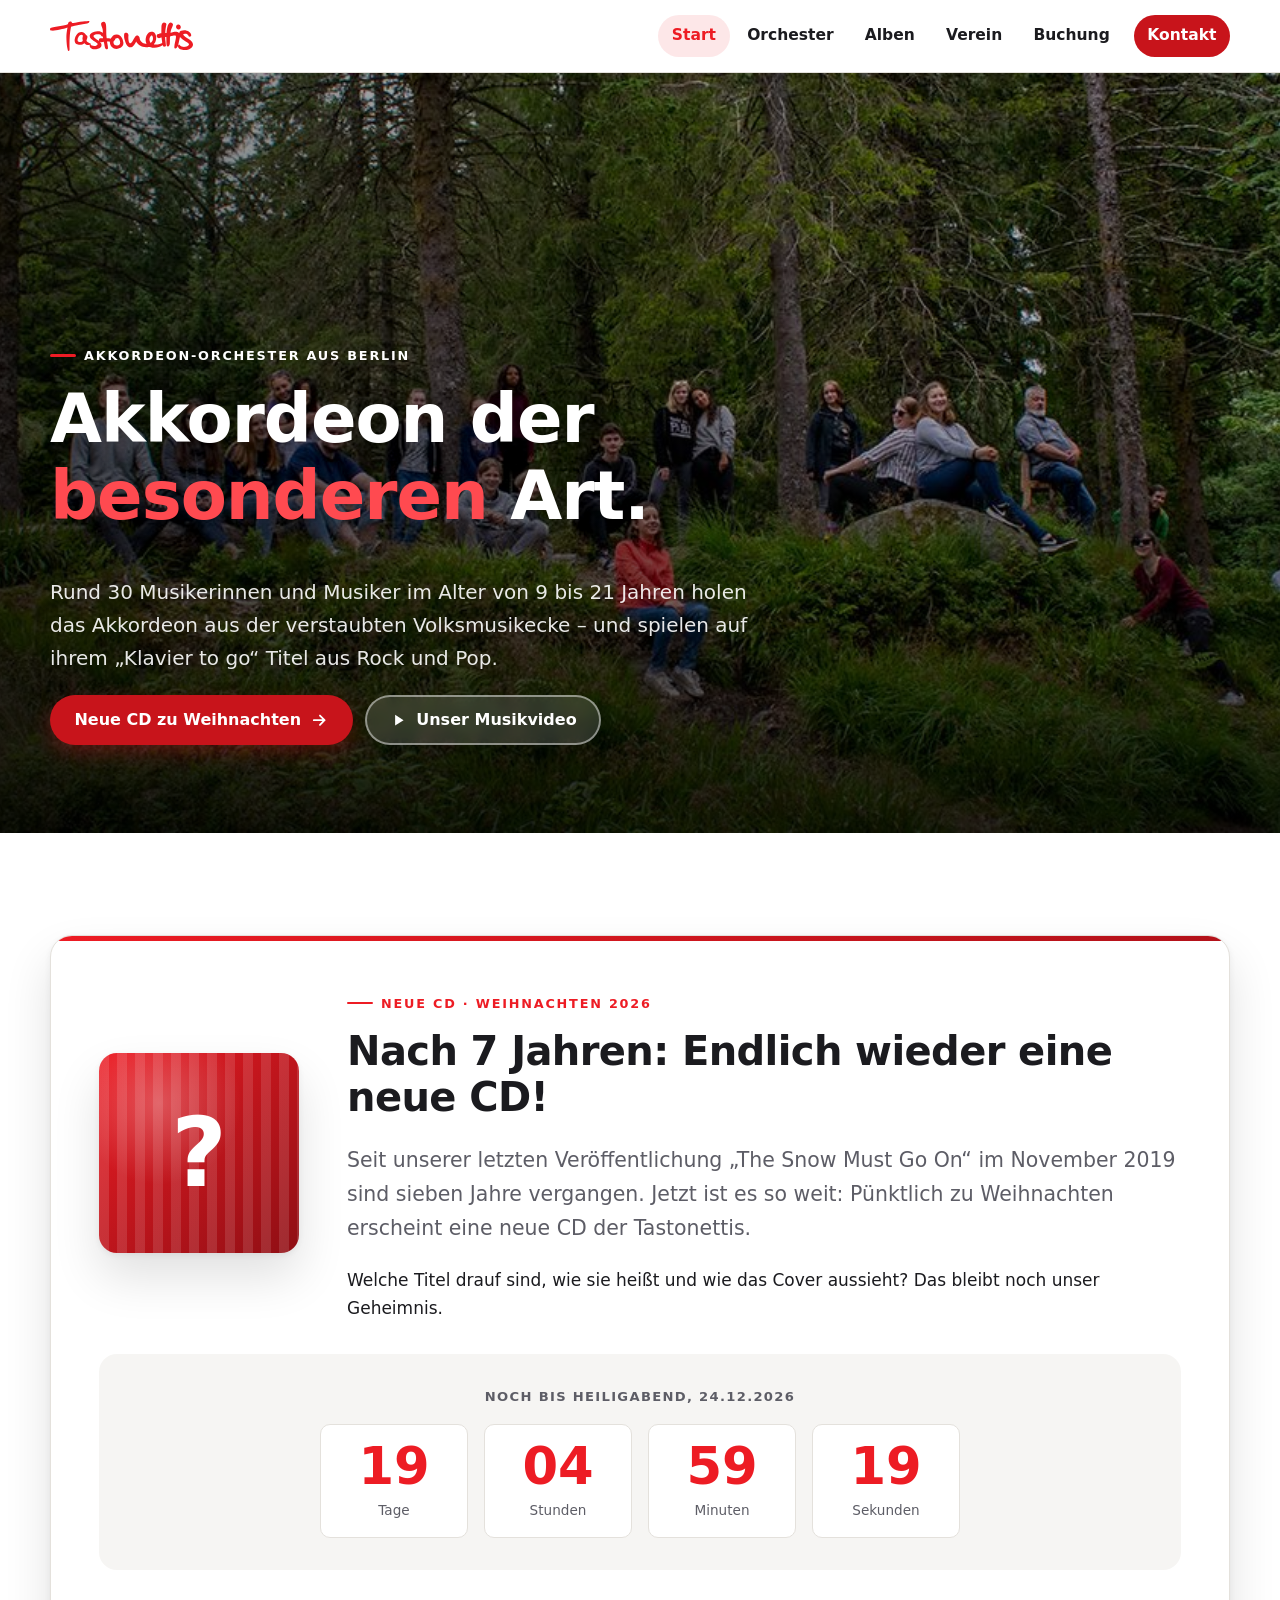
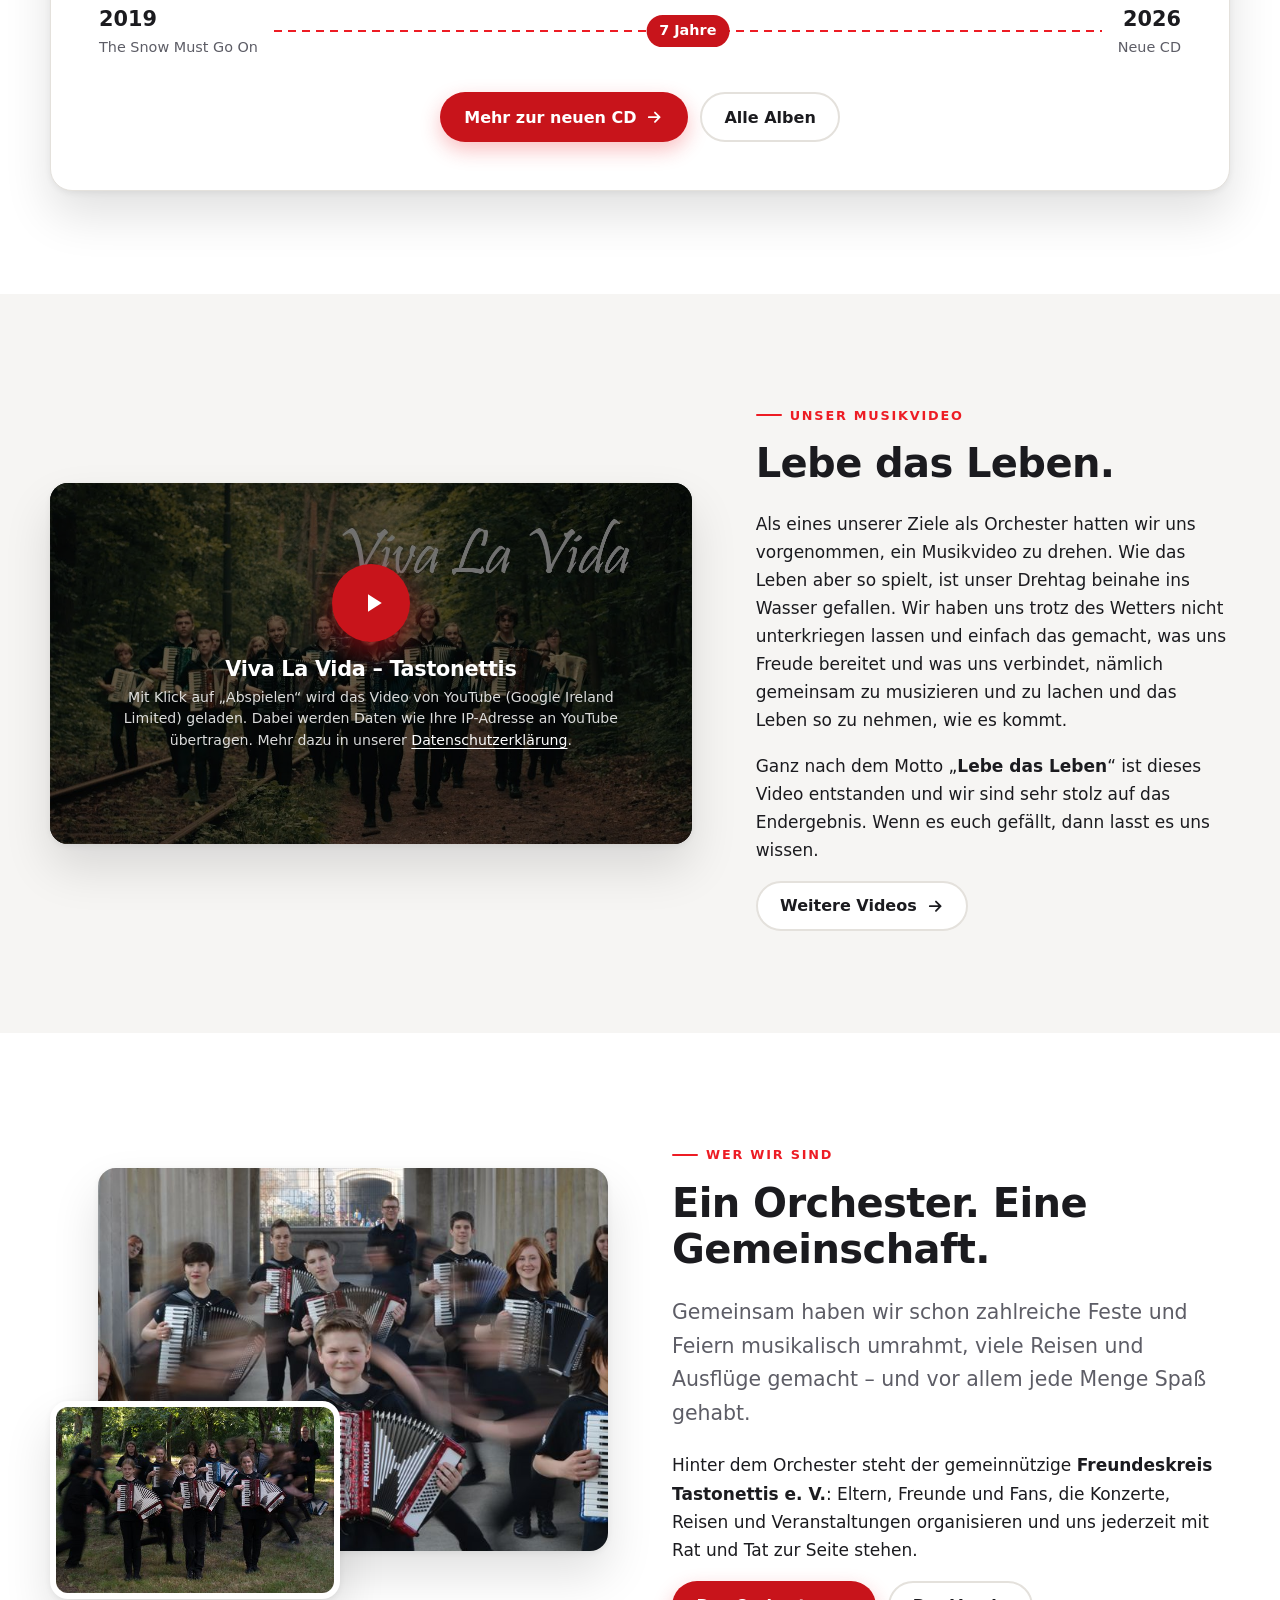
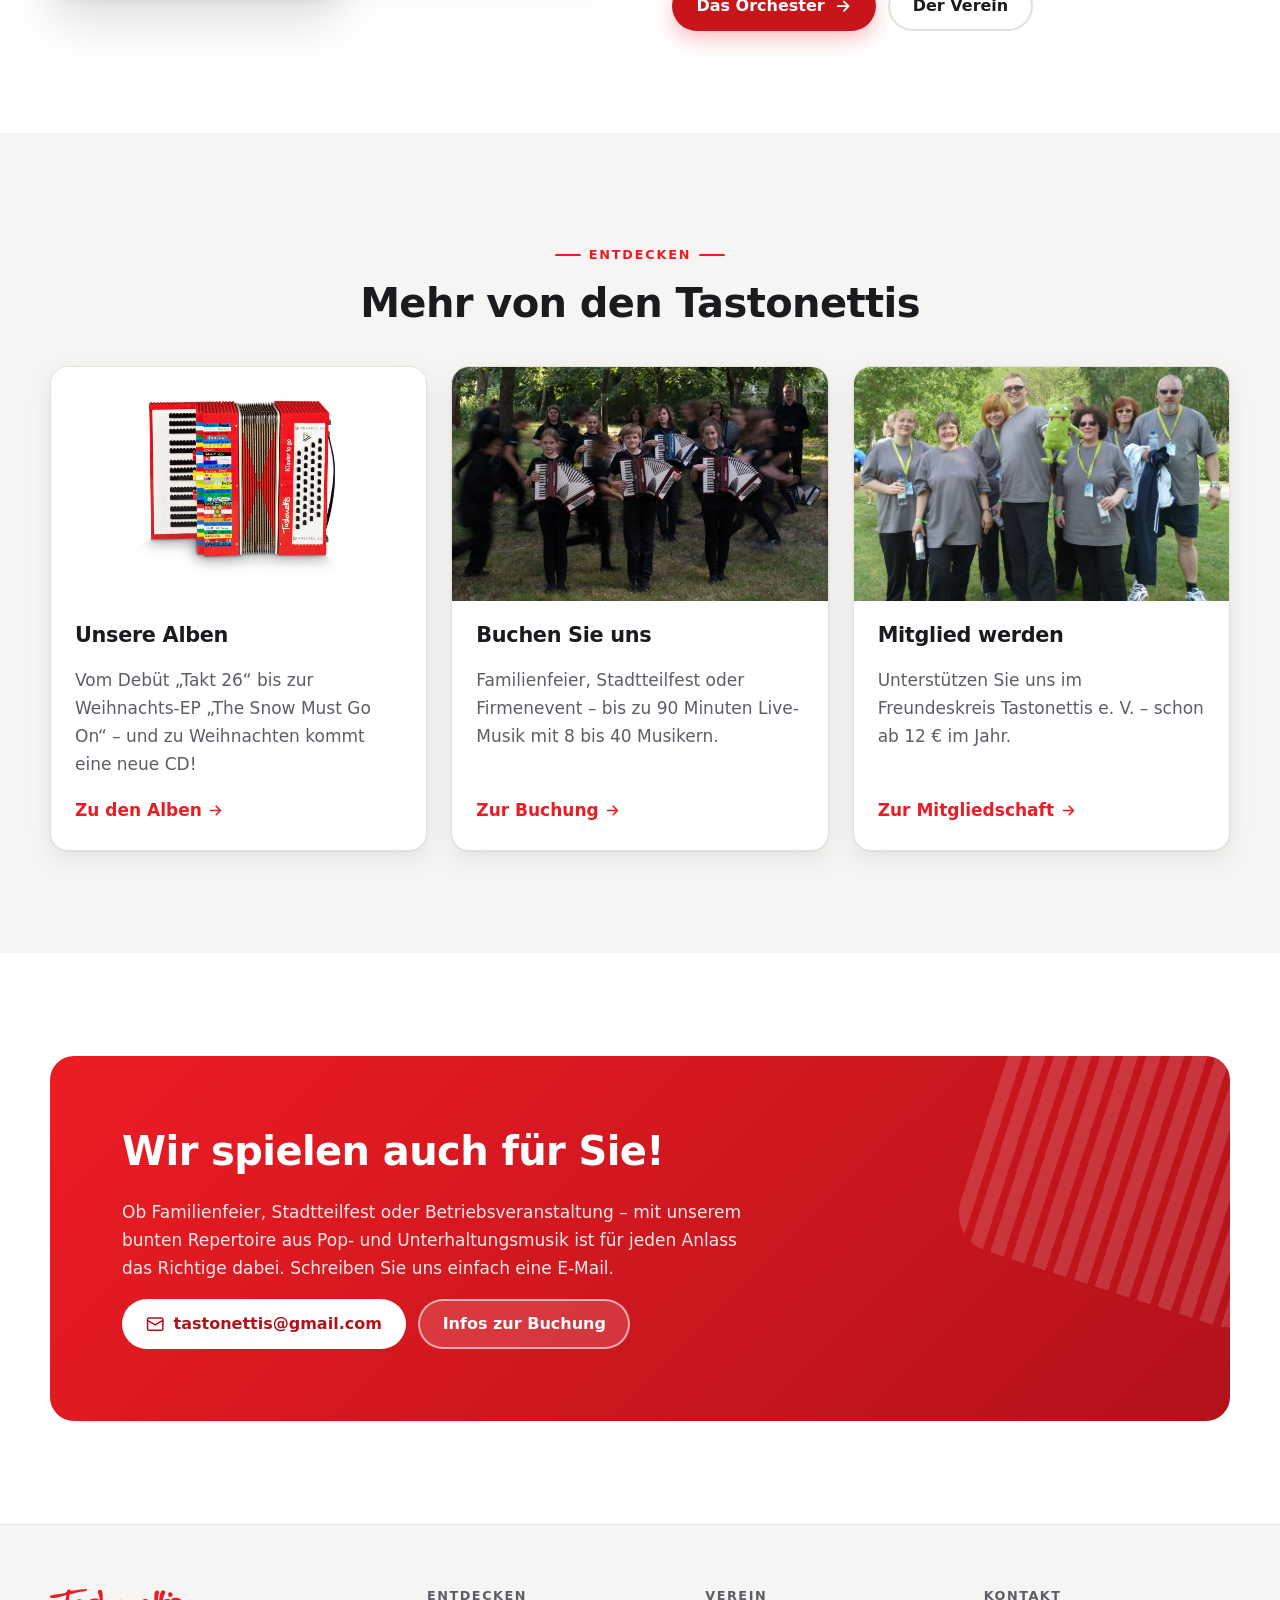
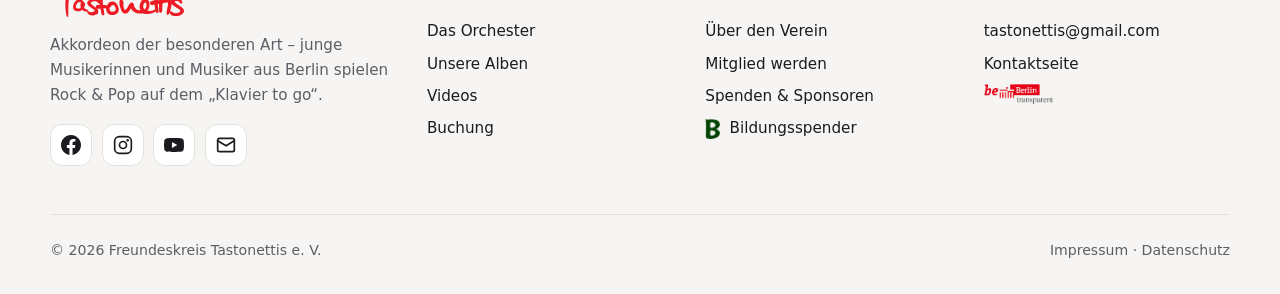
<file: index.html>
<!DOCTYPE html>
<html lang="de" class="no-js">
<head>
  <meta charset="utf-8">
  <meta name="viewport" content="width=device-width, initial-scale=1">
  <title>Die Tastonettis – Akkordeon der besonderen Art aus Berlin</title>
  <meta name="description" content="30 Musiker im Alter von 9 bis 21 spielen Akkordeon der besonderen Art: Die Tastonettis aus Berlin spielen auf ihrem „Klavier to go“ Titel aus Rock und Pop.">
  <meta name="color-scheme" content="light dark">
  <meta name="theme-color" content="#ffffff" media="(prefers-color-scheme: light)">
  <meta name="theme-color" content="#212228" media="(prefers-color-scheme: dark)">
  <link rel="canonical" href="https://tastonettis.de/">
  <meta property="og:type" content="website">
  <meta property="og:locale" content="de_DE">
  <meta property="og:site_name" content="Die Tastonettis">
  <meta property="og:title" content="Die Tastonettis – Akkordeon der besonderen Art aus Berlin">
  <meta property="og:description" content="30 Musiker im Alter von 9 bis 21 spielen Akkordeon der besonderen Art: Die Tastonettis aus Berlin spielen auf ihrem „Klavier to go“ Titel aus Rock und Pop.">
  <meta property="og:image" content="https://tastonettis.de/assets/img/cover/norway.jpg">
  <link rel="icon" href="assets/img/favicon.ico" sizes="any">
  <link rel="apple-touch-icon" href="assets/img/apple-touch-icon.png">
  <link rel="stylesheet" href="assets/css/style.css?v=408255bbe3">
  <script src="assets/js/main.js?v=9a58c8398f" defer></script>
</head>
<body>
  <a class="skip-link" href="#inhalt">Zum Inhalt springen</a>
  <header class="site-header">
    <nav class="container nav" aria-label="Hauptnavigation">
      <a class="brand" href="index.html" aria-label="Die Tastonettis – Startseite">
        <img src="assets/img/logo.svg" alt="Tastonettis" width="282" height="59">
      </a>
      <button class="nav-toggle" type="button" aria-expanded="false" aria-controls="menu" aria-label="Menü öffnen/schließen"><svg class="icon-open" viewBox="0 0 24 24" fill="none" stroke="currentColor" stroke-width="2.2" stroke-linecap="round" aria-hidden="true"><path d="M3 6h18M3 12h18M3 18h18"/></svg><svg class="icon-close" viewBox="0 0 24 24" fill="none" stroke="currentColor" stroke-width="2.2" stroke-linecap="round" aria-hidden="true"><path d="M18 6 6 18M6 6l12 12"/></svg></button>
      <ul class="nav-menu" id="menu">
        <li><a href="index.html" aria-current="page">Start</a></li>
        <li><a href="orchester.html">Orchester</a></li>
        <li><a href="alben.html">Alben</a></li>
        <li><a href="verein.html">Verein</a></li>
        <li><a href="buchung.html">Buchung</a></li>
        <li class="nav-cta"><a href="kontakt.html">Kontakt</a></li>
      </ul>
    </nav>
  </header>

  <main id="inhalt">
    <section class="hero">
      <div class="hero-bg"><img src="assets/img/cover/norway.jpg" alt="Die Tastonettis im Wald – das ganze Orchester sitzt verteilt auf einem bewaldeten Hang" width="1140" height="500"></div>
      <div class="container">
        <span class="eyebrow">Akkordeon-Orchester aus Berlin</span>
        <h1>Akkordeon der <span class="accent">besonderen</span> Art.</h1>
        <p>Rund 30 Musikerinnen und Musiker im Alter von 9 bis 21 Jahren holen das Akkordeon aus der verstaubten Volksmusikecke – und spielen auf ihrem „Klavier to go“ Titel aus Rock und Pop.</p>
        <div class="btn-row">
          <a class="btn btn-primary" href="#neue-cd">Neue CD zu Weihnachten <svg viewBox="0 0 24 24" fill="none" stroke="currentColor" stroke-width="2.4" stroke-linecap="round" stroke-linejoin="round" aria-hidden="true"><path d="M5 12h14M13 6l6 6-6 6"/></svg></a>
          <a class="btn btn-light" href="#video"><svg viewBox="0 0 24 24" fill="currentColor" aria-hidden="true"><path d="M8 5v14l11-7z"/></svg> Unser Musikvideo</a>
        </div>
      </div>
    </section>

    <section class="section" id="neue-cd">
      <div class="container">
        <article class="teaser-cd reveal" id="weihnachts-cd-start">
          <div class="teaser-cd-head">
            <div class="teaser-cd-art" aria-hidden="true"><span>?</span></div>
            <div>
              <span class="eyebrow">Neue CD · Weihnachten 2026</span>
              <h2>Nach 7 Jahren: Endlich wieder eine neue CD!</h2>
              <p class="lead">Seit unserer letzten Veröffentlichung „The Snow Must Go On“ im November 2019 sind sieben Jahre vergangen. Jetzt ist es so weit: Pünktlich zu Weihnachten erscheint eine neue CD der Tastonettis.</p>
              <p>Welche Titel drauf sind, wie sie heißt und wie das Cover aussieht? Das bleibt noch unser Geheimnis.</p>
            </div>
          </div>
          <div class="countdown" data-countdown="2026-12-24T00:00:00+01:00" aria-live="off">
            <p class="countdown-label">Noch bis Heiligabend, 24.12.2026</p>
            <div class="countdown-grid" role="timer" aria-label="Countdown bis zum 24. Dezember 2026">
              <div><strong data-cd="days">–</strong><span>Tage</span></div>
              <div><strong data-cd="hours">–</strong><span>Stunden</span></div>
              <div><strong data-cd="minutes">–</strong><span>Minuten</span></div>
              <div><strong data-cd="seconds">–</strong><span>Sekunden</span></div>
            </div>
            <p class="countdown-done" hidden>Frohe Weihnachten! Die neue CD ist da.</p>
          </div>
          <div class="teaser-cd-gap">
            <span><strong>2019</strong>The Snow Must Go On</span>
            <span class="teaser-cd-line" aria-hidden="true"><em>7 Jahre</em></span>
            <span><strong>2026</strong>Neue CD</span>
          </div>
          <div class="btn-row" style="margin-top:2rem;justify-content:center">
            <a class="btn btn-primary" href="alben.html#weihnachts-cd">Mehr zur neuen CD <svg viewBox="0 0 24 24" fill="none" stroke="currentColor" stroke-width="2.4" stroke-linecap="round" stroke-linejoin="round" aria-hidden="true"><path d="M5 12h14M13 6l6 6-6 6"/></svg></a>
            <a class="btn btn-ghost" href="alben.html">Alle Alben</a>
          </div>        </article>

      </div>
    </section>

    <section class="section section--alt" id="video">
      <div class="container split split--wide-left">
        <div class="reveal">
          <div class="video-embed" data-youtube="FFWBftLy54Y" data-title="Viva La Vida – Tastonettis">
  <div class="video-consent">
    <img src="assets/img/video/FFWBftLy54Y.jpg" alt="" loading="lazy" width="1280" height="720">
    <div class="video-consent-inner">
      <button type="button" class="video-play" aria-label="Video „Viva La Vida – Tastonettis“ abspielen – lädt Inhalte von YouTube"><svg viewBox="0 0 24 24" fill="currentColor" aria-hidden="true"><path d="M8 5v14l11-7z"/></svg></button>
      <h3>Viva La Vida – Tastonettis</h3>
      <p>Mit Klick auf „Abspielen“ wird das Video von YouTube (Google Ireland Limited) geladen. Dabei werden Daten wie Ihre IP-Adresse an YouTube übertragen. Mehr dazu in unserer <a href="datenschutz.html#youtube-mit-erweitertem-datenschutz">Datenschutzerklärung</a>.</p>
    </div>
  </div>
</div>
        </div>
        <div class="reveal">
          <span class="eyebrow">Unser Musikvideo</span>
          <h2>Lebe das Leben.</h2>
          <p>Als eines unserer Ziele als Orchester hatten wir uns vorgenommen, ein Musikvideo zu drehen. Wie das Leben aber so spielt, ist unser Drehtag beinahe ins Wasser gefallen. Wir haben uns trotz des Wetters nicht unterkriegen lassen und einfach das gemacht, was uns Freude bereitet und was uns verbindet, nämlich gemeinsam zu musizieren und zu lachen und das Leben so zu nehmen, wie es kommt.</p>
          <p>Ganz nach dem Motto „<strong>Lebe das Leben</strong>“ ist dieses Video entstanden und wir sind sehr stolz auf das Endergebnis. Wenn es euch gefällt, dann lasst es uns wissen.</p>
          <a class="btn btn-ghost" href="orchester.html#videos">Weitere Videos <svg viewBox="0 0 24 24" fill="none" stroke="currentColor" stroke-width="2.4" stroke-linecap="round" stroke-linejoin="round" aria-hidden="true"><path d="M5 12h14M13 6l6 6-6 6"/></svg></a>
        </div>
      </div>
    </section>

    <section class="section">
      <div class="container split">
        <div class="photo-stack reveal">
          <div class="photo"><img src="assets/img/cover/main.jpg" alt="Kinder mit Akkordeons zwischen Säulen" width="1140" height="500" loading="lazy" style="aspect-ratio:4/3"></div>
          <div class="photo"><img src="assets/img/cover/shooting.jpg" alt="Die Tastonettis laufen mit ihren Akkordeons über eine Wiese" width="555" height="371" loading="lazy"></div>
        </div>
        <div class="reveal">
          <span class="eyebrow">Wer wir sind</span>
          <h2>Ein Orchester. Eine Gemeinschaft.</h2>
          <p class="lead">Gemeinsam haben wir schon zahlreiche Feste und Feiern musikalisch umrahmt, viele Reisen und Ausflüge gemacht – und vor allem jede Menge Spaß gehabt.</p>
          <p>Hinter dem Orchester steht der gemeinnützige <strong>Freundeskreis Tastonettis e.&nbsp;V.</strong>: Eltern, Freunde und Fans, die Konzerte, Reisen und Veranstaltungen organisieren und uns jederzeit mit Rat und Tat zur Seite stehen.</p>
          <div class="btn-row">
            <a class="btn btn-primary" href="orchester.html">Das Orchester <svg viewBox="0 0 24 24" fill="none" stroke="currentColor" stroke-width="2.4" stroke-linecap="round" stroke-linejoin="round" aria-hidden="true"><path d="M5 12h14M13 6l6 6-6 6"/></svg></a>
            <a class="btn btn-ghost" href="verein.html">Der Verein</a>
          </div>
        </div>
      </div>
    </section>

    <section class="section section--alt">
      <div class="container">
        <div class="section-head center reveal">
          <span class="eyebrow">Entdecken</span>
          <h2>Mehr von den Tastonettis</h2>
        </div>
        <div class="grid grid-3">
          <a class="card-link reveal" href="alben.html">
            <div class="card-media"><img src="assets/img/lego/01.jpg" alt="Die CD „Klavier to go“ in Form eines bunten Akkordeons" loading="lazy" width="900" height="900" style="object-fit:contain;background:#fff"></div>
            <div class="card-body"><h3>Unsere Alben</h3><p>Vom Debüt „Takt 26“ bis zur Weihnachts-EP „The Snow Must Go On“ – und zu Weihnachten kommt eine neue CD!</p><span class="more">Zu den Alben <svg viewBox="0 0 24 24" fill="none" stroke="currentColor" stroke-width="2.4" stroke-linecap="round" stroke-linejoin="round" aria-hidden="true"><path d="M5 12h14M13 6l6 6-6 6"/></svg></span></div>
          </a>
          <a class="card-link reveal" href="buchung.html">
            <div class="card-media"><img src="assets/img/cover/shooting.jpg" alt="Die Tastonettis laufen mit ihren Akkordeons über eine Wiese" loading="lazy" width="555" height="371"></div>
            <div class="card-body"><h3>Buchen Sie uns</h3><p>Familienfeier, Stadtteilfest oder Firmenevent – bis zu 90 Minuten Live-Musik mit 8 bis 40 Musikern.</p><span class="more">Zur Buchung <svg viewBox="0 0 24 24" fill="none" stroke="currentColor" stroke-width="2.4" stroke-linecap="round" stroke-linejoin="round" aria-hidden="true"><path d="M5 12h14M13 6l6 6-6 6"/></svg></span></div>
          </a>
          <a class="card-link reveal" href="verein.html#mitgliedschaft">
            <div class="card-media"><img src="assets/img/verein/vereinsmeisterschaft2011.jpg" alt="Das Wettkampfteam des Vereins bei der Vereinsmeisterschaft 2011" loading="lazy" width="1600" height="1189" style="object-position:center top"></div>
            <div class="card-body"><h3>Mitglied werden</h3><p>Unterstützen Sie uns im Freundeskreis Tastonettis e.&nbsp;V. – schon ab 12&nbsp;€ im Jahr.</p><span class="more">Zur Mitgliedschaft <svg viewBox="0 0 24 24" fill="none" stroke="currentColor" stroke-width="2.4" stroke-linecap="round" stroke-linejoin="round" aria-hidden="true"><path d="M5 12h14M13 6l6 6-6 6"/></svg></span></div>
          </a>
        </div>
      </div>
    </section>

    <section class="section section--tight">
      <div class="container">
        <div class="cta reveal">
          <h2>Wir spielen auch für Sie!</h2>
          <p>Ob Familienfeier, Stadtteilfest oder Betriebsveranstaltung – mit unserem bunten Repertoire aus Pop- und Unterhaltungsmusik ist für jeden Anlass das Richtige dabei. Schreiben Sie uns einfach eine E-Mail.</p>
          <div class="btn-row">
            <a class="btn btn-white" href="mailto:tastonettis@gmail.com"><svg viewBox="0 0 24 24" fill="none" stroke="currentColor" stroke-width="2" stroke-linecap="round" stroke-linejoin="round" aria-hidden="true"><rect x="2" y="4" width="20" height="16" rx="2"/><path d="m22 7-10 6L2 7"/></svg> tastonettis@gmail.com</a>
            <a class="btn btn-light" href="buchung.html">Infos zur Buchung</a>
          </div>
        </div>
      </div>
    </section>

  </main>

  <footer class="site-footer">
    <div class="container">
      <div class="footer-grid">
        <div class="footer-brand">
          <img src="assets/img/logo.svg" alt="Tastonettis" width="282" height="59">
          <p>Akkordeon der besonderen Art – junge Musikerinnen und Musiker aus Berlin spielen Rock &amp; Pop auf dem „Klavier to go“.</p>
          <div class="socials">
            <a href="https://www.facebook.com/tastonettis/" target="_blank" rel="noopener" aria-label="Tastonettis auf Facebook"><svg viewBox="0 0 24 24" fill="currentColor" aria-hidden="true"><path d="M24 12.07C24 5.41 18.63 0 12 0S0 5.4 0 12.07C0 18.1 4.39 23.1 10.13 24v-8.44H7.08v-3.49h3.04V9.41c0-3.02 1.8-4.7 4.54-4.7 1.31 0 2.68.24 2.68.24v2.97h-1.5c-1.5 0-1.96.93-1.96 1.89v2.26h3.32l-.53 3.5h-2.8V24C19.62 23.1 24 18.1 24 12.07"/></svg></a>
            <a href="https://www.instagram.com/tastonettis/" target="_blank" rel="noopener" aria-label="Tastonettis auf Instagram"><svg viewBox="0 0 24 24" fill="none" stroke="currentColor" stroke-width="2" stroke-linecap="round" stroke-linejoin="round" aria-hidden="true"><rect x="2" y="2" width="20" height="20" rx="5.5"/><circle cx="12" cy="12" r="4.2"/><circle cx="17.6" cy="6.4" r=".6" fill="currentColor"/></svg></a>
            <a href="https://www.youtube.com/@DieTastonettis" target="_blank" rel="noopener" aria-label="Tastonettis auf YouTube"><svg viewBox="0 0 24 24" fill="currentColor" aria-hidden="true"><path d="M23.5 6.2a3 3 0 0 0-2.1-2.1C19.5 3.6 12 3.6 12 3.6s-7.5 0-9.4.5A3 3 0 0 0 .5 6.2 31.4 31.4 0 0 0 0 12a31.4 31.4 0 0 0 .5 5.8 3 3 0 0 0 2.1 2.1c1.9.5 9.4.5 9.4.5s7.5 0 9.4-.5a3 3 0 0 0 2.1-2.1c.5-1.9.5-5.8.5-5.8s0-3.9-.5-5.8zM9.6 15.6V8.4l6.3 3.6-6.3 3.6z"/></svg></a>
            <a href="mailto:tastonettis@gmail.com" aria-label="E-Mail an die Tastonettis"><svg viewBox="0 0 24 24" fill="none" stroke="currentColor" stroke-width="2" stroke-linecap="round" stroke-linejoin="round" aria-hidden="true"><rect x="2" y="4" width="20" height="16" rx="2"/><path d="m22 7-10 6L2 7"/></svg></a>
          </div>
        </div>
        <div>
          <h4>Entdecken</h4>
          <ul>
            <li><a href="orchester.html">Das Orchester</a></li>
            <li><a href="alben.html">Unsere Alben</a></li>
            <li><a href="orchester.html#videos">Videos</a></li>
            <li><a href="buchung.html">Buchung</a></li>
          </ul>
        </div>
        <div>
          <h4>Verein</h4>
          <ul>
            <li><a href="verein.html">Über den Verein</a></li>
            <li><a href="verein.html#mitgliedschaft">Mitglied werden</a></li>
            <li><a href="verein.html#spenden">Spenden &amp; Sponsoren</a></li>
            <li><a href="https://www.bildungsspender.de/tastonettis" target="_blank" rel="noopener" class="footer-partner"><img src="assets/img/bildungsspender.png" alt="" width="14" height="19"> Bildungsspender</a></li>
          </ul>
        </div>
        <div>
          <h4>Kontakt</h4>
          <ul>
            <li><a href="mailto:tastonettis@gmail.com">tastonettis@gmail.com</a></li>
            <li><a href="kontakt.html">Kontaktseite</a></li>
            <li><a href="https://www.berlin.de/buergeraktiv/informieren/transparenz/transparenzcharta/" target="_blank" rel="noopener" class="footer-partner" aria-label="Initiative Transparente Zivilgesellschaft – Berlin"><img src="assets/img/berlin-transparent.png" alt="Berlin Transparenz" height="20"></a></li>
          </ul>
        </div>
      </div>
      <div class="footer-bottom">
        <span>&copy; <span data-year>2026</span> Freundeskreis Tastonettis e.&nbsp;V.</span>
        <span>
          <a href="impressum.html">Impressum</a> &middot; <a href="datenschutz.html">Datenschutz</a>
        </span>
      </div>
    </div>
  </footer>
  <button class="to-top" type="button" aria-label="Nach oben"><svg viewBox="0 0 24 24" fill="none" stroke="currentColor" stroke-width="2.4" stroke-linecap="round" stroke-linejoin="round" aria-hidden="true"><path d="M12 19V5M5 12l7-7 7 7"/></svg></button>
</body>
</html>
</file>
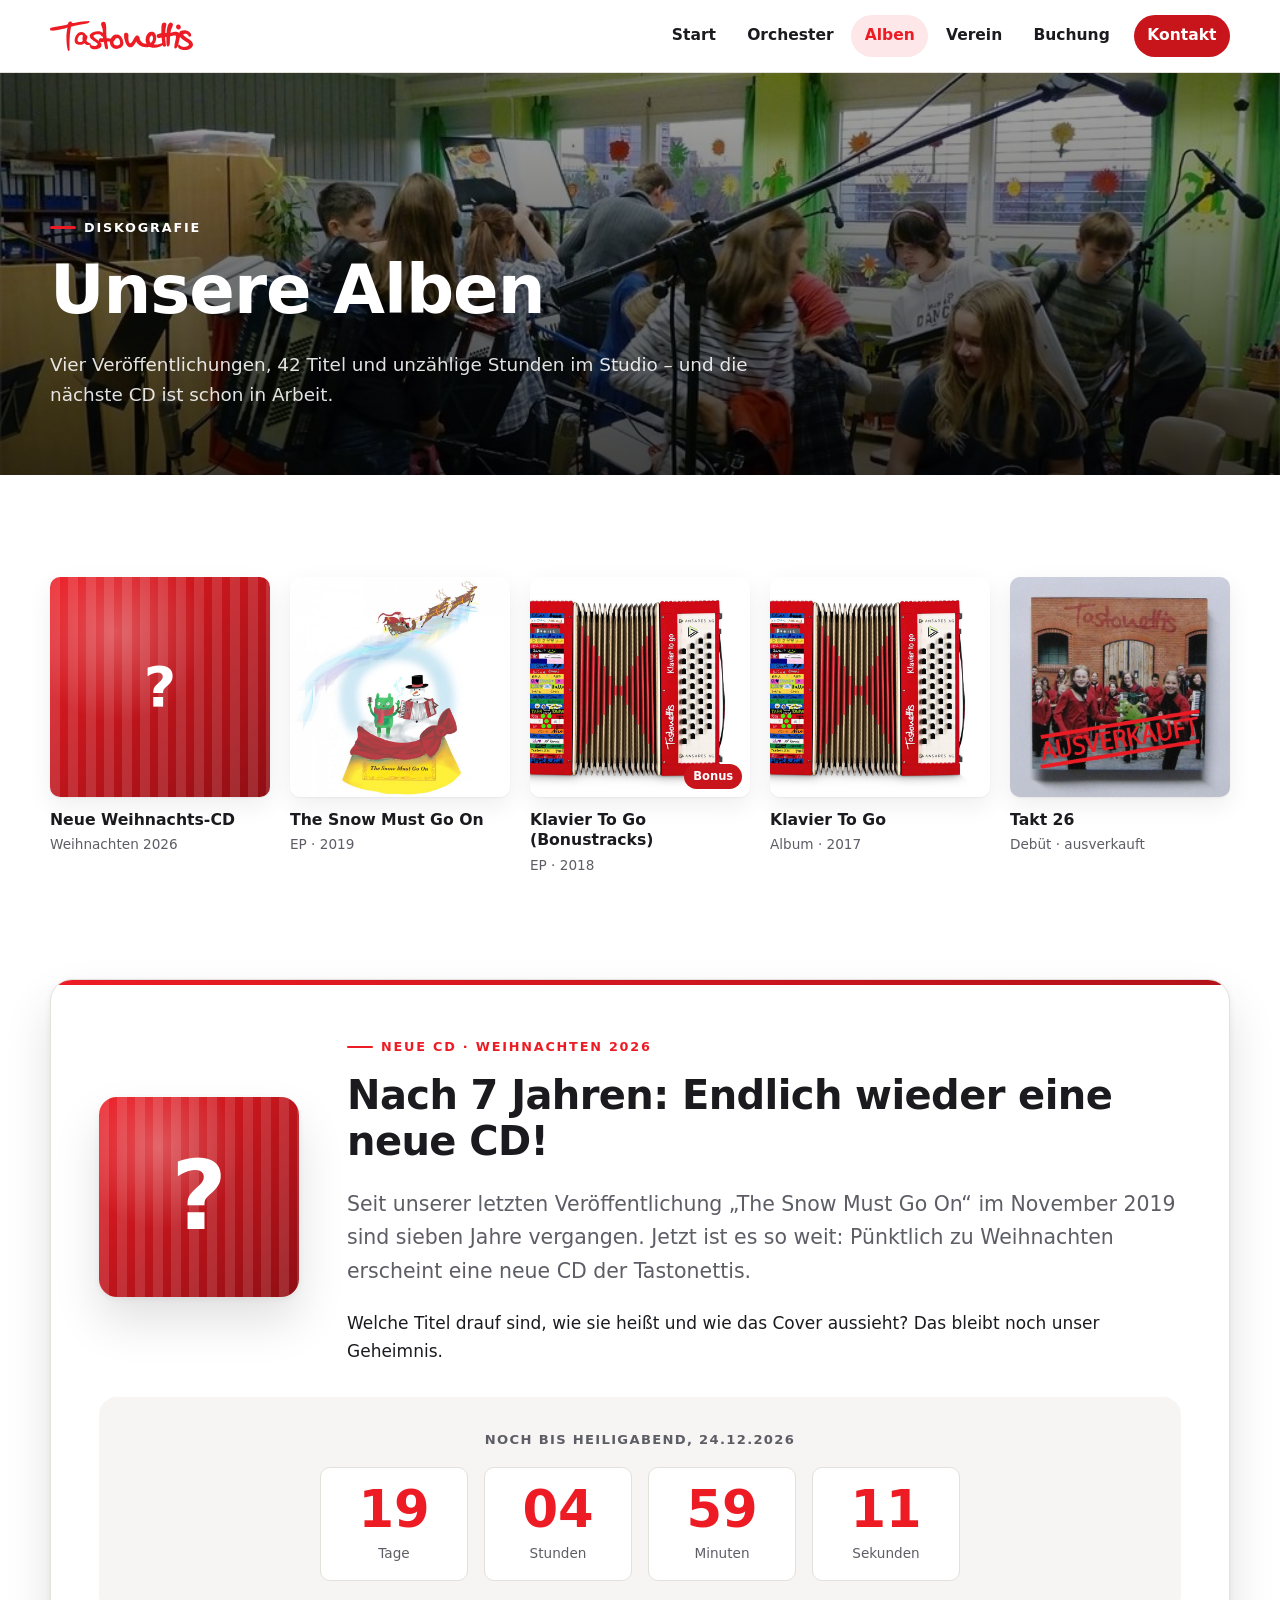
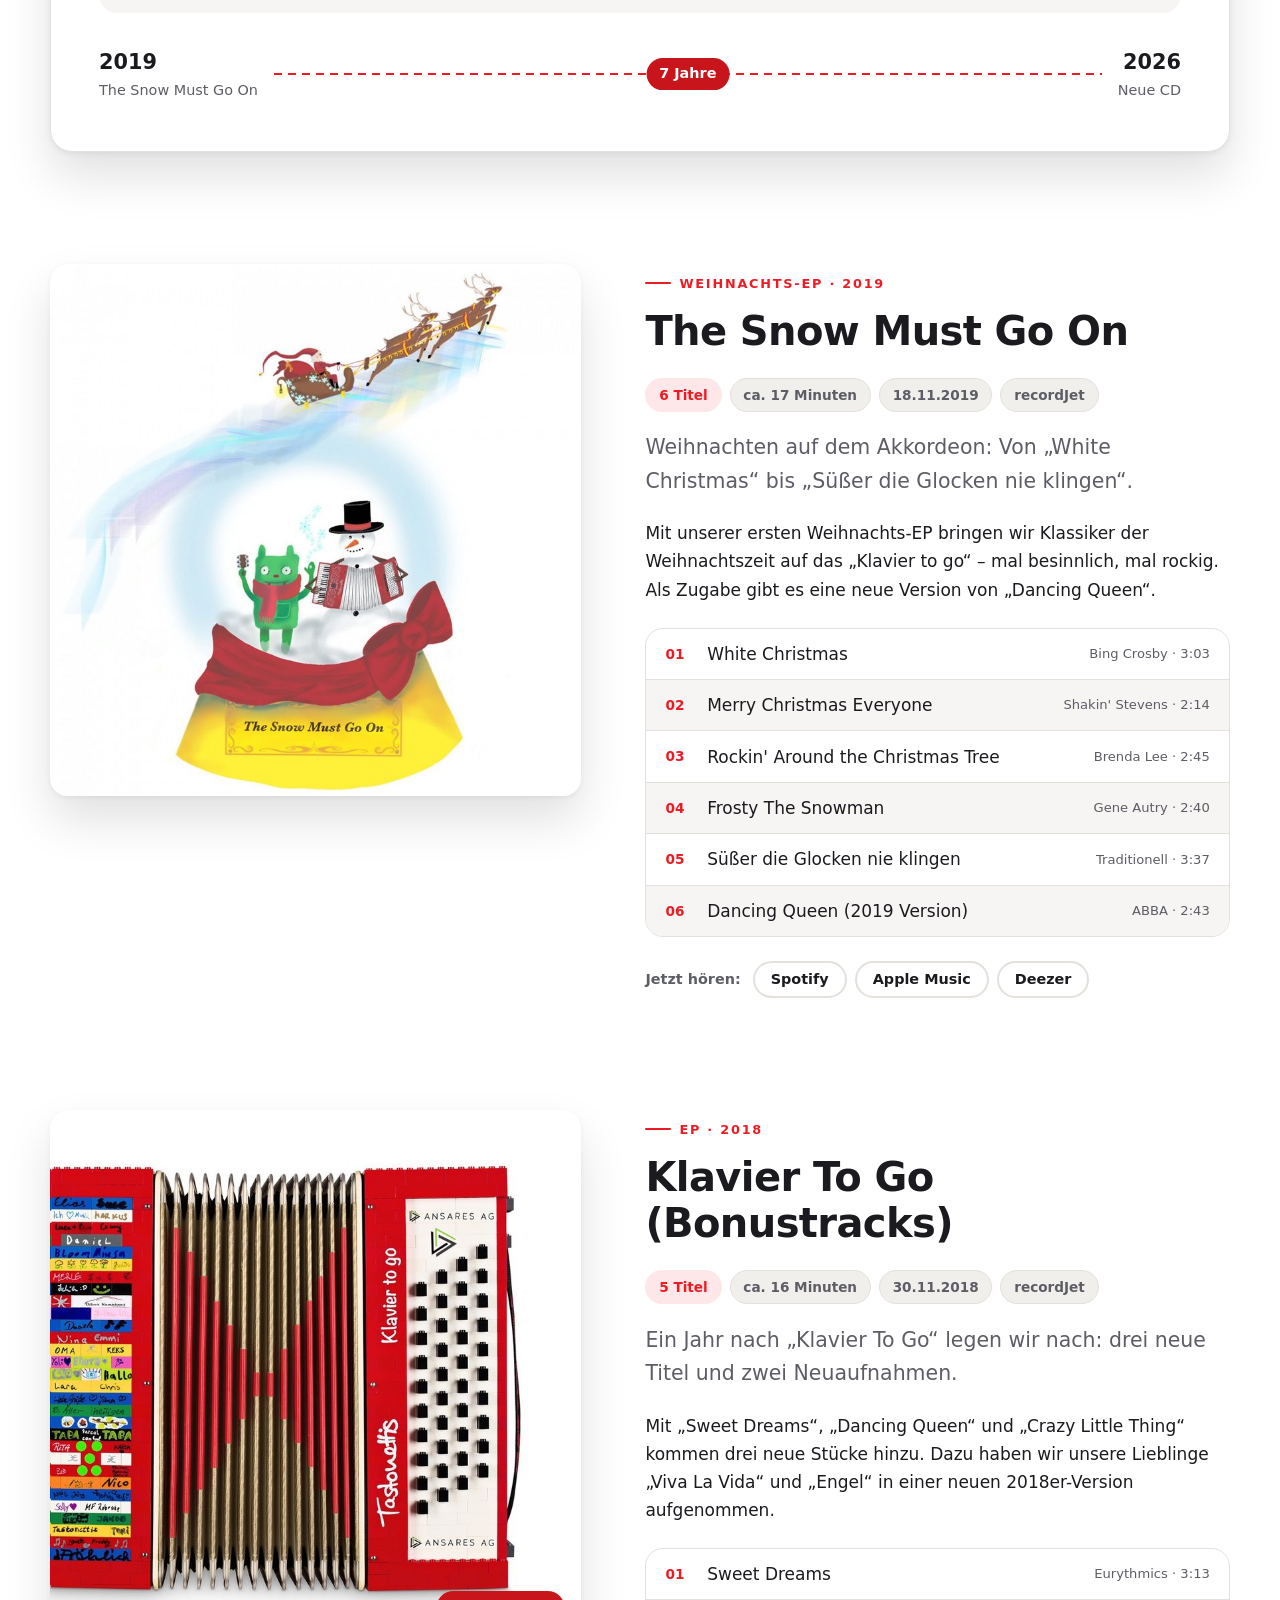
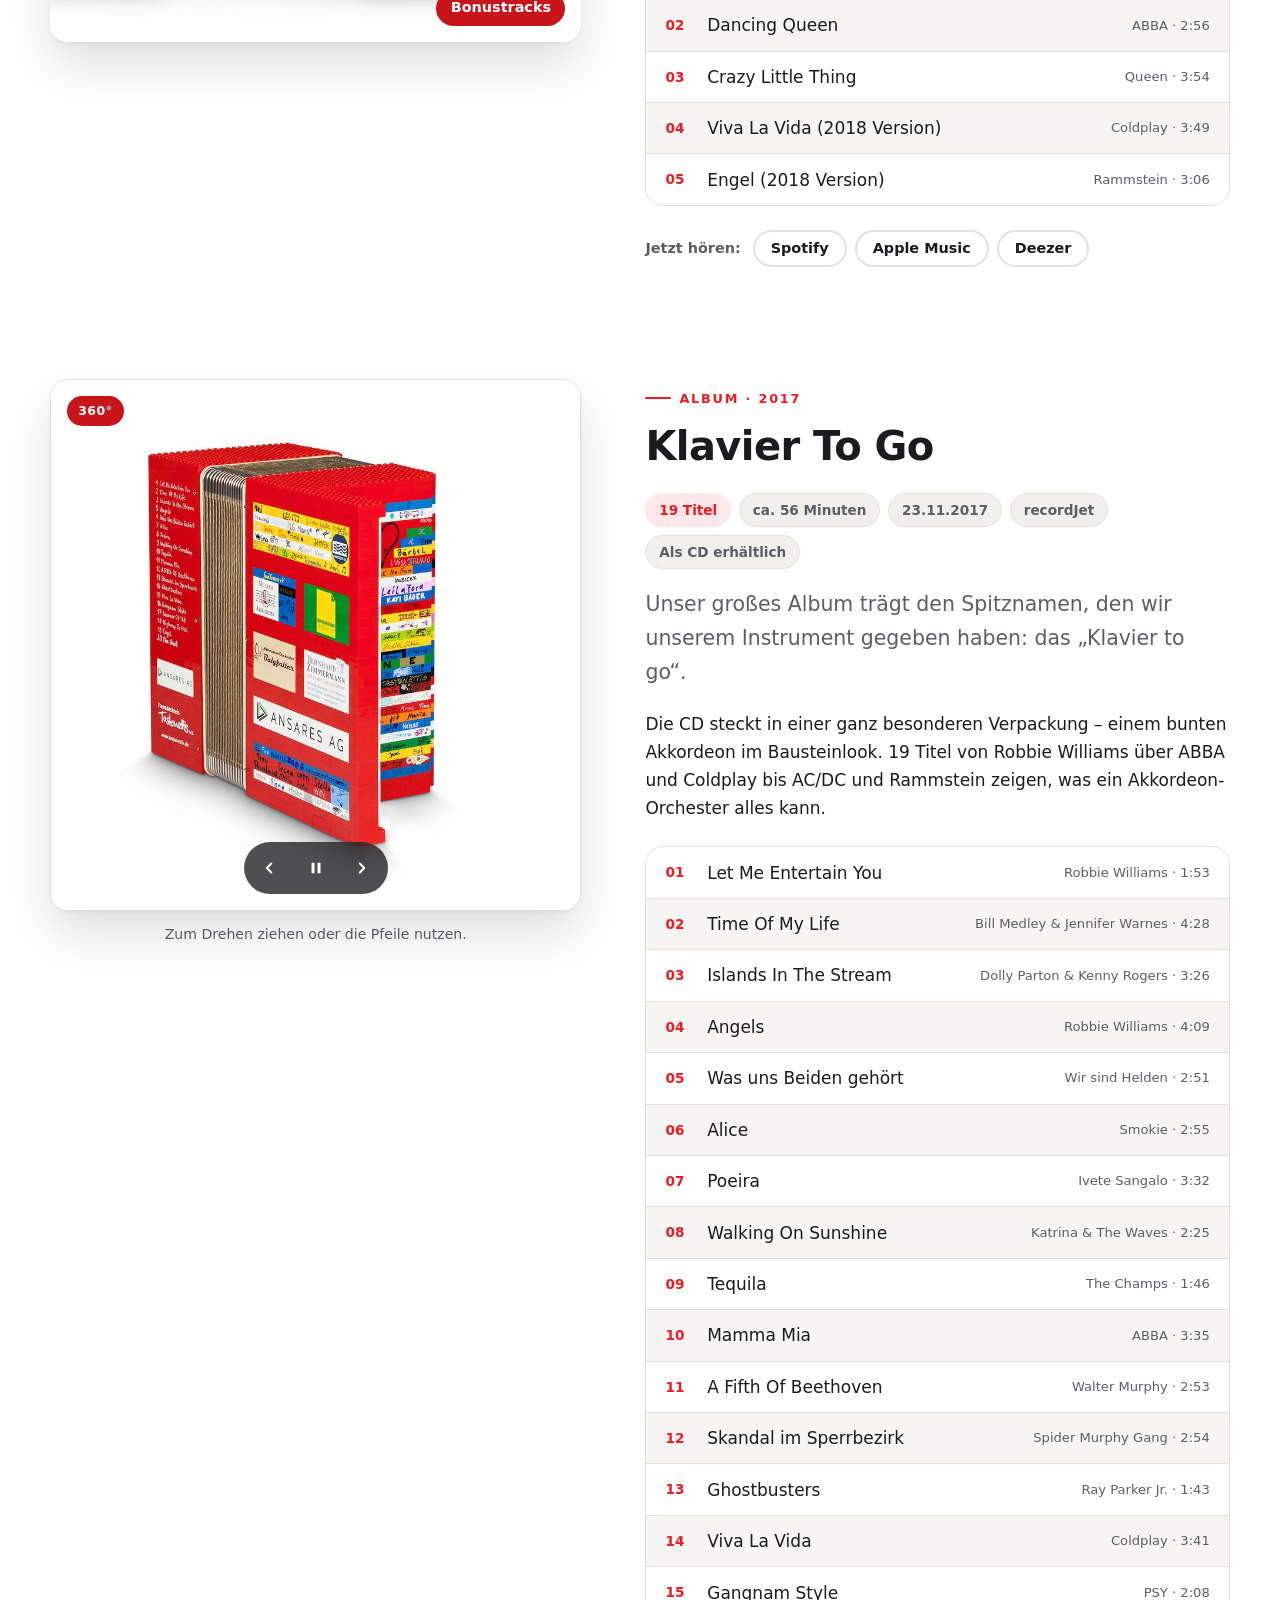
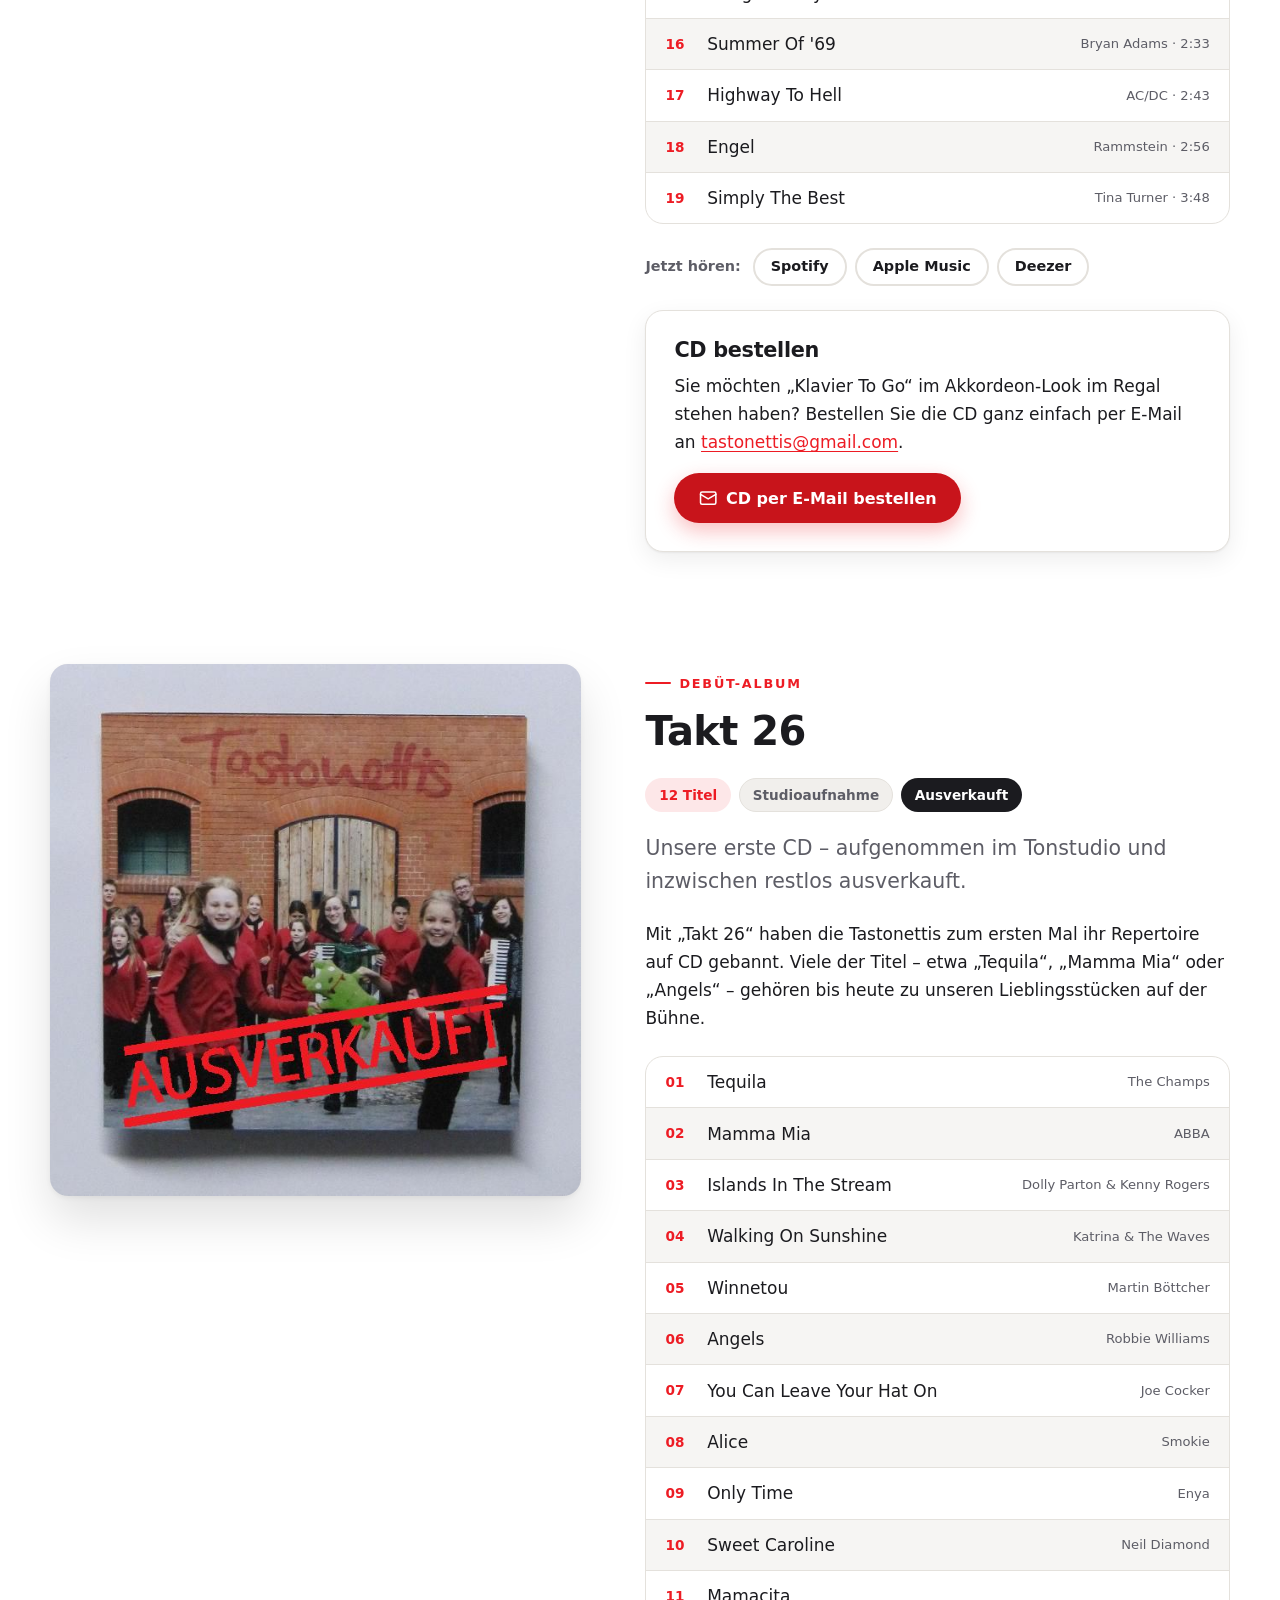
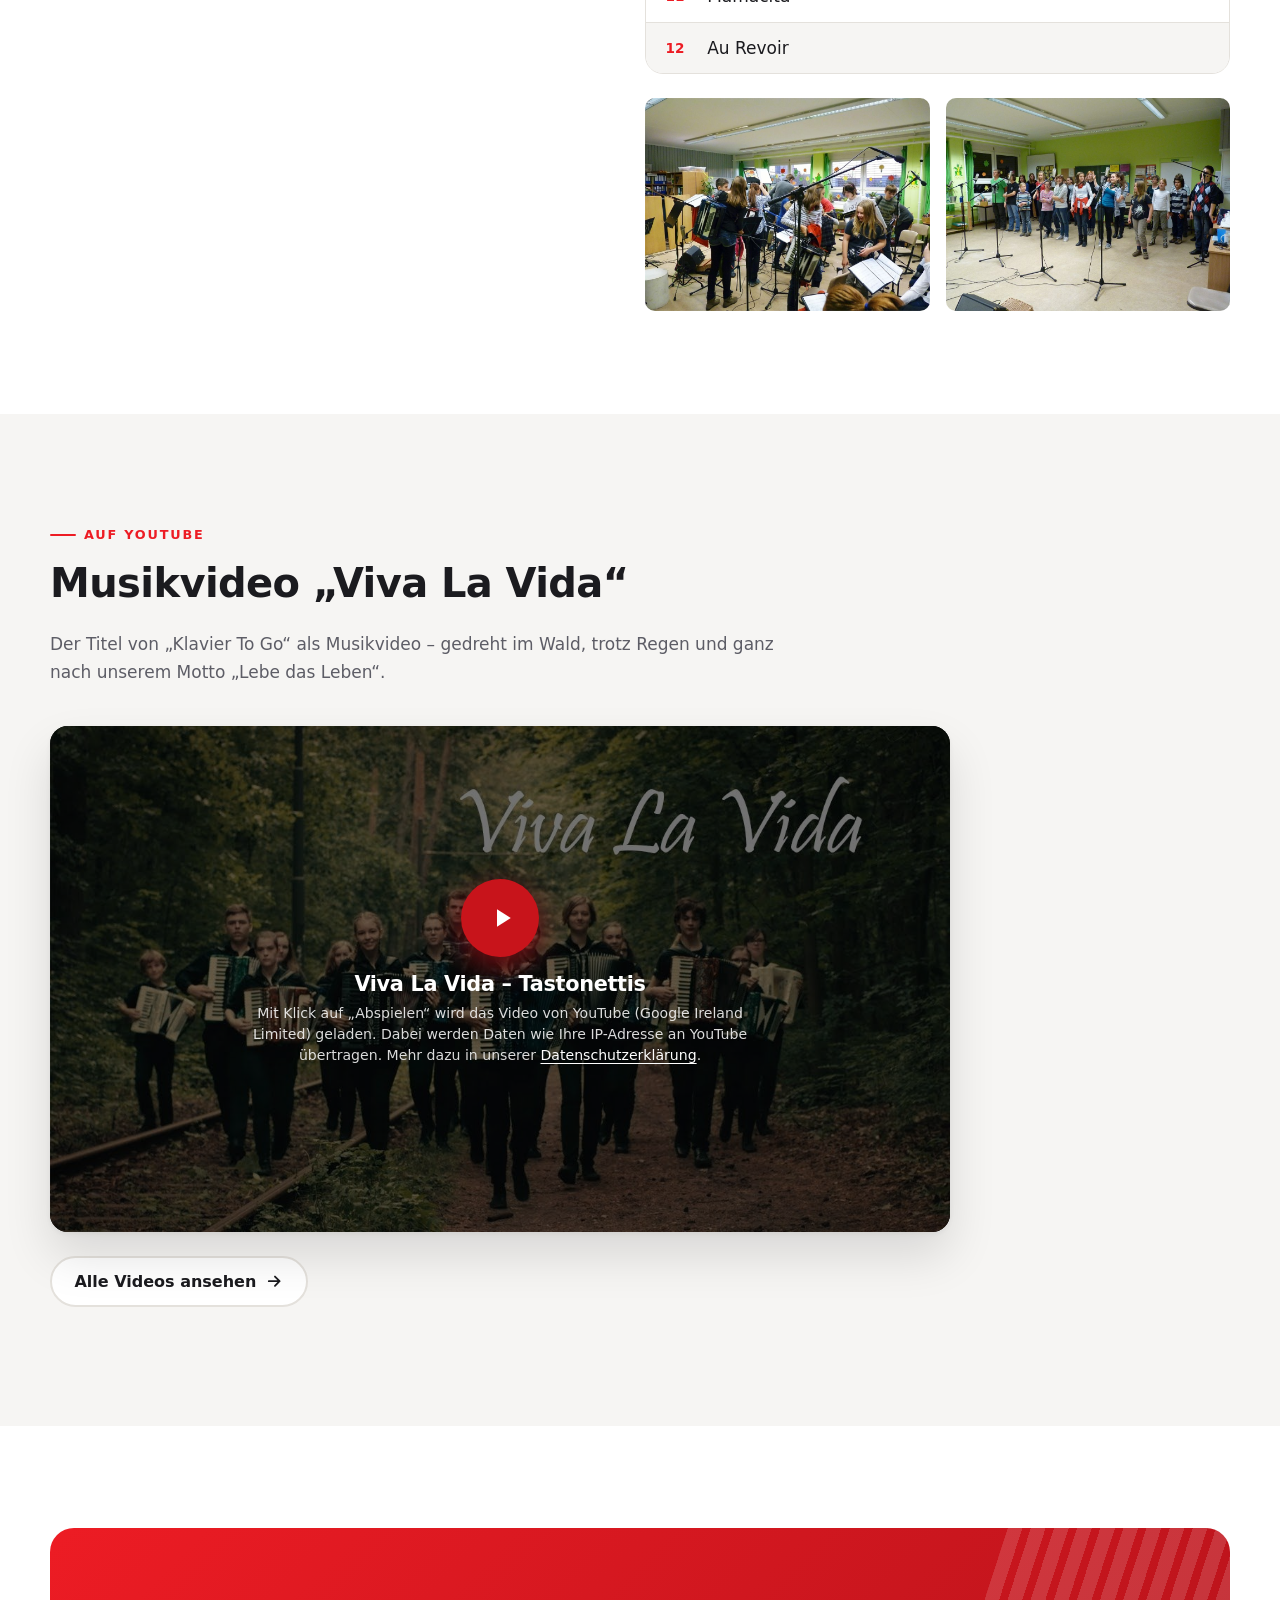
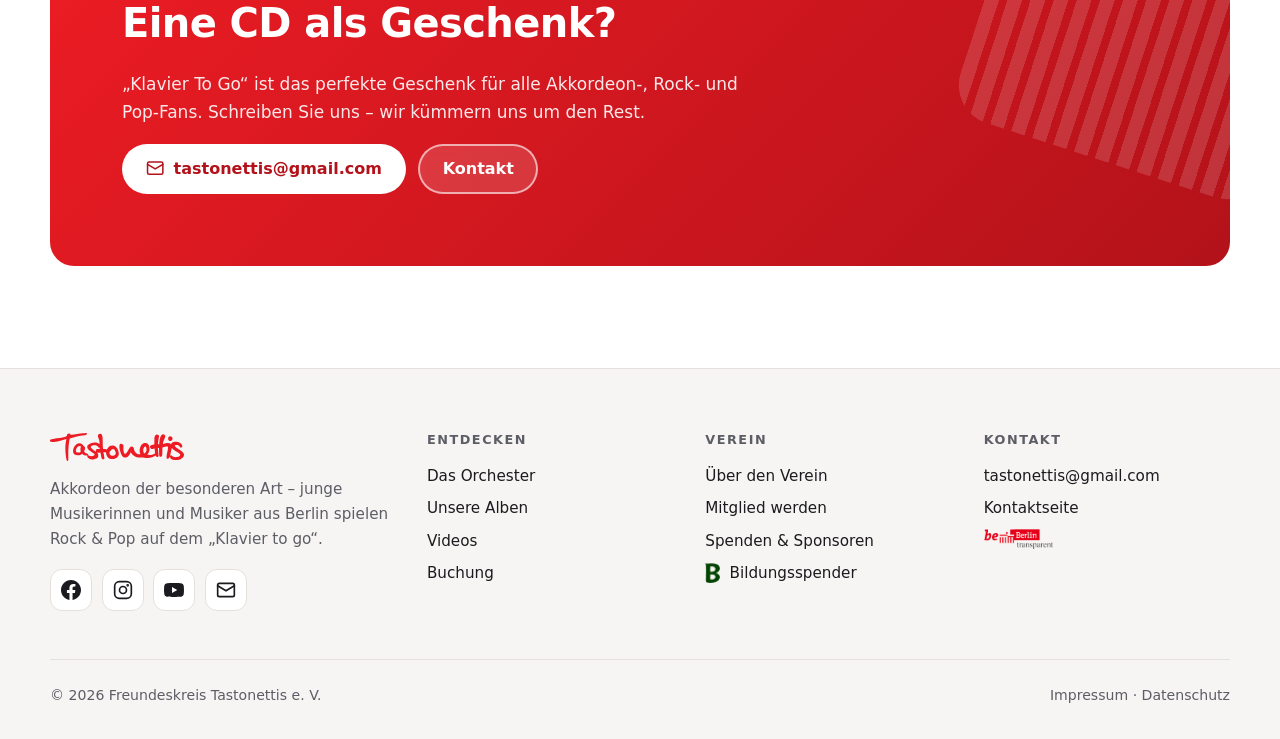
<file: alben.html>
<!DOCTYPE html>
<html lang="de" class="no-js">
<head>
  <meta charset="utf-8">
  <meta name="viewport" content="width=device-width, initial-scale=1">
  <title>Unsere Alben | Die Tastonettis</title>
  <meta name="description" content="Alle Alben der Tastonettis: „Klavier To Go“, „Klavier To Go (Bonustracks)“, die Weihnachts-EP „The Snow Must Go On“ und das Debüt „Takt 26“ – Tracklisten, Infos und Streaming-Links.">
  <meta name="color-scheme" content="light dark">
  <meta name="theme-color" content="#ffffff" media="(prefers-color-scheme: light)">
  <meta name="theme-color" content="#212228" media="(prefers-color-scheme: dark)">
  <link rel="canonical" href="https://tastonettis.de/alben.html">
  <meta property="og:type" content="website">
  <meta property="og:locale" content="de_DE">
  <meta property="og:site_name" content="Die Tastonettis">
  <meta property="og:title" content="Unsere Alben | Die Tastonettis">
  <meta property="og:description" content="Alle Alben der Tastonettis: „Klavier To Go“, „Klavier To Go (Bonustracks)“, die Weihnachts-EP „The Snow Must Go On“ und das Debüt „Takt 26“ – Tracklisten, Infos und Streaming-Links.">
  <meta property="og:image" content="https://tastonettis.de/assets/img/cover/norway.jpg">
  <link rel="icon" href="assets/img/favicon.ico" sizes="any">
  <link rel="apple-touch-icon" href="assets/img/apple-touch-icon.png">
  <link rel="stylesheet" href="assets/css/style.css?v=408255bbe3">
  <script src="assets/js/main.js?v=9a58c8398f" defer></script>
</head>
<body>
  <a class="skip-link" href="#inhalt">Zum Inhalt springen</a>
  <header class="site-header">
    <nav class="container nav" aria-label="Hauptnavigation">
      <a class="brand" href="index.html" aria-label="Die Tastonettis – Startseite">
        <img src="assets/img/logo.svg" alt="Tastonettis" width="282" height="59">
      </a>
      <button class="nav-toggle" type="button" aria-expanded="false" aria-controls="menu" aria-label="Menü öffnen/schließen"><svg class="icon-open" viewBox="0 0 24 24" fill="none" stroke="currentColor" stroke-width="2.2" stroke-linecap="round" aria-hidden="true"><path d="M3 6h18M3 12h18M3 18h18"/></svg><svg class="icon-close" viewBox="0 0 24 24" fill="none" stroke="currentColor" stroke-width="2.2" stroke-linecap="round" aria-hidden="true"><path d="M18 6 6 18M6 6l12 12"/></svg></button>
      <ul class="nav-menu" id="menu">
        <li><a href="index.html">Start</a></li>
        <li><a href="orchester.html">Orchester</a></li>
        <li><a href="alben.html" aria-current="page">Alben</a></li>
        <li><a href="verein.html">Verein</a></li>
        <li><a href="buchung.html">Buchung</a></li>
        <li class="nav-cta"><a href="kontakt.html">Kontakt</a></li>
      </ul>
    </nav>
  </header>

  <main id="inhalt">
    <section class="page-hero">
      <div class="hero-bg"><img src="assets/img/cd/takt26_studio1.jpg" alt="" style="object-position:center 45%" width="1140" height="500"></div>
      <div class="container">
        <span class="eyebrow">Diskografie</span>
        <h1>Unsere Alben</h1>
        <p>Vier Veröffentlichungen, 42 Titel und unzählige Stunden im Studio – und die nächste CD ist schon in Arbeit.</p>
      </div>
    </section>

    <section class="section">
      <div class="container">
        <div class="discography reveal" aria-label="Übersicht aller Alben">
          <a href="#weihnachts-cd" class="disc disc--secret"><span class="disc-cover disc-cover--secret" aria-hidden="true">?</span><strong>Neue Weihnachts-CD</strong><span>Weihnachten 2026</span></a>
          <a href="#the-snow-must-go-on" class="disc"><img src="assets/img/cd/snow-must-go-on.jpg" alt="" width="800" height="800" loading="lazy"><strong>The Snow Must Go On</strong><span>EP · 2019</span></a>
          <a href="#klavier-to-go-bonustracks" class="disc"><span class="disc-cover"><img src="assets/img/cd/klavier-to-go.jpg" alt="" width="800" height="800" loading="lazy"><em>Bonus</em></span><strong>Klavier To Go (Bonustracks)</strong><span>EP · 2018</span></a>
          <a href="#klavier-to-go" class="disc"><img src="assets/img/cd/klavier-to-go.jpg" alt="" width="800" height="800" loading="lazy"><strong>Klavier To Go</strong><span>Album · 2017</span></a>
          <a href="#takt-26" class="disc"><img src="assets/img/cd/takt26_cover.jpg" alt="" width="626" height="626" loading="lazy"><strong>Takt 26</strong><span>Debüt · ausverkauft</span></a>
        </div>
      </div>
    </section>

    <section class="section section--tight">
      <div class="container">

        <article class="teaser-cd reveal" id="weihnachts-cd">
          <div class="teaser-cd-head">
            <div class="teaser-cd-art" aria-hidden="true"><span>?</span></div>
            <div>
              <span class="eyebrow">Neue CD · Weihnachten 2026</span>
              <h2>Nach 7 Jahren: Endlich wieder eine neue CD!</h2>
              <p class="lead">Seit unserer letzten Veröffentlichung „The Snow Must Go On“ im November 2019 sind sieben Jahre vergangen. Jetzt ist es so weit: Pünktlich zu Weihnachten erscheint eine neue CD der Tastonettis.</p>
              <p>Welche Titel drauf sind, wie sie heißt und wie das Cover aussieht? Das bleibt noch unser Geheimnis.</p>
            </div>
          </div>
          <div class="countdown" data-countdown="2026-12-24T00:00:00+01:00" aria-live="off">
            <p class="countdown-label">Noch bis Heiligabend, 24.12.2026</p>
            <div class="countdown-grid" role="timer" aria-label="Countdown bis zum 24. Dezember 2026">
              <div><strong data-cd="days">–</strong><span>Tage</span></div>
              <div><strong data-cd="hours">–</strong><span>Stunden</span></div>
              <div><strong data-cd="minutes">–</strong><span>Minuten</span></div>
              <div><strong data-cd="seconds">–</strong><span>Sekunden</span></div>
            </div>
            <p class="countdown-done" hidden>Frohe Weihnachten! Die neue CD ist da.</p>
          </div>
          <div class="teaser-cd-gap">
            <span><strong>2019</strong>The Snow Must Go On</span>
            <span class="teaser-cd-line" aria-hidden="true"><em>7 Jahre</em></span>
            <span><strong>2026</strong>Neue CD</span>
          </div>
        </article>


        <article class="album" id="the-snow-must-go-on">
          <div class="album-cover reveal">
            <div class="photo"><img src="assets/img/cd/snow-must-go-on.jpg" alt="Cover „The Snow Must Go On“: Schneemann mit Akkordeon und grünes Maskottchen in einer Schneekugel, darüber der Weihnachtsmann mit Rentierschlitten" width="800" height="800"></div>
          </div>
          <div class="reveal">
            <span class="eyebrow">Weihnachts-EP · 2019</span>
            <h2>The Snow Must Go On</h2>
            <ul class="album-meta">
              <li class="tag tag--brand">6 Titel</li>
              <li class="tag">ca. 17 Minuten</li>
              <li class="tag">18.11.2019</li>
              <li class="tag">recordJet</li>
            </ul>
            <p class="lead">Weihnachten auf dem Akkordeon: Von „White Christmas“ bis „Süßer die Glocken nie klingen“.</p>
            <p>Mit unserer ersten Weihnachts-EP bringen wir Klassiker der Weihnachtszeit auf das „Klavier to go“ – mal besinnlich, mal rockig. Als Zugabe gibt es eine neue Version von „Dancing Queen“.</p>
            <ol class="tracklist">
              <li><span>White Christmas</span><small>Bing Crosby · 3:03</small></li>
              <li><span>Merry Christmas Everyone</span><small>Shakin' Stevens · 2:14</small></li>
              <li><span>Rockin&#x27; Around the Christmas Tree</span><small>Brenda Lee · 2:45</small></li>
              <li><span>Frosty The Snowman</span><small>Gene Autry · 2:40</small></li>
              <li><span>Süßer die Glocken nie klingen</span><small>Traditionell · 3:37</small></li>
              <li><span>Dancing Queen (2019 Version)</span><small>ABBA · 2:43</small></li>
            </ol>
            <div class="stream-links">
              <span class="muted">Jetzt hören:</span>
              <a class="btn btn-ghost btn-sm" href="https://open.spotify.com/artist/6AaH5f3NDIr6T8GKJIKg3H" target="_blank" rel="noopener">Spotify</a>
              <a class="btn btn-ghost btn-sm" href="https://music.apple.com/de/album/the-snow-must-go-on-ep/1489396772" target="_blank" rel="noopener">Apple Music</a>
              <a class="btn btn-ghost btn-sm" href="https://www.deezer.com/album/120053702" target="_blank" rel="noopener">Deezer</a>
            </div>
          </div>
        </article>

        <article class="album" id="klavier-to-go-bonustracks">
          <div class="album-cover reveal">
            <div class="photo cover-bonus"><img src="assets/img/cd/klavier-to-go.jpg" alt="Cover „Klavier To Go (Bonustracks)“: rotes Akkordeon aus Bausteinen mit dem Tastonettis-Schriftzug" width="800" height="800"><span>Bonustracks</span></div>
          </div>
          <div class="reveal">
            <span class="eyebrow">EP · 2018</span>
            <h2>Klavier To Go (Bonustracks)</h2>
            <ul class="album-meta">
              <li class="tag tag--brand">5 Titel</li>
              <li class="tag">ca. 16 Minuten</li>
              <li class="tag">30.11.2018</li>
              <li class="tag">recordJet</li>
            </ul>
            <p class="lead">Ein Jahr nach „Klavier To Go“ legen wir nach: drei neue Titel und zwei Neuaufnahmen.</p>
            <p>Mit „Sweet Dreams“, „Dancing Queen“ und „Crazy Little Thing“ kommen drei neue Stücke hinzu. Dazu haben wir unsere Lieblinge „Viva La Vida“ und „Engel“ in einer neuen 2018er-Version aufgenommen.</p>
            <ol class="tracklist">
              <li><span>Sweet Dreams</span><small>Eurythmics · 3:13</small></li>
              <li><span>Dancing Queen</span><small>ABBA · 2:56</small></li>
              <li><span>Crazy Little Thing</span><small>Queen · 3:54</small></li>
              <li><span>Viva La Vida (2018 Version)</span><small>Coldplay · 3:49</small></li>
              <li><span>Engel (2018 Version)</span><small>Rammstein · 3:06</small></li>
            </ol>
            <div class="stream-links">
              <span class="muted">Jetzt hören:</span>
              <a class="btn btn-ghost btn-sm" href="https://open.spotify.com/artist/6AaH5f3NDIr6T8GKJIKg3H" target="_blank" rel="noopener">Spotify</a>
              <a class="btn btn-ghost btn-sm" href="https://music.apple.com/de/album/klavier-to-go-bonustracks-ep/1444854563" target="_blank" rel="noopener">Apple Music</a>
              <a class="btn btn-ghost btn-sm" href="https://www.deezer.com/album/80302312" target="_blank" rel="noopener">Deezer</a>
            </div>
          </div>
        </article>

        <article class="album" id="klavier-to-go">
          <div class="album-cover reveal">
            <div class="spin" data-spin="assets/img/lego/" data-frames="24" tabindex="0" role="img" aria-label="360-Grad-Ansicht der CD „Klavier to go“ in Form eines bunten Akkordeons. Mit den Pfeiltasten drehen.">
              <span class="spin-badge">360°</span>
              <img src="assets/img/lego/01.jpg" alt="" width="900" height="900">
              <div class="spin-controls">
                <button type="button" data-spin-prev aria-label="Nach links drehen"><svg viewBox="0 0 24 24" fill="none" stroke="currentColor" stroke-width="2.4" stroke-linecap="round" stroke-linejoin="round" aria-hidden="true"><path d="M15 18l-6-6 6-6"/></svg></button>
                <button type="button" data-spin-play aria-label="Automatisch drehen"><svg viewBox="0 0 24 24" fill="currentColor" aria-hidden="true"><path d="M8 5v14l11-7z"/></svg></button>
                <button type="button" data-spin-next aria-label="Nach rechts drehen"><svg viewBox="0 0 24 24" fill="none" stroke="currentColor" stroke-width="2.4" stroke-linecap="round" stroke-linejoin="round" aria-hidden="true"><path d="M9 18l6-6-6-6"/></svg></button>
              </div>
            </div>
            <p class="spin-hint">Zum Drehen ziehen oder die Pfeile nutzen.</p>
          </div>
          <div class="reveal">
            <span class="eyebrow">Album · 2017</span>
            <h2>Klavier To Go</h2>
            <ul class="album-meta">
              <li class="tag tag--brand">19 Titel</li>
              <li class="tag">ca. 56 Minuten</li>
              <li class="tag">23.11.2017</li>
              <li class="tag">recordJet</li>
              <li class="tag">Als CD erhältlich</li>
            </ul>
            <p class="lead">Unser großes Album trägt den Spitznamen, den wir unserem Instrument gegeben haben: das „Klavier to go“.</p>
            <p>Die CD steckt in einer ganz besonderen Verpackung – einem bunten Akkordeon im Bausteinlook. 19 Titel von Robbie Williams über ABBA und Coldplay bis AC/DC und Rammstein zeigen, was ein Akkordeon-Orchester alles kann.</p>
            <ol class="tracklist">
              <li><span>Let Me Entertain You</span><small>Robbie Williams · 1:53</small></li>
              <li><span>Time Of My Life</span><small>Bill Medley &amp; Jennifer Warnes · 4:28</small></li>
              <li><span>Islands In The Stream</span><small>Dolly Parton &amp; Kenny Rogers · 3:26</small></li>
              <li><span>Angels</span><small>Robbie Williams · 4:09</small></li>
              <li><span>Was uns Beiden gehört</span><small>Wir sind Helden · 2:51</small></li>
              <li><span>Alice</span><small>Smokie · 2:55</small></li>
              <li><span>Poeira</span><small>Ivete Sangalo · 3:32</small></li>
              <li><span>Walking On Sunshine</span><small>Katrina &amp; The Waves · 2:25</small></li>
              <li><span>Tequila</span><small>The Champs · 1:46</small></li>
              <li><span>Mamma Mia</span><small>ABBA · 3:35</small></li>
              <li><span>A Fifth Of Beethoven</span><small>Walter Murphy · 2:53</small></li>
              <li><span>Skandal im Sperrbezirk</span><small>Spider Murphy Gang · 2:54</small></li>
              <li><span>Ghostbusters</span><small>Ray Parker Jr. · 1:43</small></li>
              <li><span>Viva La Vida</span><small>Coldplay · 3:41</small></li>
              <li><span>Gangnam Style</span><small>PSY · 2:08</small></li>
              <li><span>Summer Of &#x27;69</span><small>Bryan Adams · 2:33</small></li>
              <li><span>Highway To Hell</span><small>AC/DC · 2:43</small></li>
              <li><span>Engel</span><small>Rammstein · 2:56</small></li>
              <li><span>Simply The Best</span><small>Tina Turner · 3:48</small></li>
            </ol>
            <div class="stream-links">
              <span class="muted">Jetzt hören:</span>
              <a class="btn btn-ghost btn-sm" href="https://open.spotify.com/artist/6AaH5f3NDIr6T8GKJIKg3H" target="_blank" rel="noopener">Spotify</a>
              <a class="btn btn-ghost btn-sm" href="https://music.apple.com/de/album/klavier-to-go/1320059874" target="_blank" rel="noopener">Apple Music</a>
              <a class="btn btn-ghost btn-sm" href="https://www.deezer.com/album/52731922" target="_blank" rel="noopener">Deezer</a>
            </div>
            <div class="card" style="margin-top:1.5rem">
              <h3>CD bestellen</h3>
              <p>Sie möchten „Klavier To Go“ im Akkordeon-Look im Regal stehen haben? Bestellen Sie die CD ganz einfach per E-Mail an <a href="mailto:tastonettis@gmail.com">tastonettis@gmail.com</a>.</p>
              <a class="btn btn-primary" href="mailto:tastonettis@gmail.com?subject=Bestellung%20CD%20%22Klavier%20to%20go%22"><svg viewBox="0 0 24 24" fill="none" stroke="currentColor" stroke-width="2" stroke-linecap="round" stroke-linejoin="round" aria-hidden="true"><rect x="2" y="4" width="20" height="16" rx="2"/><path d="m22 7-10 6L2 7"/></svg> CD per E-Mail bestellen</a>
            </div>
          </div>
        </article>

        <article class="album" id="takt-26">
          <div class="album-cover reveal">
            <div class="photo"><img src="assets/img/cd/takt26_cover.jpg" alt="Cover der CD „Takt 26“ – die Tastonettis vor einer Backsteinwand, darüber der Stempel „Ausverkauft“" width="626" height="626"></div>
          </div>
          <div class="reveal">
            <span class="eyebrow">Debüt-Album</span>
            <h2>Takt 26</h2>
            <ul class="album-meta">
              <li class="tag tag--brand">12 Titel</li>
              <li class="tag">Studioaufnahme</li>
              <li class="tag tag--soldout">Ausverkauft</li>
            </ul>
            <p class="lead">Unsere erste CD – aufgenommen im Tonstudio und inzwischen restlos ausverkauft.</p>
            <p>Mit „Takt 26“ haben die Tastonettis zum ersten Mal ihr Repertoire auf CD gebannt. Viele der Titel – etwa „Tequila“, „Mamma Mia“ oder „Angels“ – gehören bis heute zu unseren Lieblingsstücken auf der Bühne.</p>
            <ol class="tracklist">
              <li><span>Tequila</span><small>The Champs</small></li>
              <li><span>Mamma Mia</span><small>ABBA</small></li>
              <li><span>Islands In The Stream</span><small>Dolly Parton &amp; Kenny Rogers</small></li>
              <li><span>Walking On Sunshine</span><small>Katrina &amp; The Waves</small></li>
              <li><span>Winnetou</span><small>Martin Böttcher</small></li>
              <li><span>Angels</span><small>Robbie Williams</small></li>
              <li><span>You Can Leave Your Hat On</span><small>Joe Cocker</small></li>
              <li><span>Alice</span><small>Smokie</small></li>
              <li><span>Only Time</span><small>Enya</small></li>
              <li><span>Sweet Caroline</span><small>Neil Diamond</small></li>
              <li><span>Mamacita</span></li>
              <li><span>Au Revoir</span></li>
            </ol>
            <div class="gallery" style="grid-template-columns:repeat(2,1fr)">
              <a href="assets/img/cd/takt26_studio1.jpg" data-lightbox data-caption="Kurz vor den Aufnahmen"><img src="assets/img/cd/takt26_studio1.jpg" alt="Kinder sortieren sich im Studio" loading="lazy" width="1024" height="768"></a>
              <a href="assets/img/cd/takt26_studio2.jpg" data-lightbox data-caption="Die Tastonettis bei der Aufnahme"><img src="assets/img/cd/takt26_studio2.jpg" alt="Kinder bei der Aufnahme im Studio" loading="lazy" width="1024" height="768"></a>
            </div>
          </div>
        </article>

      </div>
    </section>

    <section class="section section--alt">
      <div class="container">
        <div class="section-head reveal">
          <span class="eyebrow">Auf YouTube</span>
          <h2>Musikvideo „Viva La Vida“</h2>
          <p class="muted">Der Titel von „Klavier To Go“ als Musikvideo – gedreht im Wald, trotz Regen und ganz nach unserem Motto „Lebe das Leben“.</p>
        </div>
        <div class="reveal" style="max-width:900px">
          <div class="video-embed" data-youtube="FFWBftLy54Y" data-title="Viva La Vida – Tastonettis">
  <div class="video-consent">
    <img src="assets/img/video/FFWBftLy54Y.jpg" alt="" loading="lazy" width="1280" height="720">
    <div class="video-consent-inner">
      <button type="button" class="video-play" aria-label="Video „Viva La Vida – Tastonettis“ abspielen – lädt Inhalte von YouTube"><svg viewBox="0 0 24 24" fill="currentColor" aria-hidden="true"><path d="M8 5v14l11-7z"/></svg></button>
      <h3>Viva La Vida – Tastonettis</h3>
      <p>Mit Klick auf „Abspielen“ wird das Video von YouTube (Google Ireland Limited) geladen. Dabei werden Daten wie Ihre IP-Adresse an YouTube übertragen. Mehr dazu in unserer <a href="datenschutz.html#youtube-mit-erweitertem-datenschutz">Datenschutzerklärung</a>.</p>
    </div>
  </div>
</div>
        </div>
        <p class="reveal" style="margin-top:1.5rem"><a class="btn btn-ghost" href="orchester.html#videos">Alle Videos ansehen <svg viewBox="0 0 24 24" fill="none" stroke="currentColor" stroke-width="2.4" stroke-linecap="round" stroke-linejoin="round" aria-hidden="true"><path d="M5 12h14M13 6l6 6-6 6"/></svg></a></p>
      </div>
    </section>

    <section class="section section--tight">
      <div class="container">
        <div class="cta reveal">
          <h2>Eine CD als Geschenk?</h2>
          <p>„Klavier To Go“ ist das perfekte Geschenk für alle Akkordeon-, Rock- und Pop-Fans. Schreiben Sie uns – wir kümmern uns um den Rest.</p>
          <div class="btn-row">
            <a class="btn btn-white" href="mailto:tastonettis@gmail.com"><svg viewBox="0 0 24 24" fill="none" stroke="currentColor" stroke-width="2" stroke-linecap="round" stroke-linejoin="round" aria-hidden="true"><rect x="2" y="4" width="20" height="16" rx="2"/><path d="m22 7-10 6L2 7"/></svg> tastonettis@gmail.com</a>
            <a class="btn btn-light" href="kontakt.html">Kontakt</a>
          </div>
        </div>
      </div>
    </section>

  </main>

  <footer class="site-footer">
    <div class="container">
      <div class="footer-grid">
        <div class="footer-brand">
          <img src="assets/img/logo.svg" alt="Tastonettis" width="282" height="59">
          <p>Akkordeon der besonderen Art – junge Musikerinnen und Musiker aus Berlin spielen Rock &amp; Pop auf dem „Klavier to go“.</p>
          <div class="socials">
            <a href="https://www.facebook.com/tastonettis/" target="_blank" rel="noopener" aria-label="Tastonettis auf Facebook"><svg viewBox="0 0 24 24" fill="currentColor" aria-hidden="true"><path d="M24 12.07C24 5.41 18.63 0 12 0S0 5.4 0 12.07C0 18.1 4.39 23.1 10.13 24v-8.44H7.08v-3.49h3.04V9.41c0-3.02 1.8-4.7 4.54-4.7 1.31 0 2.68.24 2.68.24v2.97h-1.5c-1.5 0-1.96.93-1.96 1.89v2.26h3.32l-.53 3.5h-2.8V24C19.62 23.1 24 18.1 24 12.07"/></svg></a>
            <a href="https://www.instagram.com/tastonettis/" target="_blank" rel="noopener" aria-label="Tastonettis auf Instagram"><svg viewBox="0 0 24 24" fill="none" stroke="currentColor" stroke-width="2" stroke-linecap="round" stroke-linejoin="round" aria-hidden="true"><rect x="2" y="2" width="20" height="20" rx="5.5"/><circle cx="12" cy="12" r="4.2"/><circle cx="17.6" cy="6.4" r=".6" fill="currentColor"/></svg></a>
            <a href="https://www.youtube.com/@DieTastonettis" target="_blank" rel="noopener" aria-label="Tastonettis auf YouTube"><svg viewBox="0 0 24 24" fill="currentColor" aria-hidden="true"><path d="M23.5 6.2a3 3 0 0 0-2.1-2.1C19.5 3.6 12 3.6 12 3.6s-7.5 0-9.4.5A3 3 0 0 0 .5 6.2 31.4 31.4 0 0 0 0 12a31.4 31.4 0 0 0 .5 5.8 3 3 0 0 0 2.1 2.1c1.9.5 9.4.5 9.4.5s7.5 0 9.4-.5a3 3 0 0 0 2.1-2.1c.5-1.9.5-5.8.5-5.8s0-3.9-.5-5.8zM9.6 15.6V8.4l6.3 3.6-6.3 3.6z"/></svg></a>
            <a href="mailto:tastonettis@gmail.com" aria-label="E-Mail an die Tastonettis"><svg viewBox="0 0 24 24" fill="none" stroke="currentColor" stroke-width="2" stroke-linecap="round" stroke-linejoin="round" aria-hidden="true"><rect x="2" y="4" width="20" height="16" rx="2"/><path d="m22 7-10 6L2 7"/></svg></a>
          </div>
        </div>
        <div>
          <h4>Entdecken</h4>
          <ul>
            <li><a href="orchester.html">Das Orchester</a></li>
            <li><a href="alben.html">Unsere Alben</a></li>
            <li><a href="orchester.html#videos">Videos</a></li>
            <li><a href="buchung.html">Buchung</a></li>
          </ul>
        </div>
        <div>
          <h4>Verein</h4>
          <ul>
            <li><a href="verein.html">Über den Verein</a></li>
            <li><a href="verein.html#mitgliedschaft">Mitglied werden</a></li>
            <li><a href="verein.html#spenden">Spenden &amp; Sponsoren</a></li>
            <li><a href="https://www.bildungsspender.de/tastonettis" target="_blank" rel="noopener" class="footer-partner"><img src="assets/img/bildungsspender.png" alt="" width="14" height="19"> Bildungsspender</a></li>
          </ul>
        </div>
        <div>
          <h4>Kontakt</h4>
          <ul>
            <li><a href="mailto:tastonettis@gmail.com">tastonettis@gmail.com</a></li>
            <li><a href="kontakt.html">Kontaktseite</a></li>
            <li><a href="https://www.berlin.de/buergeraktiv/informieren/transparenz/transparenzcharta/" target="_blank" rel="noopener" class="footer-partner" aria-label="Initiative Transparente Zivilgesellschaft – Berlin"><img src="assets/img/berlin-transparent.png" alt="Berlin Transparenz" height="20"></a></li>
          </ul>
        </div>
      </div>
      <div class="footer-bottom">
        <span>&copy; <span data-year>2026</span> Freundeskreis Tastonettis e.&nbsp;V.</span>
        <span>
          <a href="impressum.html">Impressum</a> &middot; <a href="datenschutz.html">Datenschutz</a>
        </span>
      </div>
    </div>
  </footer>
  <button class="to-top" type="button" aria-label="Nach oben"><svg viewBox="0 0 24 24" fill="none" stroke="currentColor" stroke-width="2.4" stroke-linecap="round" stroke-linejoin="round" aria-hidden="true"><path d="M12 19V5M5 12l7-7 7 7"/></svg></button>
</body>
</html>
</file>
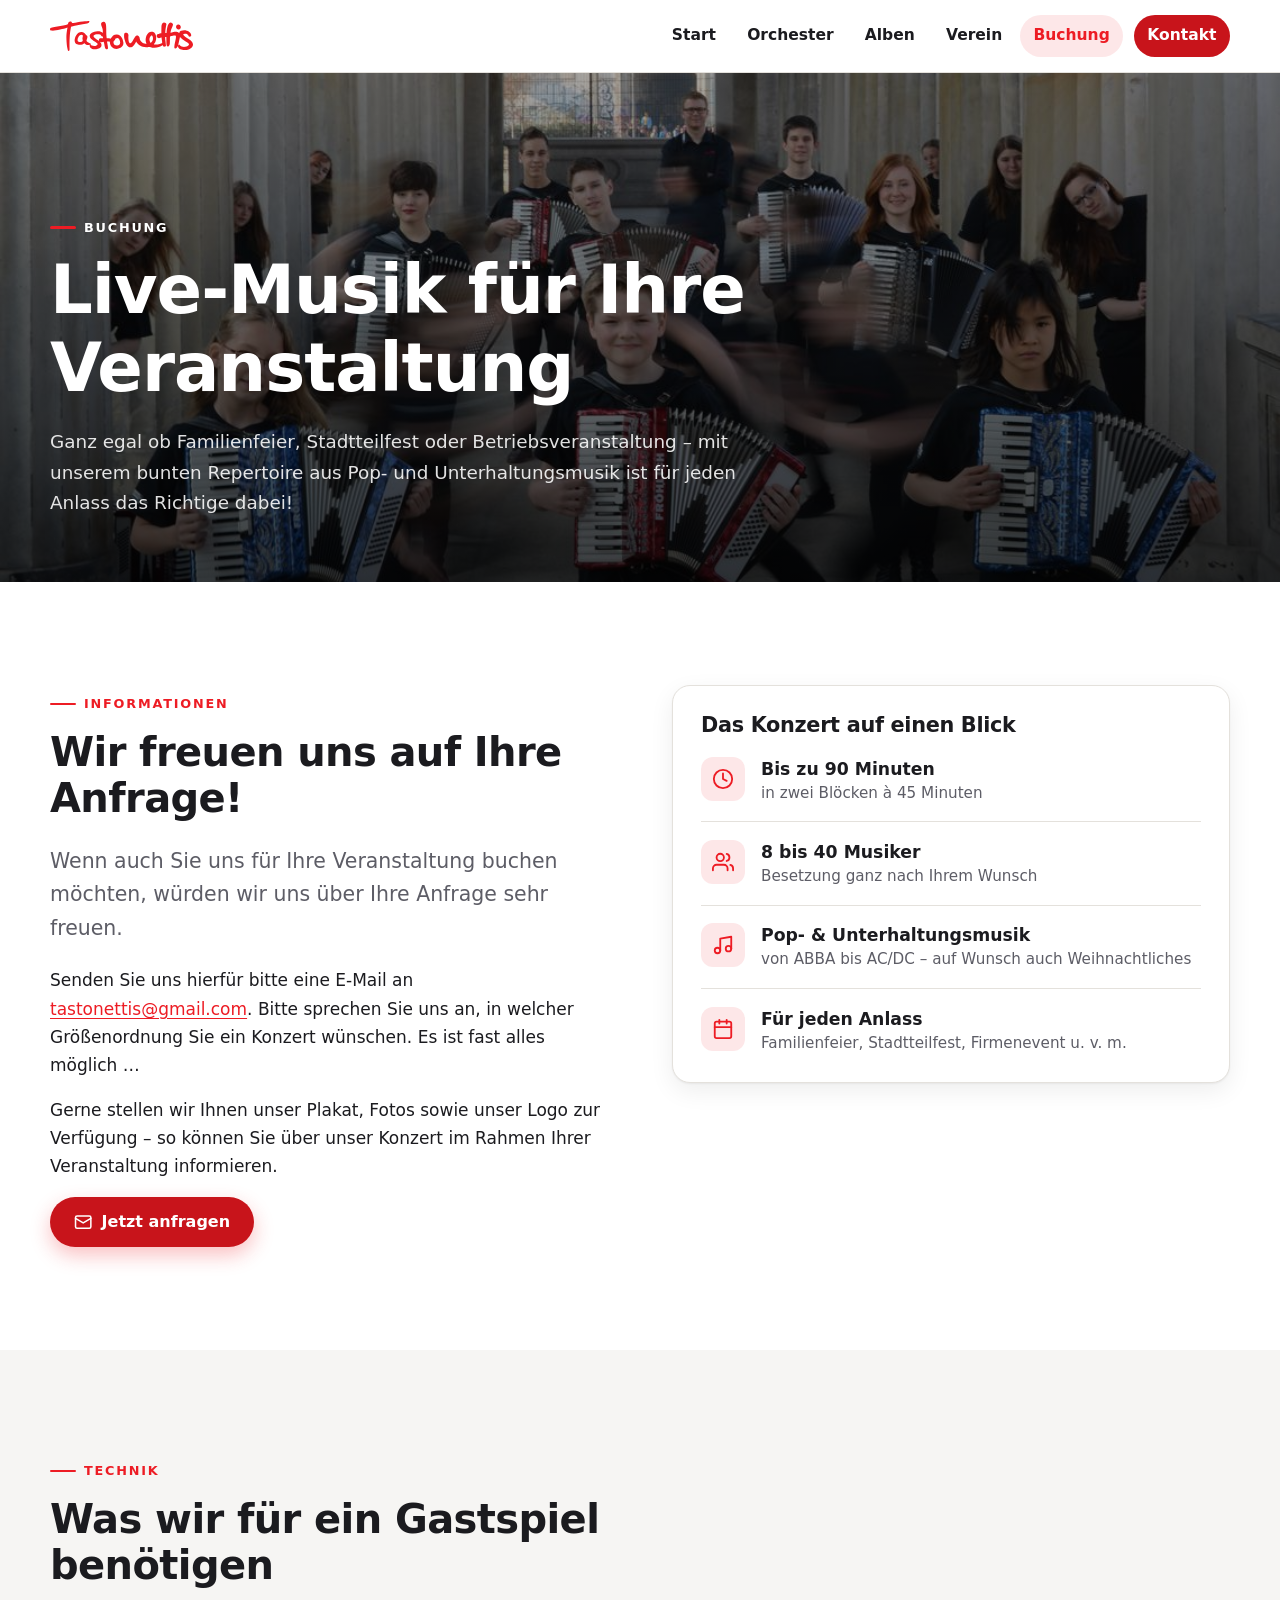
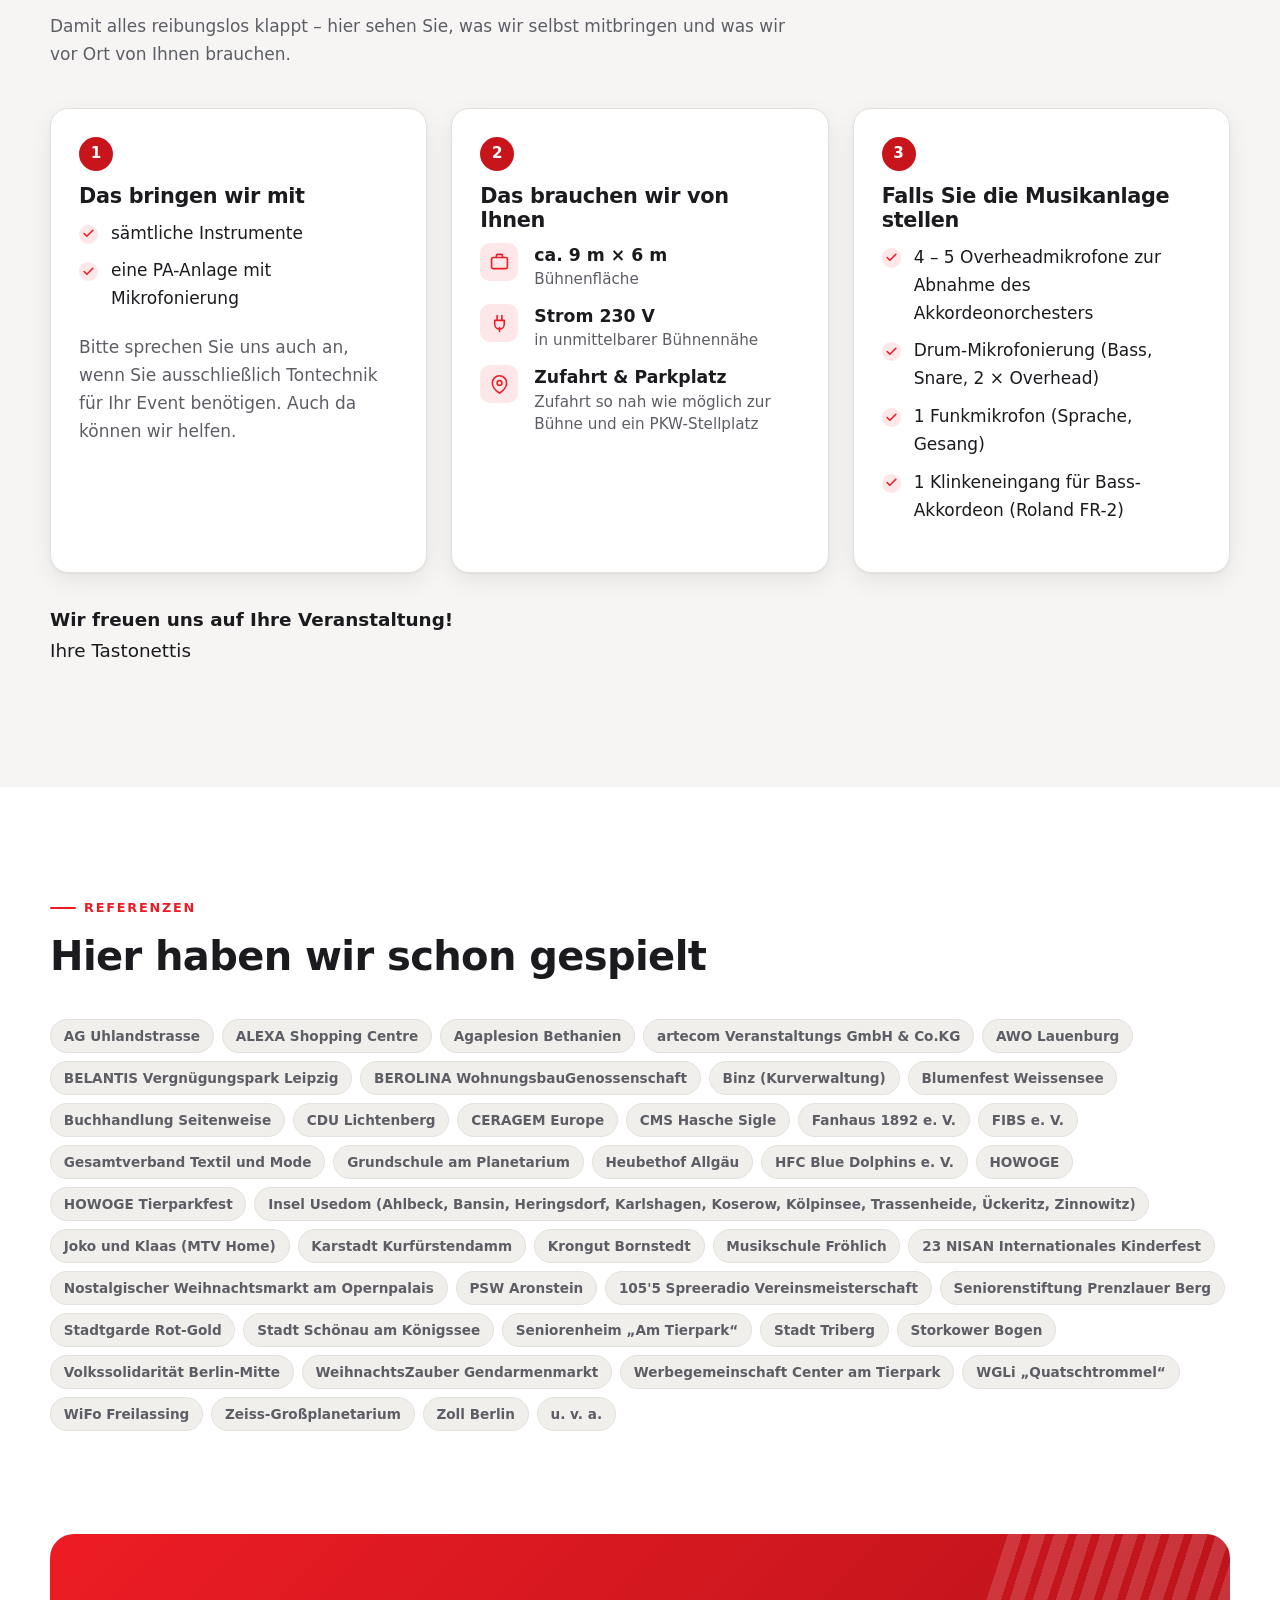
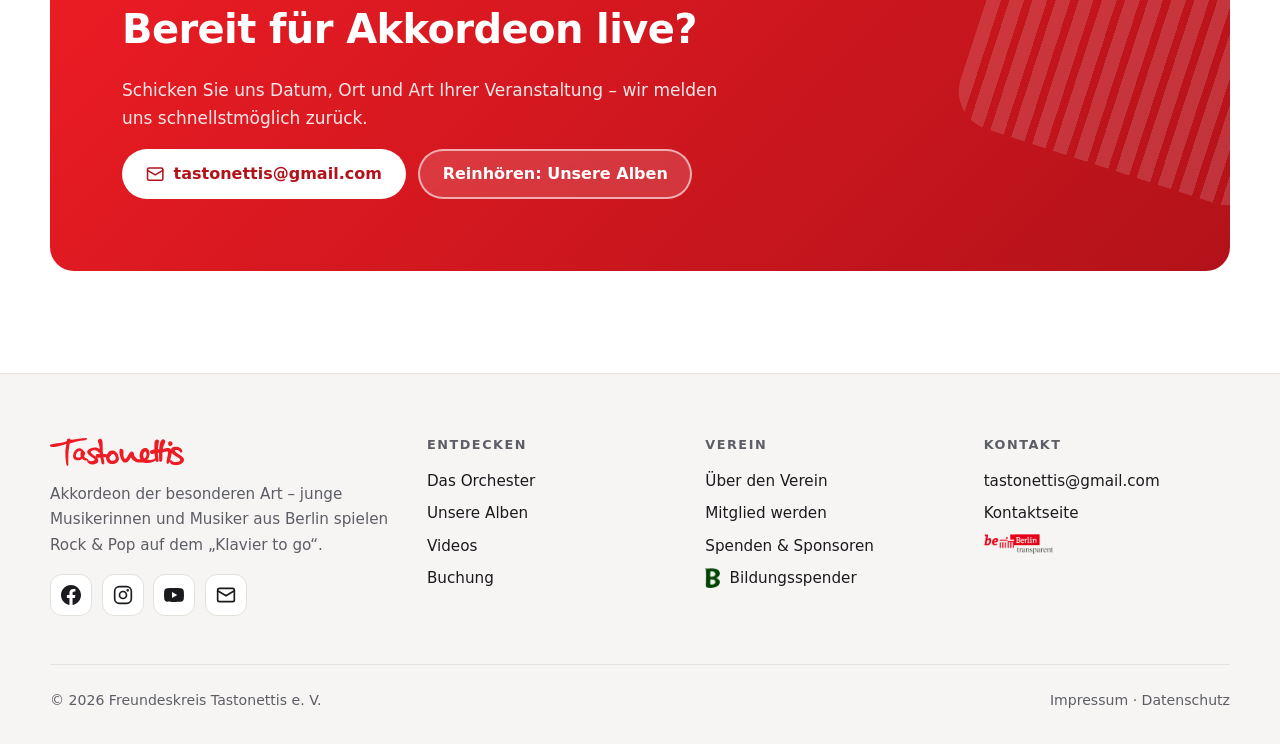
<file: buchung.html>
<!DOCTYPE html>
<html lang="de" class="no-js">
<head>
  <meta charset="utf-8">
  <meta name="viewport" content="width=device-width, initial-scale=1">
  <title>Buchung | Die Tastonettis</title>
  <meta name="description" content="Die Tastonettis buchen: bis zu 90 Minuten Live-Musik mit 8 bis 40 Musikern für Familienfeiern, Stadtteilfeste und Firmenveranstaltungen. Technik-Infos und Referenzen.">
  <meta name="color-scheme" content="light dark">
  <meta name="theme-color" content="#ffffff" media="(prefers-color-scheme: light)">
  <meta name="theme-color" content="#212228" media="(prefers-color-scheme: dark)">
  <link rel="canonical" href="https://tastonettis.de/buchung.html">
  <meta property="og:type" content="website">
  <meta property="og:locale" content="de_DE">
  <meta property="og:site_name" content="Die Tastonettis">
  <meta property="og:title" content="Buchung | Die Tastonettis">
  <meta property="og:description" content="Die Tastonettis buchen: bis zu 90 Minuten Live-Musik mit 8 bis 40 Musikern für Familienfeiern, Stadtteilfeste und Firmenveranstaltungen. Technik-Infos und Referenzen.">
  <meta property="og:image" content="https://tastonettis.de/assets/img/cover/norway.jpg">
  <link rel="icon" href="assets/img/favicon.ico" sizes="any">
  <link rel="apple-touch-icon" href="assets/img/apple-touch-icon.png">
  <link rel="stylesheet" href="assets/css/style.css?v=408255bbe3">
  <script src="assets/js/main.js?v=9a58c8398f" defer></script>
</head>
<body>
  <a class="skip-link" href="#inhalt">Zum Inhalt springen</a>
  <header class="site-header">
    <nav class="container nav" aria-label="Hauptnavigation">
      <a class="brand" href="index.html" aria-label="Die Tastonettis – Startseite">
        <img src="assets/img/logo.svg" alt="Tastonettis" width="282" height="59">
      </a>
      <button class="nav-toggle" type="button" aria-expanded="false" aria-controls="menu" aria-label="Menü öffnen/schließen"><svg class="icon-open" viewBox="0 0 24 24" fill="none" stroke="currentColor" stroke-width="2.2" stroke-linecap="round" aria-hidden="true"><path d="M3 6h18M3 12h18M3 18h18"/></svg><svg class="icon-close" viewBox="0 0 24 24" fill="none" stroke="currentColor" stroke-width="2.2" stroke-linecap="round" aria-hidden="true"><path d="M18 6 6 18M6 6l12 12"/></svg></button>
      <ul class="nav-menu" id="menu">
        <li><a href="index.html">Start</a></li>
        <li><a href="orchester.html">Orchester</a></li>
        <li><a href="alben.html">Alben</a></li>
        <li><a href="verein.html">Verein</a></li>
        <li><a href="buchung.html" aria-current="page">Buchung</a></li>
        <li class="nav-cta"><a href="kontakt.html">Kontakt</a></li>
      </ul>
    </nav>
  </header>

  <main id="inhalt">
    <section class="page-hero">
      <div class="hero-bg"><img src="assets/img/cover/main.jpg" alt="" style="object-position:center 40%" width="1140" height="500"></div>
      <div class="container">
        <span class="eyebrow">Buchung</span>
        <h1>Live-Musik für Ihre Veranstaltung</h1>
        <p>Ganz egal ob Familienfeier, Stadtteilfest oder Betriebsveranstaltung – mit unserem bunten Repertoire aus Pop- und Unterhaltungsmusik ist für jeden Anlass das Richtige dabei!</p>
      </div>
    </section>

    <section class="section">
      <div class="container split split--top">
        <div class="reveal">
          <span class="eyebrow">Informationen</span>
          <h2>Wir freuen uns auf Ihre Anfrage!</h2>
          <p class="lead">Wenn auch Sie uns für Ihre Veranstaltung buchen möchten, würden wir uns über Ihre Anfrage sehr freuen.</p>
          <p>Senden Sie uns hierfür bitte eine E-Mail an <a href="mailto:tastonettis@gmail.com">tastonettis@gmail.com</a>. Bitte sprechen Sie uns an, in welcher Größenordnung Sie ein Konzert wünschen. Es ist fast alles möglich …</p>
          <p>Gerne stellen wir Ihnen unser Plakat, Fotos sowie unser Logo zur Verfügung – so können Sie über unser Konzert im Rahmen Ihrer Veranstaltung informieren.</p>
          <a class="btn btn-primary" href="mailto:tastonettis@gmail.com?subject=Buchungsanfrage"><svg viewBox="0 0 24 24" fill="none" stroke="currentColor" stroke-width="2" stroke-linecap="round" stroke-linejoin="round" aria-hidden="true"><rect x="2" y="4" width="20" height="16" rx="2"/><path d="m22 7-10 6L2 7"/></svg> Jetzt anfragen</a>
        </div>
        <div class="card spec-card reveal">
          <h3>Das Konzert auf einen Blick</h3>
          <ul class="spec-list">
            <li><span class="spec-icon"><svg viewBox="0 0 24 24" fill="none" stroke="currentColor" stroke-width="2" stroke-linecap="round" stroke-linejoin="round" aria-hidden="true"><circle cx="12" cy="12" r="10"/><path d="M12 6v6l4 2"/></svg></span><span><strong>Bis zu 90 Minuten</strong>in zwei Blöcken à 45 Minuten</span></li>
            <li><span class="spec-icon"><svg viewBox="0 0 24 24" fill="none" stroke="currentColor" stroke-width="2" stroke-linecap="round" stroke-linejoin="round" aria-hidden="true"><path d="M17 21v-2a4 4 0 0 0-4-4H5a4 4 0 0 0-4 4v2"/><circle cx="9" cy="7" r="4"/><path d="M23 21v-2a4 4 0 0 0-3-3.87M16 3.13a4 4 0 0 1 0 7.75"/></svg></span><span><strong>8 bis 40 Musiker</strong>Besetzung ganz nach Ihrem Wunsch</span></li>
            <li><span class="spec-icon"><svg viewBox="0 0 24 24" fill="none" stroke="currentColor" stroke-width="2" stroke-linecap="round" stroke-linejoin="round" aria-hidden="true"><path d="M9 18V5l12-2v13"/><circle cx="6" cy="18" r="3"/><circle cx="18" cy="16" r="3"/></svg></span><span><strong>Pop- &amp; Unterhaltungsmusik</strong>von ABBA bis AC/DC – auf Wunsch auch Weihnachtliches</span></li>
            <li><span class="spec-icon"><svg viewBox="0 0 24 24" fill="none" stroke="currentColor" stroke-width="2" stroke-linecap="round" stroke-linejoin="round" aria-hidden="true"><rect x="3" y="4" width="18" height="18" rx="2"/><path d="M16 2v4M8 2v4M3 10h18"/></svg></span><span><strong>Für jeden Anlass</strong>Familienfeier, Stadtteilfest, Firmenevent u.&nbsp;v.&nbsp;m.</span></li>
          </ul>
        </div>
      </div>
    </section>

    <section class="section section--alt">
      <div class="container">
        <div class="section-head reveal">
          <span class="eyebrow">Technik</span>
          <h2>Was wir für ein Gastspiel benötigen</h2>
          <p class="muted">Damit alles reibungslos klappt – hier sehen Sie, was wir selbst mitbringen und was wir vor Ort von Ihnen brauchen.</p>
        </div>
        <div class="grid grid-3 tech-grid">
          <div class="card reveal">
            <span class="tech-step">1</span>
            <h3>Das bringen wir mit</h3>
            <ul class="check-list">
              <li>sämtliche Instrumente</li>
              <li>eine PA-Anlage mit Mikrofonierung</li>
            </ul>
            <p class="muted">Bitte sprechen Sie uns auch an, wenn Sie ausschließlich Tontechnik für Ihr Event benötigen. Auch da können wir helfen.</p>
          </div>
          <div class="card reveal">
            <span class="tech-step">2</span>
            <h3>Das brauchen wir von Ihnen</h3>
            <ul class="spec-list spec-list--compact">
              <li><span class="spec-icon"><svg viewBox="0 0 24 24" fill="none" stroke="currentColor" stroke-width="2" stroke-linecap="round" stroke-linejoin="round" aria-hidden="true"><rect x="2" y="7" width="20" height="14" rx="2"/><path d="M16 7V5a2 2 0 0 0-2-2h-4a2 2 0 0 0-2 2v2"/></svg></span><span><strong>ca. 9 m × 6 m</strong>Bühnenfläche</span></li>
              <li><span class="spec-icon"><svg viewBox="0 0 24 24" fill="none" stroke="currentColor" stroke-width="2" stroke-linecap="round" stroke-linejoin="round" aria-hidden="true"><path d="M12 22v-5M9 8V2M15 8V2M18 8v5a6 6 0 0 1-12 0V8z"/></svg></span><span><strong>Strom 230 V</strong>in unmittelbarer Bühnennähe</span></li>
              <li><span class="spec-icon"><svg viewBox="0 0 24 24" fill="none" stroke="currentColor" stroke-width="2" stroke-linecap="round" stroke-linejoin="round" aria-hidden="true"><path d="M21 10c0 7-9 13-9 13S3 17 3 10a9 9 0 0 1 18 0z"/><circle cx="12" cy="10" r="3"/></svg></span><span><strong>Zufahrt &amp; Parkplatz</strong>Zufahrt so nah wie möglich zur Bühne und ein PKW-Stellplatz</span></li>
            </ul>
          </div>
          <div class="card reveal">
            <span class="tech-step">3</span>
            <h3>Falls Sie die Musikanlage stellen</h3>
            <ul class="check-list">
              <li>4 – 5 Overheadmikrofone zur Abnahme des Akkordeonorchesters</li>
              <li>Drum-Mikrofonierung (Bass, Snare, 2 × Overhead)</li>
              <li>1 Funkmikrofon (Sprache, Gesang)</li>
              <li>1 Klinkeneingang für Bass-Akkordeon (Roland FR-2)</li>
            </ul>
          </div>
        </div>
        <p class="reveal" style="margin-top:2rem;font-size:1.15rem"><strong>Wir freuen uns auf Ihre Veranstaltung!</strong><br>Ihre Tastonettis</p>
      </div>
    </section>

    <section class="section">
      <div class="container">
        <div class="section-head reveal">
          <span class="eyebrow">Referenzen</span>
          <h2>Hier haben wir schon gespielt</h2>
        </div>
        <div class="tags reveal">
          <span class="tag">AG Uhlandstrasse</span>
          <span class="tag">ALEXA Shopping Centre</span>
          <span class="tag">Agaplesion Bethanien</span>
          <span class="tag">artecom Veranstaltungs GmbH &amp; Co.KG</span>
          <span class="tag">AWO Lauenburg</span>
          <span class="tag">BELANTIS Vergnügungspark Leipzig</span>
          <span class="tag">BEROLINA WohnungsbauGenossenschaft</span>
          <span class="tag">Binz (Kurverwaltung)</span>
          <span class="tag">Blumenfest Weissensee</span>
          <span class="tag">Buchhandlung Seitenweise</span>
          <span class="tag">CDU Lichtenberg</span>
          <span class="tag">CERAGEM Europe</span>
          <span class="tag">CMS Hasche Sigle</span>
          <span class="tag">Fanhaus 1892 e. V.</span>
          <span class="tag">FIBS e. V.</span>
          <span class="tag">Gesamtverband Textil und Mode</span>
          <span class="tag">Grundschule am Planetarium</span>
          <span class="tag">Heubethof Allgäu</span>
          <span class="tag">HFC Blue Dolphins e. V.</span>
          <span class="tag">HOWOGE</span>
          <span class="tag">HOWOGE Tierparkfest</span>
          <span class="tag">Insel Usedom (Ahlbeck, Bansin, Heringsdorf, Karlshagen, Koserow, Kölpinsee, Trassenheide, Ückeritz, Zinnowitz)</span>
          <span class="tag">Joko und Klaas (MTV Home)</span>
          <span class="tag">Karstadt Kurfürstendamm</span>
          <span class="tag">Krongut Bornstedt</span>
          <span class="tag">Musikschule Fröhlich</span>
          <span class="tag">23 NISAN Internationales Kinderfest</span>
          <span class="tag">Nostalgischer Weihnachtsmarkt am Opernpalais</span>
          <span class="tag">PSW Aronstein</span>
          <span class="tag">105&#x27;5 Spreeradio Vereinsmeisterschaft</span>
          <span class="tag">Seniorenstiftung Prenzlauer Berg</span>
          <span class="tag">Stadtgarde Rot-Gold</span>
          <span class="tag">Stadt Schönau am Königssee</span>
          <span class="tag">Seniorenheim „Am Tierpark“</span>
          <span class="tag">Stadt Triberg</span>
          <span class="tag">Storkower Bogen</span>
          <span class="tag">Volkssolidarität Berlin-Mitte</span>
          <span class="tag">WeihnachtsZauber Gendarmenmarkt</span>
          <span class="tag">Werbegemeinschaft Center am Tierpark</span>
          <span class="tag">WGLi „Quatschtrommel“</span>
          <span class="tag">WiFo Freilassing</span>
          <span class="tag">Zeiss-Großplanetarium</span>
          <span class="tag">Zoll Berlin</span>
          <span class="tag">u. v. a.</span>
        </div>
      </div>
    </section>

    <section class="section section--tight">
      <div class="container">
        <div class="cta reveal">
          <h2>Bereit für Akkordeon live?</h2>
          <p>Schicken Sie uns Datum, Ort und Art Ihrer Veranstaltung – wir melden uns schnellstmöglich zurück.</p>
          <div class="btn-row">
            <a class="btn btn-white" href="mailto:tastonettis@gmail.com"><svg viewBox="0 0 24 24" fill="none" stroke="currentColor" stroke-width="2" stroke-linecap="round" stroke-linejoin="round" aria-hidden="true"><rect x="2" y="4" width="20" height="16" rx="2"/><path d="m22 7-10 6L2 7"/></svg> tastonettis@gmail.com</a>
            <a class="btn btn-light" href="alben.html">Reinhören: Unsere Alben</a>
          </div>
        </div>
      </div>
    </section>

  </main>

  <footer class="site-footer">
    <div class="container">
      <div class="footer-grid">
        <div class="footer-brand">
          <img src="assets/img/logo.svg" alt="Tastonettis" width="282" height="59">
          <p>Akkordeon der besonderen Art – junge Musikerinnen und Musiker aus Berlin spielen Rock &amp; Pop auf dem „Klavier to go“.</p>
          <div class="socials">
            <a href="https://www.facebook.com/tastonettis/" target="_blank" rel="noopener" aria-label="Tastonettis auf Facebook"><svg viewBox="0 0 24 24" fill="currentColor" aria-hidden="true"><path d="M24 12.07C24 5.41 18.63 0 12 0S0 5.4 0 12.07C0 18.1 4.39 23.1 10.13 24v-8.44H7.08v-3.49h3.04V9.41c0-3.02 1.8-4.7 4.54-4.7 1.31 0 2.68.24 2.68.24v2.97h-1.5c-1.5 0-1.96.93-1.96 1.89v2.26h3.32l-.53 3.5h-2.8V24C19.62 23.1 24 18.1 24 12.07"/></svg></a>
            <a href="https://www.instagram.com/tastonettis/" target="_blank" rel="noopener" aria-label="Tastonettis auf Instagram"><svg viewBox="0 0 24 24" fill="none" stroke="currentColor" stroke-width="2" stroke-linecap="round" stroke-linejoin="round" aria-hidden="true"><rect x="2" y="2" width="20" height="20" rx="5.5"/><circle cx="12" cy="12" r="4.2"/><circle cx="17.6" cy="6.4" r=".6" fill="currentColor"/></svg></a>
            <a href="https://www.youtube.com/@DieTastonettis" target="_blank" rel="noopener" aria-label="Tastonettis auf YouTube"><svg viewBox="0 0 24 24" fill="currentColor" aria-hidden="true"><path d="M23.5 6.2a3 3 0 0 0-2.1-2.1C19.5 3.6 12 3.6 12 3.6s-7.5 0-9.4.5A3 3 0 0 0 .5 6.2 31.4 31.4 0 0 0 0 12a31.4 31.4 0 0 0 .5 5.8 3 3 0 0 0 2.1 2.1c1.9.5 9.4.5 9.4.5s7.5 0 9.4-.5a3 3 0 0 0 2.1-2.1c.5-1.9.5-5.8.5-5.8s0-3.9-.5-5.8zM9.6 15.6V8.4l6.3 3.6-6.3 3.6z"/></svg></a>
            <a href="mailto:tastonettis@gmail.com" aria-label="E-Mail an die Tastonettis"><svg viewBox="0 0 24 24" fill="none" stroke="currentColor" stroke-width="2" stroke-linecap="round" stroke-linejoin="round" aria-hidden="true"><rect x="2" y="4" width="20" height="16" rx="2"/><path d="m22 7-10 6L2 7"/></svg></a>
          </div>
        </div>
        <div>
          <h4>Entdecken</h4>
          <ul>
            <li><a href="orchester.html">Das Orchester</a></li>
            <li><a href="alben.html">Unsere Alben</a></li>
            <li><a href="orchester.html#videos">Videos</a></li>
            <li><a href="buchung.html">Buchung</a></li>
          </ul>
        </div>
        <div>
          <h4>Verein</h4>
          <ul>
            <li><a href="verein.html">Über den Verein</a></li>
            <li><a href="verein.html#mitgliedschaft">Mitglied werden</a></li>
            <li><a href="verein.html#spenden">Spenden &amp; Sponsoren</a></li>
            <li><a href="https://www.bildungsspender.de/tastonettis" target="_blank" rel="noopener" class="footer-partner"><img src="assets/img/bildungsspender.png" alt="" width="14" height="19"> Bildungsspender</a></li>
          </ul>
        </div>
        <div>
          <h4>Kontakt</h4>
          <ul>
            <li><a href="mailto:tastonettis@gmail.com">tastonettis@gmail.com</a></li>
            <li><a href="kontakt.html">Kontaktseite</a></li>
            <li><a href="https://www.berlin.de/buergeraktiv/informieren/transparenz/transparenzcharta/" target="_blank" rel="noopener" class="footer-partner" aria-label="Initiative Transparente Zivilgesellschaft – Berlin"><img src="assets/img/berlin-transparent.png" alt="Berlin Transparenz" height="20"></a></li>
          </ul>
        </div>
      </div>
      <div class="footer-bottom">
        <span>&copy; <span data-year>2026</span> Freundeskreis Tastonettis e.&nbsp;V.</span>
        <span>
          <a href="impressum.html">Impressum</a> &middot; <a href="datenschutz.html">Datenschutz</a>
        </span>
      </div>
    </div>
  </footer>
  <button class="to-top" type="button" aria-label="Nach oben"><svg viewBox="0 0 24 24" fill="none" stroke="currentColor" stroke-width="2.4" stroke-linecap="round" stroke-linejoin="round" aria-hidden="true"><path d="M12 19V5M5 12l7-7 7 7"/></svg></button>
</body>
</html>
</file>
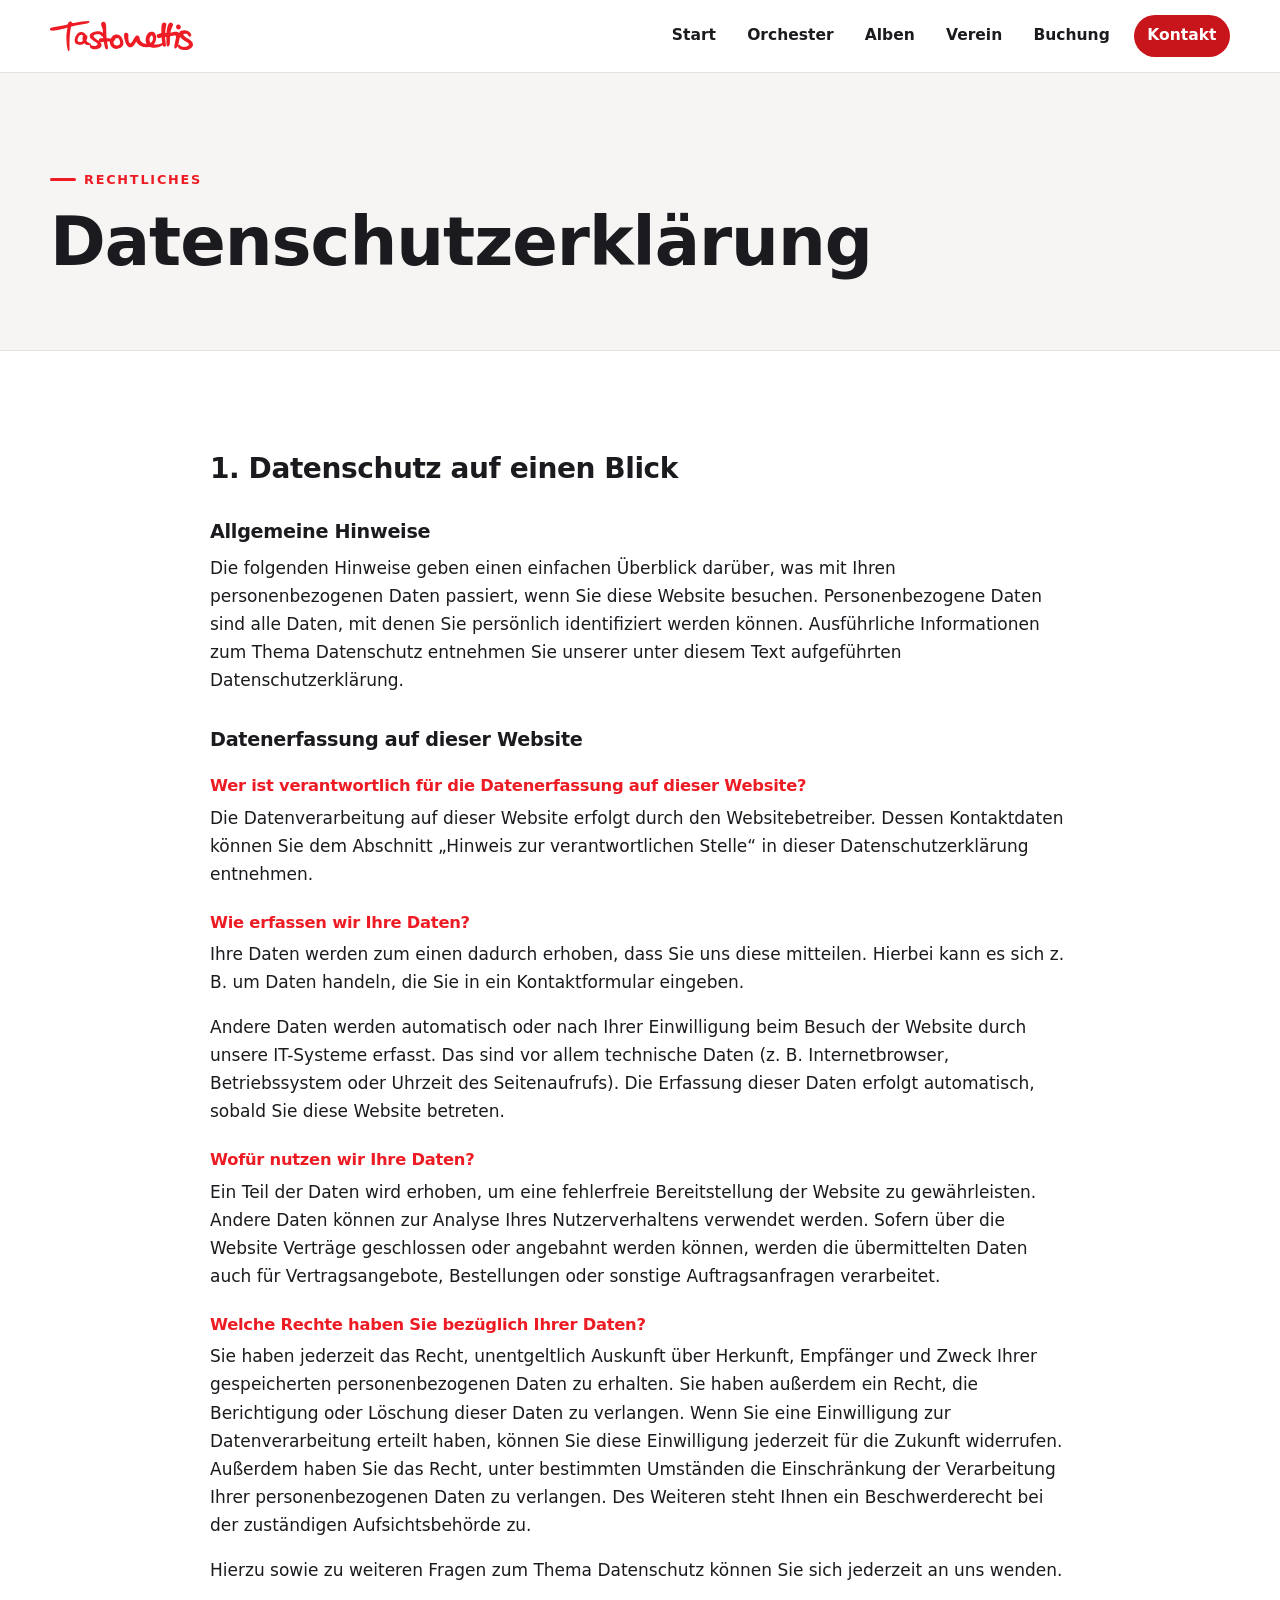
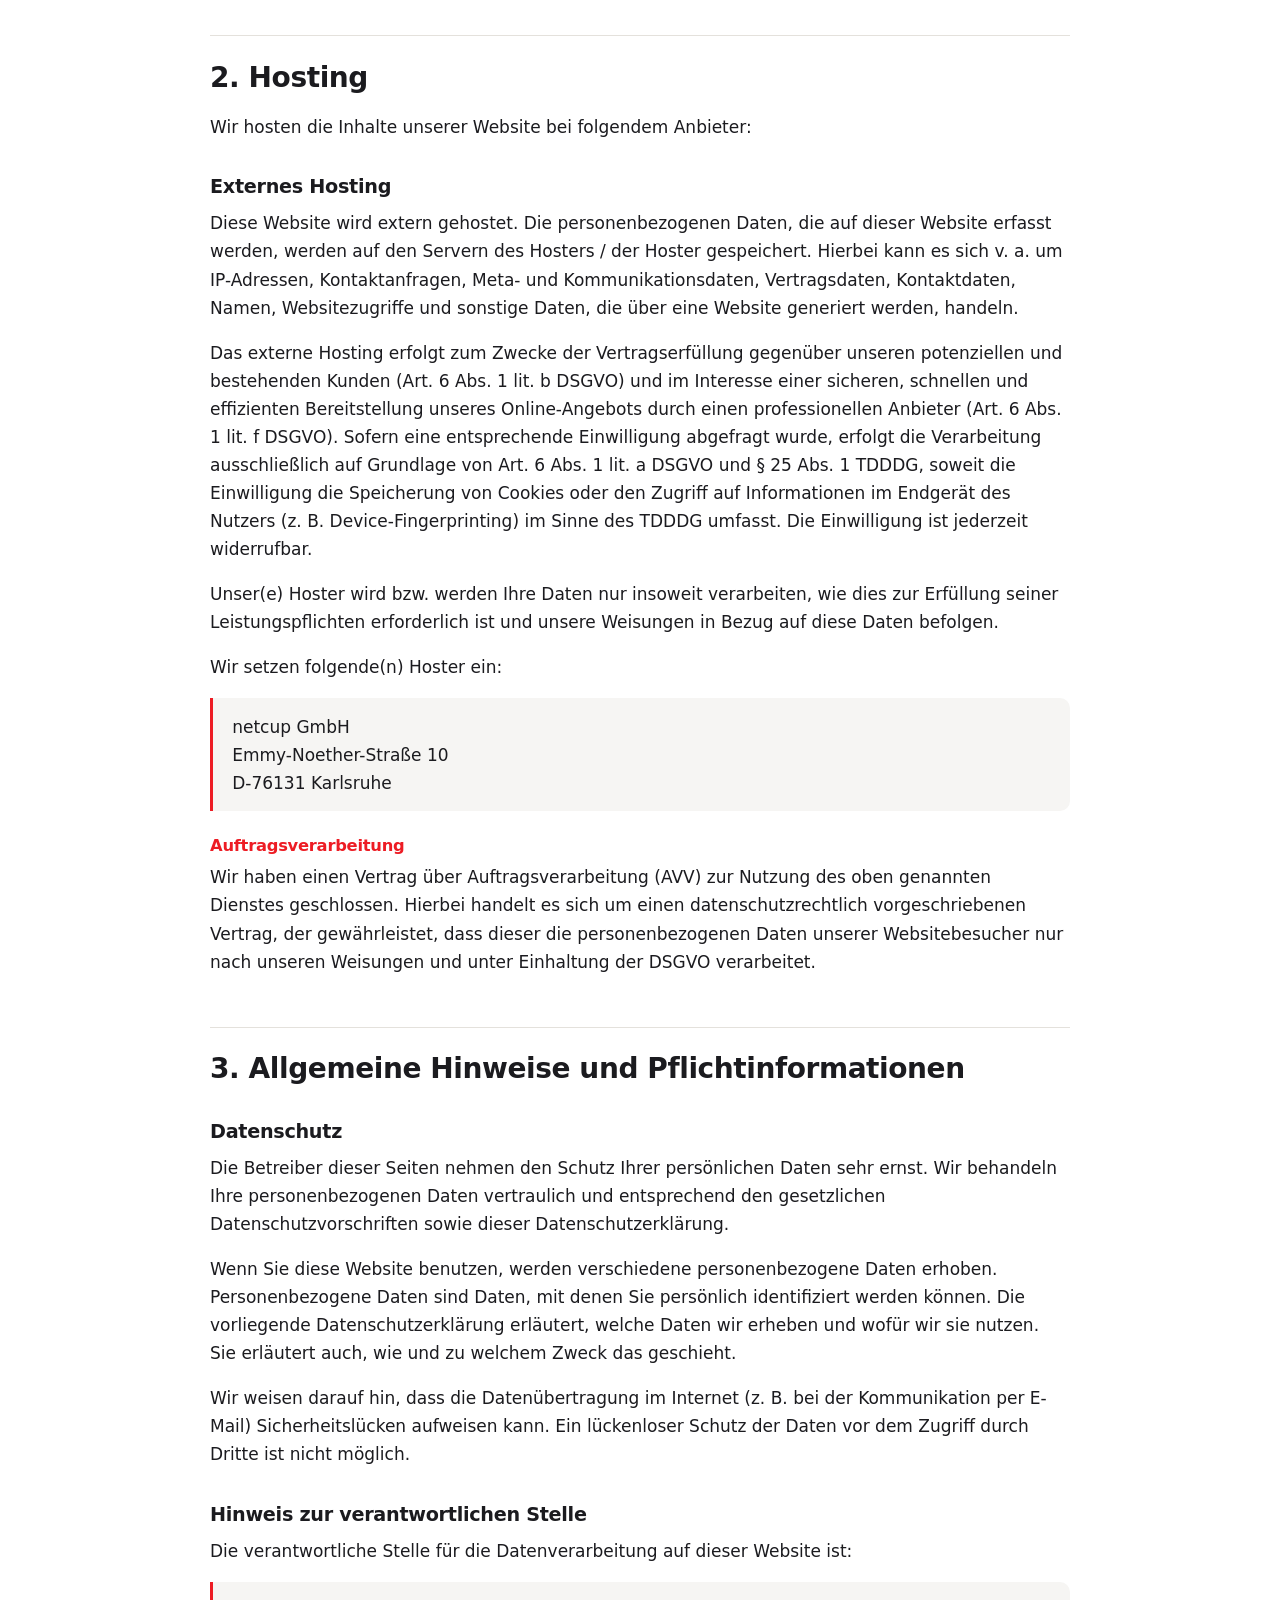
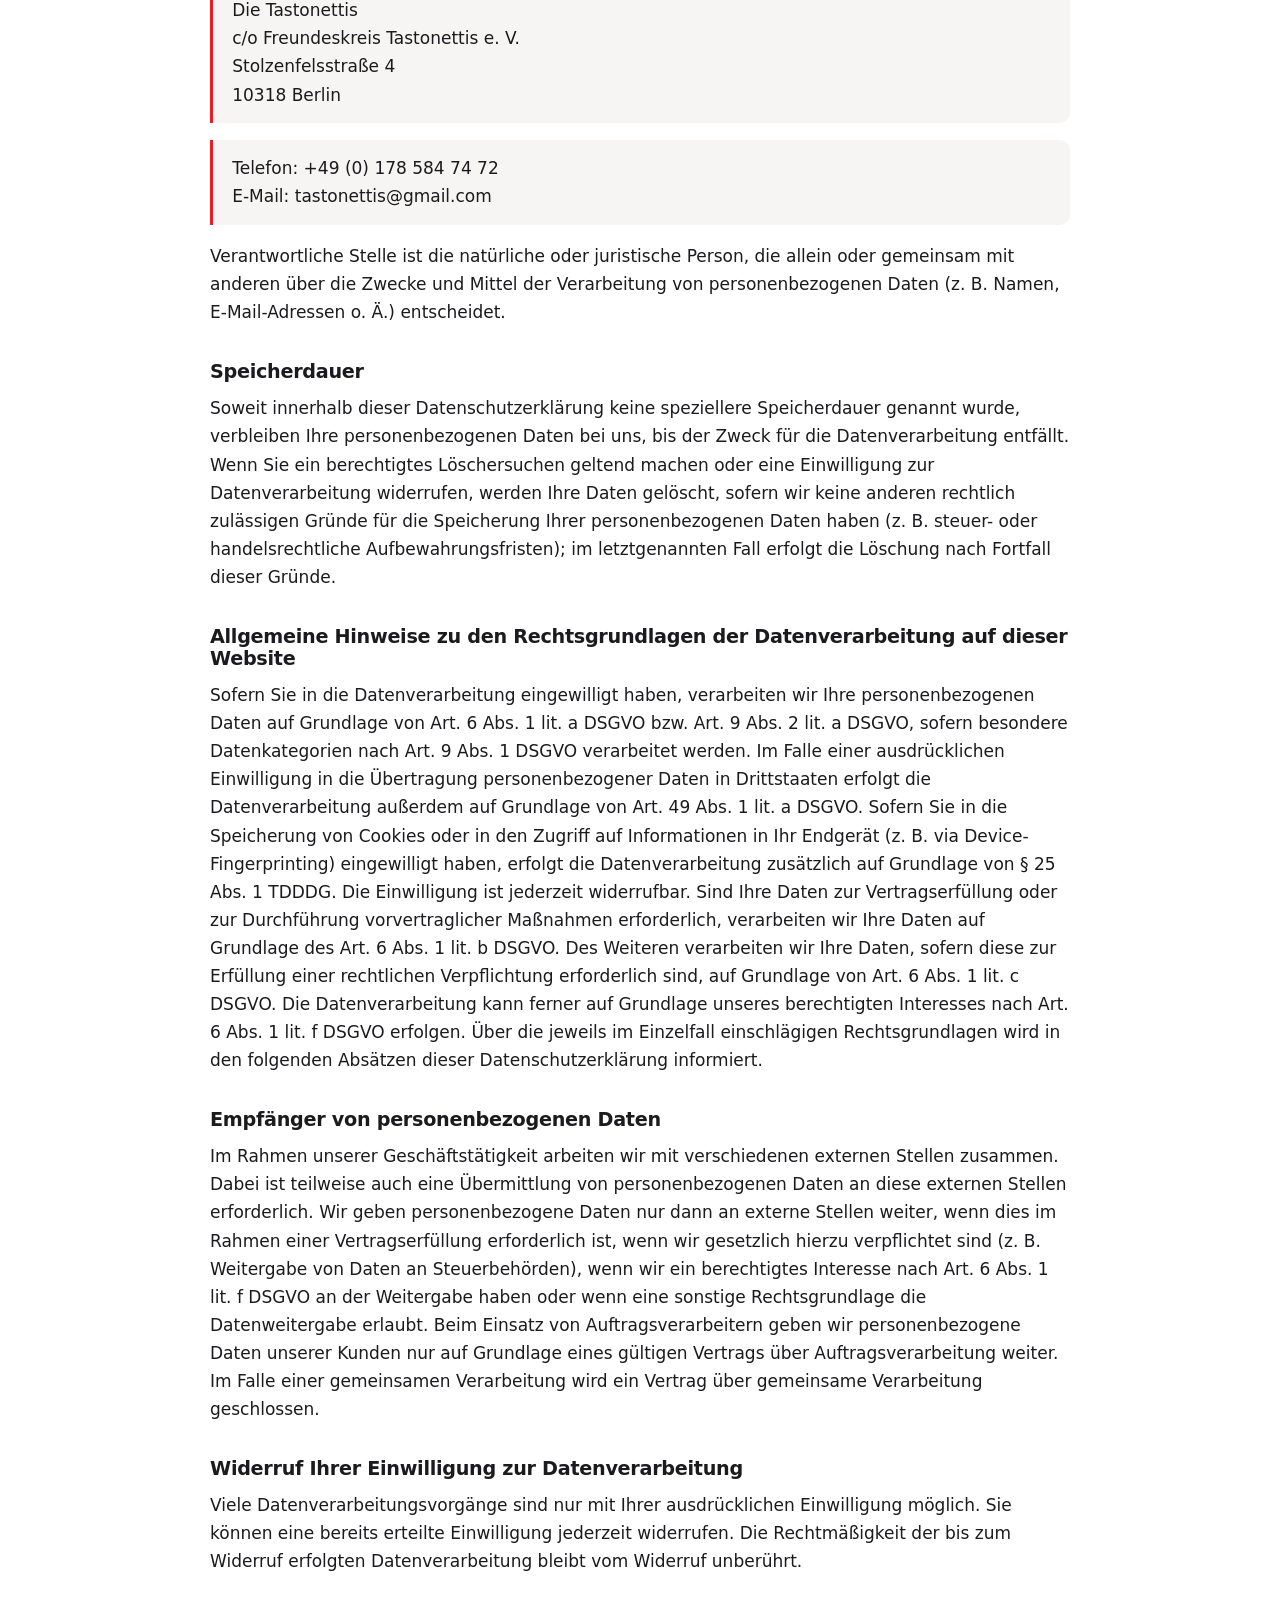
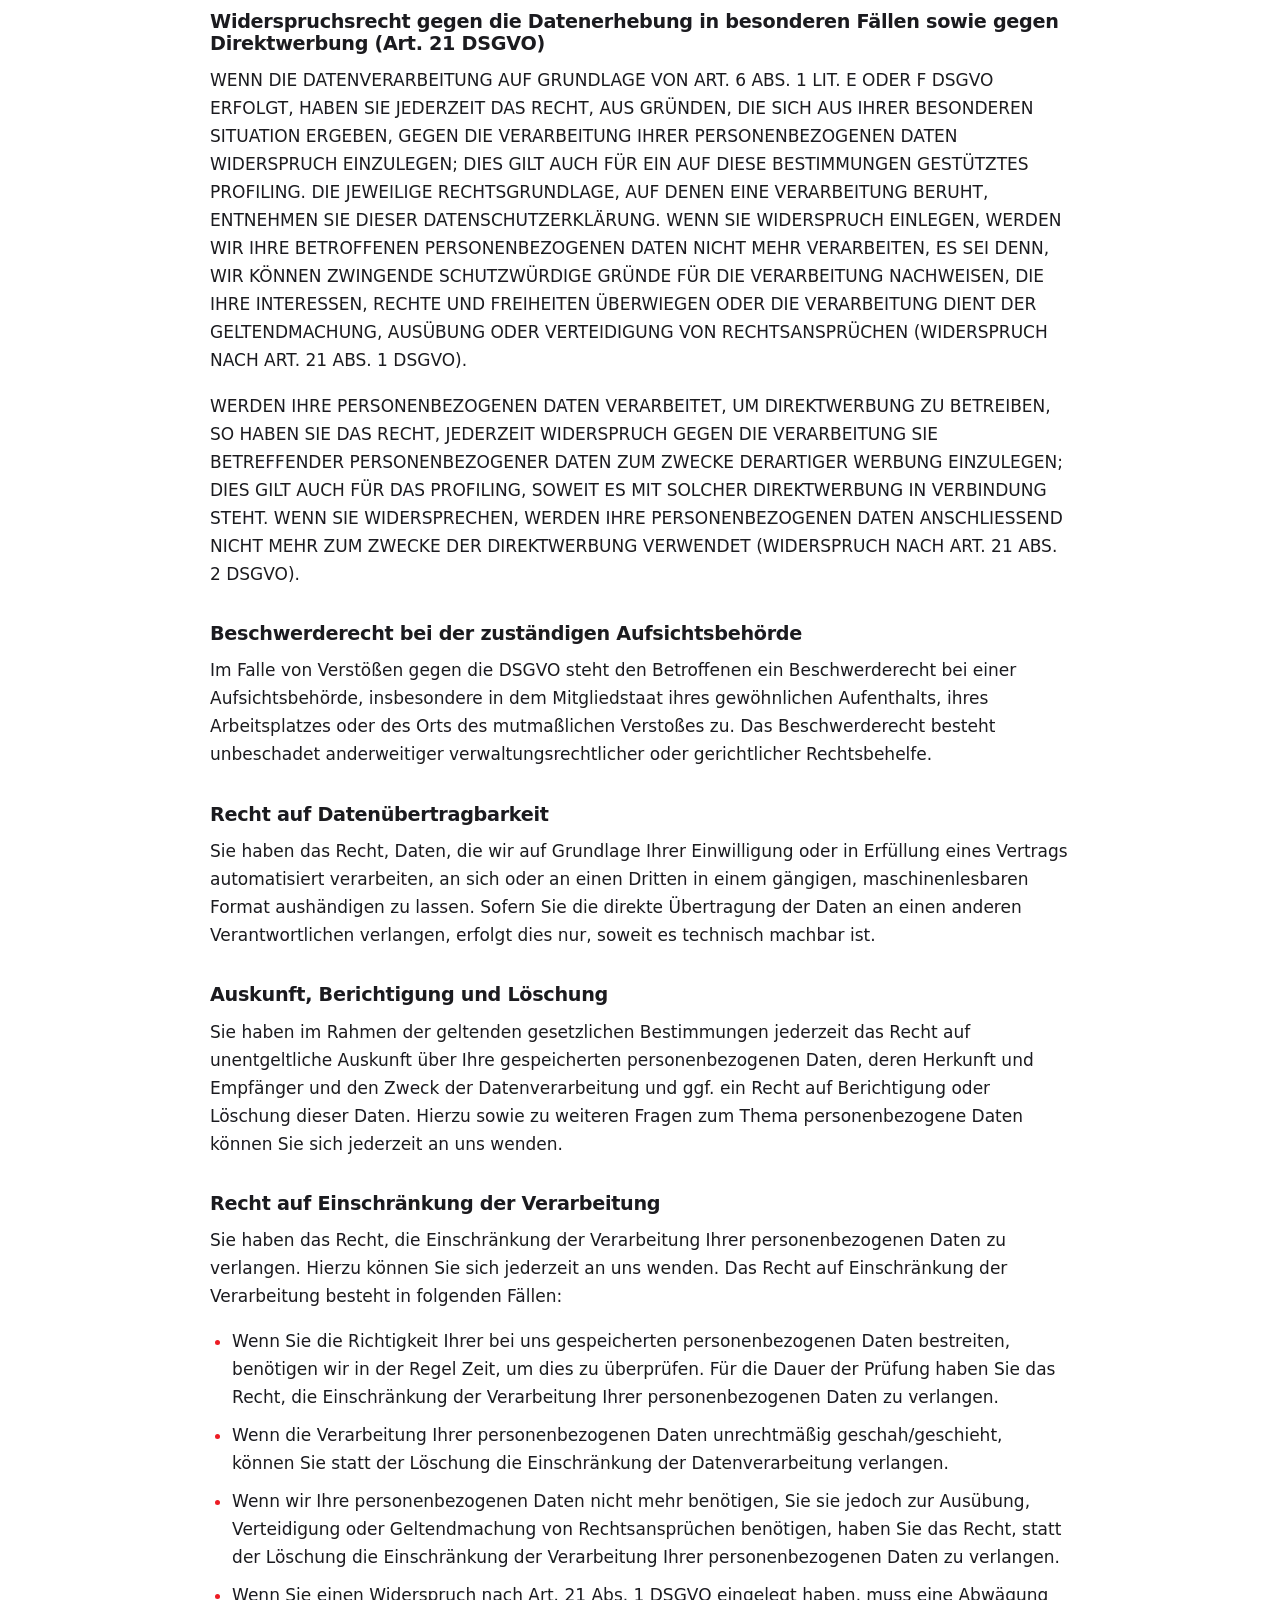
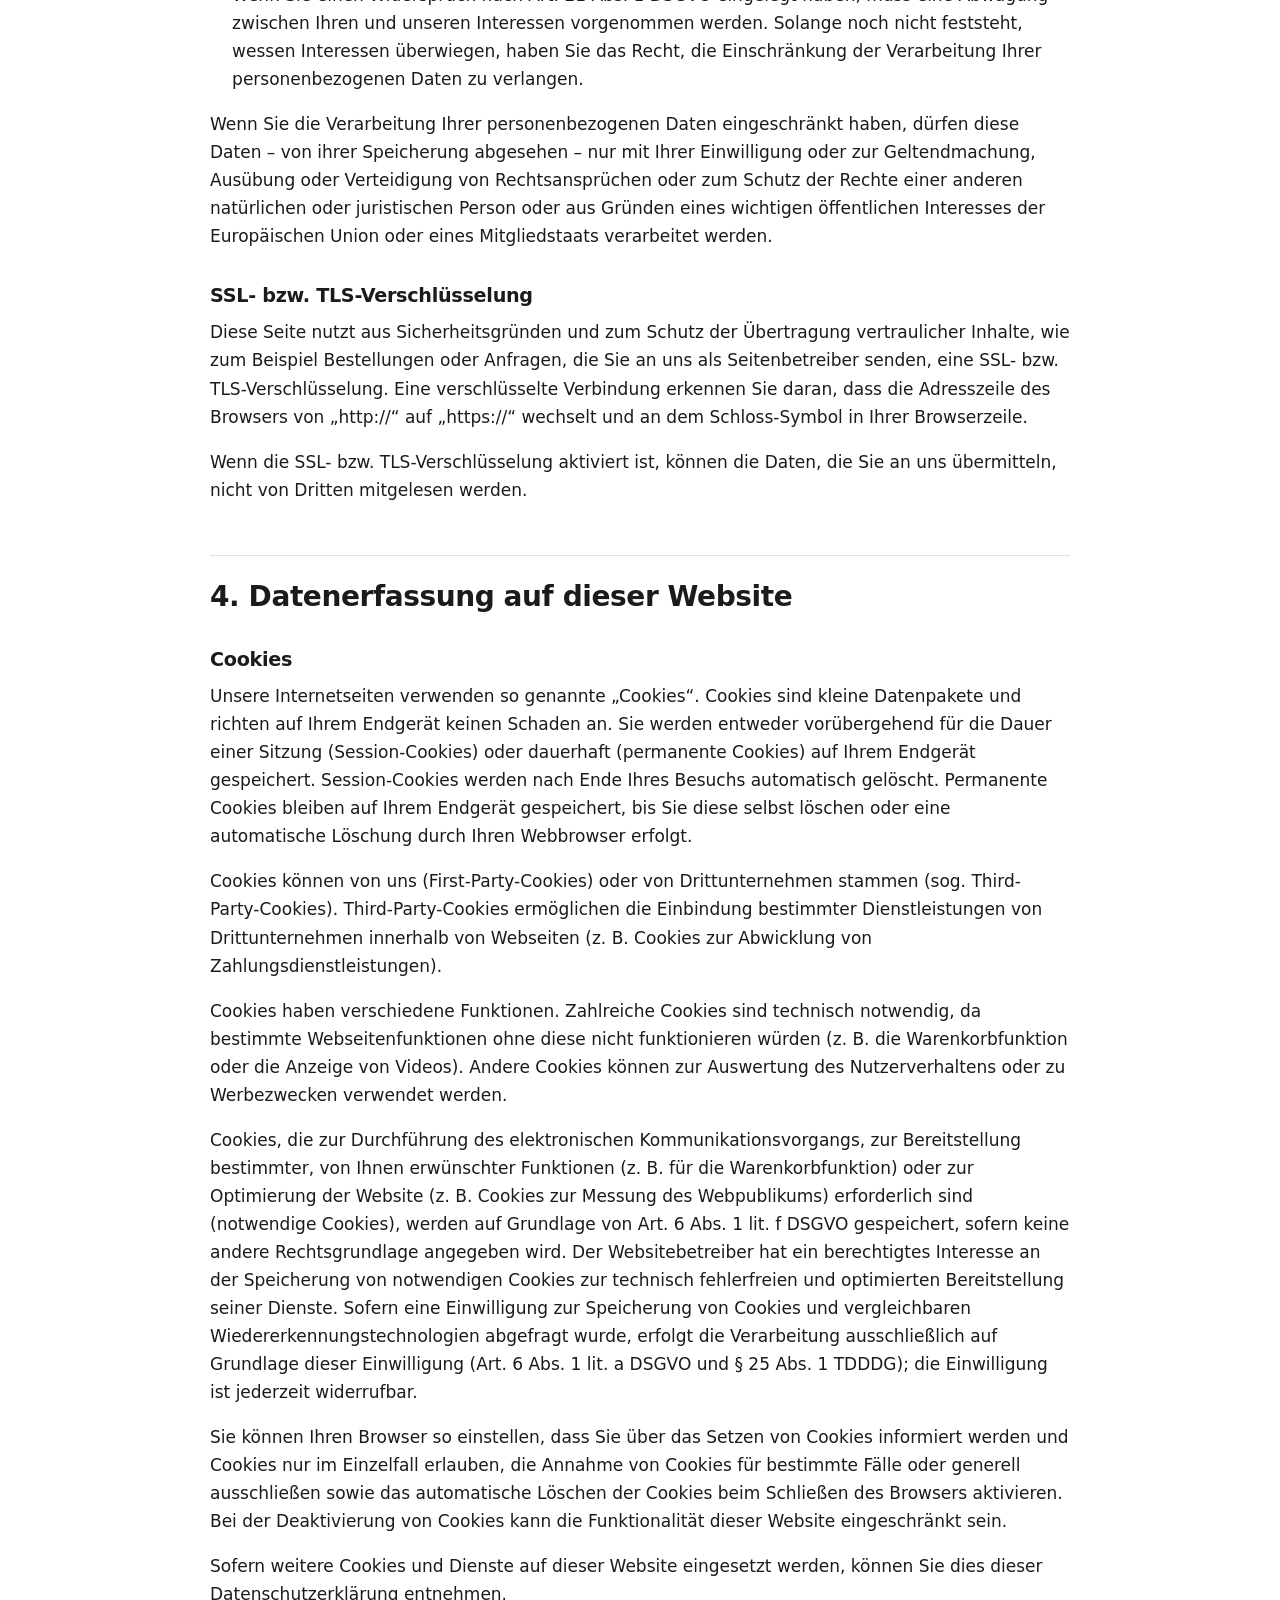
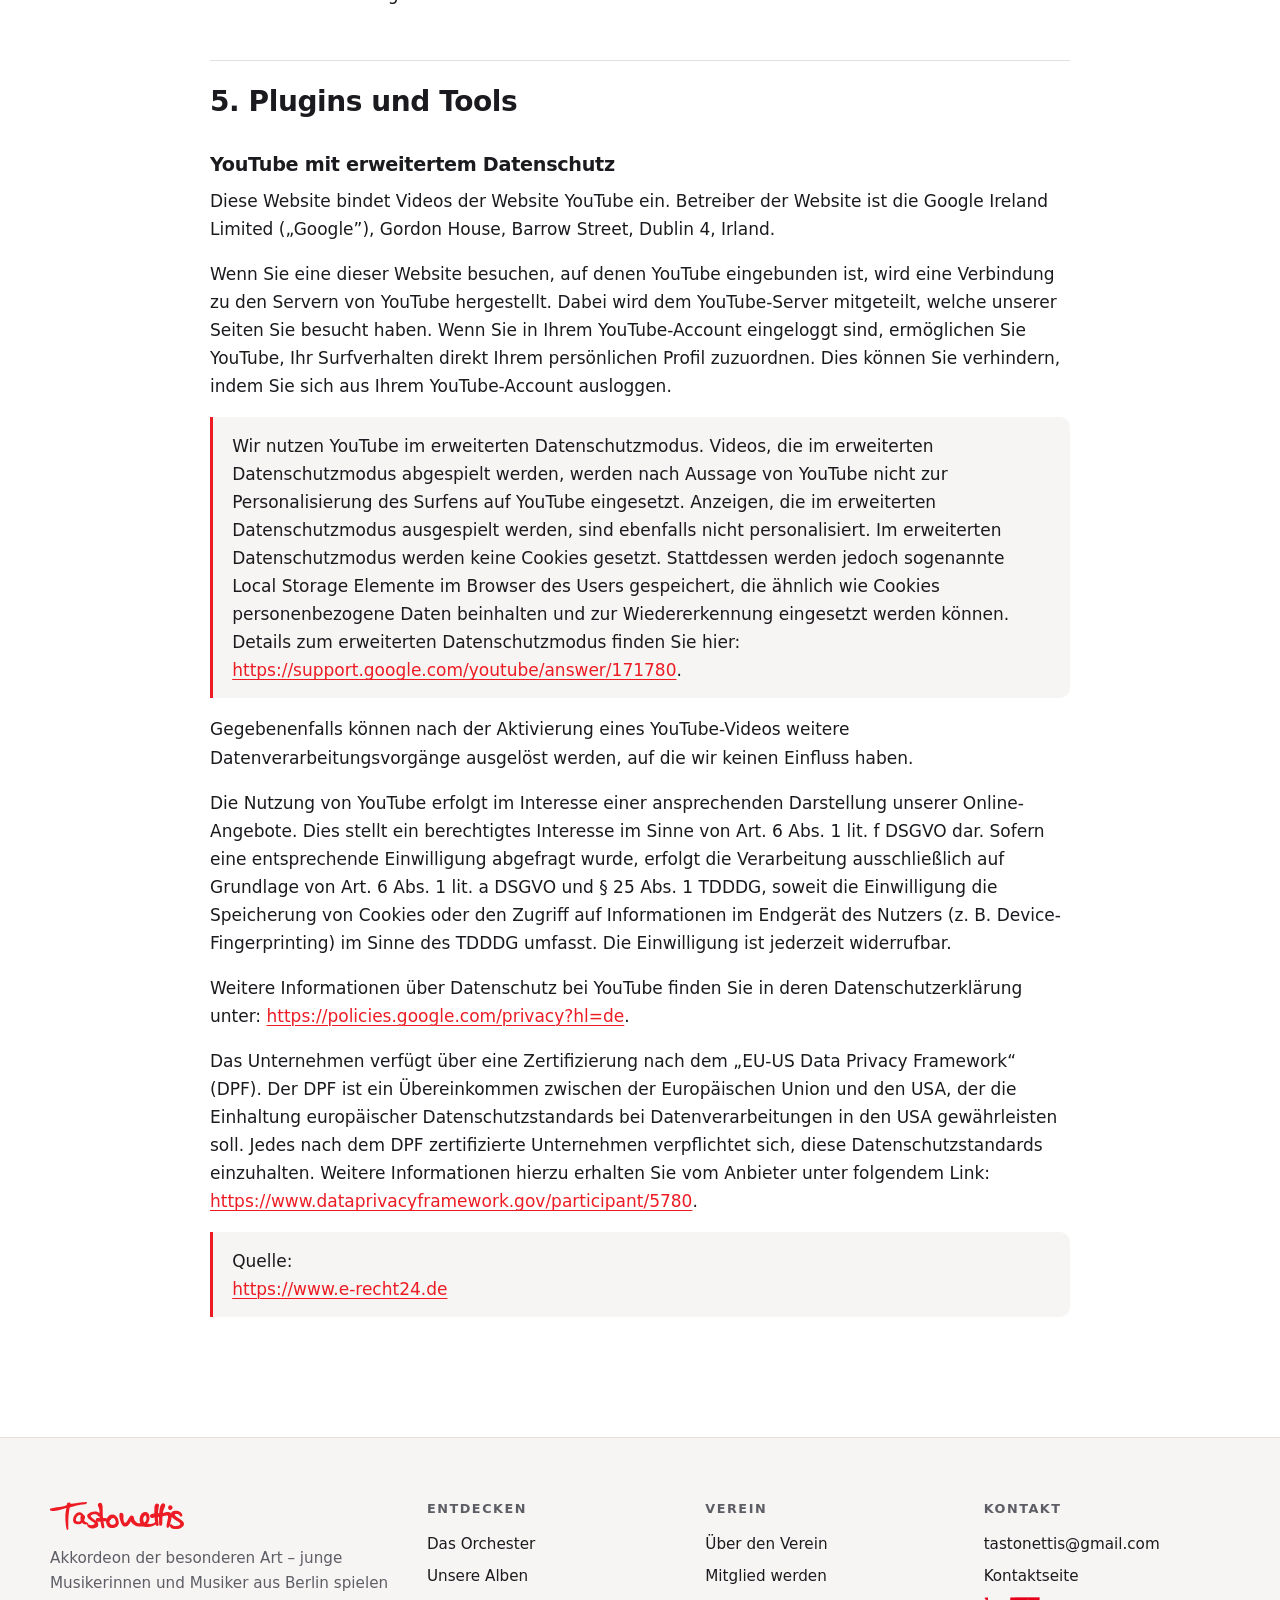
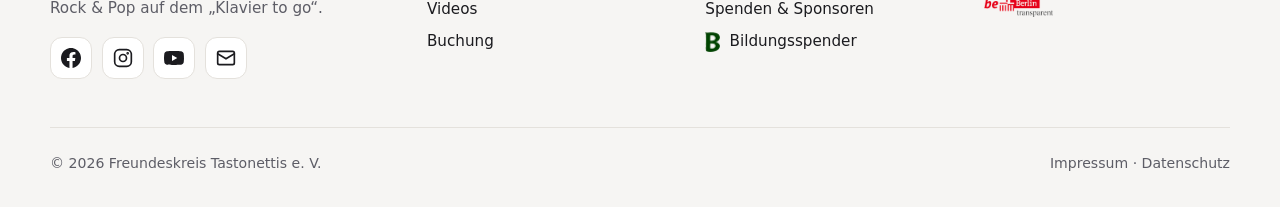
<file: datenschutz.html>
<!DOCTYPE html>
<html lang="de" class="no-js">
<head>
  <meta charset="utf-8">
  <meta name="viewport" content="width=device-width, initial-scale=1">
  <title>Datenschutzerklärung | Die Tastonettis</title>
  <meta name="description" content="Datenschutzerklärung der Tastonettis – Freundeskreis Tastonettis e. V., Berlin.">
  <meta name="color-scheme" content="light dark">
  <meta name="theme-color" content="#ffffff" media="(prefers-color-scheme: light)">
  <meta name="theme-color" content="#212228" media="(prefers-color-scheme: dark)">
  <link rel="canonical" href="https://tastonettis.de/datenschutz.html">
  <meta property="og:type" content="website">
  <meta property="og:locale" content="de_DE">
  <meta property="og:site_name" content="Die Tastonettis">
  <meta property="og:title" content="Datenschutzerklärung | Die Tastonettis">
  <meta property="og:description" content="Datenschutzerklärung der Tastonettis – Freundeskreis Tastonettis e. V., Berlin.">
  <meta property="og:image" content="https://tastonettis.de/assets/img/cover/norway.jpg">
  <link rel="icon" href="assets/img/favicon.ico" sizes="any">
  <link rel="apple-touch-icon" href="assets/img/apple-touch-icon.png">
  <link rel="stylesheet" href="assets/css/style.css?v=408255bbe3">
  <script src="assets/js/main.js?v=9a58c8398f" defer></script>
</head>
<body>
  <a class="skip-link" href="#inhalt">Zum Inhalt springen</a>
  <header class="site-header">
    <nav class="container nav" aria-label="Hauptnavigation">
      <a class="brand" href="index.html" aria-label="Die Tastonettis – Startseite">
        <img src="assets/img/logo.svg" alt="Tastonettis" width="282" height="59">
      </a>
      <button class="nav-toggle" type="button" aria-expanded="false" aria-controls="menu" aria-label="Menü öffnen/schließen"><svg class="icon-open" viewBox="0 0 24 24" fill="none" stroke="currentColor" stroke-width="2.2" stroke-linecap="round" aria-hidden="true"><path d="M3 6h18M3 12h18M3 18h18"/></svg><svg class="icon-close" viewBox="0 0 24 24" fill="none" stroke="currentColor" stroke-width="2.2" stroke-linecap="round" aria-hidden="true"><path d="M18 6 6 18M6 6l12 12"/></svg></button>
      <ul class="nav-menu" id="menu">
        <li><a href="index.html">Start</a></li>
        <li><a href="orchester.html">Orchester</a></li>
        <li><a href="alben.html">Alben</a></li>
        <li><a href="verein.html">Verein</a></li>
        <li><a href="buchung.html">Buchung</a></li>
        <li class="nav-cta"><a href="kontakt.html">Kontakt</a></li>
      </ul>
    </nav>
  </header>

  <main id="inhalt">
    <section class="page-hero page-hero--plain">
      <div class="container">
        <span class="eyebrow">Rechtliches</span>
        <h1>Datenschutz&shy;erklärung</h1>
        
      </div>
    </section>

    <section class="section">
      <div class="container legal">
<h2 id="1-datenschutz-auf-einen-blick">1. Datenschutz auf einen Blick</h2>
<h3 id="allgemeine-hinweise">Allgemeine Hinweise</h3>
<p>Die folgenden Hinweise geben einen einfachen Überblick darüber, was mit Ihren personenbezogenen Daten passiert, wenn Sie diese Website besuchen. Personenbezogene Daten sind alle Daten, mit denen Sie persönlich identifiziert werden können. Ausführliche Informationen zum Thema Datenschutz entnehmen Sie unserer unter diesem Text aufgeführten Datenschutzerklärung.</p>
<h3 id="datenerfassung-auf-dieser-website">Datenerfassung auf dieser Website</h3>
<h4 id="wer-ist-verantwortlich-fuer-die-datenerfassung-auf-dieser-website">Wer ist verantwortlich für die Datenerfassung auf dieser Website?</h4>
<p>Die Datenverarbeitung auf dieser Website erfolgt durch den Websitebetreiber. Dessen Kontaktdaten können Sie dem Abschnitt „Hinweis zur verantwortlichen Stelle“ in dieser Datenschutzerklärung entnehmen.</p>
<h4 id="wie-erfassen-wir-ihre-daten">Wie erfassen wir Ihre Daten?</h4>
<p>Ihre Daten werden zum einen dadurch erhoben, dass Sie uns diese mitteilen. Hierbei kann es sich z. B. um Daten handeln, die Sie in ein Kontaktformular eingeben.</p>
<p>Andere Daten werden automatisch oder nach Ihrer Einwilligung beim Besuch der Website durch unsere IT-Systeme erfasst. Das sind vor allem technische Daten (z. B. Internetbrowser, Betriebssystem oder Uhrzeit des Seitenaufrufs). Die Erfassung dieser Daten erfolgt automatisch, sobald Sie diese Website betreten.</p>
<h4 id="wofuer-nutzen-wir-ihre-daten">Wofür nutzen wir Ihre Daten?</h4>
<p>Ein Teil der Daten wird erhoben, um eine fehlerfreie Bereitstellung der Website zu gewährleisten. Andere Daten können zur Analyse Ihres Nutzerverhaltens verwendet werden. Sofern über die Website Verträge geschlossen oder angebahnt werden können, werden die übermittelten Daten auch für Vertragsangebote, Bestellungen oder sonstige Auftragsanfragen verarbeitet.</p>
<h4 id="welche-rechte-haben-sie-bezueglich-ihrer-daten">Welche Rechte haben Sie bezüglich Ihrer Daten?</h4>
<p>Sie haben jederzeit das Recht, unentgeltlich Auskunft über Herkunft, Empfänger und Zweck Ihrer gespeicherten personenbezogenen Daten zu erhalten. Sie haben außerdem ein Recht, die Berichtigung oder Löschung dieser Daten zu verlangen. Wenn Sie eine Einwilligung zur Datenverarbeitung erteilt haben, können Sie diese Einwilligung jederzeit für die Zukunft widerrufen. Außerdem haben Sie das Recht, unter bestimmten Umständen die Einschränkung der Verarbeitung Ihrer personenbezogenen Daten zu verlangen. Des Weiteren steht Ihnen ein Beschwerderecht bei der zuständigen Aufsichtsbehörde zu.</p>
<p>Hierzu sowie zu weiteren Fragen zum Thema Datenschutz können Sie sich jederzeit an uns wenden.</p>
<h2 id="2-hosting">2. Hosting</h2>
<p>Wir hosten die Inhalte unserer Website bei folgendem Anbieter:</p>
<h3 id="externes-hosting">Externes Hosting</h3>
<p>Diese Website wird extern gehostet. Die personenbezogenen Daten, die auf dieser Website erfasst werden, werden auf den Servern des Hosters / der Hoster gespeichert. Hierbei kann es sich v. a. um IP-Adressen, Kontaktanfragen, Meta- und Kommunikationsdaten, Vertragsdaten, Kontaktdaten, Namen, Websitezugriffe und sonstige Daten, die über eine Website generiert werden, handeln.</p>
<p>Das externe Hosting erfolgt zum Zwecke der Vertragserfüllung gegenüber unseren potenziellen und bestehenden Kunden (Art. 6 Abs. 1 lit. b DSGVO) und im Interesse einer sicheren, schnellen und effizienten Bereitstellung unseres Online-Angebots durch einen professionellen Anbieter (Art. 6 Abs. 1 lit. f DSGVO). Sofern eine entsprechende Einwilligung abgefragt wurde, erfolgt die Verarbeitung ausschließlich auf Grundlage von Art. 6 Abs. 1 lit. a DSGVO und § 25 Abs. 1 TDDDG, soweit die Einwilligung die Speicherung von Cookies oder den Zugriff auf Informationen im Endgerät des Nutzers (z. B. Device-Fingerprinting) im Sinne des TDDDG umfasst. Die Einwilligung ist jederzeit widerrufbar.</p>
<p>Unser(e) Hoster wird bzw. werden Ihre Daten nur insoweit verarbeiten, wie dies zur Erfüllung seiner Leistungspflichten erforderlich ist und unsere Weisungen in Bezug auf diese Daten befolgen.</p>
<p>Wir setzen folgende(n) Hoster ein:</p>
<p>netcup GmbH<br>
Emmy-Noether-Straße 10<br>
D-76131 Karlsruhe</p>
<h4 id="auftragsverarbeitung">Auftragsverarbeitung</h4>
<p>Wir haben einen Vertrag über Auftragsverarbeitung (AVV) zur Nutzung des oben genannten Dienstes geschlossen. Hierbei handelt es sich um einen datenschutzrechtlich vorgeschriebenen Vertrag, der gewährleistet, dass dieser die personenbezogenen Daten unserer Websitebesucher nur nach unseren Weisungen und unter Einhaltung der DSGVO verarbeitet.</p>
<h2 id="3-allgemeine-hinweise-und-pflichtinformationen">3. Allgemeine Hinweise und Pflichtinformationen</h2>
<h3 id="datenschutz">Datenschutz</h3>
<p>Die Betreiber dieser Seiten nehmen den Schutz Ihrer persönlichen Daten sehr ernst. Wir behandeln Ihre personenbezogenen Daten vertraulich und entsprechend den gesetzlichen Datenschutzvorschriften sowie dieser Datenschutzerklärung.</p>
<p>Wenn Sie diese Website benutzen, werden verschiedene personenbezogene Daten erhoben. Personenbezogene Daten sind Daten, mit denen Sie persönlich identifiziert werden können. Die vorliegende Datenschutzerklärung erläutert, welche Daten wir erheben und wofür wir sie nutzen. Sie erläutert auch, wie und zu welchem Zweck das geschieht.</p>
<p>Wir weisen darauf hin, dass die Datenübertragung im Internet (z. B. bei der Kommunikation per E-Mail) Sicherheitslücken aufweisen kann. Ein lückenloser Schutz der Daten vor dem Zugriff durch Dritte ist nicht möglich.</p>
<h3 id="hinweis-zur-verantwortlichen-stelle">Hinweis zur verantwortlichen Stelle</h3>
<p>Die verantwortliche Stelle für die Datenverarbeitung auf dieser Website ist:</p>
<p>Die Tastonettis<br>
c/o Freundeskreis Tastonettis e. V.<br>
Stolzenfelsstraße 4<br>
10318 Berlin</p>
<p>Telefon: +49 (0) 178 584 74 72<br>
E-Mail: tastonettis@gmail.com</p>
<p>Verantwortliche Stelle ist die natürliche oder juristische Person, die allein oder gemeinsam mit anderen über die Zwecke und Mittel der Verarbeitung von personenbezogenen Daten (z. B. Namen, E-Mail-Adressen o. Ä.) entscheidet.</p>
<h3 id="speicherdauer">Speicherdauer</h3>
<p>Soweit innerhalb dieser Datenschutzerklärung keine speziellere Speicherdauer genannt wurde, verbleiben Ihre personenbezogenen Daten bei uns, bis der Zweck für die Datenverarbeitung entfällt. Wenn Sie ein berechtigtes Löschersuchen geltend machen oder eine Einwilligung zur Datenverarbeitung widerrufen, werden Ihre Daten gelöscht, sofern wir keine anderen rechtlich zulässigen Gründe für die Speicherung Ihrer personenbezogenen Daten haben (z. B. steuer- oder handelsrechtliche Aufbewahrungsfristen); im letztgenannten Fall erfolgt die Löschung nach Fortfall dieser Gründe.</p>
<h3 id="allgemeine-hinweise-zu-den-rechtsgrundlagen-der-datenverarbeitung-auf-dieser-website">Allgemeine Hinweise zu den Rechtsgrundlagen der Datenverarbeitung auf dieser Website</h3>
<p>Sofern Sie in die Datenverarbeitung eingewilligt haben, verarbeiten wir Ihre personenbezogenen Daten auf Grundlage von Art. 6 Abs. 1 lit. a DSGVO bzw. Art. 9 Abs. 2 lit. a DSGVO, sofern besondere Datenkategorien nach Art. 9 Abs. 1 DSGVO verarbeitet werden. Im Falle einer ausdrücklichen Einwilligung in die Übertragung personenbezogener Daten in Drittstaaten erfolgt die Datenverarbeitung außerdem auf Grundlage von Art. 49 Abs. 1 lit. a DSGVO. Sofern Sie in die Speicherung von Cookies oder in den Zugriff auf Informationen in Ihr Endgerät (z. B. via Device-Fingerprinting) eingewilligt haben, erfolgt die Datenverarbeitung zusätzlich auf Grundlage von § 25 Abs. 1 TDDDG. Die Einwilligung ist jederzeit widerrufbar. Sind Ihre Daten zur Vertragserfüllung oder zur Durchführung vorvertraglicher Maßnahmen erforderlich, verarbeiten wir Ihre Daten auf Grundlage des Art. 6 Abs. 1 lit. b DSGVO. Des Weiteren verarbeiten wir Ihre Daten, sofern diese zur Erfüllung einer rechtlichen Verpflichtung erforderlich sind, auf Grundlage von Art. 6 Abs. 1 lit. c DSGVO. Die Datenverarbeitung kann ferner auf Grundlage unseres berechtigten Interesses nach Art. 6 Abs. 1 lit. f DSGVO erfolgen. Über die jeweils im Einzelfall einschlägigen Rechtsgrundlagen wird in den folgenden Absätzen dieser Datenschutzerklärung informiert.</p>
<h3 id="empfaenger-von-personenbezogenen-daten">Empfänger von personenbezogenen Daten</h3>
<p>Im Rahmen unserer Geschäftstätigkeit arbeiten wir mit verschiedenen externen Stellen zusammen. Dabei ist teilweise auch eine Übermittlung von personenbezogenen Daten an diese externen Stellen erforderlich. Wir geben personenbezogene Daten nur dann an externe Stellen weiter, wenn dies im Rahmen einer Vertragserfüllung erforderlich ist, wenn wir gesetzlich hierzu verpflichtet sind (z. B. Weitergabe von Daten an Steuerbehörden), wenn wir ein berechtigtes Interesse nach Art. 6 Abs. 1 lit. f DSGVO an der Weitergabe haben oder wenn eine sonstige Rechtsgrundlage die Datenweitergabe erlaubt. Beim Einsatz von Auftragsverarbeitern geben wir personenbezogene Daten unserer Kunden nur auf Grundlage eines gültigen Vertrags über Auftragsverarbeitung weiter. Im Falle einer gemeinsamen Verarbeitung wird ein Vertrag über gemeinsame Verarbeitung geschlossen.</p>
<h3 id="widerruf-ihrer-einwilligung-zur-datenverarbeitung">Widerruf Ihrer Einwilligung zur Datenverarbeitung</h3>
<p>Viele Datenverarbeitungsvorgänge sind nur mit Ihrer ausdrücklichen Einwilligung möglich. Sie können eine bereits erteilte Einwilligung jederzeit widerrufen. Die Rechtmäßigkeit der bis zum Widerruf erfolgten Datenverarbeitung bleibt vom Widerruf unberührt.</p>
<h3 id="widerspruchsrecht-gegen-die-datenerhebung-in-besonderen-faellen-sowie-gegen-direktwerbung-art-21-dsgvo">Widerspruchsrecht gegen die Datenerhebung in besonderen Fällen sowie gegen Direktwerbung (Art. 21 DSGVO)</h3>
<p>WENN DIE DATENVERARBEITUNG AUF GRUNDLAGE VON ART. 6 ABS. 1 LIT. E ODER F DSGVO ERFOLGT, HABEN SIE JEDERZEIT DAS RECHT, AUS GRÜNDEN, DIE SICH AUS IHRER BESONDEREN SITUATION ERGEBEN, GEGEN DIE VERARBEITUNG IHRER PERSONENBEZOGENEN DATEN WIDERSPRUCH EINZULEGEN; DIES GILT AUCH FÜR EIN AUF DIESE BESTIMMUNGEN GESTÜTZTES PROFILING. DIE JEWEILIGE RECHTSGRUNDLAGE, AUF DENEN EINE VERARBEITUNG BERUHT, ENTNEHMEN SIE DIESER DATENSCHUTZERKLÄRUNG. WENN SIE WIDERSPRUCH EINLEGEN, WERDEN WIR IHRE BETROFFENEN PERSONENBEZOGENEN DATEN NICHT MEHR VERARBEITEN, ES SEI DENN, WIR KÖNNEN ZWINGENDE SCHUTZWÜRDIGE GRÜNDE FÜR DIE VERARBEITUNG NACHWEISEN, DIE IHRE INTERESSEN, RECHTE UND FREIHEITEN ÜBERWIEGEN ODER DIE VERARBEITUNG DIENT DER GELTENDMACHUNG, AUSÜBUNG ODER VERTEIDIGUNG VON RECHTSANSPRÜCHEN (WIDERSPRUCH NACH ART. 21 ABS. 1 DSGVO).</p>
<p>WERDEN IHRE PERSONENBEZOGENEN DATEN VERARBEITET, UM DIREKTWERBUNG ZU BETREIBEN, SO HABEN SIE DAS RECHT, JEDERZEIT WIDERSPRUCH GEGEN DIE VERARBEITUNG SIE BETREFFENDER PERSONENBEZOGENER DATEN ZUM ZWECKE DERARTIGER WERBUNG EINZULEGEN; DIES GILT AUCH FÜR DAS PROFILING, SOWEIT ES MIT SOLCHER DIREKTWERBUNG IN VERBINDUNG STEHT. WENN SIE WIDERSPRECHEN, WERDEN IHRE PERSONENBEZOGENEN DATEN ANSCHLIESSEND NICHT MEHR ZUM ZWECKE DER DIREKTWERBUNG VERWENDET (WIDERSPRUCH NACH ART. 21 ABS. 2 DSGVO).</p>
<h3 id="beschwerderecht-bei-der-zustaendigen-aufsichtsbehoerde">Beschwerderecht bei der zuständigen Aufsichtsbehörde</h3>
<p>Im Falle von Verstößen gegen die DSGVO steht den Betroffenen ein Beschwerderecht bei einer Aufsichtsbehörde, insbesondere in dem Mitgliedstaat ihres gewöhnlichen Aufenthalts, ihres Arbeitsplatzes oder des Orts des mutmaßlichen Verstoßes zu. Das Beschwerderecht besteht unbeschadet anderweitiger verwaltungsrechtlicher oder gerichtlicher Rechtsbehelfe.</p>
<h3 id="recht-auf-datenuebertragbarkeit">Recht auf Datenübertragbarkeit</h3>
<p>Sie haben das Recht, Daten, die wir auf Grundlage Ihrer Einwilligung oder in Erfüllung eines Vertrags automatisiert verarbeiten, an sich oder an einen Dritten in einem gängigen, maschinenlesbaren Format aushändigen zu lassen. Sofern Sie die direkte Übertragung der Daten an einen anderen Verantwortlichen verlangen, erfolgt dies nur, soweit es technisch machbar ist.</p>
<h3 id="auskunft-berichtigung-und-loeschung">Auskunft, Berichtigung und Löschung</h3>
<p>Sie haben im Rahmen der geltenden gesetzlichen Bestimmungen jederzeit das Recht auf unentgeltliche Auskunft über Ihre gespeicherten personenbezogenen Daten, deren Herkunft und Empfänger und den Zweck der Datenverarbeitung und ggf. ein Recht auf Berichtigung oder Löschung dieser Daten. Hierzu sowie zu weiteren Fragen zum Thema personenbezogene Daten können Sie sich jederzeit an uns wenden.</p>
<h3 id="recht-auf-einschraenkung-der-verarbeitung">Recht auf Einschränkung der Verarbeitung</h3>
<p>Sie haben das Recht, die Einschränkung der Verarbeitung Ihrer personenbezogenen Daten zu verlangen. Hierzu können Sie sich jederzeit an uns wenden. Das Recht auf Einschränkung der Verarbeitung besteht in folgenden Fällen:</p>
<ul>
<li>Wenn Sie die Richtigkeit Ihrer bei uns gespeicherten personenbezogenen Daten bestreiten, benötigen wir in der Regel Zeit, um dies zu überprüfen. Für die Dauer der Prüfung haben Sie das Recht, die Einschränkung der Verarbeitung Ihrer personenbezogenen Daten zu verlangen.</li>
<li>Wenn die Verarbeitung Ihrer personenbezogenen Daten unrechtmäßig geschah/geschieht, können Sie statt der Löschung die Einschränkung der Datenverarbeitung verlangen.</li>
<li>Wenn wir Ihre personenbezogenen Daten nicht mehr benötigen, Sie sie jedoch zur Ausübung, Verteidigung oder Geltendmachung von Rechtsansprüchen benötigen, haben Sie das Recht, statt der Löschung die Einschränkung der Verarbeitung Ihrer personenbezogenen Daten zu verlangen.</li>
<li>Wenn Sie einen Widerspruch nach Art. 21 Abs. 1 DSGVO eingelegt haben, muss eine Abwägung zwischen Ihren und unseren Interessen vorgenommen werden. Solange noch nicht feststeht, wessen Interessen überwiegen, haben Sie das Recht, die Einschränkung der Verarbeitung Ihrer personenbezogenen Daten zu verlangen.</li>
</ul>
<p>Wenn Sie die Verarbeitung Ihrer personenbezogenen Daten eingeschränkt haben, dürfen diese Daten – von ihrer Speicherung abgesehen – nur mit Ihrer Einwilligung oder zur Geltendmachung, Ausübung oder Verteidigung von Rechtsansprüchen oder zum Schutz der Rechte einer anderen natürlichen oder juristischen Person oder aus Gründen eines wichtigen öffentlichen Interesses der Europäischen Union oder eines Mitgliedstaats verarbeitet werden.</p>
<h3 id="ssl-bzw-tls-verschluesselung">SSL- bzw. TLS-Verschlüsselung</h3>
<p>Diese Seite nutzt aus Sicherheitsgründen und zum Schutz der Übertragung vertraulicher Inhalte, wie zum Beispiel Bestellungen oder Anfragen, die Sie an uns als Seitenbetreiber senden, eine SSL- bzw. TLS-Verschlüsselung. Eine verschlüsselte Verbindung erkennen Sie daran, dass die Adresszeile des Browsers von „http://“ auf „https://“ wechselt und an dem Schloss-Symbol in Ihrer Browserzeile.</p>
<p>Wenn die SSL- bzw. TLS-Verschlüsselung aktiviert ist, können die Daten, die Sie an uns übermitteln, nicht von Dritten mitgelesen werden.</p>
<h2 id="4-datenerfassung-auf-dieser-website">4. Datenerfassung auf dieser Website</h2>
<h3 id="cookies">Cookies</h3>
<p>Unsere Internetseiten verwenden so genannte „Cookies“. Cookies sind kleine Datenpakete und richten auf Ihrem Endgerät keinen Schaden an. Sie werden entweder vorübergehend für die Dauer einer Sitzung (Session-Cookies) oder dauerhaft (permanente Cookies) auf Ihrem Endgerät gespeichert. Session-Cookies werden nach Ende Ihres Besuchs automatisch gelöscht. Permanente Cookies bleiben auf Ihrem Endgerät gespeichert, bis Sie diese selbst löschen oder eine automatische Löschung durch Ihren Webbrowser erfolgt.</p>
<p>Cookies können von uns (First-Party-Cookies) oder von Drittunternehmen stammen (sog. Third-Party-Cookies). Third-Party-Cookies ermöglichen die Einbindung bestimmter Dienstleistungen von Drittunternehmen innerhalb von Webseiten (z. B. Cookies zur Abwicklung von Zahlungsdienstleistungen).</p>
<p>Cookies haben verschiedene Funktionen. Zahlreiche Cookies sind technisch notwendig, da bestimmte Webseitenfunktionen ohne diese nicht funktionieren würden (z. B. die Warenkorbfunktion oder die Anzeige von Videos). Andere Cookies können zur Auswertung des Nutzerverhaltens oder zu Werbezwecken verwendet werden.</p>
<p>Cookies, die zur Durchführung des elektronischen Kommunikationsvorgangs, zur Bereitstellung bestimmter, von Ihnen erwünschter Funktionen (z. B. für die Warenkorbfunktion) oder zur Optimierung der Website (z. B. Cookies zur Messung des Webpublikums) erforderlich sind (notwendige Cookies), werden auf Grundlage von Art. 6 Abs. 1 lit. f DSGVO gespeichert, sofern keine andere Rechtsgrundlage angegeben wird. Der Websitebetreiber hat ein berechtigtes Interesse an der Speicherung von notwendigen Cookies zur technisch fehlerfreien und optimierten Bereitstellung seiner Dienste. Sofern eine Einwilligung zur Speicherung von Cookies und vergleichbaren Wiedererkennungstechnologien abgefragt wurde, erfolgt die Verarbeitung ausschließlich auf Grundlage dieser Einwilligung (Art. 6 Abs. 1 lit. a DSGVO und § 25 Abs. 1 TDDDG); die Einwilligung ist jederzeit widerrufbar.</p>
<p>Sie können Ihren Browser so einstellen, dass Sie über das Setzen von Cookies informiert werden und Cookies nur im Einzelfall erlauben, die Annahme von Cookies für bestimmte Fälle oder generell ausschließen sowie das automatische Löschen der Cookies beim Schließen des Browsers aktivieren. Bei der Deaktivierung von Cookies kann die Funktionalität dieser Website eingeschränkt sein.</p>
<p>Sofern weitere Cookies und Dienste auf dieser Website eingesetzt werden, können Sie dies dieser Datenschutzerklärung entnehmen.</p>
<h2 id="5-plugins-und-tools">5. Plugins und Tools</h2>
<h3 id="youtube-mit-erweitertem-datenschutz">YouTube mit erweitertem Datenschutz</h3>
<p>Diese Website bindet Videos der Website YouTube ein. Betreiber der Website ist die Google Ireland Limited („Google”), Gordon House, Barrow Street, Dublin 4, Irland.</p>
<p>Wenn Sie eine dieser Website besuchen, auf denen YouTube eingebunden ist, wird eine Verbindung zu den Servern von YouTube hergestellt. Dabei wird dem YouTube-Server mitgeteilt, welche unserer Seiten Sie besucht haben. Wenn Sie in Ihrem YouTube-Account eingeloggt sind, ermöglichen Sie YouTube, Ihr Surfverhalten direkt Ihrem persönlichen Profil zuzuordnen. Dies können Sie verhindern, indem Sie sich aus Ihrem YouTube-Account ausloggen.</p>
<p>Wir nutzen YouTube im erweiterten Datenschutzmodus. Videos, die im erweiterten Datenschutzmodus abgespielt werden, werden nach Aussage von YouTube nicht zur Personalisierung des Surfens auf YouTube eingesetzt. Anzeigen, die im erweiterten Datenschutzmodus ausgespielt werden, sind ebenfalls nicht personalisiert. Im erweiterten Datenschutzmodus werden keine Cookies gesetzt. Stattdessen werden jedoch sogenannte Local Storage Elemente im Browser des Users gespeichert, die ähnlich wie Cookies personenbezogene Daten beinhalten und zur Wiedererkennung eingesetzt werden können. Details zum erweiterten Datenschutzmodus finden Sie hier:<br>
<a href="https://support.google.com/youtube/answer/171780" target="_blank" rel="noopener noreferrer">https://support.google.com/youtube/answer/171780</a>.</p>
<p>Gegebenenfalls können nach der Aktivierung eines YouTube-Videos weitere Datenverarbeitungsvorgänge ausgelöst werden, auf die wir keinen Einfluss haben.</p>
<p>Die Nutzung von YouTube erfolgt im Interesse einer ansprechenden Darstellung unserer Online-Angebote. Dies stellt ein berechtigtes Interesse im Sinne von Art. 6 Abs. 1 lit. f DSGVO dar. Sofern eine entsprechende Einwilligung abgefragt wurde, erfolgt die Verarbeitung ausschließlich auf Grundlage von Art. 6 Abs. 1 lit. a DSGVO und § 25 Abs. 1 TDDDG, soweit die Einwilligung die Speicherung von Cookies oder den Zugriff auf Informationen im Endgerät des Nutzers (z. B. Device-Fingerprinting) im Sinne des TDDDG umfasst. Die Einwilligung ist jederzeit widerrufbar.</p>
<p>Weitere Informationen über Datenschutz bei YouTube finden Sie in deren Datenschutzerklärung unter: <a href="https://policies.google.com/privacy?hl=de" target="_blank" rel="noopener noreferrer">https://policies.google.com/privacy?hl=de</a>.</p>
<p>Das Unternehmen verfügt über eine Zertifizierung nach dem „EU-US Data Privacy Framework“ (DPF). Der DPF ist ein Übereinkommen zwischen der Europäischen Union und den USA, der die Einhaltung europäischer Datenschutzstandards bei Datenverarbeitungen in den USA gewährleisten soll. Jedes nach dem DPF zertifizierte Unternehmen verpflichtet sich, diese Datenschutzstandards einzuhalten. Weitere Informationen hierzu erhalten Sie vom Anbieter unter folgendem Link: <a href="https://www.dataprivacyframework.gov/participant/5780" target="_blank" rel="noopener noreferrer">https://www.dataprivacyframework.gov/participant/5780</a>.</p>
<p>Quelle:<br>
<a href="https://www.e-recht24.de" target="_blank" rel="noopener noreferrer">https://www.e-recht24.de</a></p>

      </div>
    </section>

  </main>

  <footer class="site-footer">
    <div class="container">
      <div class="footer-grid">
        <div class="footer-brand">
          <img src="assets/img/logo.svg" alt="Tastonettis" width="282" height="59">
          <p>Akkordeon der besonderen Art – junge Musikerinnen und Musiker aus Berlin spielen Rock &amp; Pop auf dem „Klavier to go“.</p>
          <div class="socials">
            <a href="https://www.facebook.com/tastonettis/" target="_blank" rel="noopener" aria-label="Tastonettis auf Facebook"><svg viewBox="0 0 24 24" fill="currentColor" aria-hidden="true"><path d="M24 12.07C24 5.41 18.63 0 12 0S0 5.4 0 12.07C0 18.1 4.39 23.1 10.13 24v-8.44H7.08v-3.49h3.04V9.41c0-3.02 1.8-4.7 4.54-4.7 1.31 0 2.68.24 2.68.24v2.97h-1.5c-1.5 0-1.96.93-1.96 1.89v2.26h3.32l-.53 3.5h-2.8V24C19.62 23.1 24 18.1 24 12.07"/></svg></a>
            <a href="https://www.instagram.com/tastonettis/" target="_blank" rel="noopener" aria-label="Tastonettis auf Instagram"><svg viewBox="0 0 24 24" fill="none" stroke="currentColor" stroke-width="2" stroke-linecap="round" stroke-linejoin="round" aria-hidden="true"><rect x="2" y="2" width="20" height="20" rx="5.5"/><circle cx="12" cy="12" r="4.2"/><circle cx="17.6" cy="6.4" r=".6" fill="currentColor"/></svg></a>
            <a href="https://www.youtube.com/@DieTastonettis" target="_blank" rel="noopener" aria-label="Tastonettis auf YouTube"><svg viewBox="0 0 24 24" fill="currentColor" aria-hidden="true"><path d="M23.5 6.2a3 3 0 0 0-2.1-2.1C19.5 3.6 12 3.6 12 3.6s-7.5 0-9.4.5A3 3 0 0 0 .5 6.2 31.4 31.4 0 0 0 0 12a31.4 31.4 0 0 0 .5 5.8 3 3 0 0 0 2.1 2.1c1.9.5 9.4.5 9.4.5s7.5 0 9.4-.5a3 3 0 0 0 2.1-2.1c.5-1.9.5-5.8.5-5.8s0-3.9-.5-5.8zM9.6 15.6V8.4l6.3 3.6-6.3 3.6z"/></svg></a>
            <a href="mailto:tastonettis@gmail.com" aria-label="E-Mail an die Tastonettis"><svg viewBox="0 0 24 24" fill="none" stroke="currentColor" stroke-width="2" stroke-linecap="round" stroke-linejoin="round" aria-hidden="true"><rect x="2" y="4" width="20" height="16" rx="2"/><path d="m22 7-10 6L2 7"/></svg></a>
          </div>
        </div>
        <div>
          <h4>Entdecken</h4>
          <ul>
            <li><a href="orchester.html">Das Orchester</a></li>
            <li><a href="alben.html">Unsere Alben</a></li>
            <li><a href="orchester.html#videos">Videos</a></li>
            <li><a href="buchung.html">Buchung</a></li>
          </ul>
        </div>
        <div>
          <h4>Verein</h4>
          <ul>
            <li><a href="verein.html">Über den Verein</a></li>
            <li><a href="verein.html#mitgliedschaft">Mitglied werden</a></li>
            <li><a href="verein.html#spenden">Spenden &amp; Sponsoren</a></li>
            <li><a href="https://www.bildungsspender.de/tastonettis" target="_blank" rel="noopener" class="footer-partner"><img src="assets/img/bildungsspender.png" alt="" width="14" height="19"> Bildungsspender</a></li>
          </ul>
        </div>
        <div>
          <h4>Kontakt</h4>
          <ul>
            <li><a href="mailto:tastonettis@gmail.com">tastonettis@gmail.com</a></li>
            <li><a href="kontakt.html">Kontaktseite</a></li>
            <li><a href="https://www.berlin.de/buergeraktiv/informieren/transparenz/transparenzcharta/" target="_blank" rel="noopener" class="footer-partner" aria-label="Initiative Transparente Zivilgesellschaft – Berlin"><img src="assets/img/berlin-transparent.png" alt="Berlin Transparenz" height="20"></a></li>
          </ul>
        </div>
      </div>
      <div class="footer-bottom">
        <span>&copy; <span data-year>2026</span> Freundeskreis Tastonettis e.&nbsp;V.</span>
        <span>
          <a href="impressum.html">Impressum</a> &middot; <a href="datenschutz.html">Datenschutz</a>
        </span>
      </div>
    </div>
  </footer>
  <button class="to-top" type="button" aria-label="Nach oben"><svg viewBox="0 0 24 24" fill="none" stroke="currentColor" stroke-width="2.4" stroke-linecap="round" stroke-linejoin="round" aria-hidden="true"><path d="M12 19V5M5 12l7-7 7 7"/></svg></button>
</body>
</html>
</file>
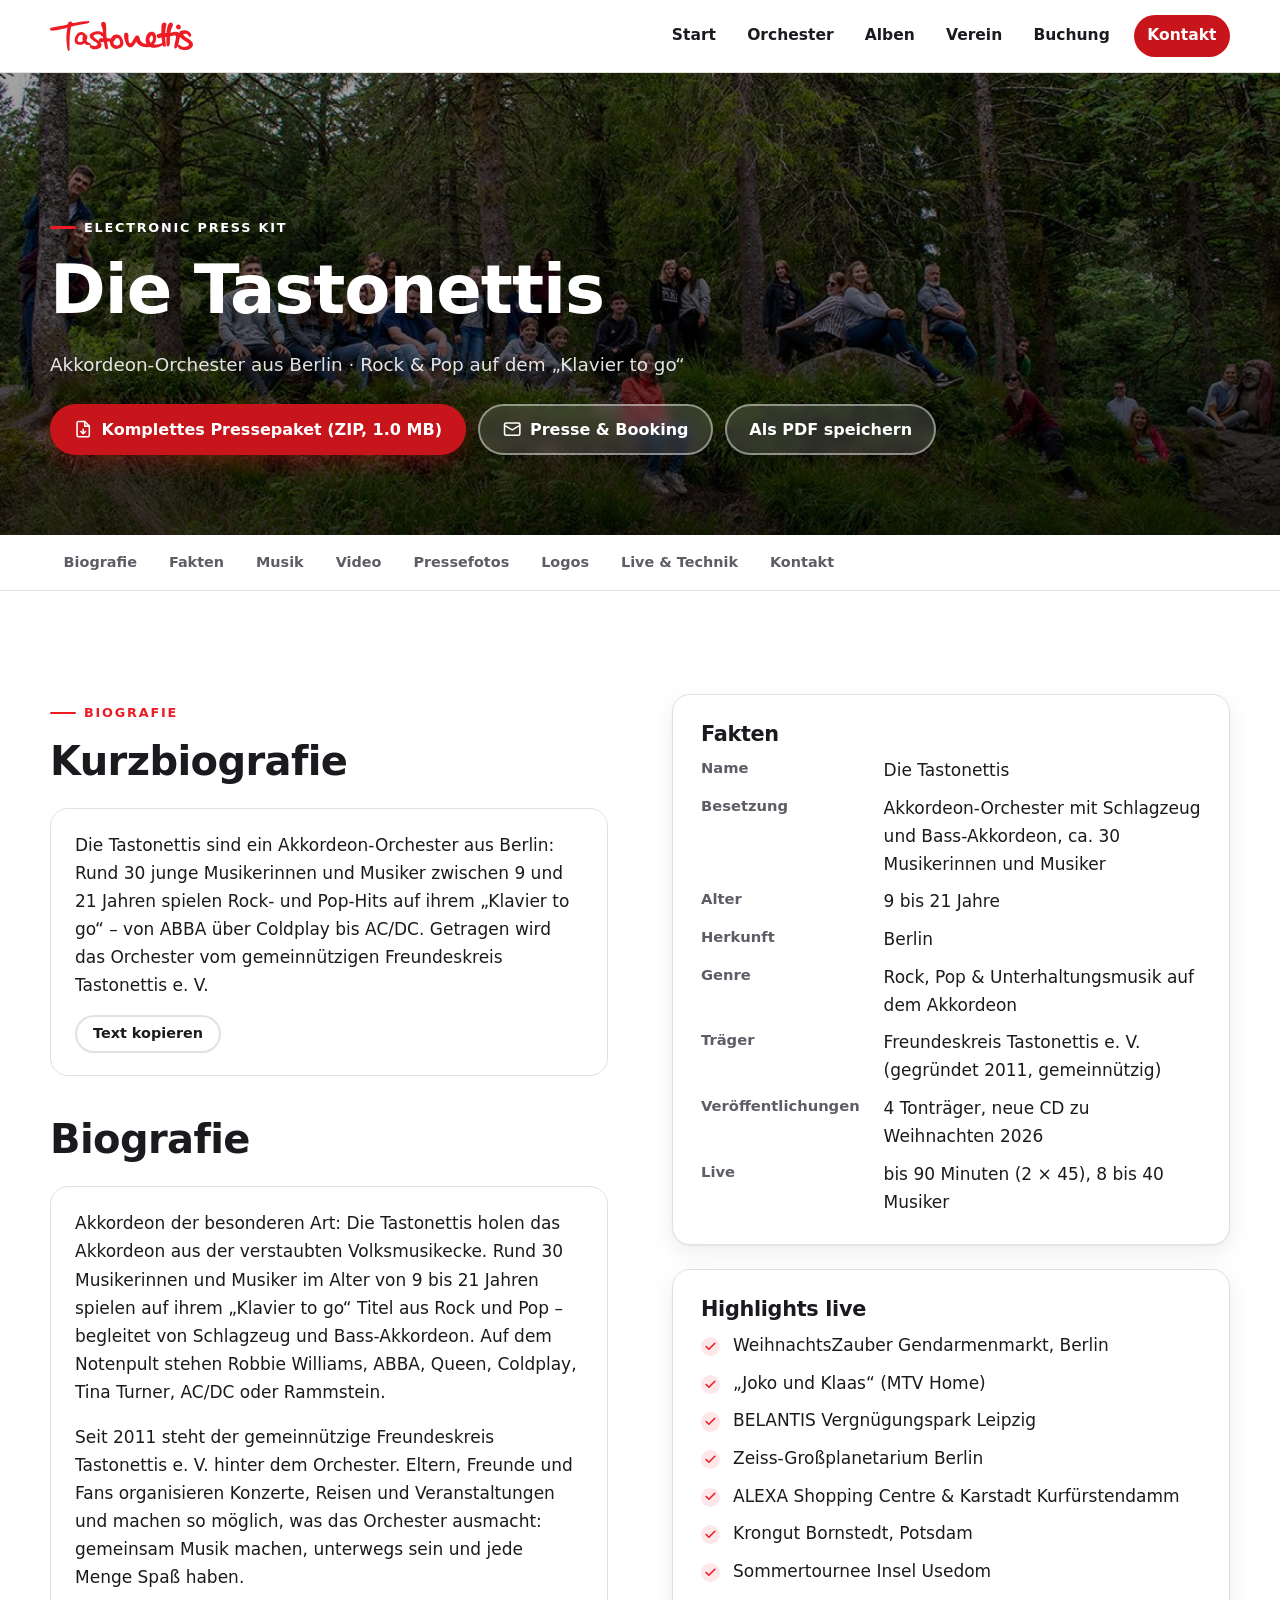
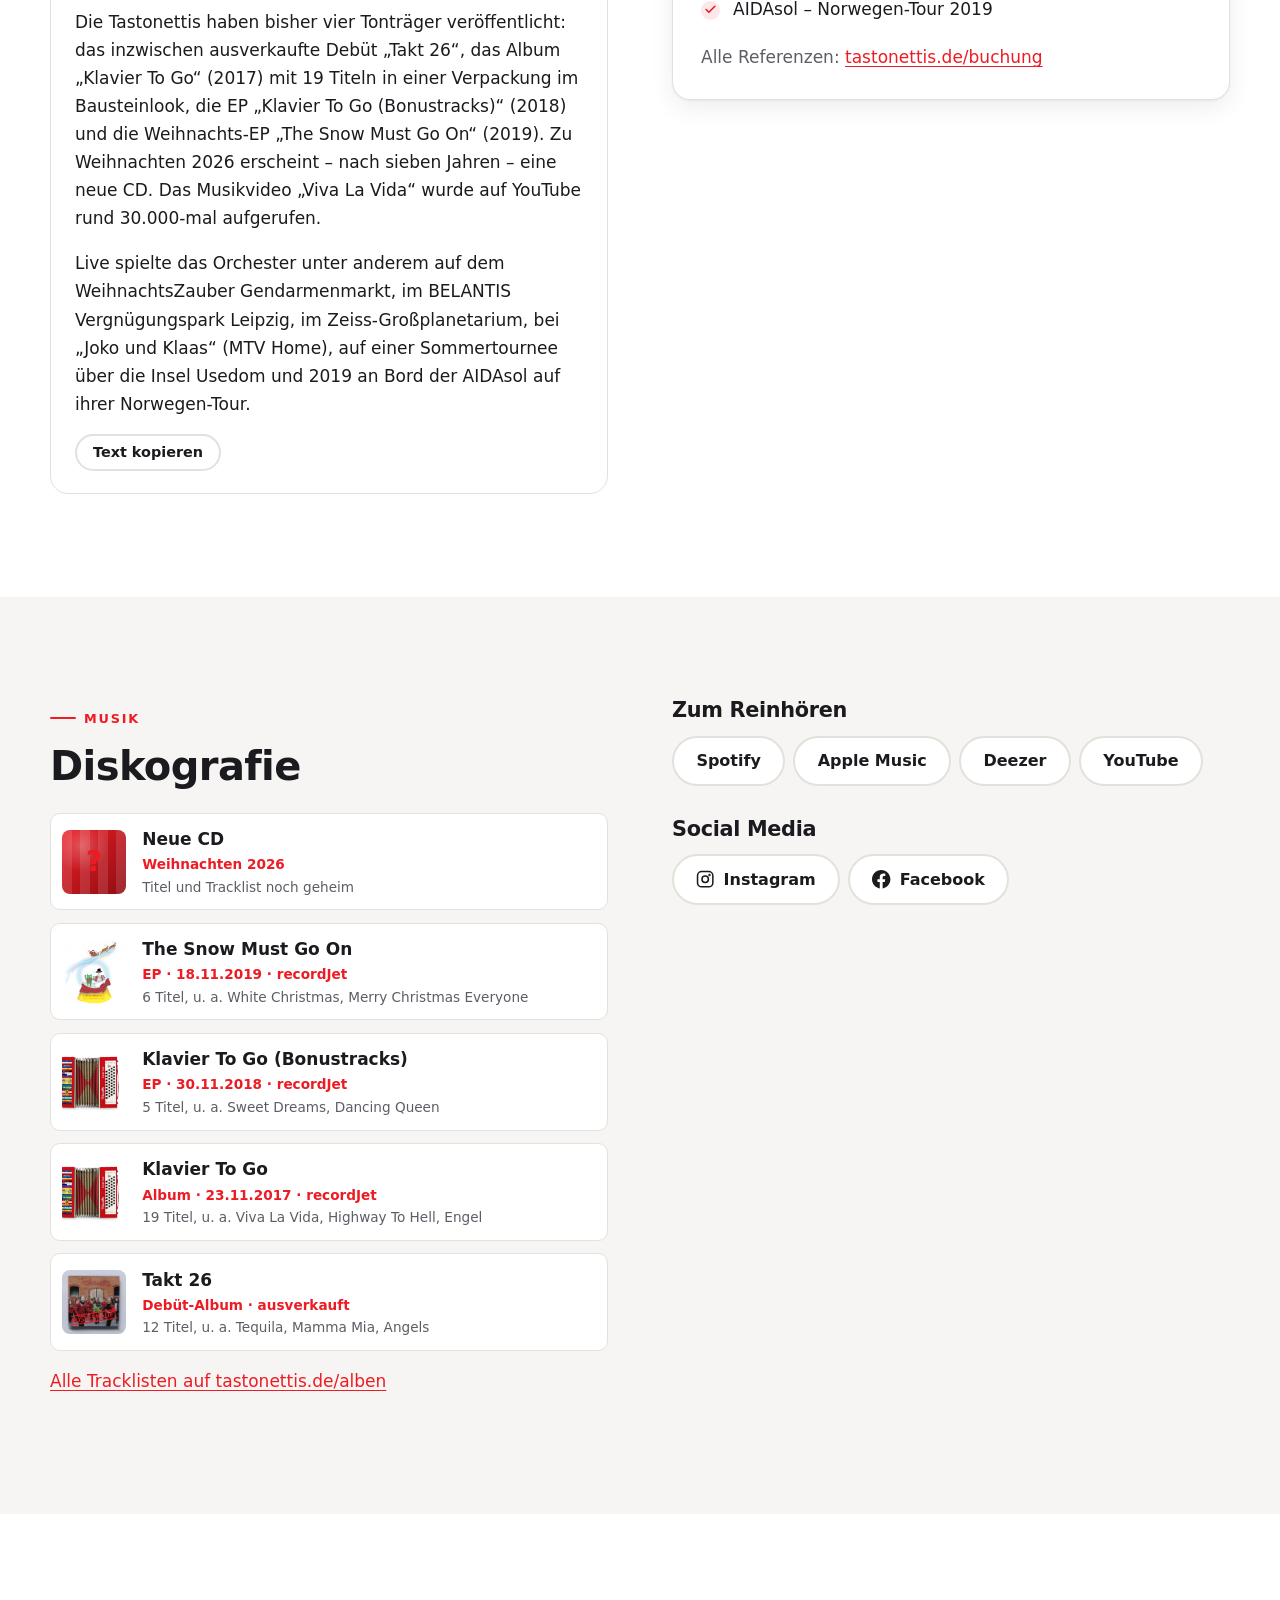
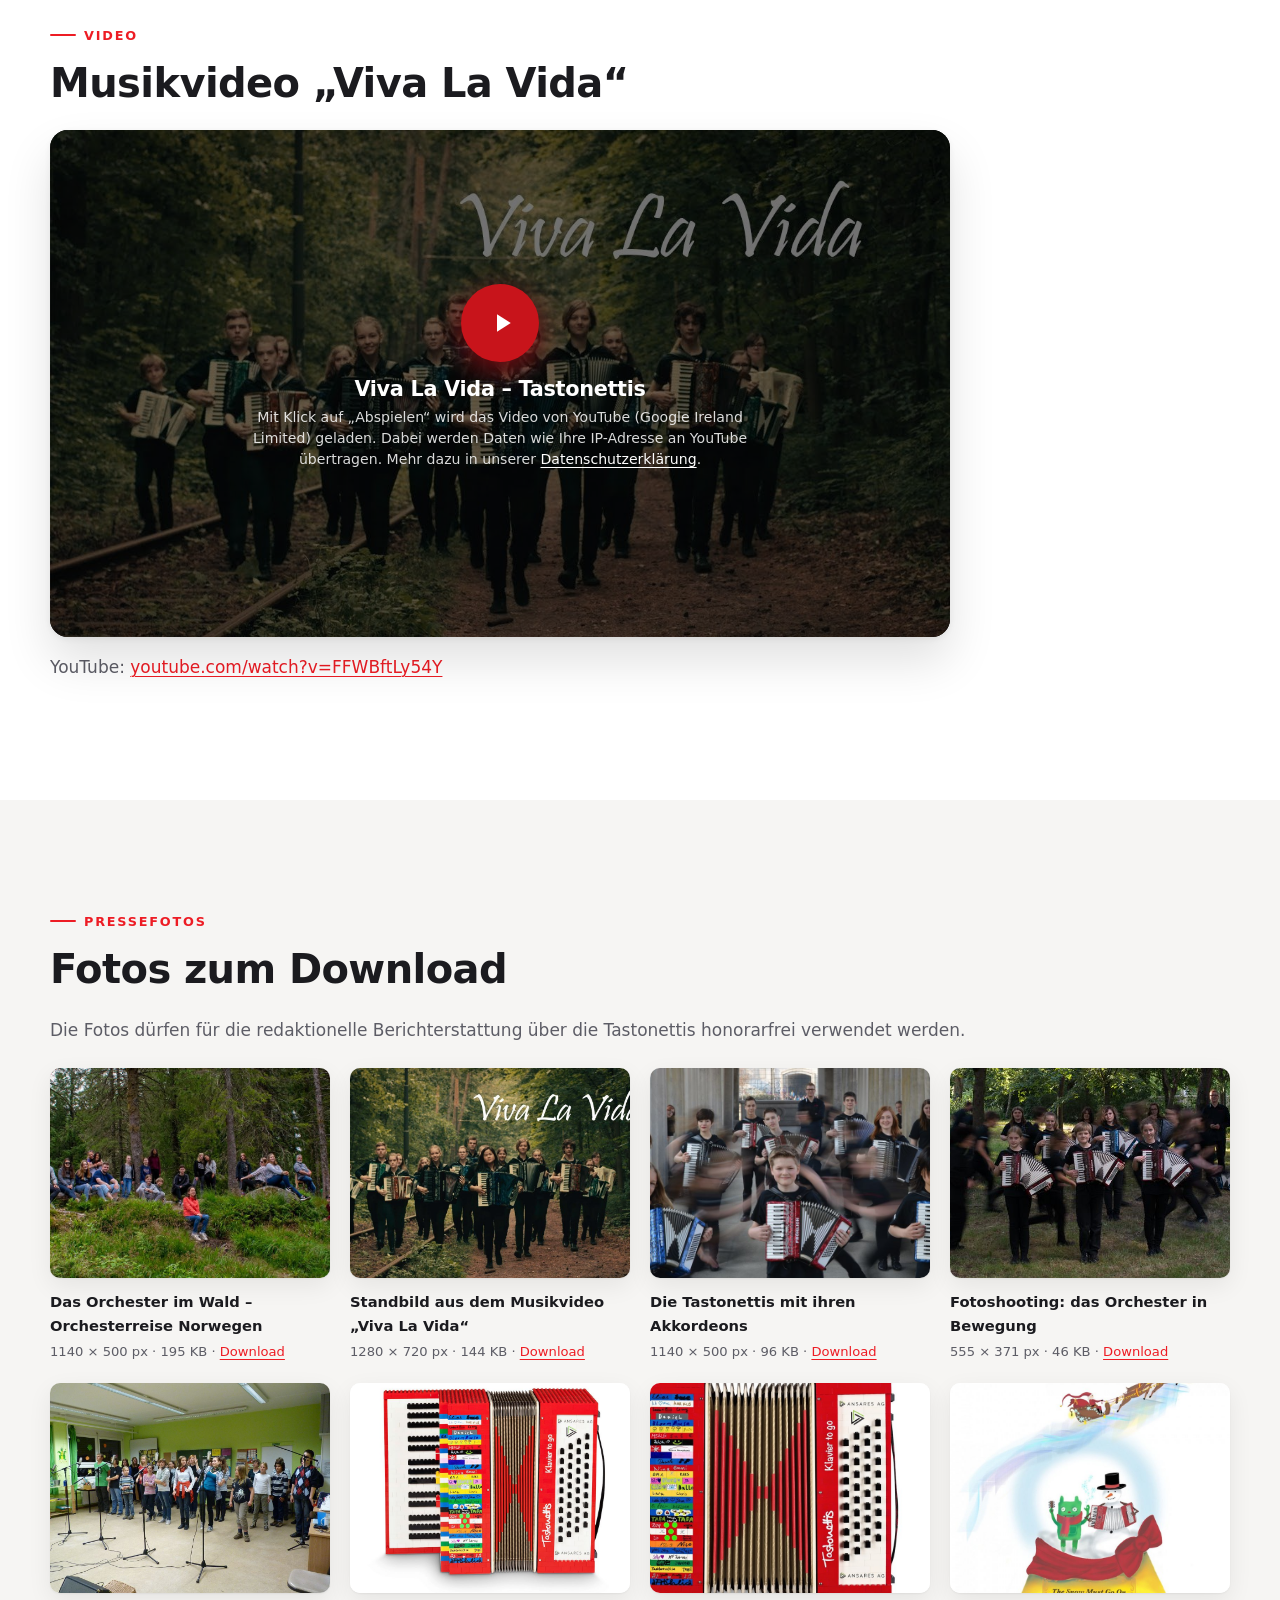
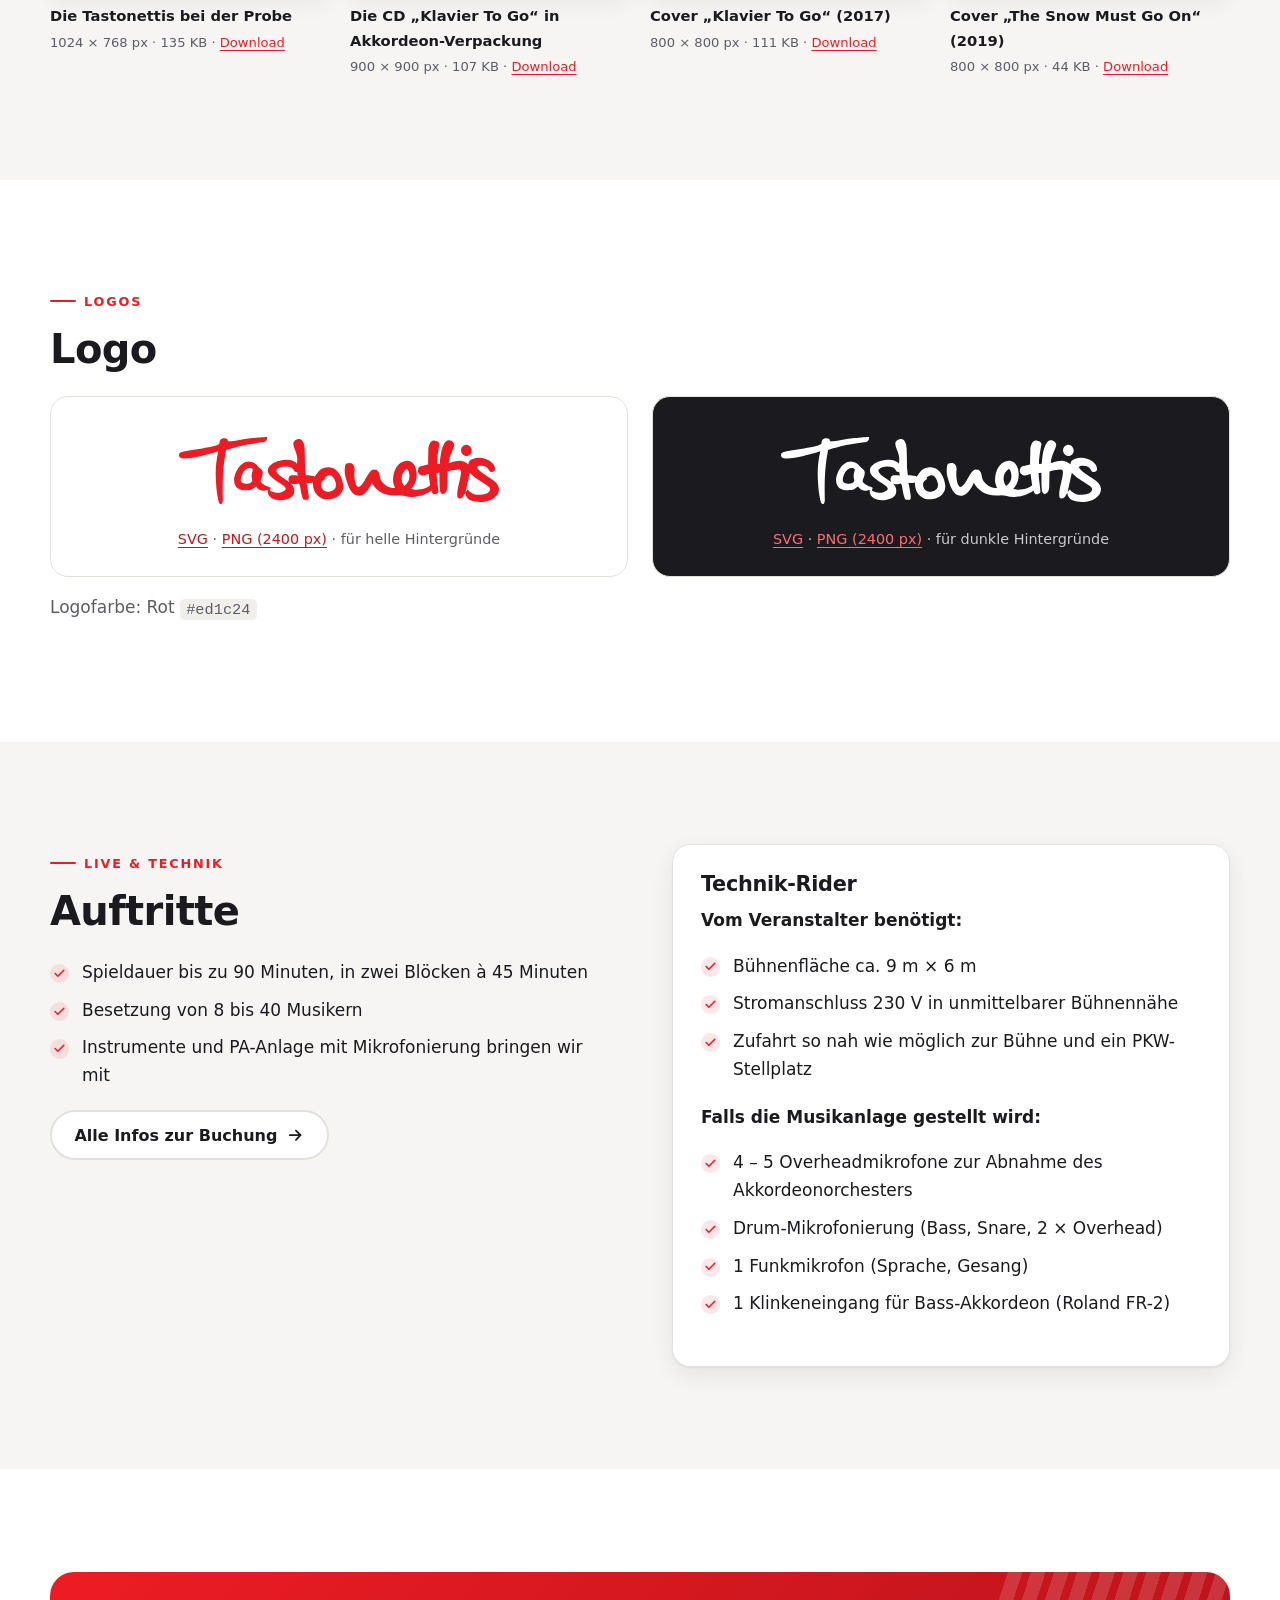
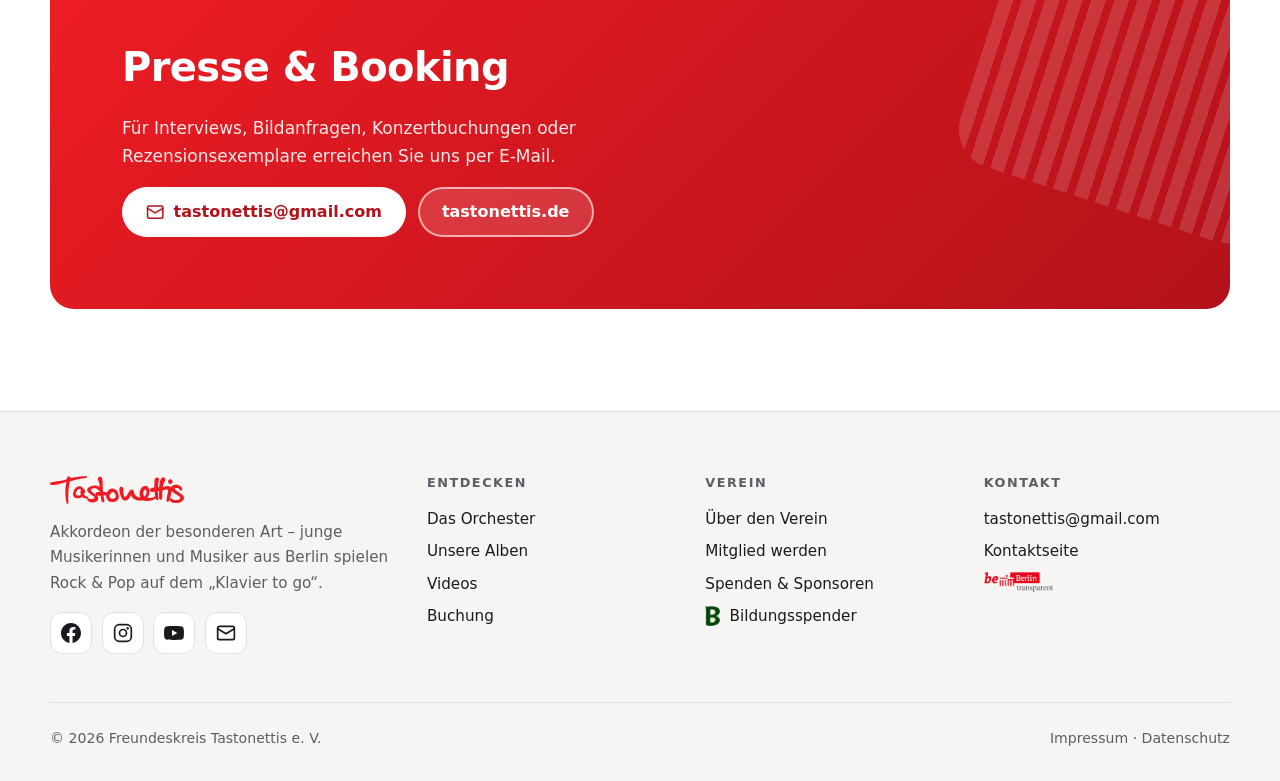
<file: epk.html>
<!DOCTYPE html>
<html lang="de" class="no-js">
<head>
  <meta charset="utf-8">
  <meta name="viewport" content="width=device-width, initial-scale=1">
  <title>Electronic Press Kit | Die Tastonettis</title>
  <meta name="description" content="Electronic Press Kit der Tastonettis: Biografie, Fakten, Diskografie, Pressefotos, Logos und Technik-Rider.">
  <meta name="robots" content="noindex, nofollow">
  <meta name="color-scheme" content="light dark">
  <meta name="theme-color" content="#ffffff" media="(prefers-color-scheme: light)">
  <meta name="theme-color" content="#212228" media="(prefers-color-scheme: dark)">
  <link rel="canonical" href="https://tastonettis.de/epk.html">
  <meta property="og:type" content="website">
  <meta property="og:locale" content="de_DE">
  <meta property="og:site_name" content="Die Tastonettis">
  <meta property="og:title" content="Electronic Press Kit | Die Tastonettis">
  <meta property="og:description" content="Electronic Press Kit der Tastonettis: Biografie, Fakten, Diskografie, Pressefotos, Logos und Technik-Rider.">
  <meta property="og:image" content="https://tastonettis.de/assets/img/cover/norway.jpg">
  <link rel="icon" href="assets/img/favicon.ico" sizes="any">
  <link rel="apple-touch-icon" href="assets/img/apple-touch-icon.png">
  <link rel="stylesheet" href="assets/css/style.css?v=408255bbe3">
  <script src="assets/js/main.js?v=9a58c8398f" defer></script>
</head>
<body>
  <a class="skip-link" href="#inhalt">Zum Inhalt springen</a>
  <header class="site-header">
    <nav class="container nav" aria-label="Hauptnavigation">
      <a class="brand" href="index.html" aria-label="Die Tastonettis – Startseite">
        <img src="assets/img/logo.svg" alt="Tastonettis" width="282" height="59">
      </a>
      <button class="nav-toggle" type="button" aria-expanded="false" aria-controls="menu" aria-label="Menü öffnen/schließen"><svg class="icon-open" viewBox="0 0 24 24" fill="none" stroke="currentColor" stroke-width="2.2" stroke-linecap="round" aria-hidden="true"><path d="M3 6h18M3 12h18M3 18h18"/></svg><svg class="icon-close" viewBox="0 0 24 24" fill="none" stroke="currentColor" stroke-width="2.2" stroke-linecap="round" aria-hidden="true"><path d="M18 6 6 18M6 6l12 12"/></svg></button>
      <ul class="nav-menu" id="menu">
        <li><a href="index.html">Start</a></li>
        <li><a href="orchester.html">Orchester</a></li>
        <li><a href="alben.html">Alben</a></li>
        <li><a href="verein.html">Verein</a></li>
        <li><a href="buchung.html">Buchung</a></li>
        <li class="nav-cta"><a href="kontakt.html">Kontakt</a></li>
      </ul>
    </nav>
  </header>

  <main id="inhalt">
    <section class="page-hero epk-hero">
      <div class="hero-bg"><img src="assets/img/cover/norway.jpg" alt="" width="1140" height="500" style="object-position:center 40%"></div>
      <div class="container">
        <span class="eyebrow">Electronic Press Kit</span>
        <h1>Die Tastonettis</h1>
        <p>Akkordeon-Orchester aus Berlin · Rock &amp; Pop auf dem „Klavier to go“</p>
        <div class="btn-row" style="margin-top:1.5rem">
          <a class="btn btn-primary" href="assets/epk/tastonettis-pressepaket.zip" download><svg viewBox="0 0 24 24" fill="none" stroke="currentColor" stroke-width="2" stroke-linecap="round" stroke-linejoin="round" aria-hidden="true"><path d="M14 2H6a2 2 0 0 0-2 2v16a2 2 0 0 0 2 2h12a2 2 0 0 0 2-2V8z"/><path d="M14 2v6h6M12 18v-6M9 15l3 3 3-3"/></svg> Komplettes Pressepaket (ZIP, 1.0 MB)</a>
          <a class="btn btn-light" href="mailto:tastonettis@gmail.com?subject=Presse-%20%2F%20Booking-Anfrage"><svg viewBox="0 0 24 24" fill="none" stroke="currentColor" stroke-width="2" stroke-linecap="round" stroke-linejoin="round" aria-hidden="true"><rect x="2" y="4" width="20" height="16" rx="2"/><path d="m22 7-10 6L2 7"/></svg> Presse &amp; Booking</a>
          <button type="button" class="btn btn-light no-print" data-print>Als PDF speichern</button>
        </div>
      </div>
    </section>

    <nav class="epk-nav no-print" aria-label="EPK-Inhalt">
      <div class="container">
        <a href="#bio">Biografie</a><a href="#fakten">Fakten</a><a href="#musik">Musik</a><a href="#video">Video</a><a href="#fotos">Pressefotos</a><a href="#logos">Logos</a><a href="#live">Live &amp; Technik</a><a href="#kontakt">Kontakt</a>
      </div>
    </nav>

    <section class="section" id="bio">
      <div class="container split split--top">
        <div>
          <span class="eyebrow">Biografie</span>
          <h2>Kurzbiografie</h2>
          <div class="copy-box">
            <p id="bio-kurz">Die Tastonettis sind ein Akkordeon-Orchester aus Berlin: Rund 30 junge Musikerinnen und Musiker zwischen 9 und 21 Jahren spielen Rock- und Pop-Hits auf ihrem „Klavier to go“ – von ABBA über Coldplay bis AC/DC. Getragen wird das Orchester vom gemeinnützigen Freundeskreis Tastonettis e. V.</p>
            <button type="button" class="btn btn-ghost btn-sm no-print" data-copy="#bio-kurz">Text kopieren</button>
          </div>
          <h2 style="margin-top:2.5rem">Biografie</h2>
          <div class="copy-box" id="bio-lang">
            <p>Akkordeon der besonderen Art: Die Tastonettis holen das Akkordeon aus der verstaubten Volksmusikecke. Rund 30 Musikerinnen und Musiker im Alter von 9 bis 21 Jahren spielen auf ihrem „Klavier to go“ Titel aus Rock und Pop – begleitet von Schlagzeug und Bass-Akkordeon. Auf dem Notenpult stehen Robbie Williams, ABBA, Queen, Coldplay, Tina Turner, AC/DC oder Rammstein.</p>
            <p>Seit 2011 steht der gemeinnützige Freundeskreis Tastonettis e. V. hinter dem Orchester. Eltern, Freunde und Fans organisieren Konzerte, Reisen und Veranstaltungen und machen so möglich, was das Orchester ausmacht: gemeinsam Musik machen, unterwegs sein und jede Menge Spaß haben.</p>
            <p>Die Tastonettis haben bisher vier Tonträger veröffentlicht: das inzwischen ausverkaufte Debüt „Takt 26“, das Album „Klavier To Go“ (2017) mit 19 Titeln in einer Verpackung im Bausteinlook, die EP „Klavier To Go (Bonustracks)“ (2018) und die Weihnachts-EP „The Snow Must Go On“ (2019). Zu Weihnachten 2026 erscheint – nach sieben Jahren – eine neue CD. Das Musikvideo „Viva La Vida“ wurde auf YouTube rund 30.000-mal aufgerufen.</p>
            <p>Live spielte das Orchester unter anderem auf dem WeihnachtsZauber Gendarmenmarkt, im BELANTIS Vergnügungspark Leipzig, im Zeiss-Großplanetarium, bei „Joko und Klaas“ (MTV Home), auf einer Sommertournee über die Insel Usedom und 2019 an Bord der AIDAsol auf ihrer Norwegen-Tour.</p>
            <button type="button" class="btn btn-ghost btn-sm no-print" data-copy="#bio-lang">Text kopieren</button>
          </div>
        </div>
        <div id="fakten">
          <div class="card">
            <h3>Fakten</h3>
            <dl class="facts">
            <dt>Name</dt><dd>Die Tastonettis</dd>
            <dt>Besetzung</dt><dd>Akkordeon-Orchester mit Schlagzeug und Bass-Akkordeon, ca. 30 Musikerinnen und Musiker</dd>
            <dt>Alter</dt><dd>9 bis 21 Jahre</dd>
            <dt>Herkunft</dt><dd>Berlin</dd>
            <dt>Genre</dt><dd>Rock, Pop &amp; Unterhaltungsmusik auf dem Akkordeon</dd>
            <dt>Träger</dt><dd>Freundeskreis Tastonettis e. V. (gegründet 2011, gemeinnützig)</dd>
            <dt>Veröffentlichungen</dt><dd>4 Tonträger, neue CD zu Weihnachten 2026</dd>
            <dt>Live</dt><dd>bis 90 Minuten (2 × 45), 8 bis 40 Musiker</dd>
            </dl>
          </div>
          <div class="card" style="margin-top:1.5rem">
            <h3>Highlights live</h3>
            <ul class="check-list">
            <li>WeihnachtsZauber Gendarmenmarkt, Berlin</li>
            <li>„Joko und Klaas“ (MTV Home)</li>
            <li>BELANTIS Vergnügungspark Leipzig</li>
            <li>Zeiss-Großplanetarium Berlin</li>
            <li>ALEXA Shopping Centre &amp; Karstadt Kurfürstendamm</li>
            <li>Krongut Bornstedt, Potsdam</li>
            <li>Sommertournee Insel Usedom</li>
            <li>AIDAsol – Norwegen-Tour 2019</li>
            </ul>
            <p class="muted" style="margin:0">Alle Referenzen: <a href="buchung.html">tastonettis.de/buchung</a></p>
          </div>
        </div>
      </div>
    </section>

    <section class="section section--alt" id="musik">
      <div class="container split split--top">
        <div>
          <span class="eyebrow">Musik</span>
          <h2>Diskografie</h2>
          <ul class="epk-disco">
          <li><span class="disc-cover disc-cover--secret epk-secret" aria-hidden="true">?</span><div><strong>Neue CD</strong><span>Weihnachten 2026</span><small>Titel und Tracklist noch geheim</small></div></li>
          <li><img src="assets/img/cd/snow-must-go-on.jpg" alt="" width="80" height="80" loading="lazy"><div><strong>The Snow Must Go On</strong><span>EP · 18.11.2019 · recordJet</span><small>6 Titel, u. a. White Christmas, Merry Christmas Everyone</small></div></li>
          <li><img src="assets/img/cd/klavier-to-go.jpg" alt="" width="80" height="80" loading="lazy"><div><strong>Klavier To Go (Bonustracks)</strong><span>EP · 30.11.2018 · recordJet</span><small>5 Titel, u. a. Sweet Dreams, Dancing Queen</small></div></li>
          <li><img src="assets/img/cd/klavier-to-go.jpg" alt="" width="80" height="80" loading="lazy"><div><strong>Klavier To Go</strong><span>Album · 23.11.2017 · recordJet</span><small>19 Titel, u. a. Viva La Vida, Highway To Hell, Engel</small></div></li>
          <li><img src="assets/img/cd/takt26_cover.jpg" alt="" width="80" height="80" loading="lazy"><div><strong>Takt 26</strong><span>Debüt-Album · ausverkauft</span><small>12 Titel, u. a. Tequila, Mamma Mia, Angels</small></div></li>
          </ul>
          <p><a href="alben.html">Alle Tracklisten auf tastonettis.de/alben</a></p>
        </div>
        <div>
          <h3>Zum Reinhören</h3>
          <div class="epk-links">
            <a class="btn btn-ghost" href="https://open.spotify.com/artist/6AaH5f3NDIr6T8GKJIKg3H" target="_blank" rel="noopener">Spotify</a>
            <a class="btn btn-ghost" href="https://music.apple.com/de/album/klavier-to-go/1320059874" target="_blank" rel="noopener">Apple Music</a>
            <a class="btn btn-ghost" href="https://www.deezer.com/album/52731922" target="_blank" rel="noopener">Deezer</a>
            <a class="btn btn-ghost" href="https://www.youtube.com/@DieTastonettis" target="_blank" rel="noopener">YouTube</a>
          </div>
          <h3 style="margin-top:2rem">Social Media</h3>
          <div class="epk-links">
            <a class="btn btn-ghost" href="https://www.instagram.com/tastonettis/" target="_blank" rel="noopener"><svg viewBox="0 0 24 24" fill="none" stroke="currentColor" stroke-width="2" stroke-linecap="round" stroke-linejoin="round" aria-hidden="true"><rect x="2" y="2" width="20" height="20" rx="5.5"/><circle cx="12" cy="12" r="4.2"/><circle cx="17.6" cy="6.4" r=".6" fill="currentColor"/></svg> Instagram</a>
            <a class="btn btn-ghost" href="https://www.facebook.com/tastonettis/" target="_blank" rel="noopener"><svg viewBox="0 0 24 24" fill="currentColor" aria-hidden="true"><path d="M24 12.07C24 5.41 18.63 0 12 0S0 5.4 0 12.07C0 18.1 4.39 23.1 10.13 24v-8.44H7.08v-3.49h3.04V9.41c0-3.02 1.8-4.7 4.54-4.7 1.31 0 2.68.24 2.68.24v2.97h-1.5c-1.5 0-1.96.93-1.96 1.89v2.26h3.32l-.53 3.5h-2.8V24C19.62 23.1 24 18.1 24 12.07"/></svg> Facebook</a>
          </div>
        </div>
      </div>
    </section>

    <section class="section no-print" id="video">
      <div class="container">
        <span class="eyebrow">Video</span>
        <h2>Musikvideo „Viva La Vida“</h2>
        <div style="max-width:900px">
          <div class="video-embed" data-youtube="FFWBftLy54Y" data-title="Viva La Vida – Tastonettis">
  <div class="video-consent">
    <img src="assets/img/video/FFWBftLy54Y.jpg" alt="" loading="lazy" width="1280" height="720">
    <div class="video-consent-inner">
      <button type="button" class="video-play" aria-label="Video „Viva La Vida – Tastonettis“ abspielen – lädt Inhalte von YouTube"><svg viewBox="0 0 24 24" fill="currentColor" aria-hidden="true"><path d="M8 5v14l11-7z"/></svg></button>
      <h3>Viva La Vida – Tastonettis</h3>
      <p>Mit Klick auf „Abspielen“ wird das Video von YouTube (Google Ireland Limited) geladen. Dabei werden Daten wie Ihre IP-Adresse an YouTube übertragen. Mehr dazu in unserer <a href="datenschutz.html#youtube-mit-erweitertem-datenschutz">Datenschutzerklärung</a>.</p>
    </div>
  </div>
</div>
        </div>
        <p class="muted" style="margin-top:1rem">YouTube: <a href="https://www.youtube.com/watch?v=FFWBftLy54Y" target="_blank" rel="noopener">youtube.com/watch?v=FFWBftLy54Y</a></p>
      </div>
    </section>

    <section class="section section--alt" id="fotos">
      <div class="container">
        <span class="eyebrow">Pressefotos</span>
        <h2>Fotos zum Download</h2>
        <p class="muted">Die Fotos dürfen für die redaktionelle Berichterstattung über die Tastonettis honorarfrei verwendet werden.</p>
        <div class="press-grid">
          <figure class="press-photo">
            <a class="press-thumb" href="assets/epk/fotos/tastonettis-orchester-wald.jpg" data-lightbox data-caption="Das Orchester im Wald – Orchesterreise Norwegen"><img src="assets/epk/fotos/tastonettis-orchester-wald.jpg" alt="Das Orchester im Wald – Orchesterreise Norwegen" loading="lazy" width="1140" height="500"></a>
            <figcaption>Das Orchester im Wald – Orchesterreise Norwegen<span>1140 × 500 px · 195 KB · <a href="assets/epk/fotos/tastonettis-orchester-wald.jpg" download>Download</a></span></figcaption>
          </figure>
          <figure class="press-photo">
            <a class="press-thumb" href="assets/epk/fotos/tastonettis-musikvideo-viva-la-vida.jpg" data-lightbox data-caption="Standbild aus dem Musikvideo „Viva La Vida“"><img src="assets/epk/fotos/tastonettis-musikvideo-viva-la-vida.jpg" alt="Standbild aus dem Musikvideo „Viva La Vida“" loading="lazy" width="1280" height="720"></a>
            <figcaption>Standbild aus dem Musikvideo „Viva La Vida“<span>1280 × 720 px · 144 KB · <a href="assets/epk/fotos/tastonettis-musikvideo-viva-la-vida.jpg" download>Download</a></span></figcaption>
          </figure>
          <figure class="press-photo">
            <a class="press-thumb" href="assets/epk/fotos/tastonettis-saeulen.jpg" data-lightbox data-caption="Die Tastonettis mit ihren Akkordeons"><img src="assets/epk/fotos/tastonettis-saeulen.jpg" alt="Die Tastonettis mit ihren Akkordeons" loading="lazy" width="1140" height="500"></a>
            <figcaption>Die Tastonettis mit ihren Akkordeons<span>1140 × 500 px · 96 KB · <a href="assets/epk/fotos/tastonettis-saeulen.jpg" download>Download</a></span></figcaption>
          </figure>
          <figure class="press-photo">
            <a class="press-thumb" href="assets/epk/fotos/tastonettis-wiese.jpg" data-lightbox data-caption="Fotoshooting: das Orchester in Bewegung"><img src="assets/epk/fotos/tastonettis-wiese.jpg" alt="Fotoshooting: das Orchester in Bewegung" loading="lazy" width="555" height="371"></a>
            <figcaption>Fotoshooting: das Orchester in Bewegung<span>555 × 371 px · 46 KB · <a href="assets/epk/fotos/tastonettis-wiese.jpg" download>Download</a></span></figcaption>
          </figure>
          <figure class="press-photo">
            <a class="press-thumb" href="assets/epk/fotos/tastonettis-probe.jpg" data-lightbox data-caption="Die Tastonettis bei der Probe"><img src="assets/epk/fotos/tastonettis-probe.jpg" alt="Die Tastonettis bei der Probe" loading="lazy" width="1024" height="768"></a>
            <figcaption>Die Tastonettis bei der Probe<span>1024 × 768 px · 135 KB · <a href="assets/epk/fotos/tastonettis-probe.jpg" download>Download</a></span></figcaption>
          </figure>
          <figure class="press-photo">
            <a class="press-thumb" href="assets/epk/fotos/tastonettis-cd-klavier-to-go-verpackung.jpg" data-lightbox data-caption="Die CD „Klavier To Go“ in Akkordeon-Verpackung"><img src="assets/epk/fotos/tastonettis-cd-klavier-to-go-verpackung.jpg" alt="Die CD „Klavier To Go“ in Akkordeon-Verpackung" loading="lazy" width="900" height="900"></a>
            <figcaption>Die CD „Klavier To Go“ in Akkordeon-Verpackung<span>900 × 900 px · 107 KB · <a href="assets/epk/fotos/tastonettis-cd-klavier-to-go-verpackung.jpg" download>Download</a></span></figcaption>
          </figure>
          <figure class="press-photo">
            <a class="press-thumb" href="assets/epk/fotos/tastonettis-cover-klavier-to-go.jpg" data-lightbox data-caption="Cover „Klavier To Go“ (2017)"><img src="assets/epk/fotos/tastonettis-cover-klavier-to-go.jpg" alt="Cover „Klavier To Go“ (2017)" loading="lazy" width="800" height="800"></a>
            <figcaption>Cover „Klavier To Go“ (2017)<span>800 × 800 px · 111 KB · <a href="assets/epk/fotos/tastonettis-cover-klavier-to-go.jpg" download>Download</a></span></figcaption>
          </figure>
          <figure class="press-photo">
            <a class="press-thumb" href="assets/epk/fotos/tastonettis-cover-the-snow-must-go-on.jpg" data-lightbox data-caption="Cover „The Snow Must Go On“ (2019)"><img src="assets/epk/fotos/tastonettis-cover-the-snow-must-go-on.jpg" alt="Cover „The Snow Must Go On“ (2019)" loading="lazy" width="800" height="800"></a>
            <figcaption>Cover „The Snow Must Go On“ (2019)<span>800 × 800 px · 44 KB · <a href="assets/epk/fotos/tastonettis-cover-the-snow-must-go-on.jpg" download>Download</a></span></figcaption>
          </figure>
        </div>
      </div>
    </section>

    <section class="section" id="logos">
      <div class="container">
        <span class="eyebrow">Logos</span>
        <h2>Logo</h2>
        <div class="grid grid-2">
          <div class="logo-tile logo-tile--light">
            <img src="assets/epk/tastonettis-logo-rot.svg" alt="Tastonettis-Logo in Rot" width="282" height="59">
            <span><a href="assets/epk/tastonettis-logo-rot.svg" download>SVG</a> · <a href="assets/epk/tastonettis-logo-rot.png" download>PNG (2400 px)</a> · für helle Hintergründe</span>
          </div>
          <div class="logo-tile logo-tile--dark">
            <img src="assets/epk/tastonettis-logo-weiss.svg" alt="Tastonettis-Logo in Weiß" width="282" height="59">
            <span><a href="assets/epk/tastonettis-logo-weiss.svg" download>SVG</a> · <a href="assets/epk/tastonettis-logo-weiss.png" download>PNG (2400 px)</a> · für dunkle Hintergründe</span>
          </div>
        </div>
        <p class="muted" style="margin-top:1rem">Logofarbe: Rot <code>#ed1c24</code></p>
      </div>
    </section>

    <section class="section section--alt" id="live">
      <div class="container split split--top">
        <div>
          <span class="eyebrow">Live &amp; Technik</span>
          <h2>Auftritte</h2>
          <ul class="check-list">
            <li>Spieldauer bis zu 90 Minuten, in zwei Blöcken à 45 Minuten</li>
            <li>Besetzung von 8 bis 40 Musikern</li>
            <li>Instrumente und PA-Anlage mit Mikrofonierung bringen wir mit</li>
          </ul>
          <a class="btn btn-ghost no-print" href="buchung.html">Alle Infos zur Buchung <svg viewBox="0 0 24 24" fill="none" stroke="currentColor" stroke-width="2.4" stroke-linecap="round" stroke-linejoin="round" aria-hidden="true"><path d="M5 12h14M13 6l6 6-6 6"/></svg></a>
        </div>
        <div class="card">
          <h3>Technik-Rider</h3>
          <p><strong>Vom Veranstalter benötigt:</strong></p>
          <ul class="check-list">
            <li>Bühnenfläche ca. 9&nbsp;m × 6&nbsp;m</li>
            <li>Stromanschluss 230&nbsp;V in unmittelbarer Bühnennähe</li>
            <li>Zufahrt so nah wie möglich zur Bühne und ein PKW-Stellplatz</li>
          </ul>
          <p><strong>Falls die Musikanlage gestellt wird:</strong></p>
          <ul class="check-list">
            <li>4 – 5 Overheadmikrofone zur Abnahme des Akkordeonorchesters</li>
            <li>Drum-Mikrofonierung (Bass, Snare, 2 × Overhead)</li>
            <li>1 Funkmikrofon (Sprache, Gesang)</li>
            <li>1 Klinkeneingang für Bass-Akkordeon (Roland FR-2)</li>
          </ul>
        </div>
      </div>
    </section>

    <section class="section" id="kontakt">
      <div class="container">
        <div class="cta">
          <h2>Presse &amp; Booking</h2>
          <p>Für Interviews, Bildanfragen, Konzertbuchungen oder Rezensionsexemplare erreichen Sie uns per E-Mail.</p>
          <p class="print-only"><strong>E-Mail: tastonettis@gmail.com · Web: tastonettis.de</strong></p>
          <div class="btn-row">
            <a class="btn btn-white" href="mailto:tastonettis@gmail.com?subject=Presse-%20%2F%20Booking-Anfrage"><svg viewBox="0 0 24 24" fill="none" stroke="currentColor" stroke-width="2" stroke-linecap="round" stroke-linejoin="round" aria-hidden="true"><rect x="2" y="4" width="20" height="16" rx="2"/><path d="m22 7-10 6L2 7"/></svg> tastonettis@gmail.com</a>
            <a class="btn btn-light" href="index.html">tastonettis.de</a>
          </div>
        </div>
      </div>
    </section>

  </main>

  <footer class="site-footer">
    <div class="container">
      <div class="footer-grid">
        <div class="footer-brand">
          <img src="assets/img/logo.svg" alt="Tastonettis" width="282" height="59">
          <p>Akkordeon der besonderen Art – junge Musikerinnen und Musiker aus Berlin spielen Rock &amp; Pop auf dem „Klavier to go“.</p>
          <div class="socials">
            <a href="https://www.facebook.com/tastonettis/" target="_blank" rel="noopener" aria-label="Tastonettis auf Facebook"><svg viewBox="0 0 24 24" fill="currentColor" aria-hidden="true"><path d="M24 12.07C24 5.41 18.63 0 12 0S0 5.4 0 12.07C0 18.1 4.39 23.1 10.13 24v-8.44H7.08v-3.49h3.04V9.41c0-3.02 1.8-4.7 4.54-4.7 1.31 0 2.68.24 2.68.24v2.97h-1.5c-1.5 0-1.96.93-1.96 1.89v2.26h3.32l-.53 3.5h-2.8V24C19.62 23.1 24 18.1 24 12.07"/></svg></a>
            <a href="https://www.instagram.com/tastonettis/" target="_blank" rel="noopener" aria-label="Tastonettis auf Instagram"><svg viewBox="0 0 24 24" fill="none" stroke="currentColor" stroke-width="2" stroke-linecap="round" stroke-linejoin="round" aria-hidden="true"><rect x="2" y="2" width="20" height="20" rx="5.5"/><circle cx="12" cy="12" r="4.2"/><circle cx="17.6" cy="6.4" r=".6" fill="currentColor"/></svg></a>
            <a href="https://www.youtube.com/@DieTastonettis" target="_blank" rel="noopener" aria-label="Tastonettis auf YouTube"><svg viewBox="0 0 24 24" fill="currentColor" aria-hidden="true"><path d="M23.5 6.2a3 3 0 0 0-2.1-2.1C19.5 3.6 12 3.6 12 3.6s-7.5 0-9.4.5A3 3 0 0 0 .5 6.2 31.4 31.4 0 0 0 0 12a31.4 31.4 0 0 0 .5 5.8 3 3 0 0 0 2.1 2.1c1.9.5 9.4.5 9.4.5s7.5 0 9.4-.5a3 3 0 0 0 2.1-2.1c.5-1.9.5-5.8.5-5.8s0-3.9-.5-5.8zM9.6 15.6V8.4l6.3 3.6-6.3 3.6z"/></svg></a>
            <a href="mailto:tastonettis@gmail.com" aria-label="E-Mail an die Tastonettis"><svg viewBox="0 0 24 24" fill="none" stroke="currentColor" stroke-width="2" stroke-linecap="round" stroke-linejoin="round" aria-hidden="true"><rect x="2" y="4" width="20" height="16" rx="2"/><path d="m22 7-10 6L2 7"/></svg></a>
          </div>
        </div>
        <div>
          <h4>Entdecken</h4>
          <ul>
            <li><a href="orchester.html">Das Orchester</a></li>
            <li><a href="alben.html">Unsere Alben</a></li>
            <li><a href="orchester.html#videos">Videos</a></li>
            <li><a href="buchung.html">Buchung</a></li>
          </ul>
        </div>
        <div>
          <h4>Verein</h4>
          <ul>
            <li><a href="verein.html">Über den Verein</a></li>
            <li><a href="verein.html#mitgliedschaft">Mitglied werden</a></li>
            <li><a href="verein.html#spenden">Spenden &amp; Sponsoren</a></li>
            <li><a href="https://www.bildungsspender.de/tastonettis" target="_blank" rel="noopener" class="footer-partner"><img src="assets/img/bildungsspender.png" alt="" width="14" height="19"> Bildungsspender</a></li>
          </ul>
        </div>
        <div>
          <h4>Kontakt</h4>
          <ul>
            <li><a href="mailto:tastonettis@gmail.com">tastonettis@gmail.com</a></li>
            <li><a href="kontakt.html">Kontaktseite</a></li>
            <li><a href="https://www.berlin.de/buergeraktiv/informieren/transparenz/transparenzcharta/" target="_blank" rel="noopener" class="footer-partner" aria-label="Initiative Transparente Zivilgesellschaft – Berlin"><img src="assets/img/berlin-transparent.png" alt="Berlin Transparenz" height="20"></a></li>
          </ul>
        </div>
      </div>
      <div class="footer-bottom">
        <span>&copy; <span data-year>2026</span> Freundeskreis Tastonettis e.&nbsp;V.</span>
        <span>
          <a href="impressum.html">Impressum</a> &middot; <a href="datenschutz.html">Datenschutz</a>
        </span>
      </div>
    </div>
  </footer>
  <button class="to-top" type="button" aria-label="Nach oben"><svg viewBox="0 0 24 24" fill="none" stroke="currentColor" stroke-width="2.4" stroke-linecap="round" stroke-linejoin="round" aria-hidden="true"><path d="M12 19V5M5 12l7-7 7 7"/></svg></button>
</body>
</html>
</file>
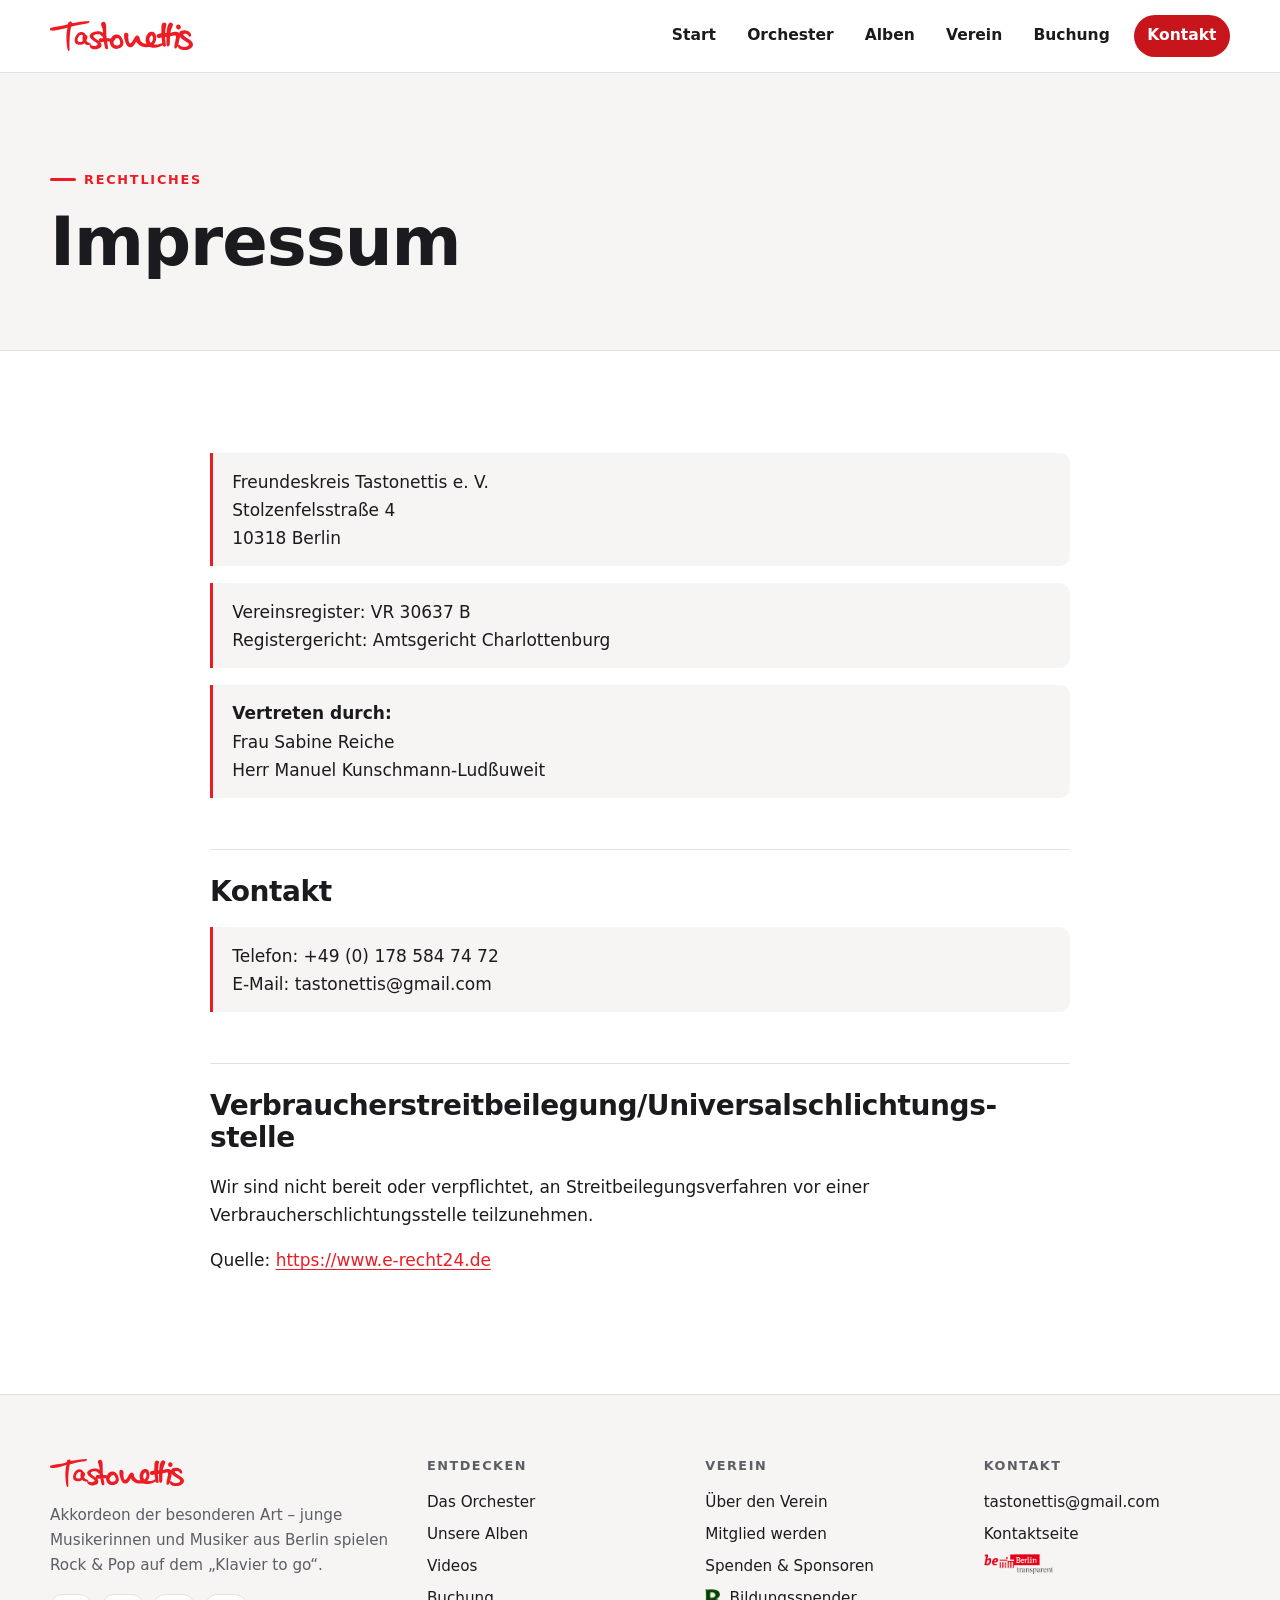
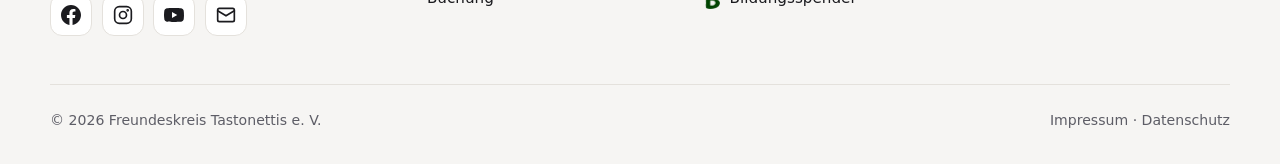
<file: impressum.html>
<!DOCTYPE html>
<html lang="de" class="no-js">
<head>
  <meta charset="utf-8">
  <meta name="viewport" content="width=device-width, initial-scale=1">
  <title>Impressum | Die Tastonettis</title>
  <meta name="description" content="Impressum der Tastonettis – Freundeskreis Tastonettis e. V., Berlin.">
  <meta name="color-scheme" content="light dark">
  <meta name="theme-color" content="#ffffff" media="(prefers-color-scheme: light)">
  <meta name="theme-color" content="#212228" media="(prefers-color-scheme: dark)">
  <link rel="canonical" href="https://tastonettis.de/impressum.html">
  <meta property="og:type" content="website">
  <meta property="og:locale" content="de_DE">
  <meta property="og:site_name" content="Die Tastonettis">
  <meta property="og:title" content="Impressum | Die Tastonettis">
  <meta property="og:description" content="Impressum der Tastonettis – Freundeskreis Tastonettis e. V., Berlin.">
  <meta property="og:image" content="https://tastonettis.de/assets/img/cover/norway.jpg">
  <link rel="icon" href="assets/img/favicon.ico" sizes="any">
  <link rel="apple-touch-icon" href="assets/img/apple-touch-icon.png">
  <link rel="stylesheet" href="assets/css/style.css?v=408255bbe3">
  <script src="assets/js/main.js?v=9a58c8398f" defer></script>
</head>
<body>
  <a class="skip-link" href="#inhalt">Zum Inhalt springen</a>
  <header class="site-header">
    <nav class="container nav" aria-label="Hauptnavigation">
      <a class="brand" href="index.html" aria-label="Die Tastonettis – Startseite">
        <img src="assets/img/logo.svg" alt="Tastonettis" width="282" height="59">
      </a>
      <button class="nav-toggle" type="button" aria-expanded="false" aria-controls="menu" aria-label="Menü öffnen/schließen"><svg class="icon-open" viewBox="0 0 24 24" fill="none" stroke="currentColor" stroke-width="2.2" stroke-linecap="round" aria-hidden="true"><path d="M3 6h18M3 12h18M3 18h18"/></svg><svg class="icon-close" viewBox="0 0 24 24" fill="none" stroke="currentColor" stroke-width="2.2" stroke-linecap="round" aria-hidden="true"><path d="M18 6 6 18M6 6l12 12"/></svg></button>
      <ul class="nav-menu" id="menu">
        <li><a href="index.html">Start</a></li>
        <li><a href="orchester.html">Orchester</a></li>
        <li><a href="alben.html">Alben</a></li>
        <li><a href="verein.html">Verein</a></li>
        <li><a href="buchung.html">Buchung</a></li>
        <li class="nav-cta"><a href="kontakt.html">Kontakt</a></li>
      </ul>
    </nav>
  </header>

  <main id="inhalt">
    <section class="page-hero page-hero--plain">
      <div class="container">
        <span class="eyebrow">Rechtliches</span>
        <h1>Impressum</h1>
        
      </div>
    </section>

    <section class="section">
      <div class="container legal">
<p>Freundeskreis Tastonettis e. V.<br />
Stolzenfelsstra&szlig;e 4<br />
10318 Berlin</p>

<p>Vereinsregister: VR 30637 B<br />
Registergericht: Amtsgericht Charlottenburg</p>

<p><strong>Vertreten durch:</strong><br />
Frau Sabine Reiche<br />
Herr Manuel Kunschmann-Lud&szlig;uweit</p>

<h2>Kontakt</h2>
<p>Telefon: +49 (0) 178 584 74 72<br />
E-Mail: tastonettis@gmail.com</p>

<h2>Verbraucher&shy;streit&shy;beilegung/Universal&shy;schlichtungs&shy;stelle</h2>
<p>Wir sind nicht bereit oder verpflichtet, an Streitbeilegungsverfahren vor einer Verbraucherschlichtungsstelle
teilzunehmen.</p>

<p>Quelle: <a href="https://www.e-recht24.de">https://www.e-recht24.de</a></p>

      </div>
    </section>

  </main>

  <footer class="site-footer">
    <div class="container">
      <div class="footer-grid">
        <div class="footer-brand">
          <img src="assets/img/logo.svg" alt="Tastonettis" width="282" height="59">
          <p>Akkordeon der besonderen Art – junge Musikerinnen und Musiker aus Berlin spielen Rock &amp; Pop auf dem „Klavier to go“.</p>
          <div class="socials">
            <a href="https://www.facebook.com/tastonettis/" target="_blank" rel="noopener" aria-label="Tastonettis auf Facebook"><svg viewBox="0 0 24 24" fill="currentColor" aria-hidden="true"><path d="M24 12.07C24 5.41 18.63 0 12 0S0 5.4 0 12.07C0 18.1 4.39 23.1 10.13 24v-8.44H7.08v-3.49h3.04V9.41c0-3.02 1.8-4.7 4.54-4.7 1.31 0 2.68.24 2.68.24v2.97h-1.5c-1.5 0-1.96.93-1.96 1.89v2.26h3.32l-.53 3.5h-2.8V24C19.62 23.1 24 18.1 24 12.07"/></svg></a>
            <a href="https://www.instagram.com/tastonettis/" target="_blank" rel="noopener" aria-label="Tastonettis auf Instagram"><svg viewBox="0 0 24 24" fill="none" stroke="currentColor" stroke-width="2" stroke-linecap="round" stroke-linejoin="round" aria-hidden="true"><rect x="2" y="2" width="20" height="20" rx="5.5"/><circle cx="12" cy="12" r="4.2"/><circle cx="17.6" cy="6.4" r=".6" fill="currentColor"/></svg></a>
            <a href="https://www.youtube.com/@DieTastonettis" target="_blank" rel="noopener" aria-label="Tastonettis auf YouTube"><svg viewBox="0 0 24 24" fill="currentColor" aria-hidden="true"><path d="M23.5 6.2a3 3 0 0 0-2.1-2.1C19.5 3.6 12 3.6 12 3.6s-7.5 0-9.4.5A3 3 0 0 0 .5 6.2 31.4 31.4 0 0 0 0 12a31.4 31.4 0 0 0 .5 5.8 3 3 0 0 0 2.1 2.1c1.9.5 9.4.5 9.4.5s7.5 0 9.4-.5a3 3 0 0 0 2.1-2.1c.5-1.9.5-5.8.5-5.8s0-3.9-.5-5.8zM9.6 15.6V8.4l6.3 3.6-6.3 3.6z"/></svg></a>
            <a href="mailto:tastonettis@gmail.com" aria-label="E-Mail an die Tastonettis"><svg viewBox="0 0 24 24" fill="none" stroke="currentColor" stroke-width="2" stroke-linecap="round" stroke-linejoin="round" aria-hidden="true"><rect x="2" y="4" width="20" height="16" rx="2"/><path d="m22 7-10 6L2 7"/></svg></a>
          </div>
        </div>
        <div>
          <h4>Entdecken</h4>
          <ul>
            <li><a href="orchester.html">Das Orchester</a></li>
            <li><a href="alben.html">Unsere Alben</a></li>
            <li><a href="orchester.html#videos">Videos</a></li>
            <li><a href="buchung.html">Buchung</a></li>
          </ul>
        </div>
        <div>
          <h4>Verein</h4>
          <ul>
            <li><a href="verein.html">Über den Verein</a></li>
            <li><a href="verein.html#mitgliedschaft">Mitglied werden</a></li>
            <li><a href="verein.html#spenden">Spenden &amp; Sponsoren</a></li>
            <li><a href="https://www.bildungsspender.de/tastonettis" target="_blank" rel="noopener" class="footer-partner"><img src="assets/img/bildungsspender.png" alt="" width="14" height="19"> Bildungsspender</a></li>
          </ul>
        </div>
        <div>
          <h4>Kontakt</h4>
          <ul>
            <li><a href="mailto:tastonettis@gmail.com">tastonettis@gmail.com</a></li>
            <li><a href="kontakt.html">Kontaktseite</a></li>
            <li><a href="https://www.berlin.de/buergeraktiv/informieren/transparenz/transparenzcharta/" target="_blank" rel="noopener" class="footer-partner" aria-label="Initiative Transparente Zivilgesellschaft – Berlin"><img src="assets/img/berlin-transparent.png" alt="Berlin Transparenz" height="20"></a></li>
          </ul>
        </div>
      </div>
      <div class="footer-bottom">
        <span>&copy; <span data-year>2026</span> Freundeskreis Tastonettis e.&nbsp;V.</span>
        <span>
          <a href="impressum.html">Impressum</a> &middot; <a href="datenschutz.html">Datenschutz</a>
        </span>
      </div>
    </div>
  </footer>
  <button class="to-top" type="button" aria-label="Nach oben"><svg viewBox="0 0 24 24" fill="none" stroke="currentColor" stroke-width="2.4" stroke-linecap="round" stroke-linejoin="round" aria-hidden="true"><path d="M12 19V5M5 12l7-7 7 7"/></svg></button>
</body>
</html>
</file>
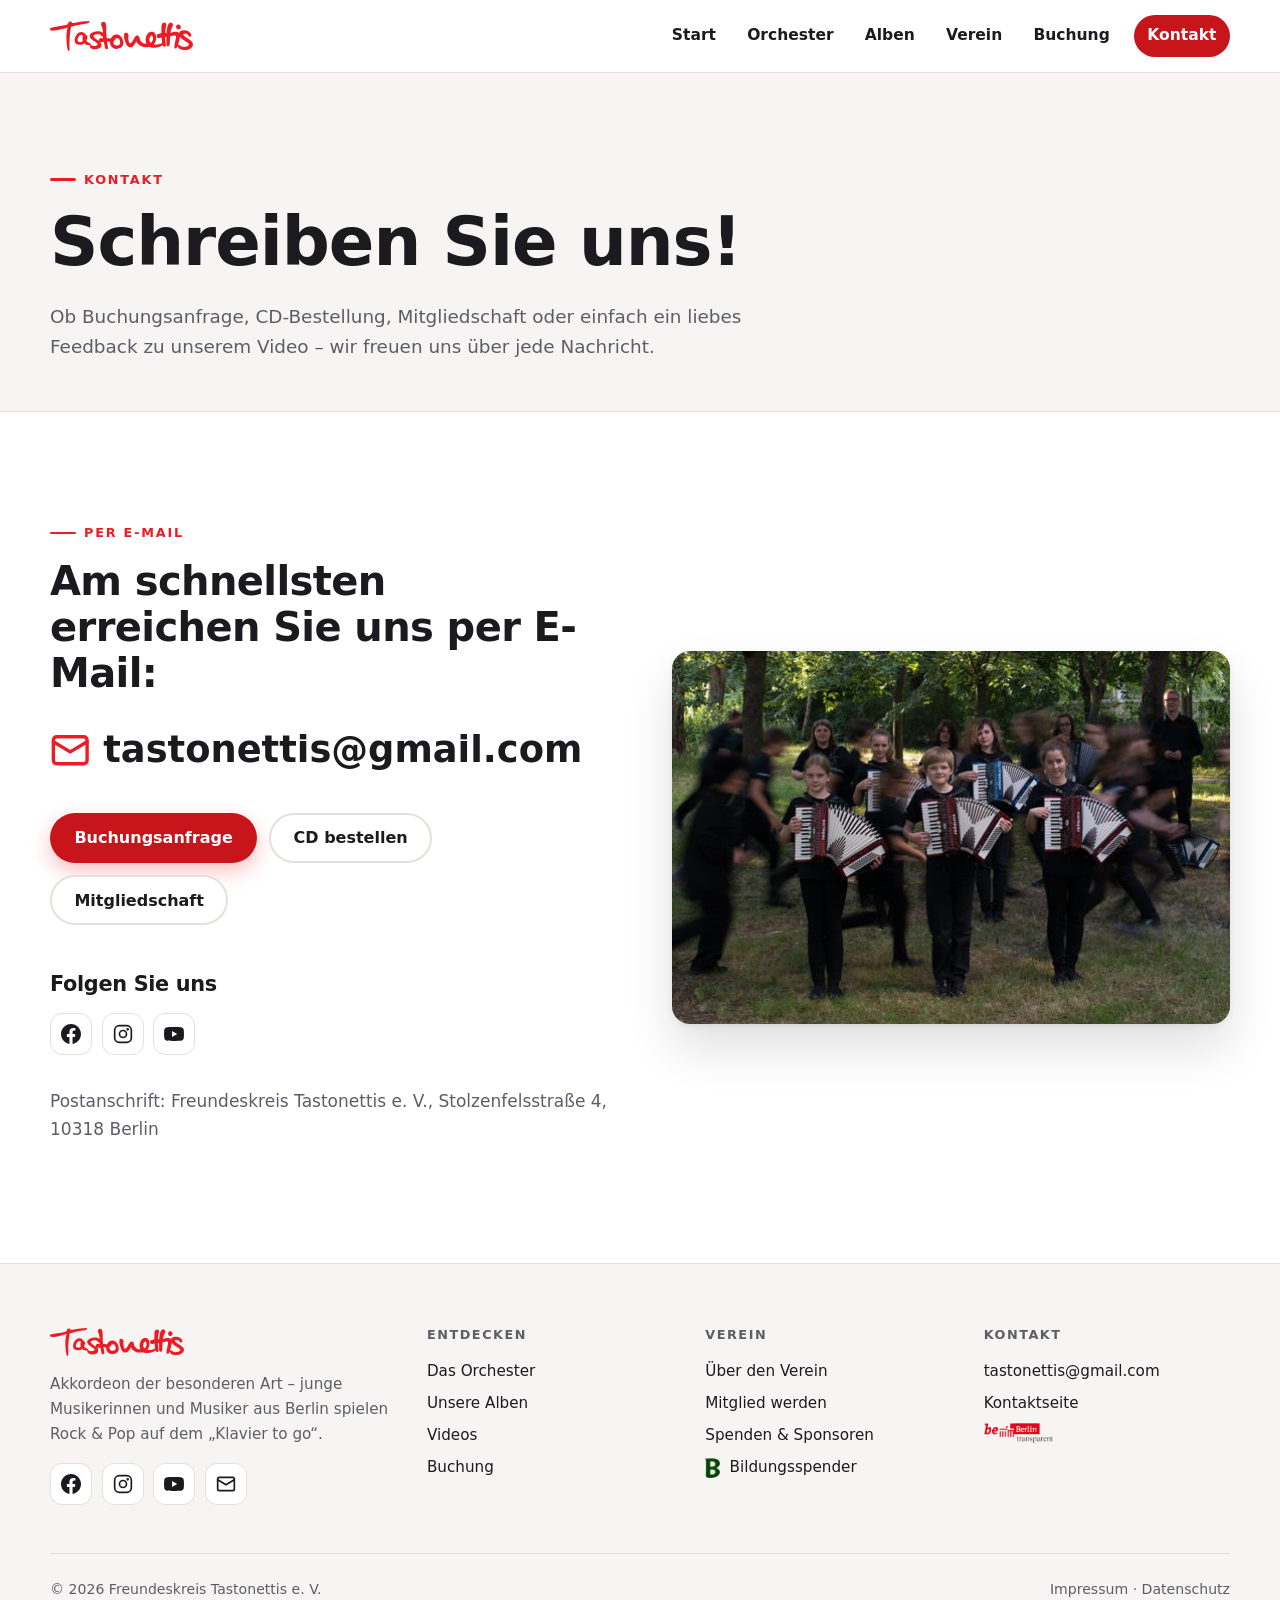
<file: kontakt.html>
<!DOCTYPE html>
<html lang="de" class="no-js">
<head>
  <meta charset="utf-8">
  <meta name="viewport" content="width=device-width, initial-scale=1">
  <title>Kontakt | Die Tastonettis</title>
  <meta name="description" content="Kontakt zu den Tastonettis: Schreiben Sie uns eine E-Mail an tastonettis@gmail.com – für Buchungen, CD-Bestellungen und Mitgliedschaft.">
  <meta name="color-scheme" content="light dark">
  <meta name="theme-color" content="#ffffff" media="(prefers-color-scheme: light)">
  <meta name="theme-color" content="#212228" media="(prefers-color-scheme: dark)">
  <link rel="canonical" href="https://tastonettis.de/kontakt.html">
  <meta property="og:type" content="website">
  <meta property="og:locale" content="de_DE">
  <meta property="og:site_name" content="Die Tastonettis">
  <meta property="og:title" content="Kontakt | Die Tastonettis">
  <meta property="og:description" content="Kontakt zu den Tastonettis: Schreiben Sie uns eine E-Mail an tastonettis@gmail.com – für Buchungen, CD-Bestellungen und Mitgliedschaft.">
  <meta property="og:image" content="https://tastonettis.de/assets/img/cover/norway.jpg">
  <link rel="icon" href="assets/img/favicon.ico" sizes="any">
  <link rel="apple-touch-icon" href="assets/img/apple-touch-icon.png">
  <link rel="stylesheet" href="assets/css/style.css?v=408255bbe3">
  <script src="assets/js/main.js?v=9a58c8398f" defer></script>
</head>
<body>
  <a class="skip-link" href="#inhalt">Zum Inhalt springen</a>
  <header class="site-header">
    <nav class="container nav" aria-label="Hauptnavigation">
      <a class="brand" href="index.html" aria-label="Die Tastonettis – Startseite">
        <img src="assets/img/logo.svg" alt="Tastonettis" width="282" height="59">
      </a>
      <button class="nav-toggle" type="button" aria-expanded="false" aria-controls="menu" aria-label="Menü öffnen/schließen"><svg class="icon-open" viewBox="0 0 24 24" fill="none" stroke="currentColor" stroke-width="2.2" stroke-linecap="round" aria-hidden="true"><path d="M3 6h18M3 12h18M3 18h18"/></svg><svg class="icon-close" viewBox="0 0 24 24" fill="none" stroke="currentColor" stroke-width="2.2" stroke-linecap="round" aria-hidden="true"><path d="M18 6 6 18M6 6l12 12"/></svg></button>
      <ul class="nav-menu" id="menu">
        <li><a href="index.html">Start</a></li>
        <li><a href="orchester.html">Orchester</a></li>
        <li><a href="alben.html">Alben</a></li>
        <li><a href="verein.html">Verein</a></li>
        <li><a href="buchung.html">Buchung</a></li>
        <li class="nav-cta"><a href="kontakt.html" aria-current="page">Kontakt</a></li>
      </ul>
    </nav>
  </header>

  <main id="inhalt">
    <section class="page-hero page-hero--plain">
      <div class="container">
        <span class="eyebrow">Kontakt</span>
        <h1>Schreiben Sie uns!</h1>
        <p>Ob Buchungsanfrage, CD-Bestellung, Mitgliedschaft oder einfach ein liebes Feedback zu unserem Video – wir freuen uns über jede Nachricht.</p>
      </div>
    </section>

    <section class="section">
      <div class="container split">
        <div class="reveal">
          <span class="eyebrow">Per E-Mail</span>
          <h2>Am schnellsten erreichen Sie uns per E-Mail:</h2>
          <p style="margin:1.5rem 0 2rem"><a class="mail-big" href="mailto:tastonettis@gmail.com"><svg viewBox="0 0 24 24" fill="none" stroke="currentColor" stroke-width="2" stroke-linecap="round" stroke-linejoin="round" aria-hidden="true"><rect x="2" y="4" width="20" height="16" rx="2"/><path d="m22 7-10 6L2 7"/></svg>tastonettis@gmail.com</a></p>
          <div class="btn-row">
            <a class="btn btn-primary" href="mailto:tastonettis@gmail.com?subject=Buchungsanfrage">Buchungsanfrage</a>
            <a class="btn btn-ghost" href="mailto:tastonettis@gmail.com?subject=Bestellung%20CD%20%22Klavier%20to%20go%22">CD bestellen</a>
            <a class="btn btn-ghost" href="mailto:tastonettis@gmail.com?subject=Mitgliedschaft">Mitgliedschaft</a>
          </div>
          <h3 style="margin-top:3rem">Folgen Sie uns</h3>
          <div class="socials">
            <a href="https://www.facebook.com/tastonettis/" target="_blank" rel="noopener" aria-label="Tastonettis auf Facebook"><svg viewBox="0 0 24 24" fill="currentColor" aria-hidden="true"><path d="M24 12.07C24 5.41 18.63 0 12 0S0 5.4 0 12.07C0 18.1 4.39 23.1 10.13 24v-8.44H7.08v-3.49h3.04V9.41c0-3.02 1.8-4.7 4.54-4.7 1.31 0 2.68.24 2.68.24v2.97h-1.5c-1.5 0-1.96.93-1.96 1.89v2.26h3.32l-.53 3.5h-2.8V24C19.62 23.1 24 18.1 24 12.07"/></svg></a>
            <a href="https://www.instagram.com/tastonettis/" target="_blank" rel="noopener" aria-label="Tastonettis auf Instagram"><svg viewBox="0 0 24 24" fill="none" stroke="currentColor" stroke-width="2" stroke-linecap="round" stroke-linejoin="round" aria-hidden="true"><rect x="2" y="2" width="20" height="20" rx="5.5"/><circle cx="12" cy="12" r="4.2"/><circle cx="17.6" cy="6.4" r=".6" fill="currentColor"/></svg></a>
            <a href="https://www.youtube.com/@DieTastonettis" target="_blank" rel="noopener" aria-label="Tastonettis auf YouTube"><svg viewBox="0 0 24 24" fill="currentColor" aria-hidden="true"><path d="M23.5 6.2a3 3 0 0 0-2.1-2.1C19.5 3.6 12 3.6 12 3.6s-7.5 0-9.4.5A3 3 0 0 0 .5 6.2 31.4 31.4 0 0 0 0 12a31.4 31.4 0 0 0 .5 5.8 3 3 0 0 0 2.1 2.1c1.9.5 9.4.5 9.4.5s7.5 0 9.4-.5a3 3 0 0 0 2.1-2.1c.5-1.9.5-5.8.5-5.8s0-3.9-.5-5.8zM9.6 15.6V8.4l6.3 3.6-6.3 3.6z"/></svg></a>
          </div>
          <p class="muted" style="margin-top:2rem">Postanschrift: Freundeskreis Tastonettis e.&nbsp;V., Stolzenfelsstraße 4, 10318 Berlin</p>
        </div>
        <div class="reveal">
          <div class="photo"><img src="assets/img/cover/shooting.jpg" alt="Die Tastonettis laufen mit ihren Akkordeons über eine Wiese" width="555" height="371"></div>
        </div>
      </div>
    </section>

  </main>

  <footer class="site-footer">
    <div class="container">
      <div class="footer-grid">
        <div class="footer-brand">
          <img src="assets/img/logo.svg" alt="Tastonettis" width="282" height="59">
          <p>Akkordeon der besonderen Art – junge Musikerinnen und Musiker aus Berlin spielen Rock &amp; Pop auf dem „Klavier to go“.</p>
          <div class="socials">
            <a href="https://www.facebook.com/tastonettis/" target="_blank" rel="noopener" aria-label="Tastonettis auf Facebook"><svg viewBox="0 0 24 24" fill="currentColor" aria-hidden="true"><path d="M24 12.07C24 5.41 18.63 0 12 0S0 5.4 0 12.07C0 18.1 4.39 23.1 10.13 24v-8.44H7.08v-3.49h3.04V9.41c0-3.02 1.8-4.7 4.54-4.7 1.31 0 2.68.24 2.68.24v2.97h-1.5c-1.5 0-1.96.93-1.96 1.89v2.26h3.32l-.53 3.5h-2.8V24C19.62 23.1 24 18.1 24 12.07"/></svg></a>
            <a href="https://www.instagram.com/tastonettis/" target="_blank" rel="noopener" aria-label="Tastonettis auf Instagram"><svg viewBox="0 0 24 24" fill="none" stroke="currentColor" stroke-width="2" stroke-linecap="round" stroke-linejoin="round" aria-hidden="true"><rect x="2" y="2" width="20" height="20" rx="5.5"/><circle cx="12" cy="12" r="4.2"/><circle cx="17.6" cy="6.4" r=".6" fill="currentColor"/></svg></a>
            <a href="https://www.youtube.com/@DieTastonettis" target="_blank" rel="noopener" aria-label="Tastonettis auf YouTube"><svg viewBox="0 0 24 24" fill="currentColor" aria-hidden="true"><path d="M23.5 6.2a3 3 0 0 0-2.1-2.1C19.5 3.6 12 3.6 12 3.6s-7.5 0-9.4.5A3 3 0 0 0 .5 6.2 31.4 31.4 0 0 0 0 12a31.4 31.4 0 0 0 .5 5.8 3 3 0 0 0 2.1 2.1c1.9.5 9.4.5 9.4.5s7.5 0 9.4-.5a3 3 0 0 0 2.1-2.1c.5-1.9.5-5.8.5-5.8s0-3.9-.5-5.8zM9.6 15.6V8.4l6.3 3.6-6.3 3.6z"/></svg></a>
            <a href="mailto:tastonettis@gmail.com" aria-label="E-Mail an die Tastonettis"><svg viewBox="0 0 24 24" fill="none" stroke="currentColor" stroke-width="2" stroke-linecap="round" stroke-linejoin="round" aria-hidden="true"><rect x="2" y="4" width="20" height="16" rx="2"/><path d="m22 7-10 6L2 7"/></svg></a>
          </div>
        </div>
        <div>
          <h4>Entdecken</h4>
          <ul>
            <li><a href="orchester.html">Das Orchester</a></li>
            <li><a href="alben.html">Unsere Alben</a></li>
            <li><a href="orchester.html#videos">Videos</a></li>
            <li><a href="buchung.html">Buchung</a></li>
          </ul>
        </div>
        <div>
          <h4>Verein</h4>
          <ul>
            <li><a href="verein.html">Über den Verein</a></li>
            <li><a href="verein.html#mitgliedschaft">Mitglied werden</a></li>
            <li><a href="verein.html#spenden">Spenden &amp; Sponsoren</a></li>
            <li><a href="https://www.bildungsspender.de/tastonettis" target="_blank" rel="noopener" class="footer-partner"><img src="assets/img/bildungsspender.png" alt="" width="14" height="19"> Bildungsspender</a></li>
          </ul>
        </div>
        <div>
          <h4>Kontakt</h4>
          <ul>
            <li><a href="mailto:tastonettis@gmail.com">tastonettis@gmail.com</a></li>
            <li><a href="kontakt.html">Kontaktseite</a></li>
            <li><a href="https://www.berlin.de/buergeraktiv/informieren/transparenz/transparenzcharta/" target="_blank" rel="noopener" class="footer-partner" aria-label="Initiative Transparente Zivilgesellschaft – Berlin"><img src="assets/img/berlin-transparent.png" alt="Berlin Transparenz" height="20"></a></li>
          </ul>
        </div>
      </div>
      <div class="footer-bottom">
        <span>&copy; <span data-year>2026</span> Freundeskreis Tastonettis e.&nbsp;V.</span>
        <span>
          <a href="impressum.html">Impressum</a> &middot; <a href="datenschutz.html">Datenschutz</a>
        </span>
      </div>
    </div>
  </footer>
  <button class="to-top" type="button" aria-label="Nach oben"><svg viewBox="0 0 24 24" fill="none" stroke="currentColor" stroke-width="2.4" stroke-linecap="round" stroke-linejoin="round" aria-hidden="true"><path d="M12 19V5M5 12l7-7 7 7"/></svg></button>
</body>
</html>
</file>
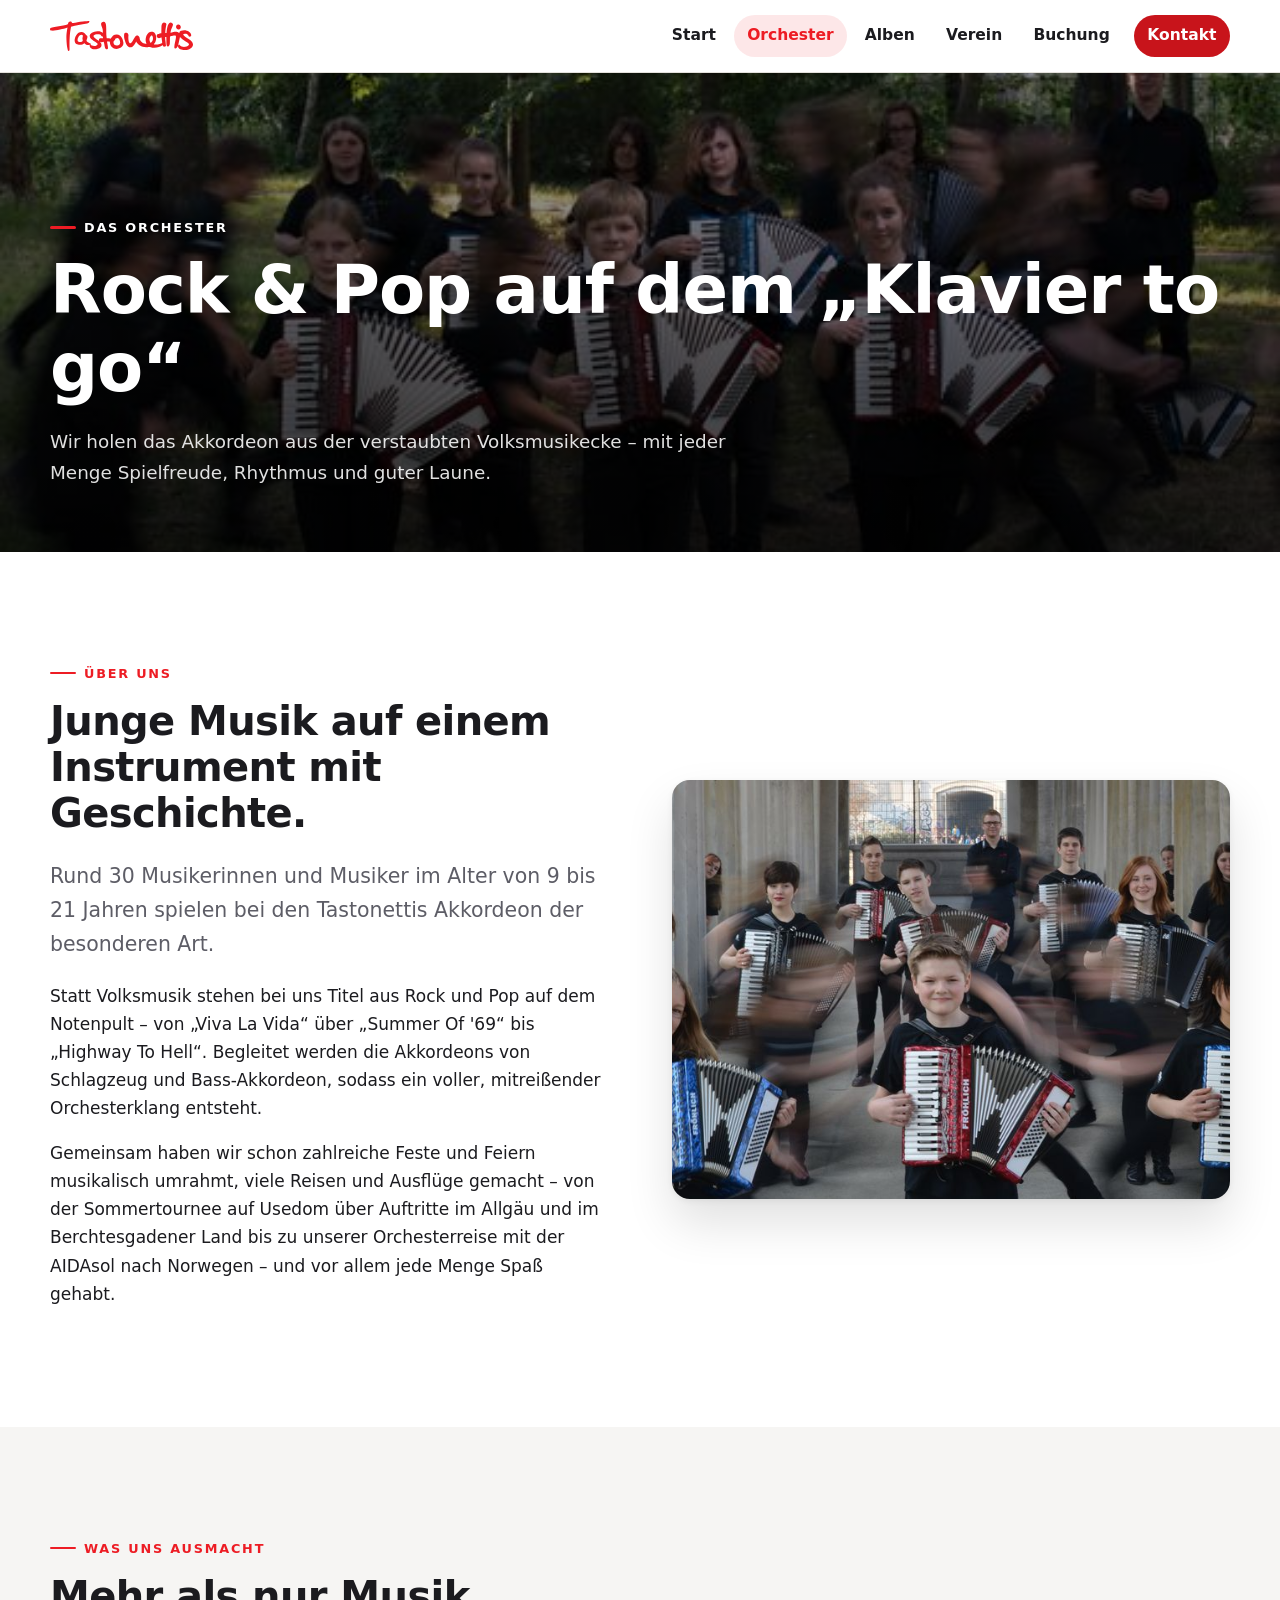
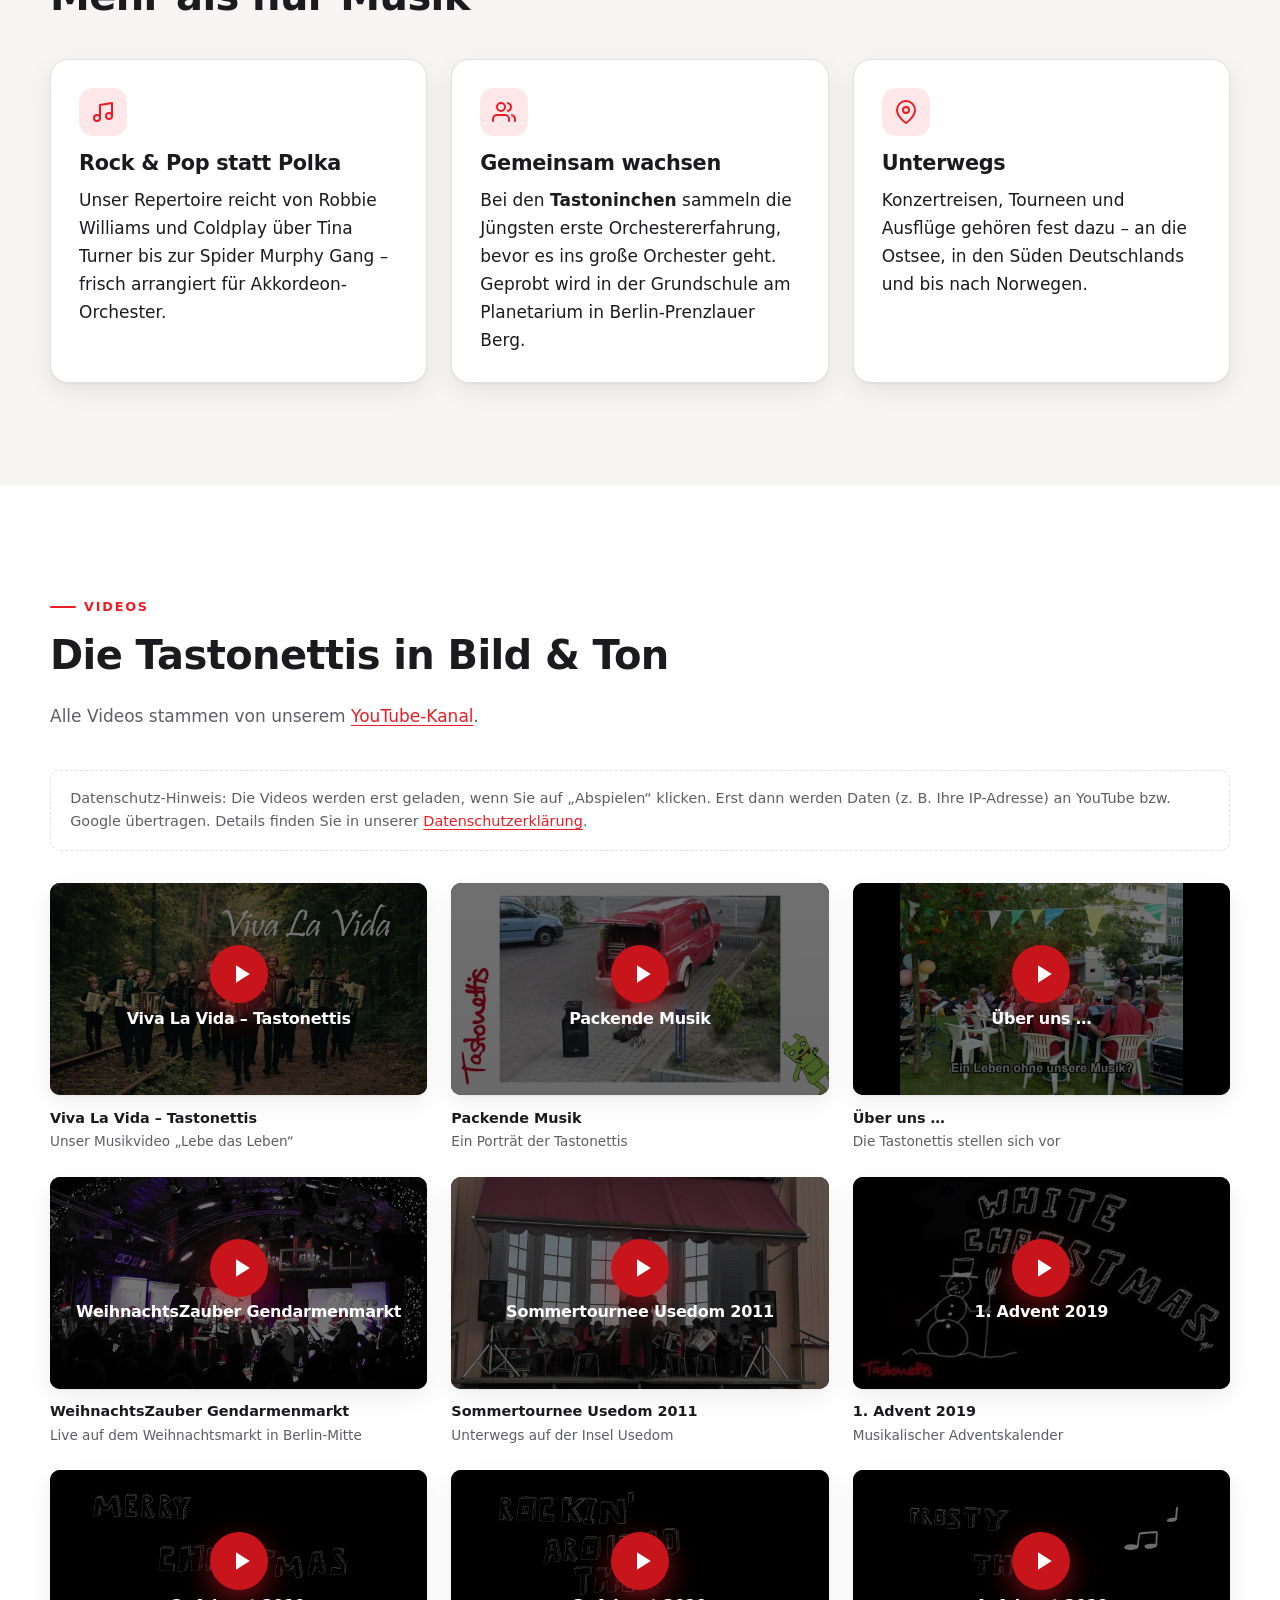
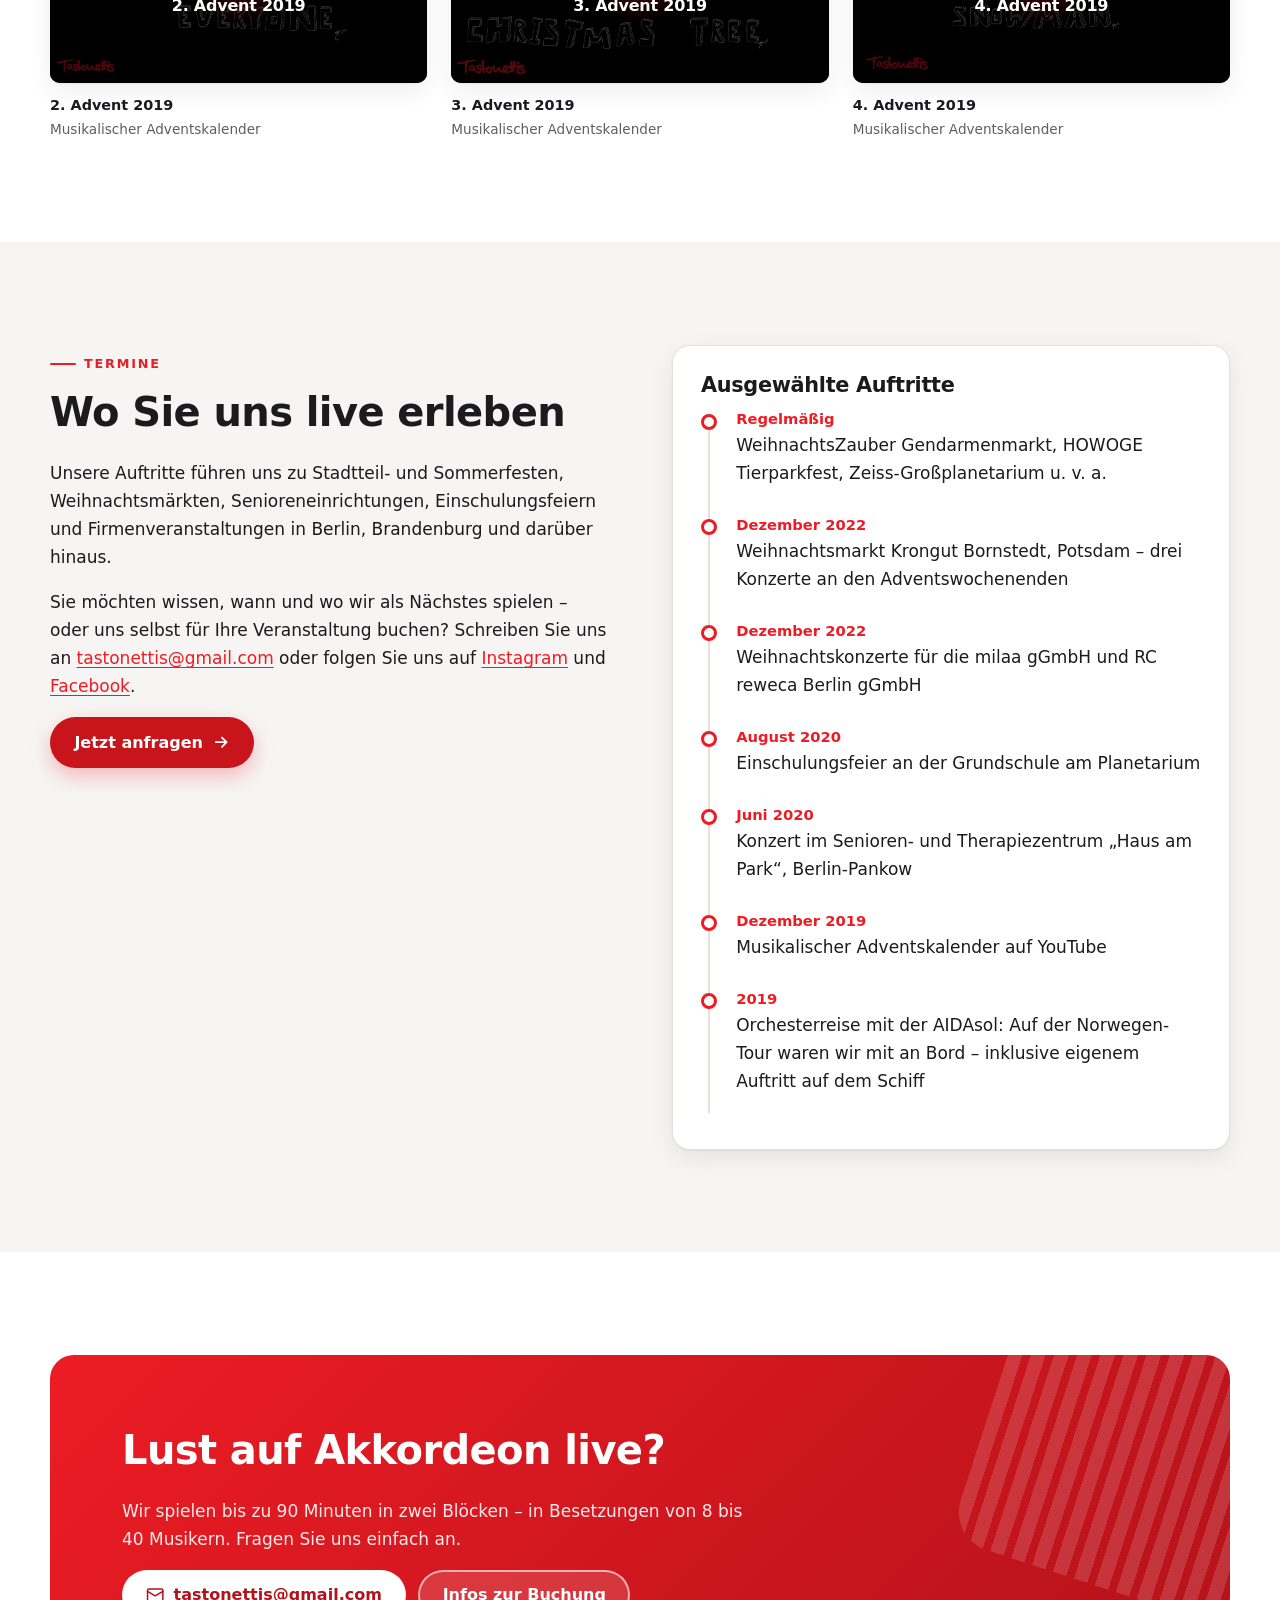
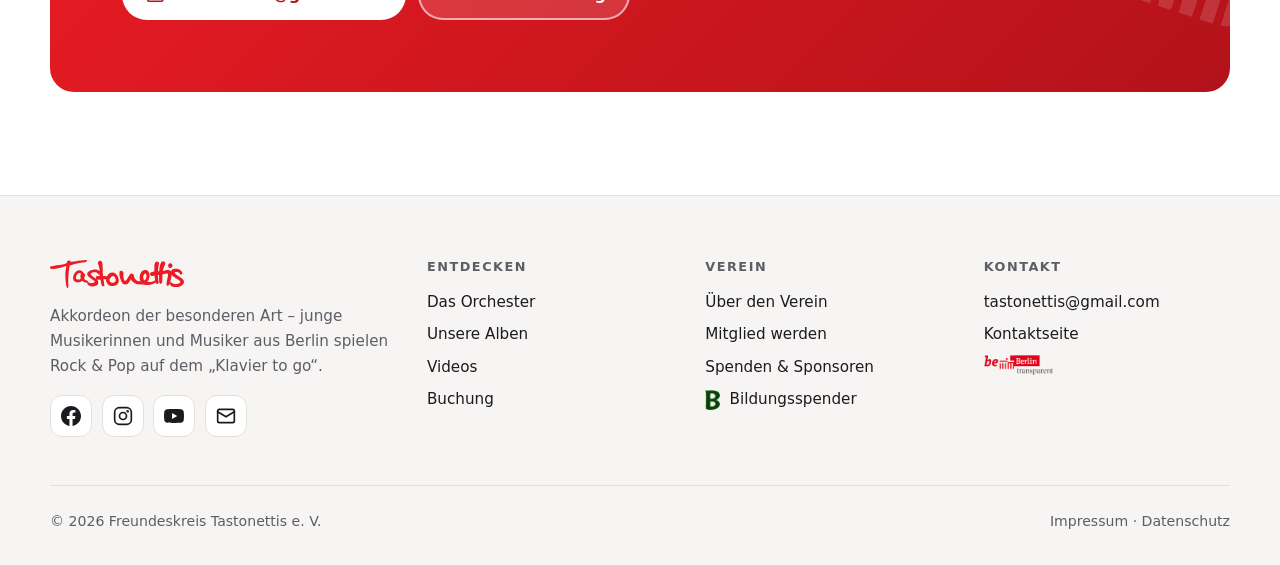
<file: orchester.html>
<!DOCTYPE html>
<html lang="de" class="no-js">
<head>
  <meta charset="utf-8">
  <meta name="viewport" content="width=device-width, initial-scale=1">
  <title>Das Orchester | Die Tastonettis</title>
  <meta name="description" content="Die Tastonettis: rund 30 junge Musikerinnen und Musiker aus Berlin spielen Rock und Pop auf dem Akkordeon. Videos, Termine und mehr.">
  <meta name="color-scheme" content="light dark">
  <meta name="theme-color" content="#ffffff" media="(prefers-color-scheme: light)">
  <meta name="theme-color" content="#212228" media="(prefers-color-scheme: dark)">
  <link rel="canonical" href="https://tastonettis.de/orchester.html">
  <meta property="og:type" content="website">
  <meta property="og:locale" content="de_DE">
  <meta property="og:site_name" content="Die Tastonettis">
  <meta property="og:title" content="Das Orchester | Die Tastonettis">
  <meta property="og:description" content="Die Tastonettis: rund 30 junge Musikerinnen und Musiker aus Berlin spielen Rock und Pop auf dem Akkordeon. Videos, Termine und mehr.">
  <meta property="og:image" content="https://tastonettis.de/assets/img/cover/norway.jpg">
  <link rel="icon" href="assets/img/favicon.ico" sizes="any">
  <link rel="apple-touch-icon" href="assets/img/apple-touch-icon.png">
  <link rel="stylesheet" href="assets/css/style.css?v=408255bbe3">
  <script src="assets/js/main.js?v=9a58c8398f" defer></script>
</head>
<body>
  <a class="skip-link" href="#inhalt">Zum Inhalt springen</a>
  <header class="site-header">
    <nav class="container nav" aria-label="Hauptnavigation">
      <a class="brand" href="index.html" aria-label="Die Tastonettis – Startseite">
        <img src="assets/img/logo.svg" alt="Tastonettis" width="282" height="59">
      </a>
      <button class="nav-toggle" type="button" aria-expanded="false" aria-controls="menu" aria-label="Menü öffnen/schließen"><svg class="icon-open" viewBox="0 0 24 24" fill="none" stroke="currentColor" stroke-width="2.2" stroke-linecap="round" aria-hidden="true"><path d="M3 6h18M3 12h18M3 18h18"/></svg><svg class="icon-close" viewBox="0 0 24 24" fill="none" stroke="currentColor" stroke-width="2.2" stroke-linecap="round" aria-hidden="true"><path d="M18 6 6 18M6 6l12 12"/></svg></button>
      <ul class="nav-menu" id="menu">
        <li><a href="index.html">Start</a></li>
        <li><a href="orchester.html" aria-current="page">Orchester</a></li>
        <li><a href="alben.html">Alben</a></li>
        <li><a href="verein.html">Verein</a></li>
        <li><a href="buchung.html">Buchung</a></li>
        <li class="nav-cta"><a href="kontakt.html">Kontakt</a></li>
      </ul>
    </nav>
  </header>

  <main id="inhalt">
    <section class="page-hero">
      <div class="hero-bg"><img src="assets/img/cover/shooting.jpg" alt="" style="object-position:center 30%" width="1140" height="500"></div>
      <div class="container">
        <span class="eyebrow">Das Orchester</span>
        <h1>Rock &amp; Pop auf dem „Klavier to go“</h1>
        <p>Wir holen das Akkordeon aus der verstaubten Volksmusikecke – mit jeder Menge Spielfreude, Rhythmus und guter Laune.</p>
      </div>
    </section>

    <section class="section">
      <div class="container split">
        <div class="reveal">
          <span class="eyebrow">Über uns</span>
          <h2>Junge Musik auf einem Instrument mit Geschichte.</h2>
          <p class="lead">Rund 30 Musikerinnen und Musiker im Alter von 9 bis 21 Jahren spielen bei den Tastonettis Akkordeon der besonderen Art.</p>
          <p>Statt Volksmusik stehen bei uns Titel aus Rock und Pop auf dem Notenpult – von „Viva La Vida“ über „Summer Of '69“ bis „Highway To Hell“. Begleitet werden die Akkordeons von Schlagzeug und Bass-Akkordeon, sodass ein voller, mitreißender Orchesterklang entsteht.</p>
          <p>Gemeinsam haben wir schon zahlreiche Feste und Feiern musikalisch umrahmt, viele Reisen und Ausflüge gemacht – von der Sommertournee auf Usedom über Auftritte im Allgäu und im Berchtesgadener Land bis zu unserer Orchesterreise mit der AIDAsol nach Norwegen – und vor allem jede Menge Spaß gehabt.</p>
        </div>
        <div class="reveal">
          <div class="photo"><img src="assets/img/cover/main.jpg" alt="Kinder mit Akkordeons zwischen Säulen" width="1140" height="500" loading="lazy" style="aspect-ratio:4/3"></div>
        </div>
      </div>
    </section>

    <section class="section section--alt">
      <div class="container">
        <div class="section-head reveal">
          <span class="eyebrow">Was uns ausmacht</span>
          <h2>Mehr als nur Musik</h2>
        </div>
        <div class="grid grid-3">
          <div class="card reveal">
            <div class="icon-badge"><svg viewBox="0 0 24 24" fill="none" stroke="currentColor" stroke-width="2" stroke-linecap="round" stroke-linejoin="round" aria-hidden="true"><path d="M9 18V5l12-2v13"/><circle cx="6" cy="18" r="3"/><circle cx="18" cy="16" r="3"/></svg></div>
            <h3>Rock &amp; Pop statt Polka</h3>
            <p>Unser Repertoire reicht von Robbie Williams und Coldplay über Tina Turner bis zur Spider Murphy Gang – frisch arrangiert für Akkordeon-Orchester.</p>
          </div>
          <div class="card reveal">
            <div class="icon-badge"><svg viewBox="0 0 24 24" fill="none" stroke="currentColor" stroke-width="2" stroke-linecap="round" stroke-linejoin="round" aria-hidden="true"><path d="M17 21v-2a4 4 0 0 0-4-4H5a4 4 0 0 0-4 4v2"/><circle cx="9" cy="7" r="4"/><path d="M23 21v-2a4 4 0 0 0-3-3.87M16 3.13a4 4 0 0 1 0 7.75"/></svg></div>
            <h3>Gemeinsam wachsen</h3>
            <p>Bei den <strong>Tastoninchen</strong> sammeln die Jüngsten erste Orchestererfahrung, bevor es ins große Orchester geht. Geprobt wird in der Grundschule am Planetarium in Berlin-Prenzlauer Berg.</p>
          </div>
          <div class="card reveal">
            <div class="icon-badge"><svg viewBox="0 0 24 24" fill="none" stroke="currentColor" stroke-width="2" stroke-linecap="round" stroke-linejoin="round" aria-hidden="true"><path d="M21 10c0 7-9 13-9 13S3 17 3 10a9 9 0 0 1 18 0z"/><circle cx="12" cy="10" r="3"/></svg></div>
            <h3>Unterwegs</h3>
            <p>Konzertreisen, Tourneen und Ausflüge gehören fest dazu – an die Ostsee, in den Süden Deutschlands und bis nach Norwegen.</p>
          </div>
        </div>
      </div>
    </section>

    <section class="section" id="videos">
      <div class="container">
        <div class="section-head reveal">
          <span class="eyebrow">Videos</span>
          <h2>Die Tastonettis in Bild &amp; Ton</h2>
          <p class="muted">Alle Videos stammen von unserem <a href="https://www.youtube.com/@DieTastonettis" target="_blank" rel="noopener">YouTube-Kanal</a>.</p>
        </div>
        <p class="consent-note">Datenschutz-Hinweis: Die Videos werden erst geladen, wenn Sie auf „Abspielen“ klicken. Erst dann werden Daten (z.&nbsp;B. Ihre IP-Adresse) an YouTube bzw. Google übertragen. Details finden Sie in unserer <a href="datenschutz.html#youtube-mit-erweitertem-datenschutz">Datenschutzerklärung</a>.</p>
        <div class="video-list">
          <figure><div class="video-embed" data-youtube="FFWBftLy54Y" data-title="Viva La Vida – Tastonettis">
  <div class="video-consent">
    <img src="assets/img/video/FFWBftLy54Y.jpg" alt="" loading="lazy" width="1280" height="720">
    <div class="video-consent-inner">
      <button type="button" class="video-play" aria-label="Video „Viva La Vida – Tastonettis“ abspielen – lädt Inhalte von YouTube"><svg viewBox="0 0 24 24" fill="currentColor" aria-hidden="true"><path d="M8 5v14l11-7z"/></svg></button>
      <h3>Viva La Vida – Tastonettis</h3>
      <p>Mit Klick auf „Abspielen“ wird das Video von YouTube (Google Ireland Limited) geladen. Dabei werden Daten wie Ihre IP-Adresse an YouTube übertragen. Mehr dazu in unserer <a href="datenschutz.html#youtube-mit-erweitertem-datenschutz">Datenschutzerklärung</a>.</p>
    </div>
  </div>
</div><figcaption>Viva La Vida – Tastonettis<span>Unser Musikvideo „Lebe das Leben“</span></figcaption></figure>
          <figure><div class="video-embed" data-youtube="y83lia59TfU" data-title="Packende Musik">
  <div class="video-consent">
    <img src="assets/img/video/y83lia59TfU.jpg" alt="" loading="lazy" width="1280" height="720">
    <div class="video-consent-inner">
      <button type="button" class="video-play" aria-label="Video „Packende Musik“ abspielen – lädt Inhalte von YouTube"><svg viewBox="0 0 24 24" fill="currentColor" aria-hidden="true"><path d="M8 5v14l11-7z"/></svg></button>
      <h3>Packende Musik</h3>
      <p>Mit Klick auf „Abspielen“ wird das Video von YouTube (Google Ireland Limited) geladen. Dabei werden Daten wie Ihre IP-Adresse an YouTube übertragen. Mehr dazu in unserer <a href="datenschutz.html#youtube-mit-erweitertem-datenschutz">Datenschutzerklärung</a>.</p>
    </div>
  </div>
</div><figcaption>Packende Musik<span>Ein Porträt der Tastonettis</span></figcaption></figure>
          <figure><div class="video-embed" data-youtube="ydqWT33LVcI" data-title="Über uns …">
  <div class="video-consent">
    <img src="assets/img/video/ydqWT33LVcI.jpg" alt="" loading="lazy" width="1280" height="720">
    <div class="video-consent-inner">
      <button type="button" class="video-play" aria-label="Video „Über uns …“ abspielen – lädt Inhalte von YouTube"><svg viewBox="0 0 24 24" fill="currentColor" aria-hidden="true"><path d="M8 5v14l11-7z"/></svg></button>
      <h3>Über uns …</h3>
      <p>Mit Klick auf „Abspielen“ wird das Video von YouTube (Google Ireland Limited) geladen. Dabei werden Daten wie Ihre IP-Adresse an YouTube übertragen. Mehr dazu in unserer <a href="datenschutz.html#youtube-mit-erweitertem-datenschutz">Datenschutzerklärung</a>.</p>
    </div>
  </div>
</div><figcaption>Über uns …<span>Die Tastonettis stellen sich vor</span></figcaption></figure>
          <figure><div class="video-embed" data-youtube="Aaj9LugtTg8" data-title="WeihnachtsZauber Gendarmenmarkt">
  <div class="video-consent">
    <img src="assets/img/video/Aaj9LugtTg8.jpg" alt="" loading="lazy" width="1280" height="720">
    <div class="video-consent-inner">
      <button type="button" class="video-play" aria-label="Video „WeihnachtsZauber Gendarmenmarkt“ abspielen – lädt Inhalte von YouTube"><svg viewBox="0 0 24 24" fill="currentColor" aria-hidden="true"><path d="M8 5v14l11-7z"/></svg></button>
      <h3>WeihnachtsZauber Gendarmenmarkt</h3>
      <p>Mit Klick auf „Abspielen“ wird das Video von YouTube (Google Ireland Limited) geladen. Dabei werden Daten wie Ihre IP-Adresse an YouTube übertragen. Mehr dazu in unserer <a href="datenschutz.html#youtube-mit-erweitertem-datenschutz">Datenschutzerklärung</a>.</p>
    </div>
  </div>
</div><figcaption>WeihnachtsZauber Gendarmenmarkt<span>Live auf dem Weihnachtsmarkt in Berlin-Mitte</span></figcaption></figure>
          <figure><div class="video-embed" data-youtube="AMm2vHhPD_g" data-title="Sommertournee Usedom 2011">
  <div class="video-consent">
    <img src="assets/img/video/AMm2vHhPD_g.jpg" alt="" loading="lazy" width="1280" height="720">
    <div class="video-consent-inner">
      <button type="button" class="video-play" aria-label="Video „Sommertournee Usedom 2011“ abspielen – lädt Inhalte von YouTube"><svg viewBox="0 0 24 24" fill="currentColor" aria-hidden="true"><path d="M8 5v14l11-7z"/></svg></button>
      <h3>Sommertournee Usedom 2011</h3>
      <p>Mit Klick auf „Abspielen“ wird das Video von YouTube (Google Ireland Limited) geladen. Dabei werden Daten wie Ihre IP-Adresse an YouTube übertragen. Mehr dazu in unserer <a href="datenschutz.html#youtube-mit-erweitertem-datenschutz">Datenschutzerklärung</a>.</p>
    </div>
  </div>
</div><figcaption>Sommertournee Usedom 2011<span>Unterwegs auf der Insel Usedom</span></figcaption></figure>
          <figure><div class="video-embed" data-youtube="8IDi-E5UARU" data-title="1. Advent 2019">
  <div class="video-consent">
    <img src="assets/img/video/8IDi-E5UARU.jpg" alt="" loading="lazy" width="1280" height="720">
    <div class="video-consent-inner">
      <button type="button" class="video-play" aria-label="Video „1. Advent 2019“ abspielen – lädt Inhalte von YouTube"><svg viewBox="0 0 24 24" fill="currentColor" aria-hidden="true"><path d="M8 5v14l11-7z"/></svg></button>
      <h3>1. Advent 2019</h3>
      <p>Mit Klick auf „Abspielen“ wird das Video von YouTube (Google Ireland Limited) geladen. Dabei werden Daten wie Ihre IP-Adresse an YouTube übertragen. Mehr dazu in unserer <a href="datenschutz.html#youtube-mit-erweitertem-datenschutz">Datenschutzerklärung</a>.</p>
    </div>
  </div>
</div><figcaption>1. Advent 2019<span>Musikalischer Adventskalender</span></figcaption></figure>
          <figure><div class="video-embed" data-youtube="fhqpfCItCyg" data-title="2. Advent 2019">
  <div class="video-consent">
    <img src="assets/img/video/fhqpfCItCyg.jpg" alt="" loading="lazy" width="1280" height="720">
    <div class="video-consent-inner">
      <button type="button" class="video-play" aria-label="Video „2. Advent 2019“ abspielen – lädt Inhalte von YouTube"><svg viewBox="0 0 24 24" fill="currentColor" aria-hidden="true"><path d="M8 5v14l11-7z"/></svg></button>
      <h3>2. Advent 2019</h3>
      <p>Mit Klick auf „Abspielen“ wird das Video von YouTube (Google Ireland Limited) geladen. Dabei werden Daten wie Ihre IP-Adresse an YouTube übertragen. Mehr dazu in unserer <a href="datenschutz.html#youtube-mit-erweitertem-datenschutz">Datenschutzerklärung</a>.</p>
    </div>
  </div>
</div><figcaption>2. Advent 2019<span>Musikalischer Adventskalender</span></figcaption></figure>
          <figure><div class="video-embed" data-youtube="ykppfNuZH6w" data-title="3. Advent 2019">
  <div class="video-consent">
    <img src="assets/img/video/ykppfNuZH6w.jpg" alt="" loading="lazy" width="1280" height="720">
    <div class="video-consent-inner">
      <button type="button" class="video-play" aria-label="Video „3. Advent 2019“ abspielen – lädt Inhalte von YouTube"><svg viewBox="0 0 24 24" fill="currentColor" aria-hidden="true"><path d="M8 5v14l11-7z"/></svg></button>
      <h3>3. Advent 2019</h3>
      <p>Mit Klick auf „Abspielen“ wird das Video von YouTube (Google Ireland Limited) geladen. Dabei werden Daten wie Ihre IP-Adresse an YouTube übertragen. Mehr dazu in unserer <a href="datenschutz.html#youtube-mit-erweitertem-datenschutz">Datenschutzerklärung</a>.</p>
    </div>
  </div>
</div><figcaption>3. Advent 2019<span>Musikalischer Adventskalender</span></figcaption></figure>
          <figure><div class="video-embed" data-youtube="RugDojSe2es" data-title="4. Advent 2019">
  <div class="video-consent">
    <img src="assets/img/video/RugDojSe2es.jpg" alt="" loading="lazy" width="1280" height="720">
    <div class="video-consent-inner">
      <button type="button" class="video-play" aria-label="Video „4. Advent 2019“ abspielen – lädt Inhalte von YouTube"><svg viewBox="0 0 24 24" fill="currentColor" aria-hidden="true"><path d="M8 5v14l11-7z"/></svg></button>
      <h3>4. Advent 2019</h3>
      <p>Mit Klick auf „Abspielen“ wird das Video von YouTube (Google Ireland Limited) geladen. Dabei werden Daten wie Ihre IP-Adresse an YouTube übertragen. Mehr dazu in unserer <a href="datenschutz.html#youtube-mit-erweitertem-datenschutz">Datenschutzerklärung</a>.</p>
    </div>
  </div>
</div><figcaption>4. Advent 2019<span>Musikalischer Adventskalender</span></figcaption></figure>
        </div>
      </div>
    </section>

    <section class="section section--alt" id="termine">
      <div class="container split split--top">
        <div class="reveal">
          <span class="eyebrow">Termine</span>
          <h2>Wo Sie uns live erleben</h2>
          <p>Unsere Auftritte führen uns zu Stadtteil- und Sommerfesten, Weihnachtsmärkten, Senioreneinrichtungen, Einschulungsfeiern und Firmenveranstaltungen in Berlin, Brandenburg und darüber hinaus.</p>
          <p>Sie möchten wissen, wann und wo wir als Nächstes spielen – oder uns selbst für Ihre Veranstaltung buchen? Schreiben Sie uns an <a href="mailto:tastonettis@gmail.com">tastonettis@gmail.com</a> oder folgen Sie uns auf <a href="https://www.instagram.com/tastonettis/" target="_blank" rel="noopener">Instagram</a> und <a href="https://www.facebook.com/tastonettis/" target="_blank" rel="noopener">Facebook</a>.</p>
          <a class="btn btn-primary" href="buchung.html">Jetzt anfragen <svg viewBox="0 0 24 24" fill="none" stroke="currentColor" stroke-width="2.4" stroke-linecap="round" stroke-linejoin="round" aria-hidden="true"><path d="M5 12h14M13 6l6 6-6 6"/></svg></a>
        </div>
        <div class="card reveal">
          <h3>Ausgewählte Auftritte</h3>
          <ul class="timeline">
            <li><time>Regelmäßig</time>WeihnachtsZauber Gendarmenmarkt, HOWOGE Tierparkfest, Zeiss-Großplanetarium u.&nbsp;v.&nbsp;a.</li>
            <li><time>Dezember 2022</time>Weihnachtsmarkt Krongut Bornstedt, Potsdam – drei Konzerte an den Adventswochenenden</li>
            <li><time>Dezember 2022</time>Weihnachtskonzerte für die milaa gGmbH und RC reweca Berlin gGmbH</li>
            <li><time>August 2020</time>Einschulungsfeier an der Grundschule am Planetarium</li>
            <li><time>Juni 2020</time>Konzert im Senioren- und Therapiezentrum „Haus am Park“, Berlin-Pankow</li>
            <li><time>Dezember 2019</time>Musikalischer Adventskalender auf YouTube</li>
            <li><time>2019</time>Orchesterreise mit der AIDAsol: Auf der Norwegen-Tour waren wir mit an Bord – inklusive eigenem Auftritt auf dem Schiff</li>
          </ul>
        </div>
      </div>
    </section>

    <section class="section section--tight">
      <div class="container">
        <div class="cta reveal">
          <h2>Lust auf Akkordeon live?</h2>
          <p>Wir spielen bis zu 90 Minuten in zwei Blöcken – in Besetzungen von 8 bis 40 Musikern. Fragen Sie uns einfach an.</p>
          <div class="btn-row">
            <a class="btn btn-white" href="mailto:tastonettis@gmail.com"><svg viewBox="0 0 24 24" fill="none" stroke="currentColor" stroke-width="2" stroke-linecap="round" stroke-linejoin="round" aria-hidden="true"><rect x="2" y="4" width="20" height="16" rx="2"/><path d="m22 7-10 6L2 7"/></svg> tastonettis@gmail.com</a>
            <a class="btn btn-light" href="buchung.html">Infos zur Buchung</a>
          </div>
        </div>
      </div>
    </section>

  </main>

  <footer class="site-footer">
    <div class="container">
      <div class="footer-grid">
        <div class="footer-brand">
          <img src="assets/img/logo.svg" alt="Tastonettis" width="282" height="59">
          <p>Akkordeon der besonderen Art – junge Musikerinnen und Musiker aus Berlin spielen Rock &amp; Pop auf dem „Klavier to go“.</p>
          <div class="socials">
            <a href="https://www.facebook.com/tastonettis/" target="_blank" rel="noopener" aria-label="Tastonettis auf Facebook"><svg viewBox="0 0 24 24" fill="currentColor" aria-hidden="true"><path d="M24 12.07C24 5.41 18.63 0 12 0S0 5.4 0 12.07C0 18.1 4.39 23.1 10.13 24v-8.44H7.08v-3.49h3.04V9.41c0-3.02 1.8-4.7 4.54-4.7 1.31 0 2.68.24 2.68.24v2.97h-1.5c-1.5 0-1.96.93-1.96 1.89v2.26h3.32l-.53 3.5h-2.8V24C19.62 23.1 24 18.1 24 12.07"/></svg></a>
            <a href="https://www.instagram.com/tastonettis/" target="_blank" rel="noopener" aria-label="Tastonettis auf Instagram"><svg viewBox="0 0 24 24" fill="none" stroke="currentColor" stroke-width="2" stroke-linecap="round" stroke-linejoin="round" aria-hidden="true"><rect x="2" y="2" width="20" height="20" rx="5.5"/><circle cx="12" cy="12" r="4.2"/><circle cx="17.6" cy="6.4" r=".6" fill="currentColor"/></svg></a>
            <a href="https://www.youtube.com/@DieTastonettis" target="_blank" rel="noopener" aria-label="Tastonettis auf YouTube"><svg viewBox="0 0 24 24" fill="currentColor" aria-hidden="true"><path d="M23.5 6.2a3 3 0 0 0-2.1-2.1C19.5 3.6 12 3.6 12 3.6s-7.5 0-9.4.5A3 3 0 0 0 .5 6.2 31.4 31.4 0 0 0 0 12a31.4 31.4 0 0 0 .5 5.8 3 3 0 0 0 2.1 2.1c1.9.5 9.4.5 9.4.5s7.5 0 9.4-.5a3 3 0 0 0 2.1-2.1c.5-1.9.5-5.8.5-5.8s0-3.9-.5-5.8zM9.6 15.6V8.4l6.3 3.6-6.3 3.6z"/></svg></a>
            <a href="mailto:tastonettis@gmail.com" aria-label="E-Mail an die Tastonettis"><svg viewBox="0 0 24 24" fill="none" stroke="currentColor" stroke-width="2" stroke-linecap="round" stroke-linejoin="round" aria-hidden="true"><rect x="2" y="4" width="20" height="16" rx="2"/><path d="m22 7-10 6L2 7"/></svg></a>
          </div>
        </div>
        <div>
          <h4>Entdecken</h4>
          <ul>
            <li><a href="orchester.html">Das Orchester</a></li>
            <li><a href="alben.html">Unsere Alben</a></li>
            <li><a href="orchester.html#videos">Videos</a></li>
            <li><a href="buchung.html">Buchung</a></li>
          </ul>
        </div>
        <div>
          <h4>Verein</h4>
          <ul>
            <li><a href="verein.html">Über den Verein</a></li>
            <li><a href="verein.html#mitgliedschaft">Mitglied werden</a></li>
            <li><a href="verein.html#spenden">Spenden &amp; Sponsoren</a></li>
            <li><a href="https://www.bildungsspender.de/tastonettis" target="_blank" rel="noopener" class="footer-partner"><img src="assets/img/bildungsspender.png" alt="" width="14" height="19"> Bildungsspender</a></li>
          </ul>
        </div>
        <div>
          <h4>Kontakt</h4>
          <ul>
            <li><a href="mailto:tastonettis@gmail.com">tastonettis@gmail.com</a></li>
            <li><a href="kontakt.html">Kontaktseite</a></li>
            <li><a href="https://www.berlin.de/buergeraktiv/informieren/transparenz/transparenzcharta/" target="_blank" rel="noopener" class="footer-partner" aria-label="Initiative Transparente Zivilgesellschaft – Berlin"><img src="assets/img/berlin-transparent.png" alt="Berlin Transparenz" height="20"></a></li>
          </ul>
        </div>
      </div>
      <div class="footer-bottom">
        <span>&copy; <span data-year>2026</span> Freundeskreis Tastonettis e.&nbsp;V.</span>
        <span>
          <a href="impressum.html">Impressum</a> &middot; <a href="datenschutz.html">Datenschutz</a>
        </span>
      </div>
    </div>
  </footer>
  <button class="to-top" type="button" aria-label="Nach oben"><svg viewBox="0 0 24 24" fill="none" stroke="currentColor" stroke-width="2.4" stroke-linecap="round" stroke-linejoin="round" aria-hidden="true"><path d="M12 19V5M5 12l7-7 7 7"/></svg></button>
</body>
</html>
</file>
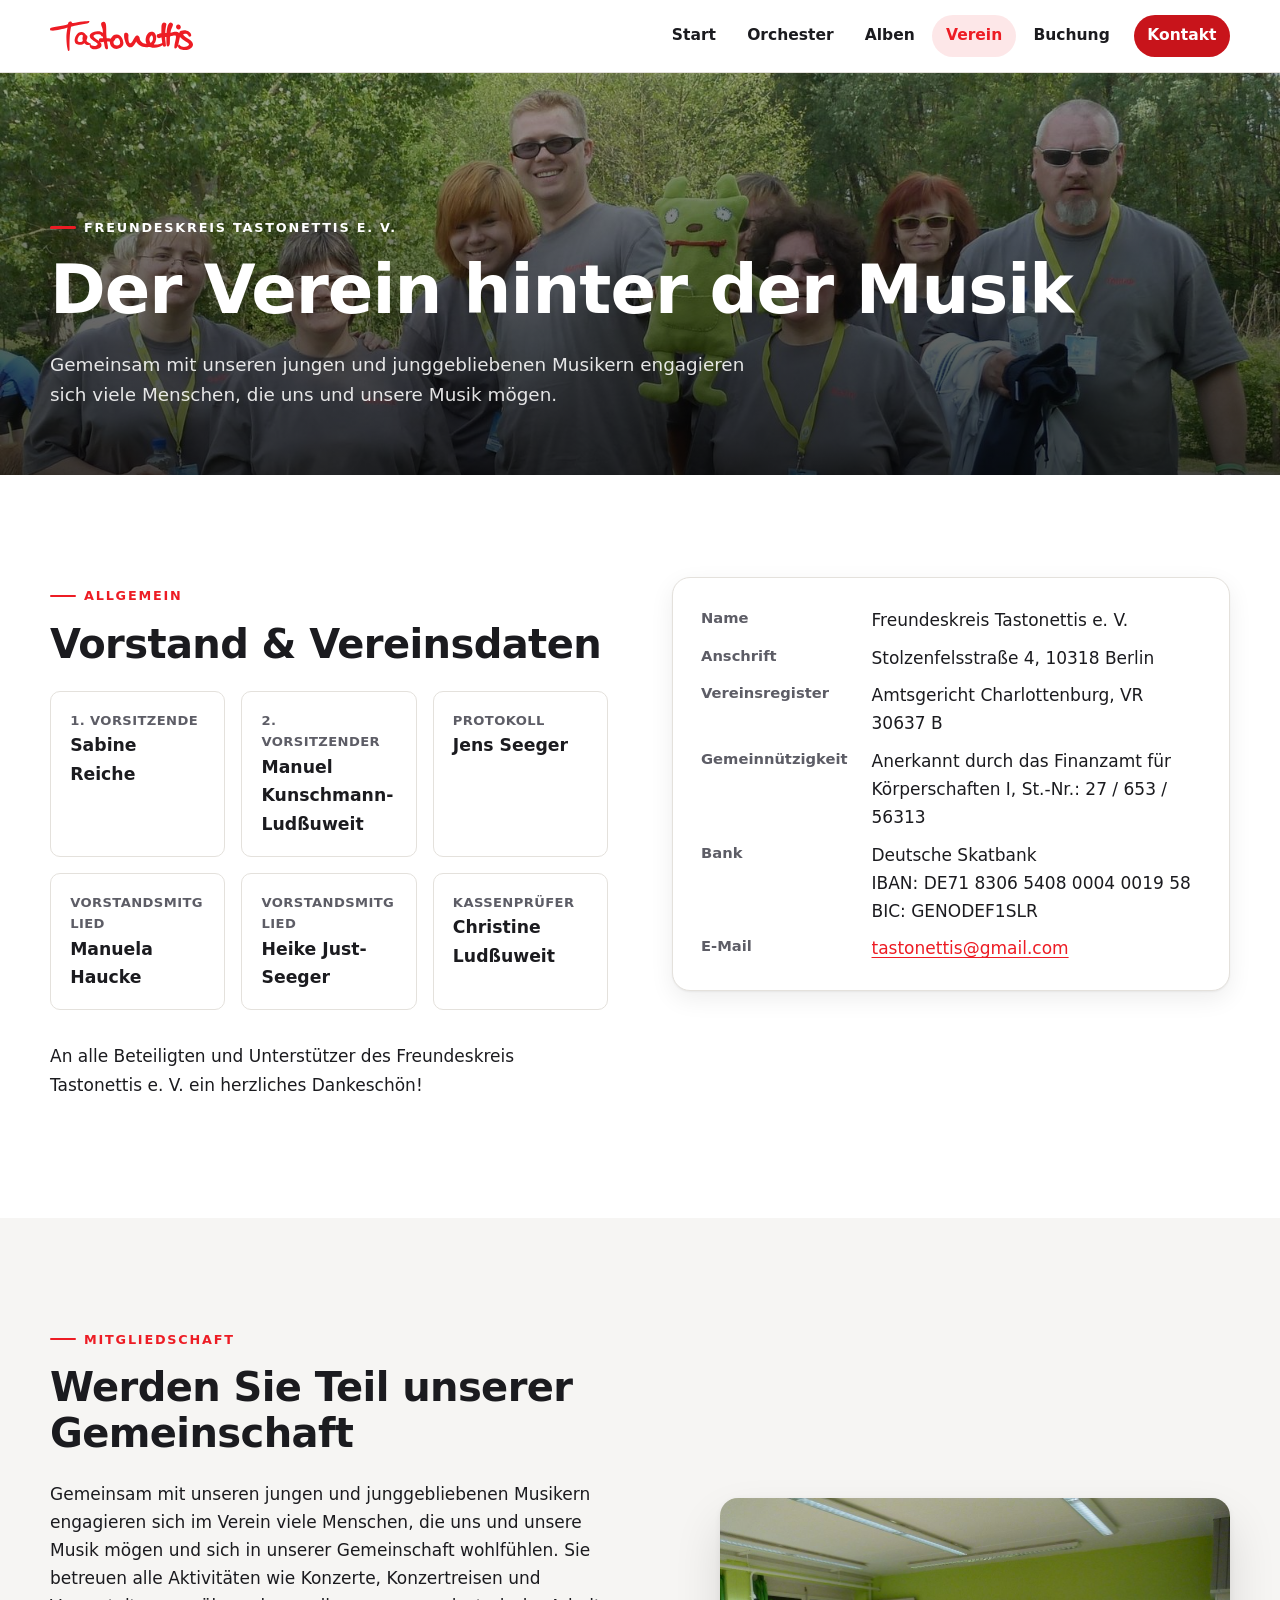
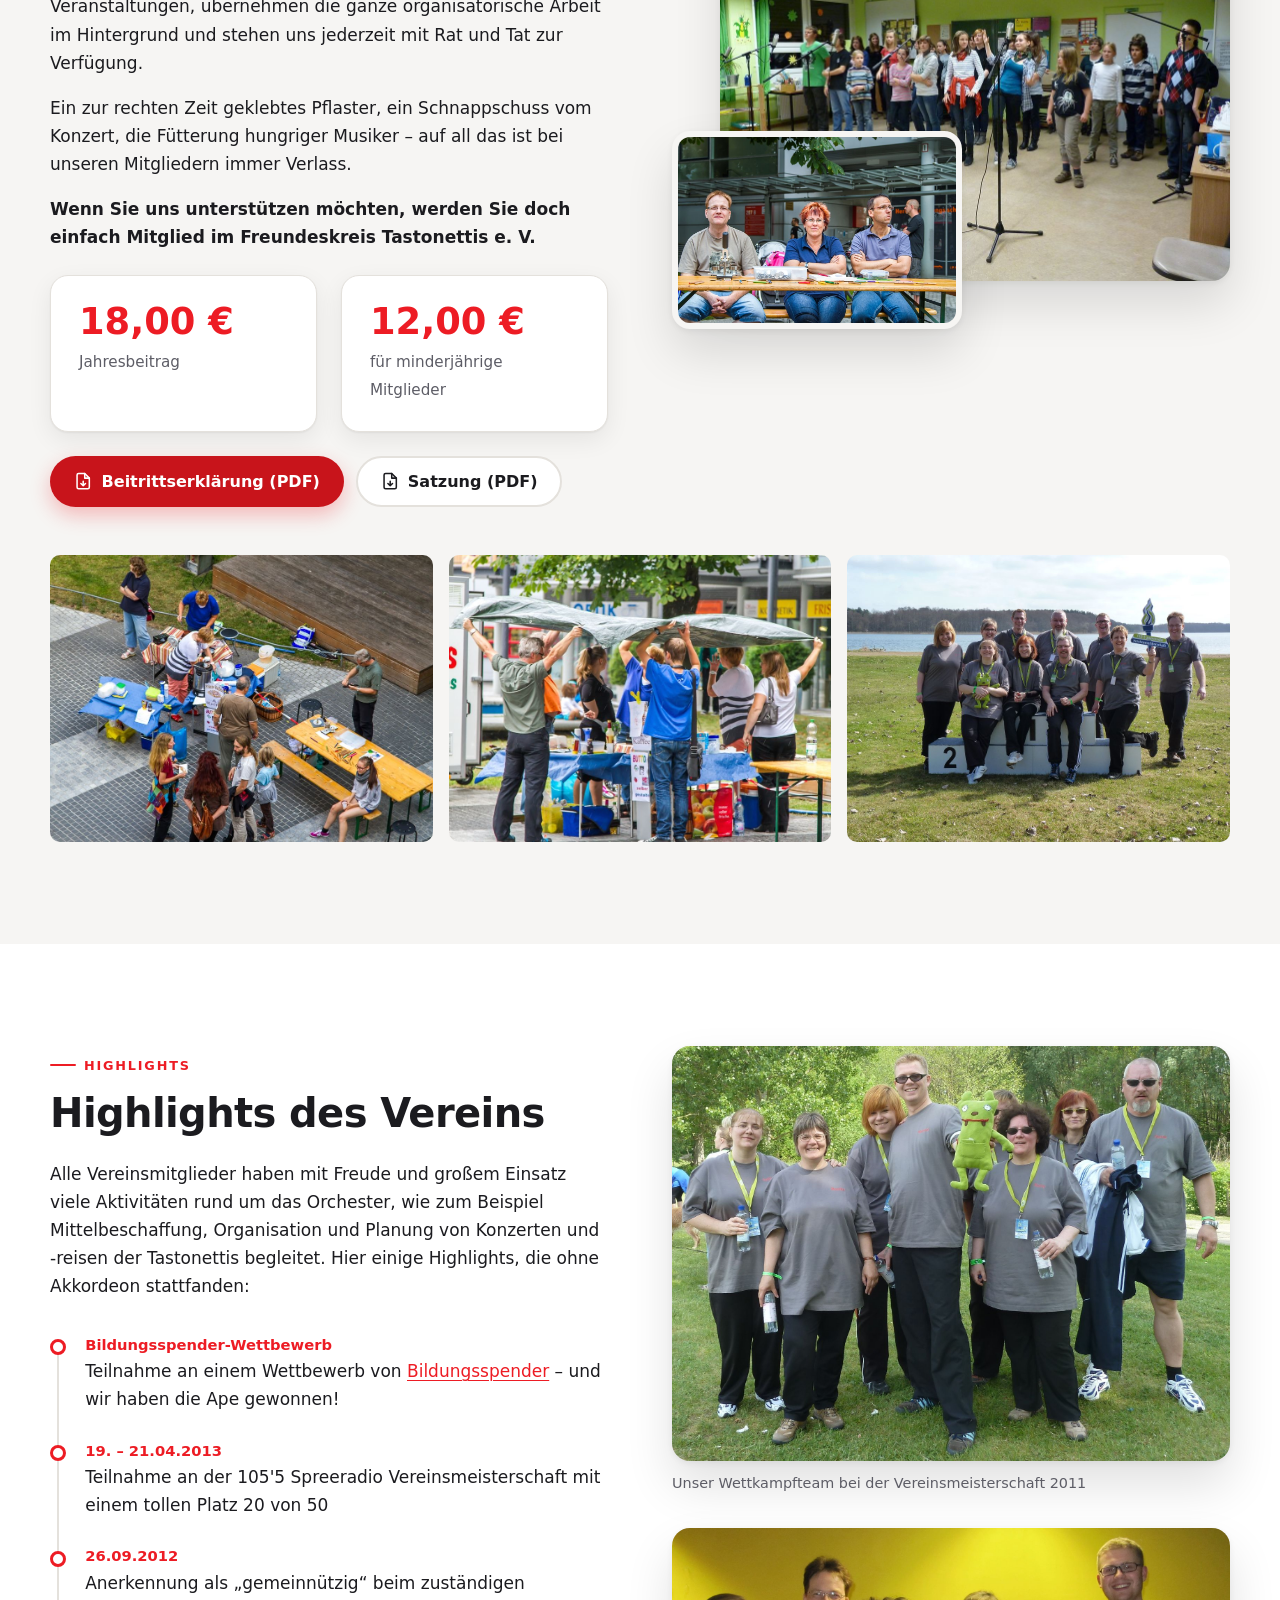
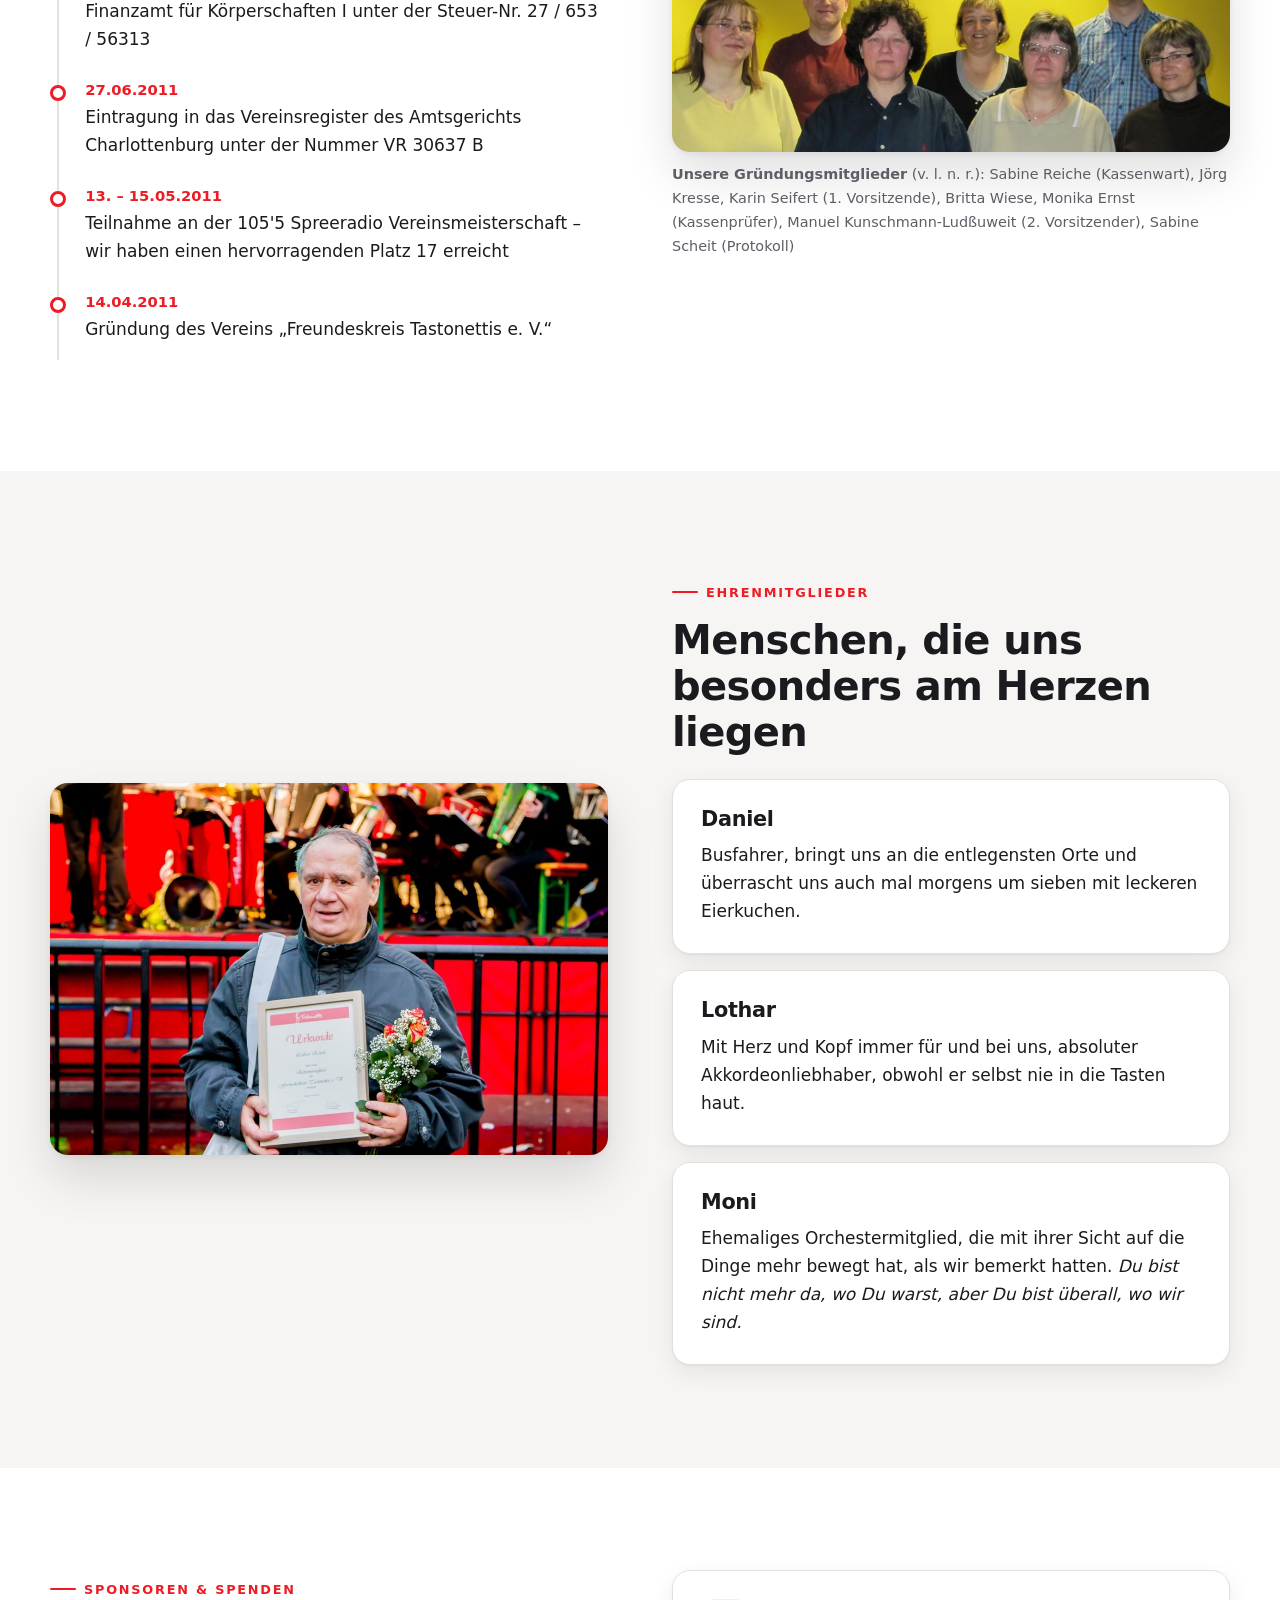
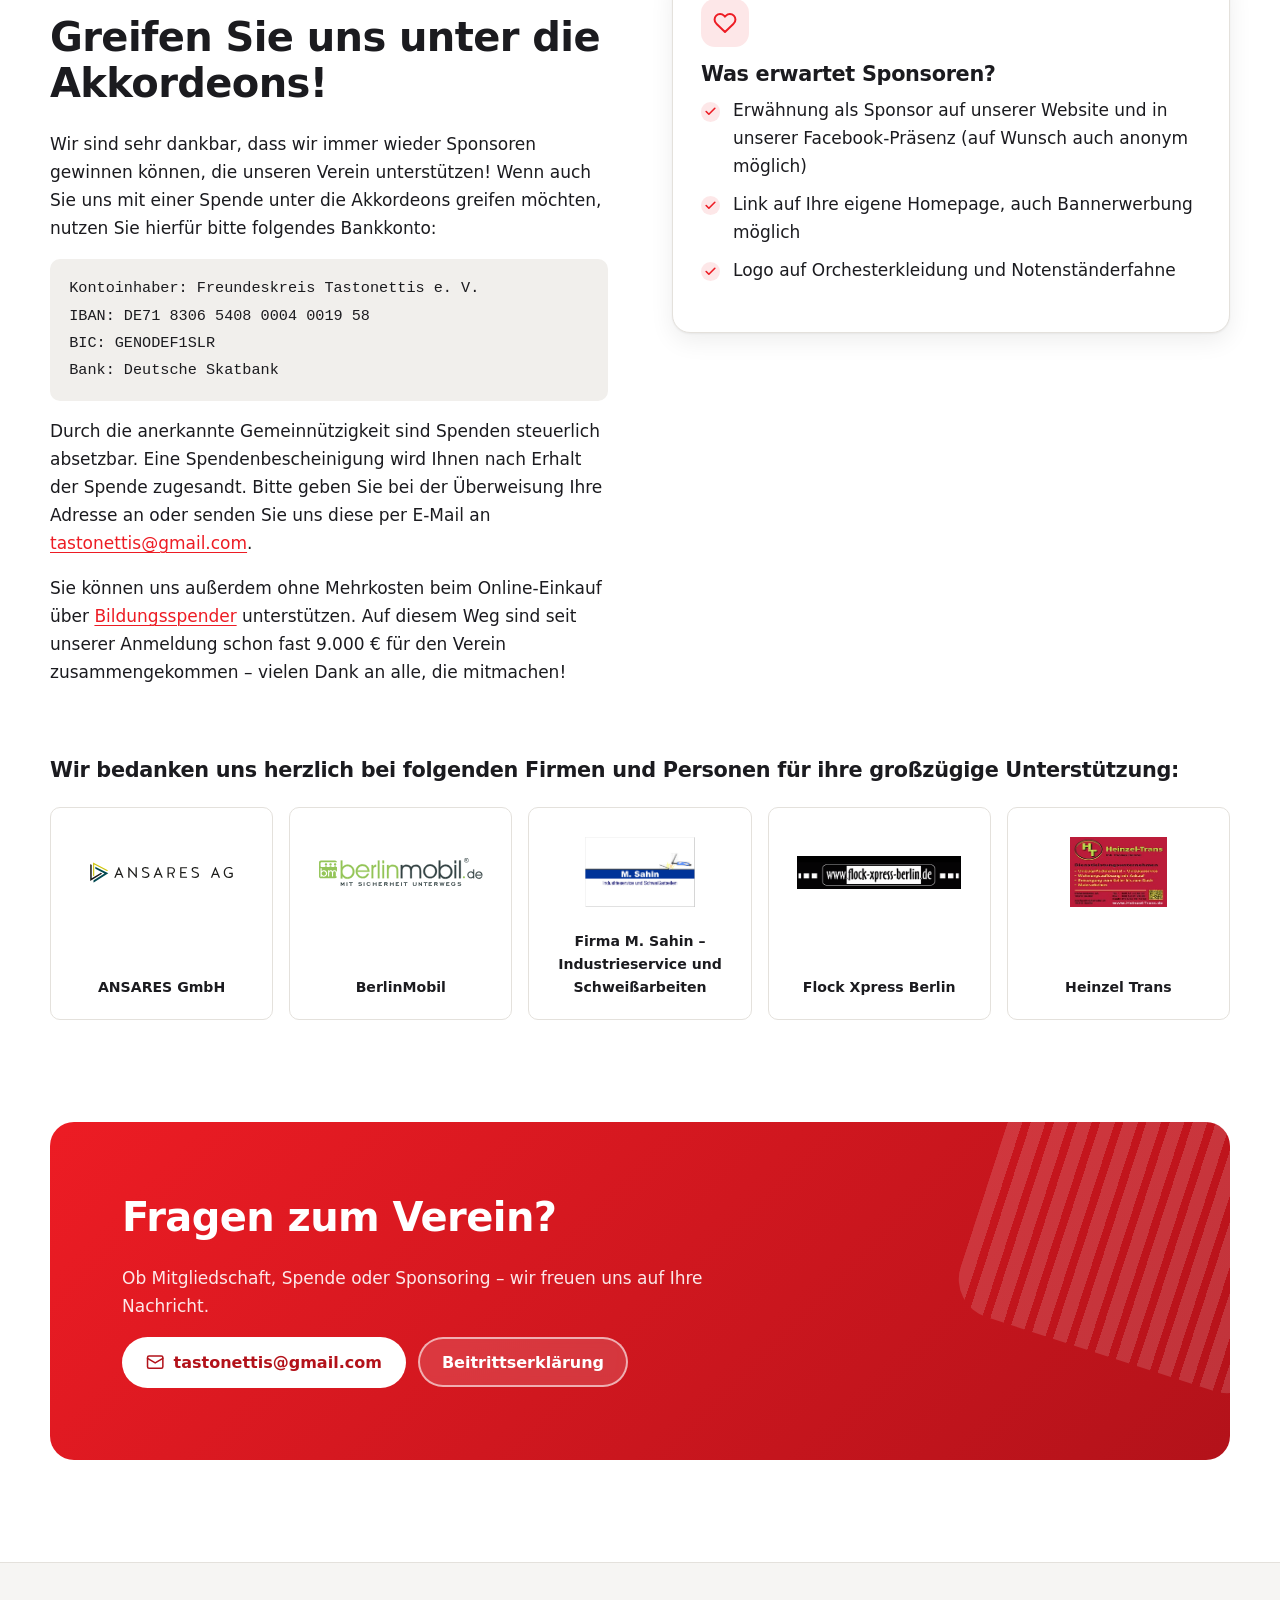
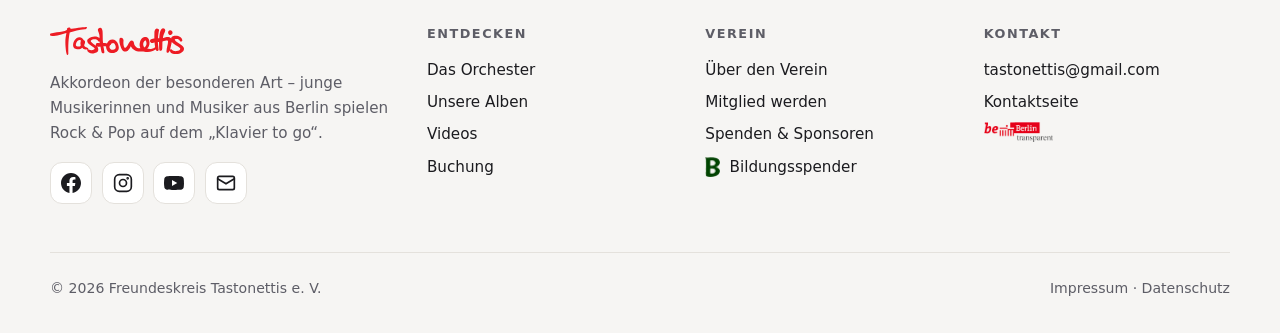
<file: verein.html>
<!DOCTYPE html>
<html lang="de" class="no-js">
<head>
  <meta charset="utf-8">
  <meta name="viewport" content="width=device-width, initial-scale=1">
  <title>Der Verein | Die Tastonettis</title>
  <meta name="description" content="Freundeskreis Tastonettis e. V.: Vorstand, Mitgliedschaft, Highlights, Ehrenmitglieder, Sponsoren und Spenden für das Berliner Akkordeon-Orchester.">
  <meta name="color-scheme" content="light dark">
  <meta name="theme-color" content="#ffffff" media="(prefers-color-scheme: light)">
  <meta name="theme-color" content="#212228" media="(prefers-color-scheme: dark)">
  <link rel="canonical" href="https://tastonettis.de/verein.html">
  <meta property="og:type" content="website">
  <meta property="og:locale" content="de_DE">
  <meta property="og:site_name" content="Die Tastonettis">
  <meta property="og:title" content="Der Verein | Die Tastonettis">
  <meta property="og:description" content="Freundeskreis Tastonettis e. V.: Vorstand, Mitgliedschaft, Highlights, Ehrenmitglieder, Sponsoren und Spenden für das Berliner Akkordeon-Orchester.">
  <meta property="og:image" content="https://tastonettis.de/assets/img/cover/norway.jpg">
  <link rel="icon" href="assets/img/favicon.ico" sizes="any">
  <link rel="apple-touch-icon" href="assets/img/apple-touch-icon.png">
  <link rel="stylesheet" href="assets/css/style.css?v=408255bbe3">
  <script src="assets/js/main.js?v=9a58c8398f" defer></script>
</head>
<body>
  <a class="skip-link" href="#inhalt">Zum Inhalt springen</a>
  <header class="site-header">
    <nav class="container nav" aria-label="Hauptnavigation">
      <a class="brand" href="index.html" aria-label="Die Tastonettis – Startseite">
        <img src="assets/img/logo.svg" alt="Tastonettis" width="282" height="59">
      </a>
      <button class="nav-toggle" type="button" aria-expanded="false" aria-controls="menu" aria-label="Menü öffnen/schließen"><svg class="icon-open" viewBox="0 0 24 24" fill="none" stroke="currentColor" stroke-width="2.2" stroke-linecap="round" aria-hidden="true"><path d="M3 6h18M3 12h18M3 18h18"/></svg><svg class="icon-close" viewBox="0 0 24 24" fill="none" stroke="currentColor" stroke-width="2.2" stroke-linecap="round" aria-hidden="true"><path d="M18 6 6 18M6 6l12 12"/></svg></button>
      <ul class="nav-menu" id="menu">
        <li><a href="index.html">Start</a></li>
        <li><a href="orchester.html">Orchester</a></li>
        <li><a href="alben.html">Alben</a></li>
        <li><a href="verein.html" aria-current="page">Verein</a></li>
        <li><a href="buchung.html">Buchung</a></li>
        <li class="nav-cta"><a href="kontakt.html">Kontakt</a></li>
      </ul>
    </nav>
  </header>

  <main id="inhalt">
    <section class="page-hero">
      <div class="hero-bg"><img src="assets/img/verein/vereinsmeisterschaft2011.jpg" alt="" style="object-position:center top" width="1140" height="500"></div>
      <div class="container">
        <span class="eyebrow">Freundeskreis Tastonettis e. V.</span>
        <h1>Der Verein hinter der Musik</h1>
        <p>Gemeinsam mit unseren jungen und junggebliebenen Musikern engagieren sich viele Menschen, die uns und unsere Musik mögen.</p>
      </div>
    </section>

    <section class="section">
      <div class="container split split--top">
        <div class="reveal">
          <span class="eyebrow">Allgemein</span>
          <h2>Vorstand &amp; Vereinsdaten</h2>
          <div class="people" style="margin-bottom:2rem">
            <div class="person"><span>1. Vorsitzende</span><strong>Sabine Reiche</strong></div>
            <div class="person"><span>2. Vorsitzender</span><strong>Manuel Kunschmann-Ludßuweit</strong></div>
            <div class="person"><span>Protokoll</span><strong>Jens Seeger</strong></div>
            <div class="person"><span>Vorstandsmitglied</span><strong>Manuela Haucke</strong></div>
            <div class="person"><span>Vorstandsmitglied</span><strong>Heike Just-Seeger</strong></div>
            <div class="person"><span>Kassenprüfer</span><strong>Christine Ludßuweit</strong></div>
          </div>
          <p>An alle Beteiligten und Unterstützer des Freundeskreis Tastonettis e.&nbsp;V. ein herzliches Dankeschön!</p>
        </div>
        <div class="card reveal">
          <dl class="facts">
            <dt>Name</dt><dd>Freundeskreis Tastonettis e.&nbsp;V.</dd>
            <dt>Anschrift</dt><dd>Stolzenfelsstraße 4, 10318 Berlin</dd>
            <dt>Vereinsregister</dt><dd>Amtsgericht Charlottenburg, VR 30637 B</dd>
            <dt>Gemeinnützigkeit</dt><dd>Anerkannt durch das Finanzamt für Körperschaften I, St.-Nr.: 27 / 653 / 56313</dd>
            <dt>Bank</dt><dd>Deutsche Skatbank<br>IBAN: DE71 8306 5408 0004 0019 58<br>BIC: GENODEF1SLR</dd>
            <dt>E-Mail</dt><dd><a href="mailto:tastonettis@gmail.com">tastonettis@gmail.com</a></dd>
          </dl>
        </div>
      </div>
    </section>

    <section class="section section--alt" id="mitgliedschaft">
      <div class="container split">
        <div class="reveal">
          <span class="eyebrow">Mitgliedschaft</span>
          <h2>Werden Sie Teil unserer Gemeinschaft</h2>
          <p>Gemeinsam mit unseren jungen und junggebliebenen Musikern engagieren sich im Verein viele Menschen, die uns und unsere Musik mögen und sich in unserer Gemeinschaft wohlfühlen. Sie betreuen alle Aktivitäten wie Konzerte, Konzertreisen und Veranstaltungen, übernehmen die ganze organisatorische Arbeit im Hintergrund und stehen uns jederzeit mit Rat und Tat zur Verfügung.</p>
          <p>Ein zur rechten Zeit geklebtes Pflaster, ein Schnappschuss vom Konzert, die Fütterung hungriger Musiker – auf all das ist bei unseren Mitgliedern immer Verlass.</p>
          <p><strong>Wenn Sie uns unterstützen möchten, werden Sie doch einfach Mitglied im Freundeskreis Tastonettis e.&nbsp;V.</strong></p>
          <div class="grid grid-2" style="margin:1.5rem 0">
            <div class="card price"><strong>18,00 €</strong><span>Jahresbeitrag</span></div>
            <div class="card price"><strong>12,00 €</strong><span>für minderjährige Mitglieder</span></div>
          </div>
          <div class="btn-row">
            <a class="btn btn-primary" href="assets/downloads/Beitrittserklaerung.pdf" download><svg viewBox="0 0 24 24" fill="none" stroke="currentColor" stroke-width="2" stroke-linecap="round" stroke-linejoin="round" aria-hidden="true"><path d="M14 2H6a2 2 0 0 0-2 2v16a2 2 0 0 0 2 2h12a2 2 0 0 0 2-2V8z"/><path d="M14 2v6h6M12 18v-6M9 15l3 3 3-3"/></svg> Beitrittserklärung (PDF)</a>
            <a class="btn btn-ghost" href="assets/downloads/Satzung-Tastonettis.pdf" download><svg viewBox="0 0 24 24" fill="none" stroke="currentColor" stroke-width="2" stroke-linecap="round" stroke-linejoin="round" aria-hidden="true"><path d="M14 2H6a2 2 0 0 0-2 2v16a2 2 0 0 0 2 2h12a2 2 0 0 0 2-2V8z"/><path d="M14 2v6h6M12 18v-6M9 15l3 3 3-3"/></svg> Satzung (PDF)</a>
          </div>
        </div>
        <div class="photo-stack reveal">
          <div class="photo"><img src="assets/img/cd/takt26_studio2.jpg" alt="Die Tastonettis bei einer Probe" width="1024" height="768" loading="lazy"></div>
          <div class="photo"><img src="assets/img/verein/verein2.jpg" alt="Drei Vereinsmitglieder am Tisch" width="1024" height="683" loading="lazy"></div>
        </div>
      </div>
      <div class="container" style="margin-top:3rem">
        <div class="gallery reveal">
          <a href="assets/img/verein/verein1.jpg" data-lightbox data-caption="Unser Vereinsstand von oben"><img src="assets/img/verein/verein1.jpg" alt="Vereinsstand mit Bänken und Tischen von oben fotografiert" loading="lazy" width="1024" height="683"></a>
          <a href="assets/img/verein/mitglieder2.jpg" data-lightbox data-caption="Gemeinsam anpacken – auch wenn es regnet"><img src="assets/img/verein/mitglieder2.jpg" alt="Vereinsmitglieder spannen gemeinsam eine Plane auf" loading="lazy" width="918" height="683"></a>
          <a href="assets/img/verein/mitglieder1.jpg" data-lightbox data-caption="Gemeinsam aufs Treppchen"><img src="assets/img/verein/mitglieder1.jpg" alt="Vereinsmitglieder in grauen Shirts auf einem Siegertreppchen am See" loading="lazy" width="1024" height="768"></a>
        </div>
      </div>
    </section>

    <section class="section">
      <div class="container split split--top">
        <div class="reveal">
          <span class="eyebrow">Highlights</span>
          <h2>Highlights des Vereins</h2>
          <p>Alle Vereinsmitglieder haben mit Freude und großem Einsatz viele Aktivitäten rund um das Orchester, wie zum Beispiel Mittelbeschaffung, Organisation und Planung von Konzerten und -reisen der Tastonettis begleitet. Hier einige Highlights, die ohne Akkordeon stattfanden:</p>
          <ul class="timeline" style="margin-top:2rem">
            <li><time>Bildungsspender-Wettbewerb</time>Teilnahme an einem Wettbewerb von <a href="https://www.bildungsspender.de/tastonettis" target="_blank" rel="noopener">Bildungsspender</a> – und wir haben die Ape gewonnen!</li>
            <li><time>19. – 21.04.2013</time>Teilnahme an der 105'5 Spreeradio Vereinsmeisterschaft mit einem tollen Platz 20 von 50</li>
            <li><time>26.09.2012</time>Anerkennung als „gemeinnützig“ beim zuständigen Finanzamt für Körperschaften I unter der Steuer-Nr. 27 / 653 / 56313</li>
            <li><time>27.06.2011</time>Eintragung in das Vereinsregister des Amtsgerichts Charlottenburg unter der Nummer VR 30637 B</li>
            <li><time>13. – 15.05.2011</time>Teilnahme an der 105'5 Spreeradio Vereinsmeisterschaft – wir haben einen hervorragenden Platz 17 erreicht</li>
            <li><time>14.04.2011</time>Gründung des Vereins „Freundeskreis Tastonettis e.&nbsp;V.“</li>
          </ul>
        </div>
        <div class="reveal">
          <figure>
            <a href="assets/img/verein/vereinsmeisterschaft2011.jpg" data-lightbox data-caption="Unser Wettkampfteam bei der Vereinsmeisterschaft 2011" class="photo" style="display:block"><img src="assets/img/verein/vereinsmeisterschaft2011.jpg" alt="Unser Wettkampfteam bei der Vereinsmeisterschaft 2011" width="1600" height="1189" loading="lazy"></a>
            <figcaption>Unser Wettkampfteam bei der Vereinsmeisterschaft 2011</figcaption>
          </figure>
          <figure style="margin-top:2rem">
            <a href="assets/img/verein/gruendungsmitglieder.jpg" data-lightbox data-caption="Unsere Gründungsmitglieder" class="photo" style="display:block"><img src="assets/img/verein/gruendungsmitglieder.jpg" alt="Die Gründungsmitglieder des Vereins" width="1600" height="643" loading="lazy"></a>
            <figcaption><strong>Unsere Gründungsmitglieder</strong> (v.&nbsp;l.&nbsp;n.&nbsp;r.): Sabine Reiche (Kassenwart), Jörg Kresse, Karin Seifert (1. Vorsitzende), Britta Wiese, Monika Ernst (Kassenprüfer), Manuel Kunschmann-Ludßuweit (2. Vorsitzender), Sabine Scheit (Protokoll)</figcaption>
          </figure>
        </div>
      </div>
    </section>

    <section class="section section--alt">
      <div class="container split">
        <div class="reveal">
          <a href="assets/img/verein/ehrenmitglieder.jpg" data-lightbox data-caption="Ehrenmitglied mit Urkunde" class="photo" style="display:block"><img src="assets/img/verein/ehrenmitglieder.jpg" alt="Ein Ehrenmitglied mit Urkunde und Blumenstrauß" width="1024" height="683" loading="lazy"></a>
        </div>
        <div class="reveal">
          <span class="eyebrow">Ehrenmitglieder</span>
          <h2>Menschen, die uns besonders am Herzen liegen</h2>
          <div class="grid" style="gap:1rem">
            <div class="card"><h3>Daniel</h3><p>Busfahrer, bringt uns an die entlegensten Orte und überrascht uns auch mal morgens um sieben mit leckeren Eierkuchen.</p></div>
            <div class="card"><h3>Lothar</h3><p>Mit Herz und Kopf immer für und bei uns, absoluter Akkordeonliebhaber, obwohl er selbst nie in die Tasten haut.</p></div>
            <div class="card"><h3>Moni</h3><p>Ehemaliges Orchestermitglied, die mit ihrer Sicht auf die Dinge mehr bewegt hat, als wir bemerkt hatten. <em>Du bist nicht mehr da, wo Du warst, aber Du bist überall, wo wir sind.</em></p></div>
          </div>
        </div>
      </div>
    </section>

    <section class="section" id="spenden">
      <div class="container">
        <div class="split split--top" style="margin-bottom:3.5rem">
          <div class="reveal">
            <span class="eyebrow">Sponsoren &amp; Spenden</span>
            <h2>Greifen Sie uns unter die Akkordeons!</h2>
            <p>Wir sind sehr dankbar, dass wir immer wieder Sponsoren gewinnen können, die unseren Verein unterstützen! Wenn auch Sie uns mit einer Spende unter die Akkordeons greifen möchten, nutzen Sie hierfür bitte folgendes Bankkonto:</p>
            <div class="bank">Kontoinhaber: Freundeskreis Tastonettis e. V.<br>IBAN: DE71 8306 5408 0004 0019 58<br>BIC: GENODEF1SLR<br>Bank: Deutsche Skatbank</div>
            <p style="margin-top:1rem">Durch die anerkannte Gemeinnützigkeit sind Spenden steuerlich absetzbar. Eine Spendenbescheinigung wird Ihnen nach Erhalt der Spende zugesandt. Bitte geben Sie bei der Überweisung Ihre Adresse an oder senden Sie uns diese per E-Mail an <a href="mailto:tastonettis@gmail.com">tastonettis@gmail.com</a>.</p>
            <p>Sie können uns außerdem ohne Mehrkosten beim Online-Einkauf über <a href="https://www.bildungsspender.de/tastonettis" target="_blank" rel="noopener">Bildungsspender</a> unterstützen. Auf diesem Weg sind seit unserer Anmeldung schon fast 9.000&nbsp;€ für den Verein zusammengekommen – vielen Dank an alle, die mitmachen!</p>
          </div>
          <div class="card reveal">
            <div class="icon-badge"><svg viewBox="0 0 24 24" fill="none" stroke="currentColor" stroke-width="2" stroke-linecap="round" stroke-linejoin="round" aria-hidden="true"><path d="M20.8 4.6a5.5 5.5 0 0 0-7.8 0L12 5.7l-1-1.1a5.5 5.5 0 0 0-7.8 7.8l1 1.1L12 21l7.8-7.5 1-1.1a5.5 5.5 0 0 0 0-7.8z"/></svg></div>
            <h3>Was erwartet Sponsoren?</h3>
            <ul class="check-list">
              <li>Erwähnung als Sponsor auf unserer Website und in unserer Facebook-Präsenz (auf Wunsch auch anonym möglich)</li>
              <li>Link auf Ihre eigene Homepage, auch Bannerwerbung möglich</li>
              <li>Logo auf Orchesterkleidung und Notenständerfahne</li>
            </ul>
          </div>
        </div>
        <h3 class="reveal">Wir bedanken uns herzlich bei folgenden Firmen und Personen für ihre großzügige Unterstützung:</h3>
        <div class="sponsors reveal" style="margin-top:1.5rem">
          <a class="sponsor" href="http://www.ansares.de/" target="_blank" rel="noopener"><span class="logo-box"><img src="assets/img/sponsoren/ansares.svg" alt="Logo ANSARES" loading="lazy"></span>ANSARES GmbH</a>
          <a class="sponsor" href="http://www.berlinmobil.de/" target="_blank" rel="noopener"><span class="logo-box"><img src="assets/img/sponsoren/berlinmobil.svg" alt="Logo BerlinMobil" loading="lazy"></span>BerlinMobil</a>
          <a class="sponsor" href="http://www.m-sahin.de/" target="_blank" rel="noopener"><span class="logo-box"><img src="assets/img/sponsoren/msahin.png" alt="Logo M. Sahin" loading="lazy"></span>Firma M. Sahin – Industrieservice und Schweißarbeiten</a>
          <a class="sponsor" href="http://flock-xpress-berlin.de/" target="_blank" rel="noopener"><span class="logo-box"><img src="assets/img/sponsoren/flock-xpress.gif" alt="Logo Flock Xpress Berlin" loading="lazy"></span>Flock Xpress Berlin</a>
          <a class="sponsor" href="http://heinzel-trans.de/" target="_blank" rel="noopener"><span class="logo-box"><img src="assets/img/sponsoren/heinzel-trans.jpg" alt="Logo Heinzel Trans" loading="lazy"></span>Heinzel Trans</a>
        </div>
      </div>
    </section>

    <section class="section section--tight">
      <div class="container">
        <div class="cta reveal">
          <h2>Fragen zum Verein?</h2>
          <p>Ob Mitgliedschaft, Spende oder Sponsoring – wir freuen uns auf Ihre Nachricht.</p>
          <div class="btn-row">
            <a class="btn btn-white" href="mailto:tastonettis@gmail.com"><svg viewBox="0 0 24 24" fill="none" stroke="currentColor" stroke-width="2" stroke-linecap="round" stroke-linejoin="round" aria-hidden="true"><rect x="2" y="4" width="20" height="16" rx="2"/><path d="m22 7-10 6L2 7"/></svg> tastonettis@gmail.com</a>
            <a class="btn btn-light" href="assets/downloads/Beitrittserklaerung.pdf" download>Beitrittserklärung</a>
          </div>
        </div>
      </div>
    </section>

  </main>

  <footer class="site-footer">
    <div class="container">
      <div class="footer-grid">
        <div class="footer-brand">
          <img src="assets/img/logo.svg" alt="Tastonettis" width="282" height="59">
          <p>Akkordeon der besonderen Art – junge Musikerinnen und Musiker aus Berlin spielen Rock &amp; Pop auf dem „Klavier to go“.</p>
          <div class="socials">
            <a href="https://www.facebook.com/tastonettis/" target="_blank" rel="noopener" aria-label="Tastonettis auf Facebook"><svg viewBox="0 0 24 24" fill="currentColor" aria-hidden="true"><path d="M24 12.07C24 5.41 18.63 0 12 0S0 5.4 0 12.07C0 18.1 4.39 23.1 10.13 24v-8.44H7.08v-3.49h3.04V9.41c0-3.02 1.8-4.7 4.54-4.7 1.31 0 2.68.24 2.68.24v2.97h-1.5c-1.5 0-1.96.93-1.96 1.89v2.26h3.32l-.53 3.5h-2.8V24C19.62 23.1 24 18.1 24 12.07"/></svg></a>
            <a href="https://www.instagram.com/tastonettis/" target="_blank" rel="noopener" aria-label="Tastonettis auf Instagram"><svg viewBox="0 0 24 24" fill="none" stroke="currentColor" stroke-width="2" stroke-linecap="round" stroke-linejoin="round" aria-hidden="true"><rect x="2" y="2" width="20" height="20" rx="5.5"/><circle cx="12" cy="12" r="4.2"/><circle cx="17.6" cy="6.4" r=".6" fill="currentColor"/></svg></a>
            <a href="https://www.youtube.com/@DieTastonettis" target="_blank" rel="noopener" aria-label="Tastonettis auf YouTube"><svg viewBox="0 0 24 24" fill="currentColor" aria-hidden="true"><path d="M23.5 6.2a3 3 0 0 0-2.1-2.1C19.5 3.6 12 3.6 12 3.6s-7.5 0-9.4.5A3 3 0 0 0 .5 6.2 31.4 31.4 0 0 0 0 12a31.4 31.4 0 0 0 .5 5.8 3 3 0 0 0 2.1 2.1c1.9.5 9.4.5 9.4.5s7.5 0 9.4-.5a3 3 0 0 0 2.1-2.1c.5-1.9.5-5.8.5-5.8s0-3.9-.5-5.8zM9.6 15.6V8.4l6.3 3.6-6.3 3.6z"/></svg></a>
            <a href="mailto:tastonettis@gmail.com" aria-label="E-Mail an die Tastonettis"><svg viewBox="0 0 24 24" fill="none" stroke="currentColor" stroke-width="2" stroke-linecap="round" stroke-linejoin="round" aria-hidden="true"><rect x="2" y="4" width="20" height="16" rx="2"/><path d="m22 7-10 6L2 7"/></svg></a>
          </div>
        </div>
        <div>
          <h4>Entdecken</h4>
          <ul>
            <li><a href="orchester.html">Das Orchester</a></li>
            <li><a href="alben.html">Unsere Alben</a></li>
            <li><a href="orchester.html#videos">Videos</a></li>
            <li><a href="buchung.html">Buchung</a></li>
          </ul>
        </div>
        <div>
          <h4>Verein</h4>
          <ul>
            <li><a href="verein.html">Über den Verein</a></li>
            <li><a href="verein.html#mitgliedschaft">Mitglied werden</a></li>
            <li><a href="verein.html#spenden">Spenden &amp; Sponsoren</a></li>
            <li><a href="https://www.bildungsspender.de/tastonettis" target="_blank" rel="noopener" class="footer-partner"><img src="assets/img/bildungsspender.png" alt="" width="14" height="19"> Bildungsspender</a></li>
          </ul>
        </div>
        <div>
          <h4>Kontakt</h4>
          <ul>
            <li><a href="mailto:tastonettis@gmail.com">tastonettis@gmail.com</a></li>
            <li><a href="kontakt.html">Kontaktseite</a></li>
            <li><a href="https://www.berlin.de/buergeraktiv/informieren/transparenz/transparenzcharta/" target="_blank" rel="noopener" class="footer-partner" aria-label="Initiative Transparente Zivilgesellschaft – Berlin"><img src="assets/img/berlin-transparent.png" alt="Berlin Transparenz" height="20"></a></li>
          </ul>
        </div>
      </div>
      <div class="footer-bottom">
        <span>&copy; <span data-year>2026</span> Freundeskreis Tastonettis e.&nbsp;V.</span>
        <span>
          <a href="impressum.html">Impressum</a> &middot; <a href="datenschutz.html">Datenschutz</a>
        </span>
      </div>
    </div>
  </footer>
  <button class="to-top" type="button" aria-label="Nach oben"><svg viewBox="0 0 24 24" fill="none" stroke="currentColor" stroke-width="2.4" stroke-linecap="round" stroke-linejoin="round" aria-hidden="true"><path d="M12 19V5M5 12l7-7 7 7"/></svg></button>
</body>
</html>
</file>
<file: assets/css/style.css>
/* ==========================================================================
   Tastonettis – Stylesheet
   Helles & dunkles Design, wechselt automatisch per prefers-color-scheme.
   Keine externen Schriftarten (DSGVO) – es wird der System-Font genutzt.
   ========================================================================== */

:root {
  --brand: #ed1c24;
  --brand-strong: #c8141b;
  --brand-soft: rgba(237, 28, 36, .1);

  --bg: #ffffff;
  --bg-alt: #f6f5f3;
  --surface: #ffffff;
  --surface-2: #f1efec;
  --text: #1b1b1f;
  --text-muted: #5d5d66;
  --border: #e4e1dc;
  --shadow: 0 1px 2px rgba(0,0,0,.05), 0 8px 24px rgba(0,0,0,.07);
  --shadow-lg: 0 2px 6px rgba(0,0,0,.06), 0 24px 48px rgba(0,0,0,.12);
  --header-bg: rgba(255,255,255,.82);

  --radius: 18px;
  --radius-sm: 10px;
  --maxw: 1180px;
  --font: system-ui, -apple-system, "Segoe UI", Roboto, "Helvetica Neue", Arial, sans-serif;
  --font-display: ui-rounded, "SF Pro Rounded", system-ui, -apple-system, "Segoe UI", Roboto, sans-serif;

  color-scheme: light dark;
}

@media (prefers-color-scheme: dark) {
  :root {
    --brand: #ff6369;          /* heller, damit rote Texte auf den dunklen Flächen gut lesbar sind (≥ 4,5:1) */
    --brand-strong: #ed1c24;
    --brand-soft: rgba(237, 28, 36, .16);

    --bg: #212228;
    --bg-alt: #292a31;
    --surface: #2f3038;
    --surface-2: #383a43;
    --text: #f4f3f1;
    --text-muted: #b9b8bf;
    --border: #42444d;
    --shadow: 0 1px 2px rgba(0,0,0,.25), 0 8px 24px rgba(0,0,0,.22);
    --shadow-lg: 0 2px 6px rgba(0,0,0,.25), 0 24px 48px rgba(0,0,0,.32);
    --header-bg: rgba(33,34,40,.82);
  }
}

/* ---------- Basis ---------- */
*, *::before, *::after { box-sizing: border-box; }
html { scroll-behavior: smooth; -webkit-text-size-adjust: 100%; }
@media (prefers-reduced-motion: reduce) {
  html { scroll-behavior: auto; }
  *, *::before, *::after { animation: none !important; transition: none !important; }
}
body {
  margin: 0;
  font-family: var(--font);
  font-size: 1.0625rem;
  line-height: 1.65;
  color: var(--text);
  background: var(--bg);
  -webkit-font-smoothing: antialiased;
}
img { max-width: 100%; height: auto; display: block; }
a { color: var(--brand); text-decoration-thickness: 1px; text-underline-offset: 3px; }
a:hover { color: var(--brand-strong); }
:focus-visible { outline: 3px solid var(--brand); outline-offset: 3px; border-radius: 4px; }
h1, h2, h3, h4 { font-family: var(--font-display); line-height: 1.15; margin: 0 0 .6em; letter-spacing: -.015em; }
h1 { font-size: clamp(2.3rem, 5.5vw, 4.2rem); font-weight: 800; }
h2 { font-size: clamp(1.7rem, 3.4vw, 2.5rem); font-weight: 800; }
h3 { font-size: 1.3rem; font-weight: 700; }
p { margin: 0 0 1em; }
ul, ol { padding-left: 1.2em; }

.skip-link {
  position: absolute; left: 1rem; top: -100px; z-index: 1000;
  background: var(--brand); color: #fff; padding: .6rem 1rem; border-radius: 8px;
}
.skip-link:focus { top: 1rem; color: #fff; }

.container { width: min(100% - 2.5rem, var(--maxw)); margin-inline: auto; }
.narrow { max-width: 780px; }
.section { padding: clamp(3.5rem, 8vw, 6.5rem) 0; }
.section--alt { background: var(--bg-alt); }
.section--tight { padding-top: 0; }
.center { text-align: center; }
.muted { color: var(--text-muted); }
.lead { font-size: clamp(1.1rem, 1.6vw, 1.3rem); color: var(--text-muted); }

.eyebrow {
  display: inline-flex; align-items: center; gap: .5rem;
  font-size: .8rem; font-weight: 700; text-transform: uppercase; letter-spacing: .14em;
  color: var(--brand); margin-bottom: .9rem;
}
.eyebrow::before { content: ""; width: 26px; height: 2px; background: currentColor; border-radius: 2px; }
.section-head { margin-bottom: 2.5rem; max-width: 760px; }
.section-head.center { margin-inline: auto; }
.section-head.center .eyebrow::after { content: ""; width: 26px; height: 2px; background: currentColor; border-radius: 2px; }

/* ---------- Header / Navigation ---------- */
.site-header {
  position: sticky; top: 0; z-index: 100;
  background: var(--header-bg);
  -webkit-backdrop-filter: saturate(180%) blur(16px);
  backdrop-filter: saturate(180%) blur(16px);
  border-bottom: 1px solid var(--border);
}
.nav { display: flex; align-items: center; justify-content: space-between; height: 72px; gap: 1rem; }
.brand { display: flex; align-items: center; }
.brand img { height: 30px; width: auto; }
.nav-menu { display: flex; align-items: center; gap: .25rem; list-style: none; margin: 0; padding: 0; }
.nav-menu a {
  display: block; padding: .5rem .85rem; border-radius: 999px;
  color: var(--text); text-decoration: none; font-weight: 600; font-size: .97rem;
  transition: background .2s, color .2s;
}
.nav-menu a:hover { background: var(--surface-2); color: var(--text); }
.nav-menu a[aria-current="page"] { color: var(--brand); background: var(--brand-soft); }
.nav-menu .nav-cta a { background: var(--brand-strong); color: #fff; margin-left: .4rem; }
.nav-menu .nav-cta a:hover { background: var(--brand); color: #fff; }
.nav-menu .nav-cta a[aria-current="page"] { color: #fff; }

.nav-toggle {
  display: none; width: 46px; height: 46px; border: 1px solid var(--border); border-radius: 12px;
  background: var(--surface); color: var(--text); cursor: pointer; align-items: center; justify-content: center;
}
.nav-toggle svg { width: 22px; height: 22px; }
.nav-toggle .icon-close { display: none; }
.nav-open .nav-toggle .icon-close { display: block; }
.nav-open .nav-toggle .icon-open { display: none; }

@media (max-width: 960px) {
  .nav-toggle { display: inline-flex; }
  .nav-menu {
    position: fixed; inset: 72px 0 auto 0; flex-direction: column; align-items: stretch; gap: .25rem;
    padding: 1rem 1.25rem 1.5rem; background: var(--bg); border-bottom: 1px solid var(--border);
    box-shadow: var(--shadow-lg);
    transform: translateY(-8px); opacity: 0; visibility: hidden; transition: .2s ease;
  }
  .nav-open .nav-menu { transform: none; opacity: 1; visibility: visible; }
  .nav-menu a { padding: .85rem 1rem; border-radius: 12px; font-size: 1.05rem; }
  .nav-menu .nav-cta a { margin: .5rem 0 0; text-align: center; }
}

/* ---------- Buttons ---------- */
.btn {
  display: inline-flex; align-items: center; justify-content: center; gap: .55rem;
  padding: .85rem 1.4rem; border-radius: 999px; border: 2px solid transparent;
  font: inherit; font-weight: 700; font-size: 1rem; line-height: 1.2; text-decoration: none; cursor: pointer;
  transition: transform .15s ease, background .2s, color .2s, border-color .2s, box-shadow .2s;
}
.btn svg { width: 1.15em; height: 1.15em; flex: none; }
.btn:hover { transform: translateY(-1px); }
.btn-primary { background: var(--brand-strong); color: #fff; box-shadow: 0 8px 20px rgba(237,28,36,.28); }
.btn-primary:hover { background: var(--brand); color: #fff; }
.btn-ghost { border-color: var(--border); color: var(--text); background: var(--surface); }
.btn-ghost:hover { border-color: var(--brand); color: var(--brand); }
.btn-light { background: rgba(255,255,255,.14); color: #fff; border-color: rgba(255,255,255,.45); -webkit-backdrop-filter: blur(6px); backdrop-filter: blur(6px); }
.btn-light:hover { background: rgba(255,255,255,.24); color: #fff; }
.btn-row { display: flex; flex-wrap: wrap; gap: .75rem; }

/* ---------- Hero ---------- */
.hero {
  position: relative; isolation: isolate; color: #fff;
  min-height: min(88vh, 760px); display: flex; align-items: flex-end;
  padding: 7rem 0 clamp(3rem, 7vw, 5.5rem);
  overflow: hidden;
}
.hero-bg { position: absolute; inset: 0; z-index: -2; }
.hero-bg img { width: 100%; height: 100%; object-fit: cover; object-position: center 40%; }
.hero::after {
  content: ""; position: absolute; inset: 0; z-index: -1;
  background:
    linear-gradient(180deg, rgba(0,0,0,.15) 0%, rgba(0,0,0,.25) 40%, rgba(0,0,0,.78) 100%),
    linear-gradient(90deg, rgba(0,0,0,.45) 0%, rgba(0,0,0,0) 65%);
}
.hero h1 { max-width: 14ch; text-shadow: 0 2px 30px rgba(0,0,0,.35); }
.hero h1 .accent { color: #ff4a50; }
.hero p { max-width: 58ch; font-size: clamp(1.05rem, 1.6vw, 1.25rem); color: rgba(255,255,255,.9); }
.hero .eyebrow { color: #fff; }
.hero .eyebrow::before { background: var(--brand); height: 3px; }

.page-hero {
  position: relative; isolation: isolate; color: #fff; overflow: hidden;
  padding: clamp(5rem, 12vw, 8.5rem) 0 clamp(2.5rem, 6vw, 4rem);
}
.page-hero .hero-bg img { width: 100%; height: 100%; object-fit: cover; object-position: center 35%; }
.page-hero::after {
  content: ""; position: absolute; inset: 0; z-index: -1;
  background: linear-gradient(180deg, rgba(0,0,0,.35), rgba(0,0,0,.75));
}
.page-hero h1 { margin-bottom: .3em; }
.page-hero p { color: rgba(255,255,255,.88); max-width: 60ch; font-size: 1.15rem; margin: 0; }
.page-hero .eyebrow { color: #fff; }
.page-hero .eyebrow::before { background: var(--brand); height: 3px; }
.page-hero--plain { color: var(--text); background: var(--bg-alt); border-bottom: 1px solid var(--border); padding: clamp(3.5rem, 8vw, 5.5rem) 0 clamp(2rem, 5vw, 3rem); }
.page-hero--plain::after { display: none; }
.page-hero--plain p { color: var(--text-muted); }
.page-hero--plain .eyebrow { color: var(--brand); }

/* ---------- Layout-Helfer ---------- */
.split { display: grid; grid-template-columns: 1fr 1fr; gap: clamp(2rem, 5vw, 4.5rem); align-items: center; }
.split--wide-left { grid-template-columns: 1.15fr .85fr; }
.split--top { align-items: start; }
@media (max-width: 880px) { .split, .split--wide-left { grid-template-columns: 1fr; } }

.grid { display: grid; gap: 1.5rem; }
.grid-2 { grid-template-columns: repeat(2, 1fr); }
.grid-3 { grid-template-columns: repeat(3, 1fr); }
.grid-4 { grid-template-columns: repeat(4, 1fr); }
@media (max-width: 980px) { .grid-3, .grid-4 { grid-template-columns: repeat(2, 1fr); } }
@media (max-width: 620px) { .grid-2, .grid-3, .grid-4 { grid-template-columns: 1fr; } }

/* ---------- Karten ---------- */
.card {
  background: var(--surface); border: 1px solid var(--border); border-radius: var(--radius);
  padding: 1.75rem; box-shadow: var(--shadow);
}
.card h3 { margin-bottom: .45em; }
.card p:last-child { margin-bottom: 0; }
.card-link {
  display: flex; flex-direction: column; text-decoration: none; color: var(--text);
  background: var(--surface); border: 1px solid var(--border); border-radius: var(--radius);
  overflow: hidden; box-shadow: var(--shadow); transition: transform .25s ease, box-shadow .25s ease, border-color .25s;
}
.card-link:hover { transform: translateY(-4px); box-shadow: var(--shadow-lg); border-color: var(--brand); color: var(--text); }
.card-link .card-media { aspect-ratio: 16/10; overflow: hidden; background: var(--surface-2); }
.card-link .card-media img { width: 100%; height: 100%; object-fit: cover; transition: transform .5s ease; }
.card-link:hover .card-media img { transform: scale(1.04); }
.card-link .card-body { padding: 1.4rem 1.5rem 1.6rem; display: flex; flex-direction: column; gap: .35rem; flex: 1; }
.card-link .card-body p { color: var(--text-muted); margin: 0; }
.card-link .more { margin-top: auto; padding-top: .8rem; color: var(--brand); font-weight: 700; display: inline-flex; align-items: center; gap: .35rem; }
.card-link .more svg { width: 1em; height: 1em; transition: transform .2s; }
.card-link:hover .more svg { transform: translateX(3px); }

.icon-badge {
  width: 48px; height: 48px; border-radius: 14px; display: grid; place-items: center;
  background: var(--brand-soft); color: var(--brand); margin-bottom: 1rem;
}
.icon-badge svg { width: 24px; height: 24px; }

/* ---------- Bilder ---------- */
.photo { border-radius: var(--radius); overflow: hidden; box-shadow: var(--shadow-lg); background: var(--surface-2); }
.photo img { width: 100%; height: 100%; object-fit: cover; }
.photo-stack { position: relative; padding: 0 0 3rem 3rem; }
.photo-stack .photo:nth-child(2) {
  position: absolute; left: 0; bottom: 0; width: 52%; border: 6px solid var(--bg);
}
.section--alt .photo-stack .photo:nth-child(2) { border-color: var(--bg-alt); }
figure { margin: 0; }
figcaption { font-size: .9rem; color: var(--text-muted); margin-top: .7rem; }

.gallery { display: grid; grid-template-columns: repeat(3, 1fr); gap: 1rem; }
.gallery a { display: block; border-radius: var(--radius-sm); overflow: hidden; aspect-ratio: 4/3; background: var(--surface-2); }
.gallery img { width: 100%; height: 100%; object-fit: cover; transition: transform .4s ease; }
.gallery a:hover img { transform: scale(1.05); }
@media (max-width: 700px) { .gallery { grid-template-columns: repeat(2, 1fr); } }

/* ---------- Video (2-Klick-Lösung) ---------- */
.video-embed {
  position: relative; aspect-ratio: 16/9; border-radius: var(--radius); overflow: hidden;
  background: #000; box-shadow: var(--shadow-lg);
}
.video-embed iframe { position: absolute; inset: 0; width: 100%; height: 100%; border: 0; }
.video-consent { position: absolute; inset: 0; display: grid; place-items: center; color: #fff; text-align: center; }
.video-consent > img { position: absolute; inset: 0; width: 100%; height: 100%; object-fit: cover; filter: brightness(.45) saturate(.9); }
.video-consent-inner { position: relative; padding: 1.5rem; max-width: 560px; }
.video-play {
  width: 78px; height: 78px; border-radius: 50%; border: 0; cursor: pointer;
  background: var(--brand-strong); color: #fff; display: inline-grid; place-items: center;
  box-shadow: 0 10px 30px rgba(237,28,36,.5); transition: transform .2s, background .2s;
  margin-bottom: 1rem;
}
.video-play:hover { transform: scale(1.07); background: var(--brand); }
.video-play svg { width: 30px; height: 30px; margin-left: 4px; }
.video-consent h3 { margin-bottom: .35rem; color: #fff; }
.video-consent p { font-size: .88rem; line-height: 1.5; color: rgba(255,255,255,.85); margin-bottom: .8rem; }
.video-consent p a { color: #fff; }
@media (max-width: 560px) {
  .video-consent p { font-size: .72rem; line-height: 1.4; margin-bottom: .4rem; }
  .video-consent h3 { display: none; }
  .video-play { width: 58px; height: 58px; margin-bottom: .5rem; }
  .video-consent-inner { padding: .8rem; }
}

.video-list { display: grid; grid-template-columns: repeat(3, 1fr); gap: 1.5rem; }
.video-list .video-embed { border-radius: var(--radius-sm); box-shadow: var(--shadow); }
.video-list .video-consent h3 { font-size: 1rem; }
.video-list .video-consent p { display: none; }
.video-list .video-play { width: 58px; height: 58px; margin-bottom: .4rem; }
.video-list figcaption { font-weight: 600; color: var(--text); }
.video-list figcaption span { display: block; font-weight: 400; color: var(--text-muted); font-size: .85rem; }
@media (max-width: 900px) { .video-list { grid-template-columns: repeat(2, 1fr); } }
@media (max-width: 560px) { .video-list { grid-template-columns: 1fr; } }
.consent-note { font-size: .9rem; color: var(--text-muted); background: var(--surface); border: 1px dashed var(--border); padding: 1rem 1.2rem; border-radius: var(--radius-sm); margin-bottom: 2rem; }

/* ---------- Alben ---------- */
.album {
  display: grid; grid-template-columns: minmax(0, 1fr) minmax(0, 1.1fr); gap: clamp(2rem, 5vw, 4rem); align-items: start;
}
@media (max-width: 900px) { .album { grid-template-columns: 1fr; } }
.album + .album { margin-top: clamp(4rem, 9vw, 7rem); }
.album-cover { position: sticky; top: 96px; }
@media (max-width: 900px) { .album-cover { position: static; } }
.album-meta { display: flex; flex-wrap: wrap; gap: .5rem; margin: 0 0 1.2rem; padding: 0; list-style: none; }
.tag {
  display: inline-flex; align-items: center; gap: .35rem; padding: .3rem .8rem; border-radius: 999px;
  font-size: .85rem; font-weight: 600; background: var(--surface-2); color: var(--text-muted); border: 1px solid var(--border);
}
.tag--brand { background: var(--brand-soft); color: var(--brand); border-color: transparent; }
.tag--soldout { background: var(--text); color: var(--bg); border-color: transparent; }
.tracklist {
  list-style: none; counter-reset: track; padding: 0; margin: 1.5rem 0;
  border: 1px solid var(--border); border-radius: var(--radius); overflow: hidden; background: var(--surface);
}
.tracklist li {
  counter-increment: track; display: flex; align-items: center; gap: 1rem;
  padding: .7rem 1.2rem; border-bottom: 1px solid var(--border);
}
.tracklist li:last-child { border-bottom: 0; }
.tracklist li:nth-child(even) { background: var(--bg-alt); }
.tracklist li::before {
  content: counter(track, decimal-leading-zero); font-variant-numeric: tabular-nums;
  color: var(--brand); font-weight: 700; font-size: .85rem; min-width: 1.6rem;
}
.tracklist li small { margin-left: auto; color: var(--text-muted); font-size: .82rem; text-align: right; }

/* 360°-Ansicht */
.spin {
  position: relative; background: #fff; border-radius: var(--radius); overflow: hidden;
  box-shadow: var(--shadow-lg); border: 1px solid var(--border);
  cursor: grab; touch-action: pan-y; user-select: none; -webkit-user-select: none;
}
.spin:active { cursor: grabbing; }
.spin img { width: 100%; aspect-ratio: 1; object-fit: contain; pointer-events: none; }
.spin-controls {
  position: absolute; left: 50%; bottom: 1rem; transform: translateX(-50%);
  display: flex; gap: .4rem; background: rgba(20,20,24,.75); padding: .35rem; border-radius: 999px;
  -webkit-backdrop-filter: blur(8px); backdrop-filter: blur(8px);
}
.spin-controls button {
  width: 40px; height: 40px; border-radius: 50%; border: 0; background: transparent; color: #fff; cursor: pointer;
  display: grid; place-items: center; transition: background .2s;
}
.spin-controls button:hover { background: var(--brand-strong); }
.spin-controls svg { width: 18px; height: 18px; }
.spin-badge {
  position: absolute; top: 1rem; left: 1rem; background: var(--brand-strong); color: #fff;
  font-size: .78rem; font-weight: 700; padding: .3rem .7rem; border-radius: 999px; letter-spacing: .04em;
}
.spin-hint { text-align: center; font-size: .88rem; color: var(--text-muted); margin-top: .8rem; }

/* ---------- Liste / Timeline ---------- */
.check-list { list-style: none; padding: 0; margin: 0 0 1.2em; }
.check-list li { position: relative; padding-left: 2rem; margin-bottom: .6rem; }
.check-list li::before {
  content: ""; position: absolute; left: 0; top: .35em; width: 1.2rem; height: 1.2rem; border-radius: 50%;
  background: var(--brand-soft) url("data:image/svg+xml,%3Csvg xmlns='http://www.w3.org/2000/svg' viewBox='0 0 24 24' fill='none' stroke='%23ed1c24' stroke-width='3' stroke-linecap='round' stroke-linejoin='round'%3E%3Cpath d='M20 6 9 17l-5-5'/%3E%3C/svg%3E") center/70% no-repeat;
}
.timeline { list-style: none; padding: 0; margin: 0; position: relative; }
.timeline::before { content: ""; position: absolute; left: 7px; top: .5rem; bottom: .5rem; width: 2px; background: var(--border); }
.timeline li { position: relative; padding: 0 0 1.6rem 2.2rem; }
.timeline li::before {
  content: ""; position: absolute; left: 0; top: .4rem; width: 16px; height: 16px; border-radius: 50%;
  background: var(--bg); border: 3px solid var(--brand);
}
.timeline time { display: block; font-weight: 700; color: var(--brand); font-size: .92rem; }

.people { display: grid; grid-template-columns: repeat(3, 1fr); gap: 1rem; }
@media (max-width: 760px) { .people { grid-template-columns: repeat(2, 1fr); } }
.person { background: var(--surface); border: 1px solid var(--border); border-radius: var(--radius-sm); padding: 1.1rem 1.2rem; }
.person span { display: block; font-size: .82rem; color: var(--text-muted); text-transform: uppercase; letter-spacing: .06em; font-weight: 600; }
.person strong { font-size: 1.08rem; }

.facts { display: grid; grid-template-columns: max-content 1fr; gap: .6rem 1.5rem; margin: 0; }
.facts dt { font-weight: 700; color: var(--text-muted); font-size: .92rem; }
.facts dd { margin: 0; }
@media (max-width: 560px) { .facts { grid-template-columns: 1fr; gap: .1rem; } .facts dd { margin-bottom: .7rem; } }

.tags { display: flex; flex-wrap: wrap; gap: .5rem; }

.sponsors { display: grid; grid-template-columns: repeat(5, 1fr); gap: 1rem; }
@media (max-width: 900px) { .sponsors { grid-template-columns: repeat(3, 1fr); } }
@media (max-width: 560px) { .sponsors { grid-template-columns: repeat(2, 1fr); } }
.sponsor {
  display: flex; flex-direction: column; align-items: center; justify-content: space-between; gap: .8rem; text-align: center;
  padding: 1.2rem; border-radius: var(--radius-sm); background: var(--surface); border: 1px solid var(--border);
  text-decoration: none; color: var(--text); font-size: .88rem; font-weight: 600; transition: border-color .2s, transform .2s;
}
.sponsor:hover { border-color: var(--brand); transform: translateY(-2px); color: var(--text); }
.sponsor .logo-box { background: #fff; border-radius: 8px; padding: .6rem; width: 100%; height: 90px; display: grid; place-items: center; }
.sponsor img { max-height: 70px; width: auto; object-fit: contain; }

/* ---------- CTA ---------- */
.cta {
  position: relative; overflow: hidden; isolation: isolate;
  border-radius: calc(var(--radius) + 6px); padding: clamp(2.5rem, 6vw, 4.5rem);
  background: linear-gradient(135deg, #ed1c24 0%, #b3121a 100%); color: #fff;
}
.cta::before {
  content: ""; position: absolute; right: -80px; top: -80px; width: 320px; height: 320px; z-index: -1;
  background: repeating-linear-gradient(90deg, rgba(255,255,255,.14) 0 14px, transparent 14px 22px);
  border-radius: 40px; transform: rotate(18deg);
}
.cta h2 { color: #fff; }
.cta p { color: rgba(255,255,255,.9); max-width: 58ch; }
.cta .btn-white { background: #fff; color: #b3121a; }
.cta .btn-white:hover { background: #fff; color: #ed1c24; }
.cta .btn-light { border-color: rgba(255,255,255,.6); }

.mail-big {
  display: inline-flex; align-items: center; gap: .8rem; flex-wrap: wrap;
  font-family: var(--font-display); font-size: clamp(1.3rem, 4vw, 2.3rem); font-weight: 800;
  color: var(--text); text-decoration: none; word-break: break-all;
}
.mail-big:hover { color: var(--brand); }
.mail-big svg { width: 1.1em; height: 1.1em; color: var(--brand); flex: none; }

.bank {
  font-family: ui-monospace, SFMono-Regular, Menlo, Consolas, monospace; font-size: .95rem;
  background: var(--surface-2); border-radius: var(--radius-sm); padding: 1rem 1.2rem; line-height: 1.8;
}

/* ---------- Rechtstexte ---------- */
.legal { max-width: 860px; }
.legal > :first-child { margin-top: 0; }
.legal h2 {
  font-size: clamp(1.4rem, 2.6vw, 1.75rem); margin: 3.2rem 0 1.2rem; padding-top: 1.6rem;
  border-top: 1px solid var(--border); scroll-margin-top: 90px;
}
.legal > h2:first-child { border-top: 0; padding-top: 0; }
.legal h3 { font-size: 1.2rem; margin: 2.2rem 0 .7rem; scroll-margin-top: 90px; }
.legal h4 { font-size: 1.02rem; margin: 1.6rem 0 .5rem; color: var(--brand); scroll-margin-top: 90px; }
.legal p, .legal li { overflow-wrap: anywhere; hyphens: auto; -webkit-hyphens: auto; }
.legal ul { margin: 0 0 1em; padding-left: 1.3em; }
.legal li { margin-bottom: .6rem; }
.legal li::marker { color: var(--brand); }
.legal p:has(br) { background: var(--bg-alt); border-left: 3px solid var(--brand); padding: .9rem 1.2rem; border-radius: 0 var(--radius-sm) var(--radius-sm) 0; }

/* ---------- Footer ---------- */
.site-footer { background: var(--bg-alt); border-top: 1px solid var(--border); padding: 4rem 0 2rem; font-size: .95rem; }
.footer-grid { display: grid; grid-template-columns: 1.4fr 1fr 1fr 1fr; gap: 2rem; }
@media (max-width: 880px) { .footer-grid { grid-template-columns: 1fr 1fr; } }
@media (max-width: 520px) { .footer-grid { grid-template-columns: 1fr; } }
.site-footer h4 { font-size: .8rem; text-transform: uppercase; letter-spacing: .12em; color: var(--text-muted); margin-bottom: 1rem; }
.site-footer ul { list-style: none; padding: 0; margin: 0; }
.site-footer li { margin-bottom: .45rem; }
.site-footer a { color: var(--text); text-decoration: none; }
.site-footer a:hover { color: var(--brand); }
.footer-brand img { height: 28px; width: auto; margin-bottom: 1rem; }
.footer-brand p { color: var(--text-muted); max-width: 36ch; }
.socials { display: flex; gap: .6rem; margin-top: 1rem; }
.socials a {
  width: 42px; height: 42px; display: grid; place-items: center; border-radius: 12px;
  background: var(--surface); border: 1px solid var(--border); color: var(--text); transition: .2s;
}
.socials a:hover { background: var(--brand-strong); border-color: var(--brand-strong); color: #fff; }
.socials svg { width: 20px; height: 20px; }
.footer-partner { display: flex; align-items: center; gap: .6rem; }
.footer-partner img { height: 20px; width: auto; }
.footer-bottom {
  display: flex; flex-wrap: wrap; justify-content: space-between; gap: 1rem;
  margin-top: 3rem; padding-top: 1.5rem; border-top: 1px solid var(--border); color: var(--text-muted); font-size: .88rem;
}
.footer-bottom a { color: var(--text-muted); }
.linklike { background: none; border: 0; padding: 0; font: inherit; color: inherit; text-decoration: underline; cursor: pointer; }
.linklike:hover { color: var(--brand); }

/* Zurück-nach-oben */
.to-top {
  position: fixed; right: 1.2rem; bottom: 1.2rem; z-index: 90; width: 48px; height: 48px; border-radius: 50%;
  border: 0; background: var(--brand-strong); color: #fff; cursor: pointer; display: grid; place-items: center;
  box-shadow: 0 8px 20px rgba(237,28,36,.35); opacity: 0; visibility: hidden; transform: translateY(10px); transition: .25s;
}
.to-top.show { opacity: 1; visibility: visible; transform: none; }
.to-top svg { width: 22px; height: 22px; }

/* Lightbox */
.lightbox {
  position: fixed; inset: 0; z-index: 200; background: rgba(0,0,0,.9); display: none;
  align-items: center; justify-content: center; padding: 2rem;
}
.lightbox.open { display: flex; }
.lightbox img { max-width: 100%; max-height: 85vh; border-radius: 8px; }
.lightbox figcaption { color: #ddd; text-align: center; }
.lightbox button {
  position: absolute; top: 1rem; right: 1rem; width: 46px; height: 46px; border-radius: 50%; border: 0;
  background: rgba(255,255,255,.15); color: #fff; cursor: pointer; font-size: 1.6rem; line-height: 1;
}
.lightbox button:hover { background: var(--brand-strong); }

/* Einblend-Animation */
.reveal { opacity: 0; transform: translateY(18px); transition: opacity .7s ease, transform .7s ease; }
.reveal.visible { opacity: 1; transform: none; }
.no-js .reveal { opacity: 1; transform: none; }
.section--alt + .section--tight { padding-top: clamp(3.5rem, 8vw, 6.5rem); }
.split > *, .grid > *, .people > * { min-width: 0; }
.people { grid-template-columns: repeat(3, minmax(0, 1fr)); }
@media (max-width: 760px) { .people { grid-template-columns: repeat(2, minmax(0, 1fr)); } }
.person span { hyphens: auto; -webkit-hyphens: auto; overflow-wrap: break-word; letter-spacing: .03em; }

/* ---------- Diskografie ---------- */
.discography { display: grid; grid-template-columns: repeat(5, minmax(0, 1fr)); gap: 1.25rem; }
@media (max-width: 900px) { .discography { grid-template-columns: repeat(3, minmax(0, 1fr)); } }
@media (max-width: 560px) { .discography { grid-template-columns: repeat(2, minmax(0, 1fr)); } }
.disc { display: flex; flex-direction: column; gap: .2rem; text-decoration: none; color: var(--text); }
.disc:hover { color: var(--brand); }
.disc img, .disc-cover {
  width: 100%; aspect-ratio: 1; object-fit: cover; border-radius: var(--radius-sm);
  box-shadow: var(--shadow); margin-bottom: .6rem; transition: transform .25s ease, box-shadow .25s ease;
}
.disc:hover img, .disc:hover .disc-cover { transform: translateY(-4px); box-shadow: var(--shadow-lg); }
.disc-cover { position: relative; display: block; overflow: hidden; }
.disc-cover img { margin: 0; box-shadow: none; border-radius: 0; }
.disc:hover .disc-cover img { transform: none; box-shadow: none; }
.disc-cover em, .cover-bonus span {
  position: absolute; right: .5rem; bottom: .5rem; font-style: normal; font-size: .72rem; font-weight: 700;
  background: var(--brand-strong); color: #fff; padding: .2rem .55rem; border-radius: 999px;
}
.disc strong { font-size: .98rem; line-height: 1.3; }
.disc > span:last-child { font-size: .85rem; color: var(--text-muted); }
.disc-cover--secret, .teaser-cd-art {
  display: grid; place-items: center; color: #fff; font-family: var(--font-display); font-weight: 800;
  background:
    radial-gradient(circle at 30% 25%, rgba(255,255,255,.25), transparent 40%),
    repeating-linear-gradient(90deg, rgba(255,255,255,.12) 0 10px, transparent 10px 18px),
    linear-gradient(135deg, #ed1c24, #8f0e14);
}
.disc-cover--secret { font-size: 3.5rem; }
.cover-bonus { position: relative; }
.cover-bonus span { right: 1rem; bottom: 1rem; font-size: .9rem; padding: .35rem .9rem; }

.teaser-cd {
  padding: clamp(1.5rem, 4vw, 3rem); border-radius: calc(var(--radius) + 4px);
  background: var(--surface); border: 1px solid var(--border); box-shadow: var(--shadow-lg);
  margin-bottom: clamp(4rem, 9vw, 7rem); position: relative; overflow: hidden;
}
.teaser-cd::before { content: ""; position: absolute; inset: 0 0 auto 0; height: 5px; background: linear-gradient(90deg, #ed1c24, #b3121a); }
.teaser-cd-head { display: grid; grid-template-columns: 200px 1fr; gap: clamp(1.5rem, 4vw, 3rem); align-items: center; }
.teaser-cd-head p:last-child { margin-bottom: 0; }
.teaser-cd-art { aspect-ratio: 1; border-radius: var(--radius); font-size: 6rem; box-shadow: var(--shadow-lg); }
.teaser-cd-art span { animation: wobble 3s ease-in-out infinite; }
@keyframes wobble { 0%, 100% { transform: rotate(-6deg); } 50% { transform: rotate(6deg) scale(1.05); } }
@media (max-width: 640px) { .teaser-cd-head { grid-template-columns: 1fr; } .teaser-cd-art { max-width: 160px; } }

.countdown { margin-top: 2rem; padding: clamp(1.25rem, 3vw, 2rem); border-radius: var(--radius); background: var(--bg-alt); text-align: center; }
.countdown-label { font-weight: 700; color: var(--text-muted); text-transform: uppercase; letter-spacing: .1em; font-size: .82rem; margin-bottom: 1rem; }
.countdown-grid { display: grid; grid-template-columns: repeat(4, minmax(0, 1fr)); gap: clamp(.5rem, 2vw, 1rem); max-width: 640px; margin-inline: auto; }
.countdown-grid div { background: var(--surface); border: 1px solid var(--border); border-radius: var(--radius-sm); padding: 1rem .5rem; }
.countdown-grid strong {
  display: block; font-family: var(--font-display); font-weight: 800; font-variant-numeric: tabular-nums;
  font-size: clamp(1.8rem, 6vw, 3.2rem); line-height: 1; color: var(--brand);
}
.countdown-grid span { display: block; margin-top: .4rem; font-size: .85rem; color: var(--text-muted); }
.countdown-done { font-family: var(--font-display); font-size: 1.5rem; font-weight: 800; color: var(--brand); margin: 0; }

.teaser-cd-gap { display: flex; align-items: center; gap: 1rem; margin-top: 2rem; font-size: .9rem; color: var(--text-muted); }
.teaser-cd-gap > span:not(.teaser-cd-line) { display: flex; flex-direction: column; flex: none; }
.teaser-cd-gap > span:last-child { text-align: right; }
.teaser-cd-gap strong { font-family: var(--font-display); font-size: 1.3rem; color: var(--text); }
.teaser-cd-line { flex: 1; height: 2px; background: repeating-linear-gradient(90deg, var(--brand) 0 8px, transparent 8px 14px); position: relative; }
.teaser-cd-line em {
  position: absolute; left: 50%; top: 50%; transform: translate(-50%, -50%); font-style: normal; font-weight: 700;
  background: var(--brand-strong); color: #fff; padding: .25rem .8rem; border-radius: 999px; white-space: nowrap;
}

.stream-links { display: flex; flex-wrap: wrap; align-items: center; gap: .5rem; }
.stream-links .muted { font-size: .9rem; font-weight: 600; margin-right: .25rem; }
.btn-sm { padding: .5rem 1rem; font-size: .9rem; }
.tracklist li span { min-width: 0; }
.tracklist li small { flex: none; }
@media (max-width: 480px) {
  .tracklist li { flex-wrap: wrap; row-gap: 0; }
  .tracklist li small { margin-left: 2.6rem; width: 100%; text-align: left; }
}

.price strong { display: block; font-family: var(--font-display); font-size: clamp(1.8rem, 3vw, 2.3rem); line-height: 1; color: var(--brand); font-weight: 800; margin-bottom: .4rem; }
.price span { color: var(--text-muted); font-size: .95rem; }
@media (max-width: 480px) {
  .countdown-grid div { padding: .8rem .2rem; }
  .countdown-grid span { font-size: .68rem; }
  .teaser-cd-gap { font-size: .78rem; gap: .6rem; }
  .teaser-cd-gap strong { font-size: 1.1rem; }
  .teaser-cd-line em { font-size: .75rem; padding: .2rem .6rem; }
}
#neue-cd .teaser-cd { margin-bottom: 0; }

/* ---------- Buchung: Eckdaten & Technik ---------- */
.spec-card h3 { margin-bottom: 1.2rem; }
.spec-list { list-style: none; padding: 0; margin: 0; display: grid; gap: 1.1rem; }
.spec-list li { display: flex; gap: 1rem; align-items: flex-start; }
.spec-list li > span:last-child { display: flex; flex-direction: column; color: var(--text-muted); font-size: .95rem; line-height: 1.45; }
.spec-list strong { color: var(--text); font-size: 1.08rem; font-family: var(--font-display); }
.spec-icon {
  flex: none; width: 44px; height: 44px; border-radius: 12px; display: grid; place-items: center;
  background: var(--brand-soft); color: var(--brand);
}
.spec-icon svg { width: 22px; height: 22px; }
.spec-card .spec-list li + li { padding-top: 1.1rem; border-top: 1px solid var(--border); }
.spec-list--compact { gap: .9rem; }
.spec-list--compact .spec-icon { width: 38px; height: 38px; border-radius: 10px; }
.spec-list--compact .spec-icon svg { width: 19px; height: 19px; }
.tech-grid .card { position: relative; }
.tech-step {
  display: inline-grid; place-items: center; width: 34px; height: 34px; border-radius: 50%;
  background: var(--brand-strong); color: #fff; font-weight: 800; font-size: .95rem; margin-bottom: .9rem;
}
@media (max-width: 980px) { .tech-grid { grid-template-columns: 1fr; } }

/* ---------- EPK ---------- */
.epk-hero { padding-bottom: clamp(3rem, 7vw, 5rem); }
.epk-nav {
  position: sticky; top: 72px; z-index: 50; background: var(--header-bg);
  -webkit-backdrop-filter: saturate(180%) blur(16px); backdrop-filter: saturate(180%) blur(16px);
  border-bottom: 1px solid var(--border);
}
.epk-nav .container { display: flex; gap: .3rem; overflow-x: auto; padding: .6rem 0; scrollbar-width: none; }
.epk-nav a {
  flex: none; padding: .4rem .85rem; border-radius: 999px; font-size: .9rem; font-weight: 600;
  color: var(--text-muted); text-decoration: none; white-space: nowrap;
}
.epk-nav a:hover { background: var(--surface-2); color: var(--text); }
[id] { scroll-margin-top: 140px; }
.copy-box { position: relative; background: var(--surface); border: 1px solid var(--border); border-radius: var(--radius); padding: 1.4rem 1.5rem; }
.copy-box p:last-of-type { margin-bottom: 1rem; }
.copy-box .copied { border-color: var(--brand); color: var(--brand); }
.epk-disco { list-style: none; padding: 0; margin: 0 0 1rem; display: grid; gap: .8rem; }
.epk-disco li { display: flex; gap: 1rem; align-items: center; background: var(--surface); border: 1px solid var(--border); border-radius: var(--radius-sm); padding: .7rem; }
.epk-disco img, .epk-disco .epk-secret { width: 64px; height: 64px; flex: none; border-radius: 8px; object-fit: cover; margin: 0; box-shadow: none; font-size: 1.8rem; }
.epk-disco div { display: flex; flex-direction: column; min-width: 0; }
.epk-disco span { font-size: .85rem; color: var(--brand); font-weight: 600; }
.epk-disco small { font-size: .85rem; color: var(--text-muted); }
.epk-links { display: flex; flex-wrap: wrap; gap: .5rem; }
.press-grid { display: grid; grid-template-columns: repeat(4, minmax(0, 1fr)); gap: 1.25rem; margin-top: 1.5rem; }
@media (max-width: 980px) { .press-grid { grid-template-columns: repeat(2, minmax(0, 1fr)); } }
.press-thumb { display: block; aspect-ratio: 4/3; border-radius: var(--radius-sm); overflow: hidden; background: #fff; box-shadow: var(--shadow); }
.press-thumb img { width: 100%; height: 100%; object-fit: cover; transition: transform .4s; }
.press-thumb:hover img { transform: scale(1.04); }
.press-photo figcaption { font-weight: 600; color: var(--text); font-size: .92rem; }
.press-photo figcaption span { display: block; font-weight: 400; color: var(--text-muted); font-size: .82rem; margin-top: .2rem; }
.logo-tile { border-radius: var(--radius); border: 1px solid var(--border); padding: 2.5rem 2rem 1.5rem; display: flex; flex-direction: column; align-items: center; gap: 1.5rem; text-align: center; font-size: .9rem; }
.logo-tile img { width: min(320px, 80%); height: auto; }
.logo-tile--light { background: #ffffff; color: #5d5d66; }
.logo-tile--light a { color: #c8141b; }
.logo-tile--dark { background: #1b1b1f; color: #c9c8cd; }
.logo-tile--dark a { color: #ff6b70; }
code { font-family: ui-monospace, SFMono-Regular, Menlo, Consolas, monospace; font-size: .9em; background: var(--surface-2); padding: .1em .4em; border-radius: 5px; }

@media print {
  .site-header, .site-footer, .to-top, .no-print, .epk-nav, .btn { display: none !important; }
  body { background: #fff; color: #000; font-size: 11pt; }
  .section { padding: 1.2rem 0; background: #fff !important; }
  .page-hero { color: #000; padding: 0 0 1rem; }
  .page-hero::after, .page-hero .hero-bg { display: none; }
  .page-hero p, .page-hero .eyebrow { color: #333; }
  .card, .epk-disco li, .press-photo, .logo-tile { box-shadow: none; break-inside: avoid; }
  .copy-box { box-shadow: none; }
  h2, h3, .eyebrow { break-after: avoid; }
  .epk-links .btn { display: inline !important; border: 0; padding: 0; margin-right: 1.2em; background: none; font-weight: 600; }
  .epk-links .btn svg { display: none; }
  .epk-links .btn::after { content: " (" attr(href) ")"; font-weight: 400; font-size: .8em; color: #555; }
  .print-only { display: block !important; }
  .reveal { opacity: 1 !important; transform: none !important; }
  .cta { background: none; color: #000; border: 2px solid #ed1c24; }
  .cta h2, .cta p { color: #000; }
  .press-grid { grid-template-columns: repeat(4, 1fr); }
  .press-photo figcaption span a { display: none; }
  a { color: #000; }
}

.print-only { display: none; }

/* Darkmode: rote Buttons beim Hover dunkler statt heller, damit die weiße Schrift lesbar bleibt */
@media (prefers-color-scheme: dark) {
  .btn-primary:hover, .nav-menu .nav-cta a:hover, .video-play:hover, .spin-controls button:hover,
  .socials a:hover, .to-top:hover, .lightbox button:hover { background: #c8141b; border-color: #c8141b; color: #fff; }
}
</file>
